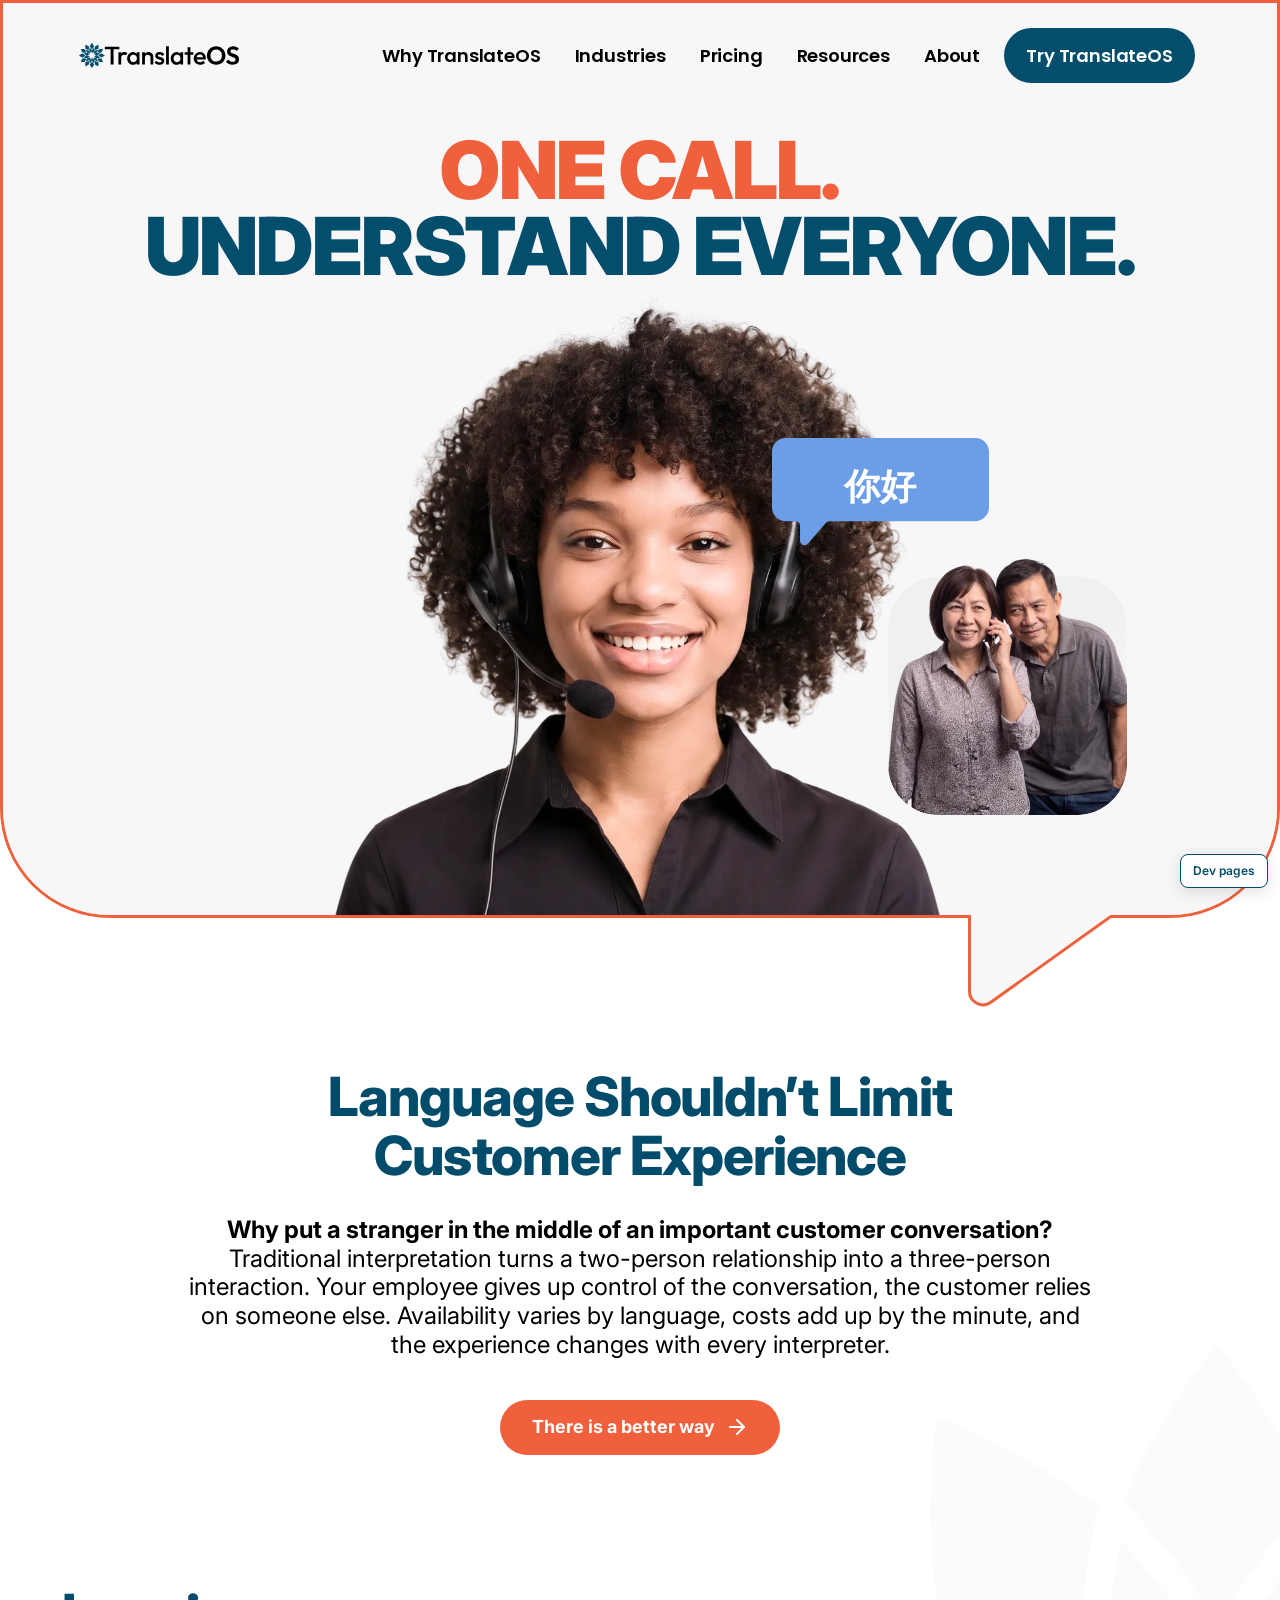
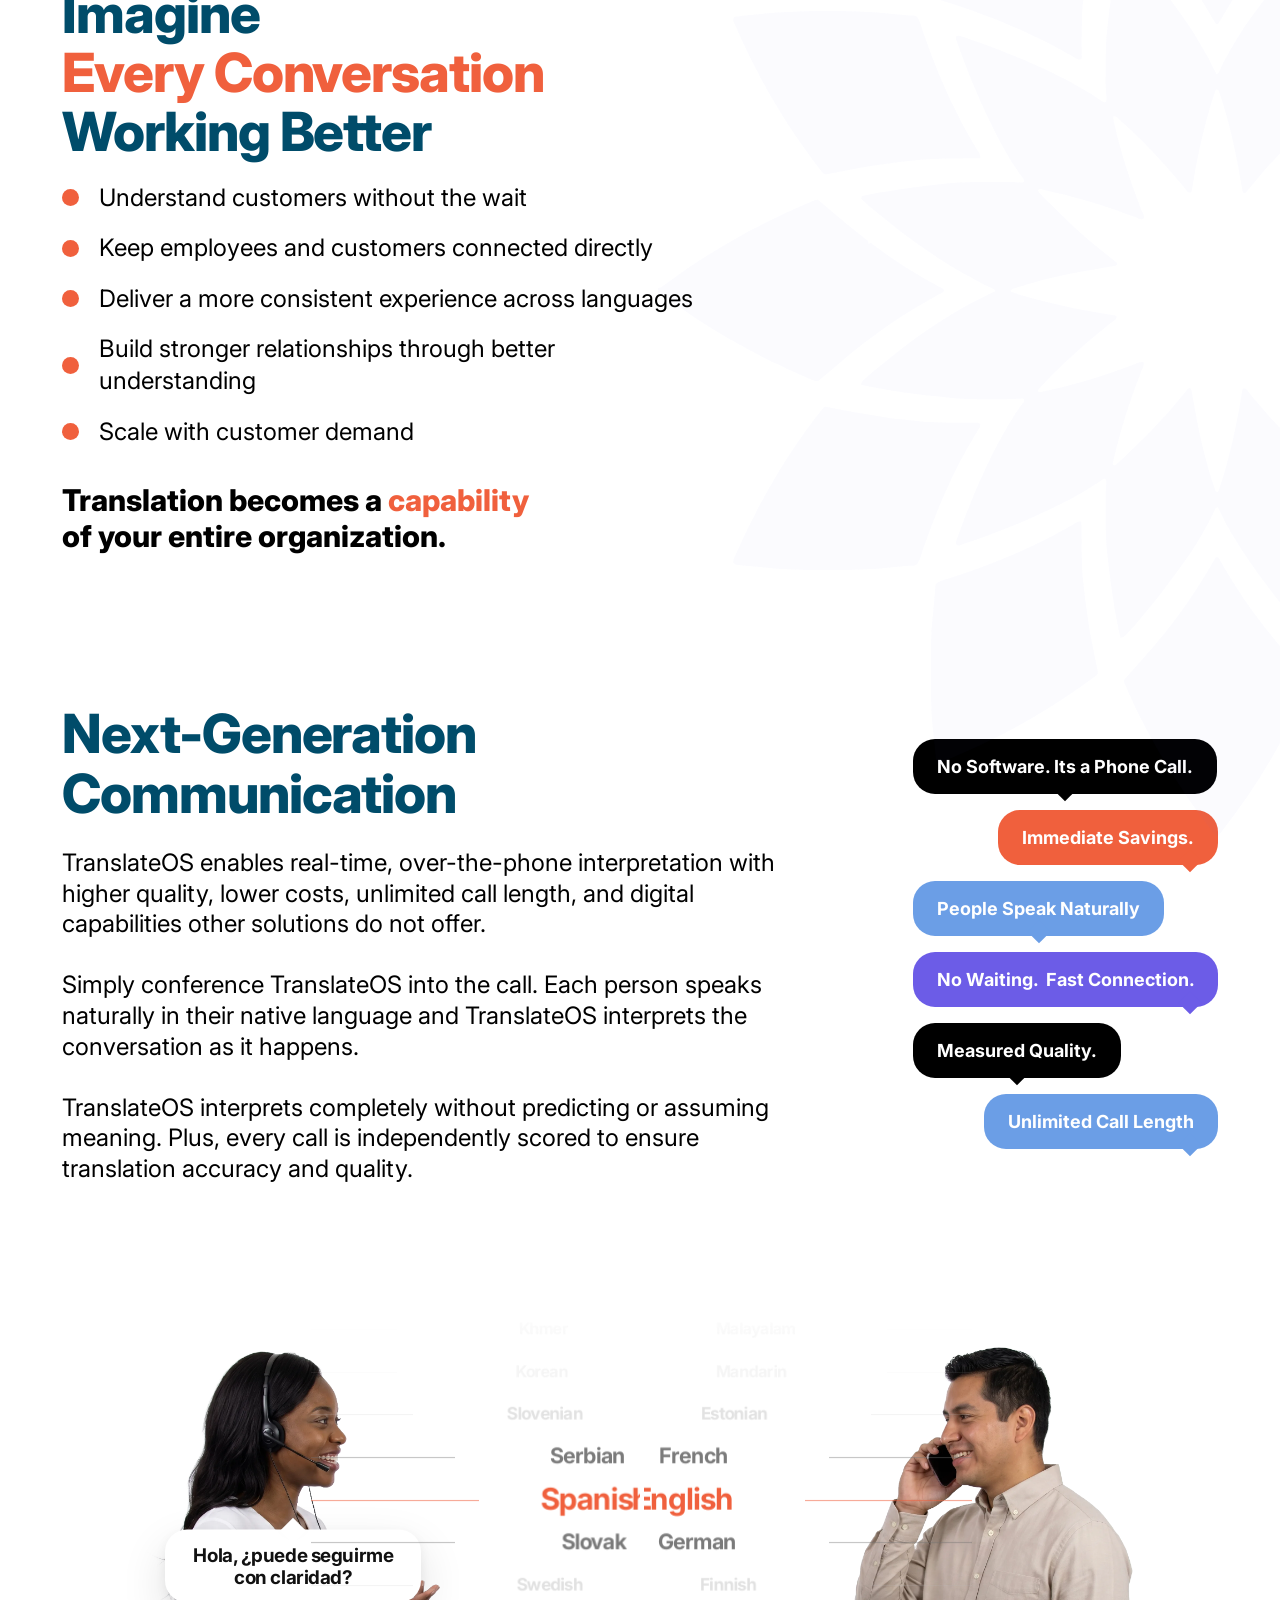
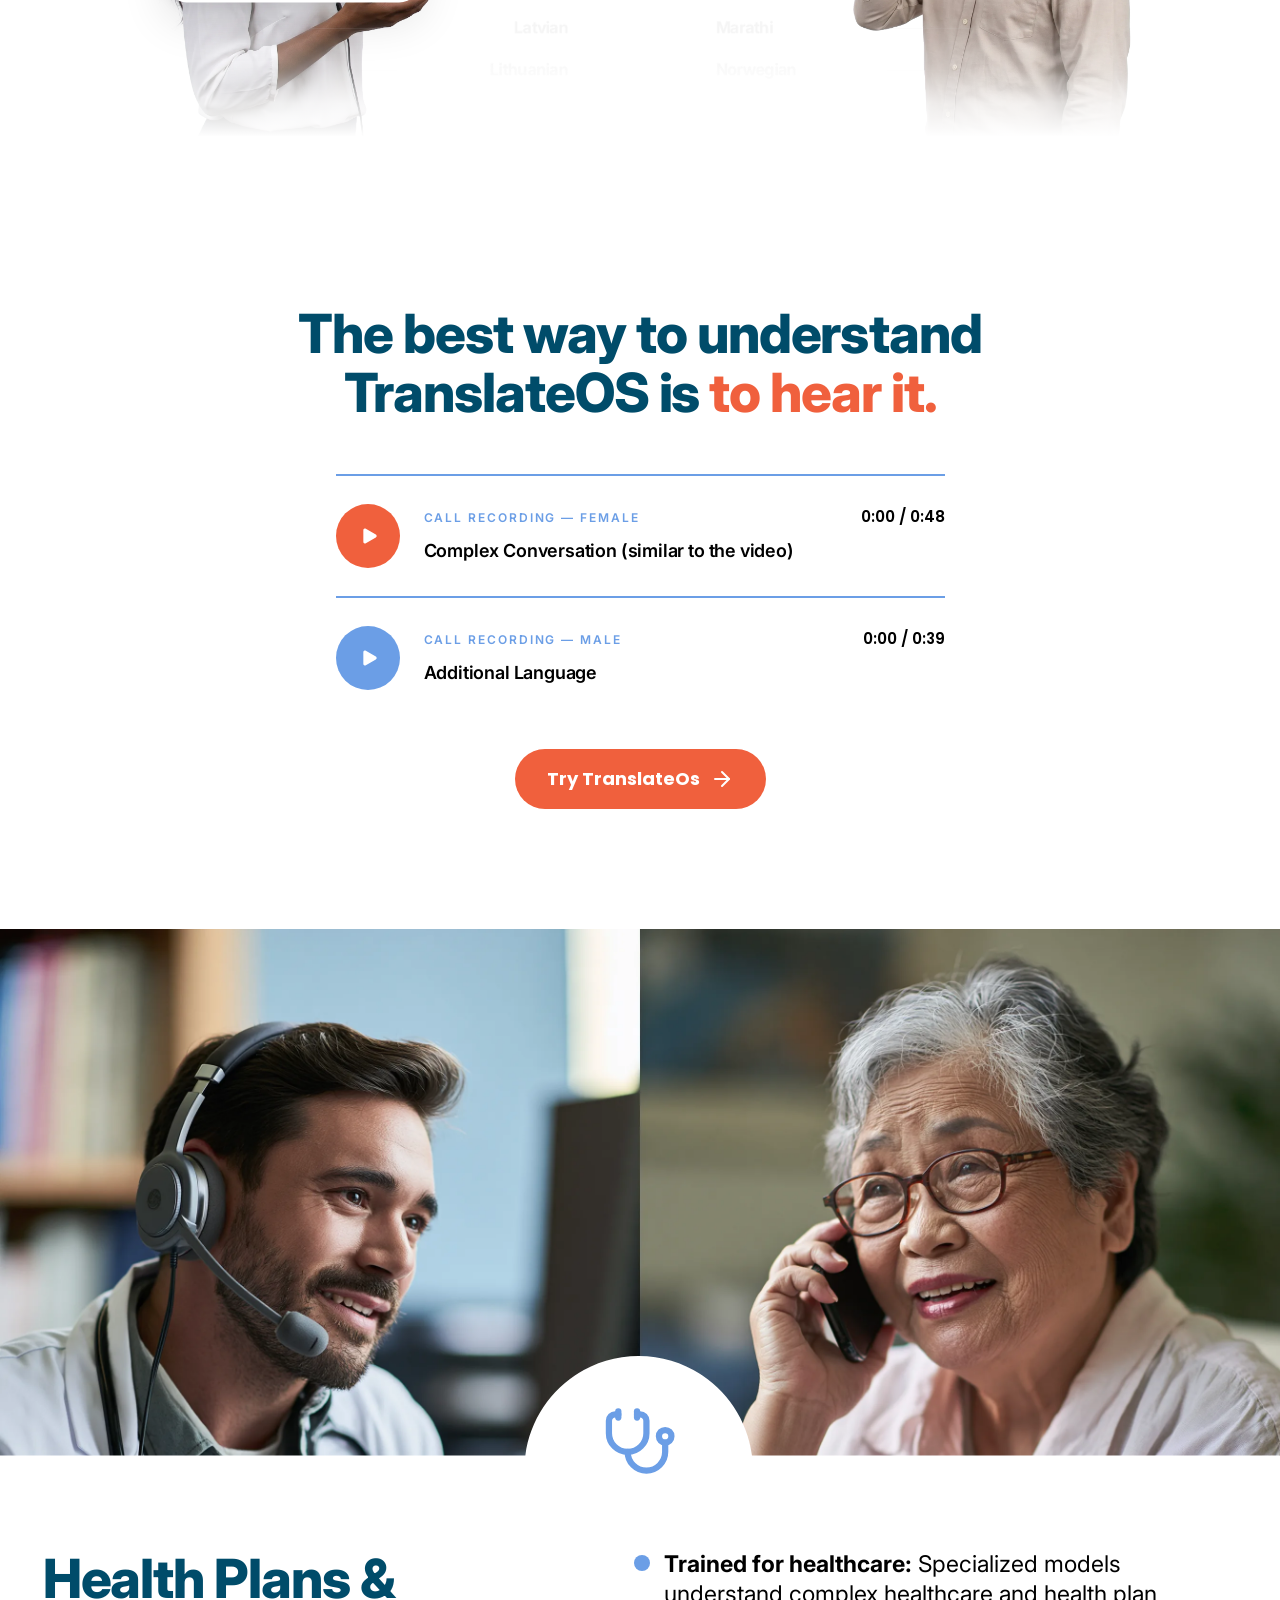
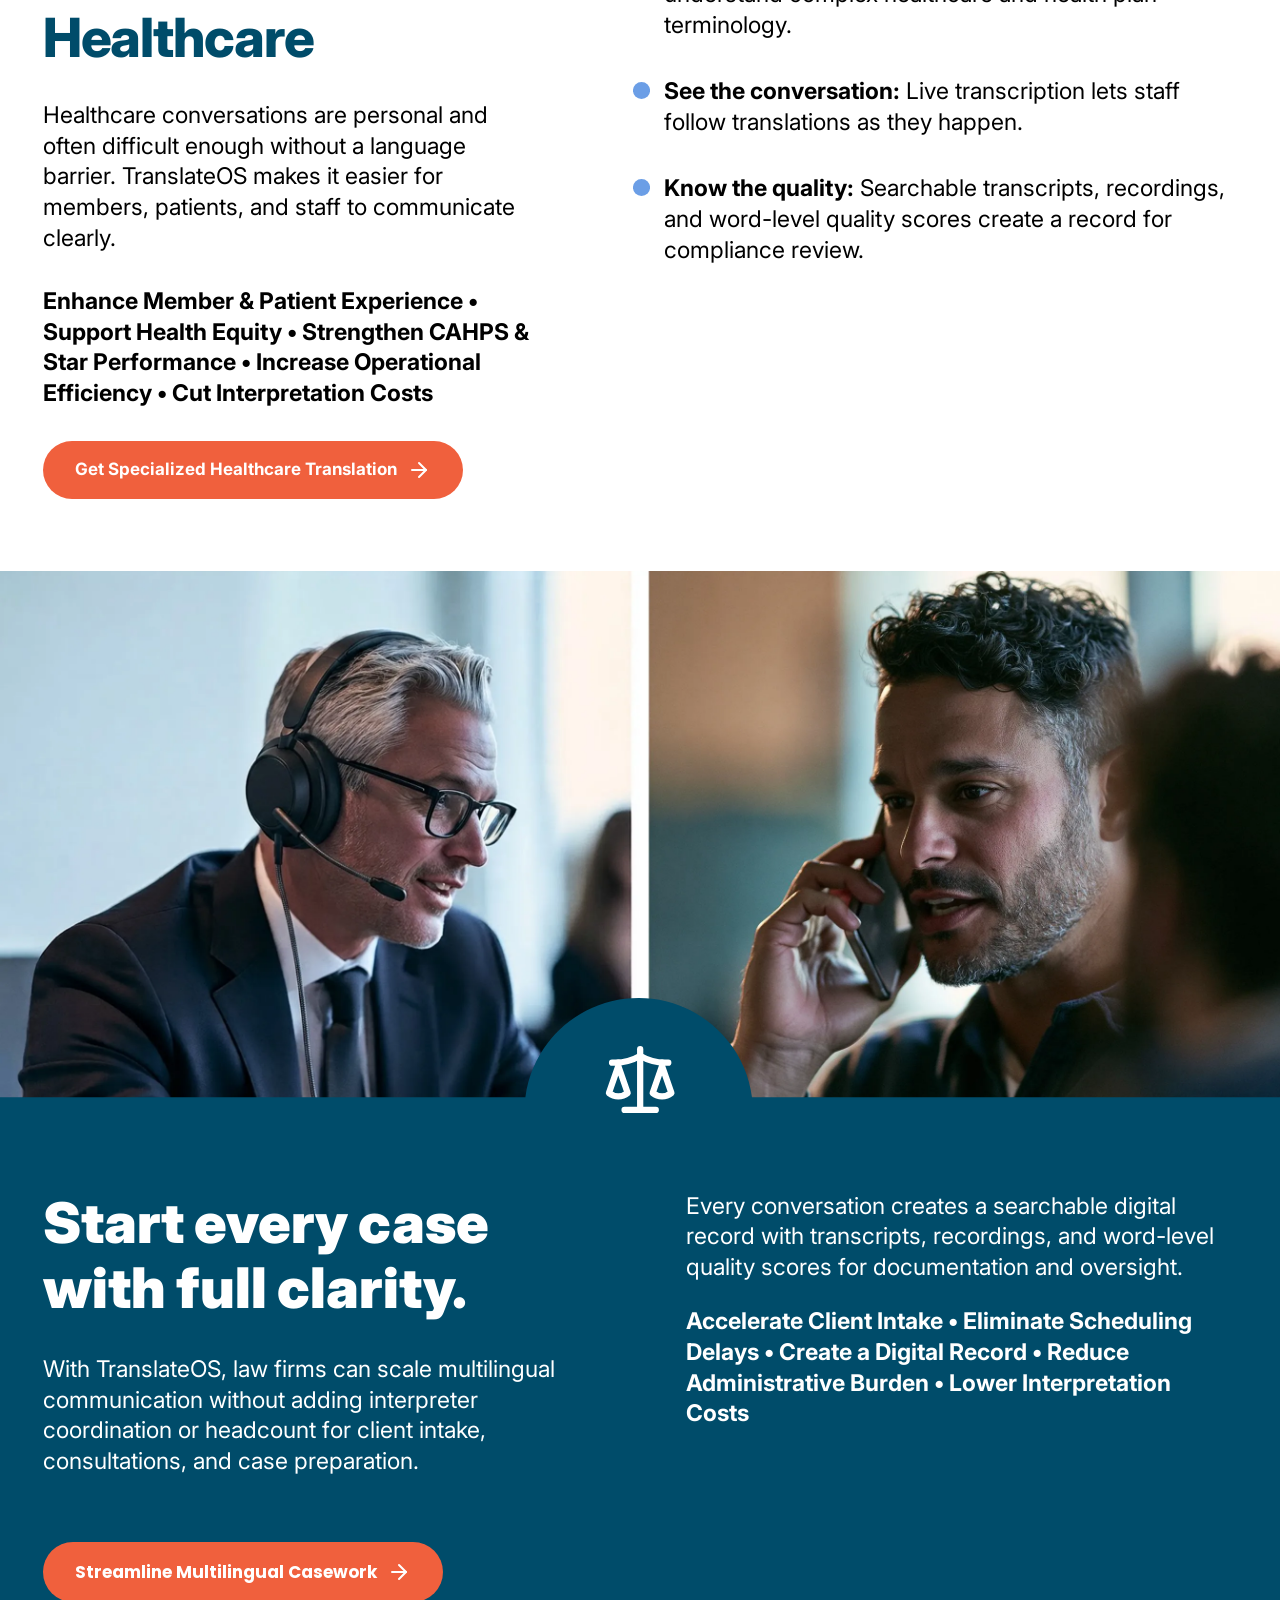
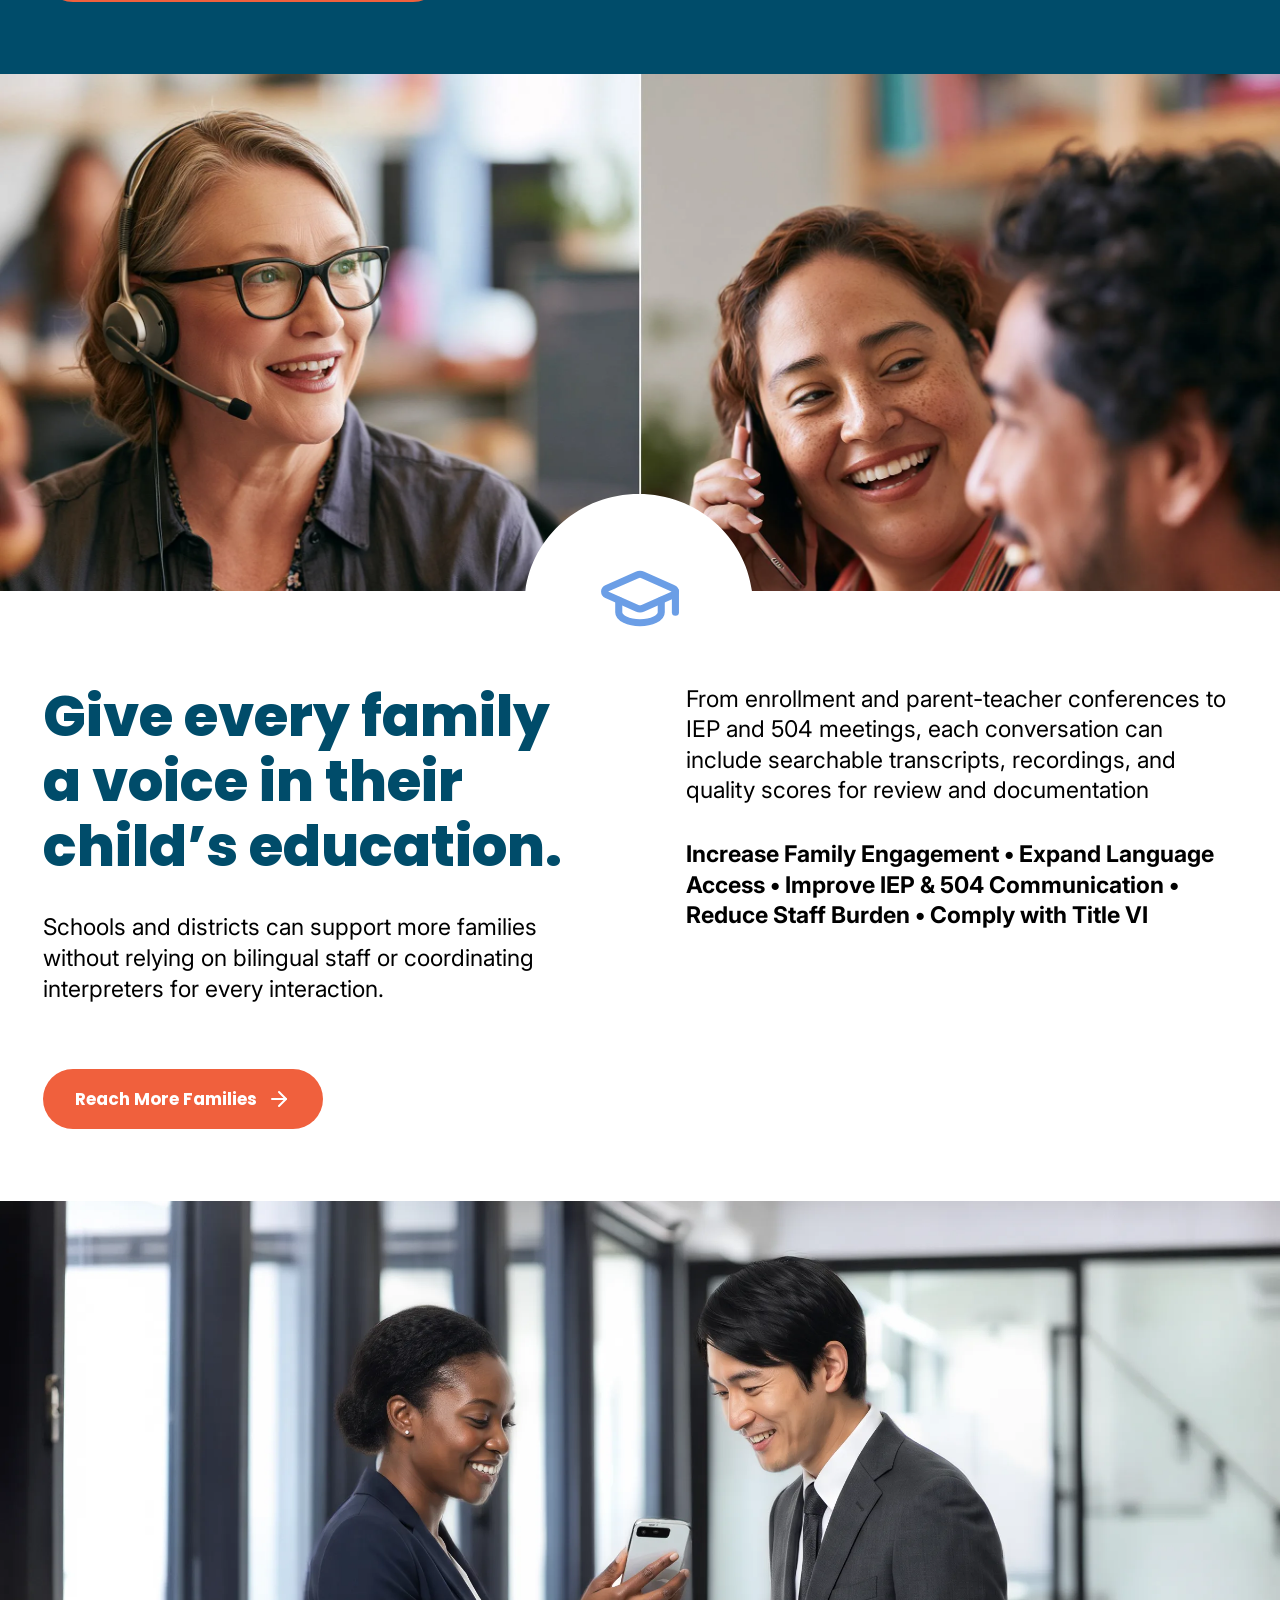
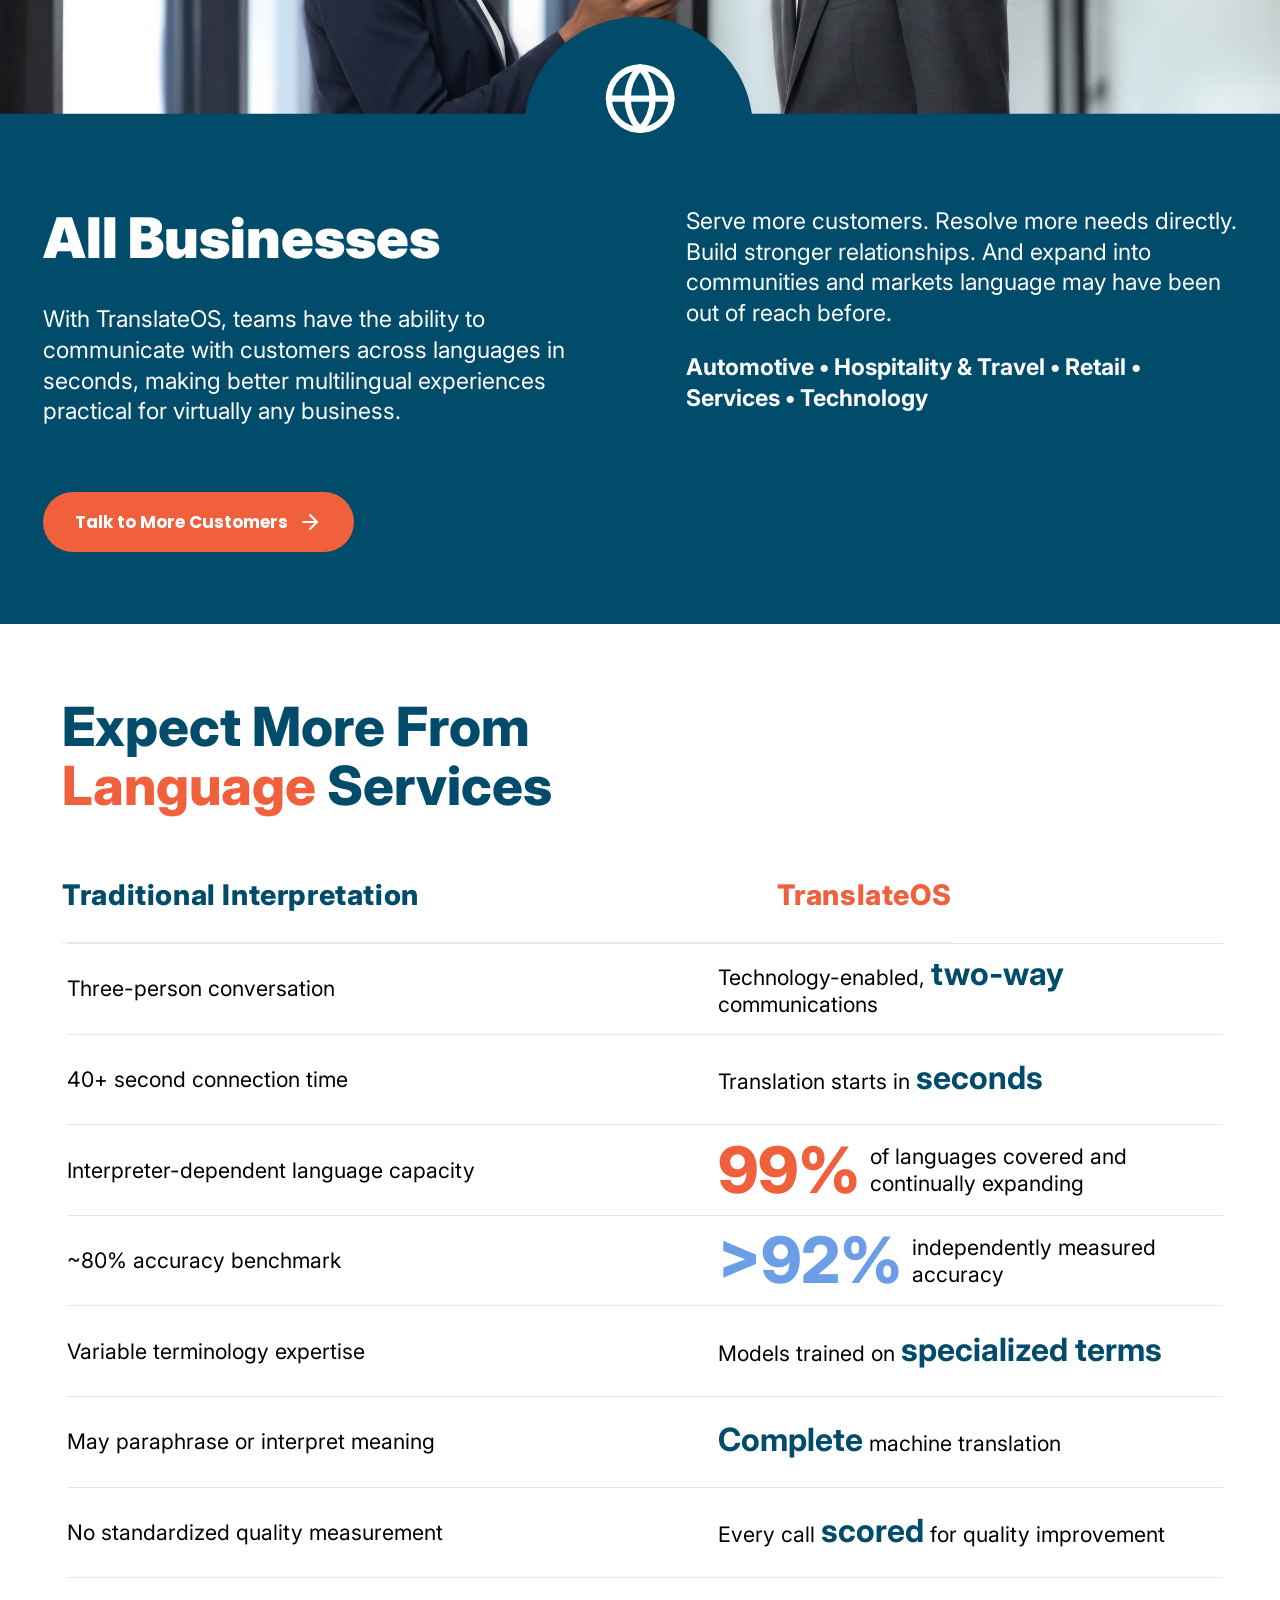
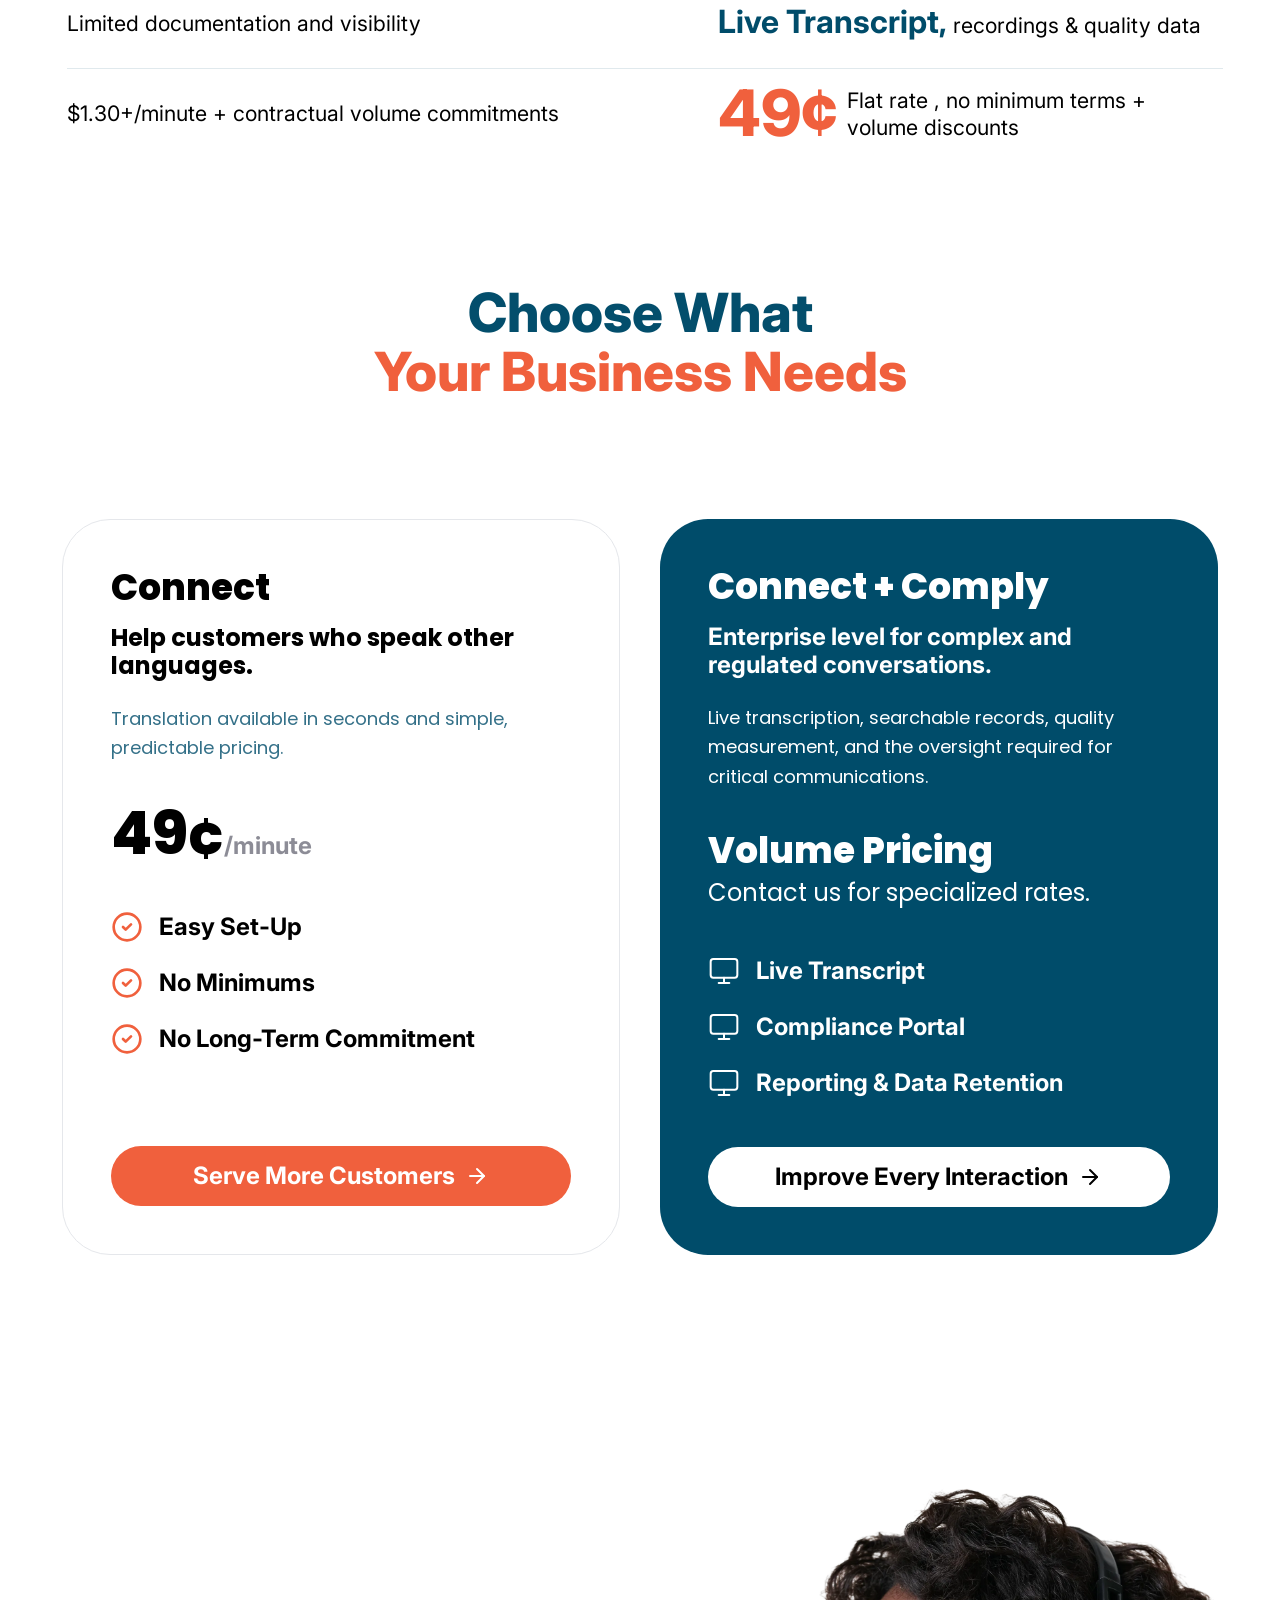
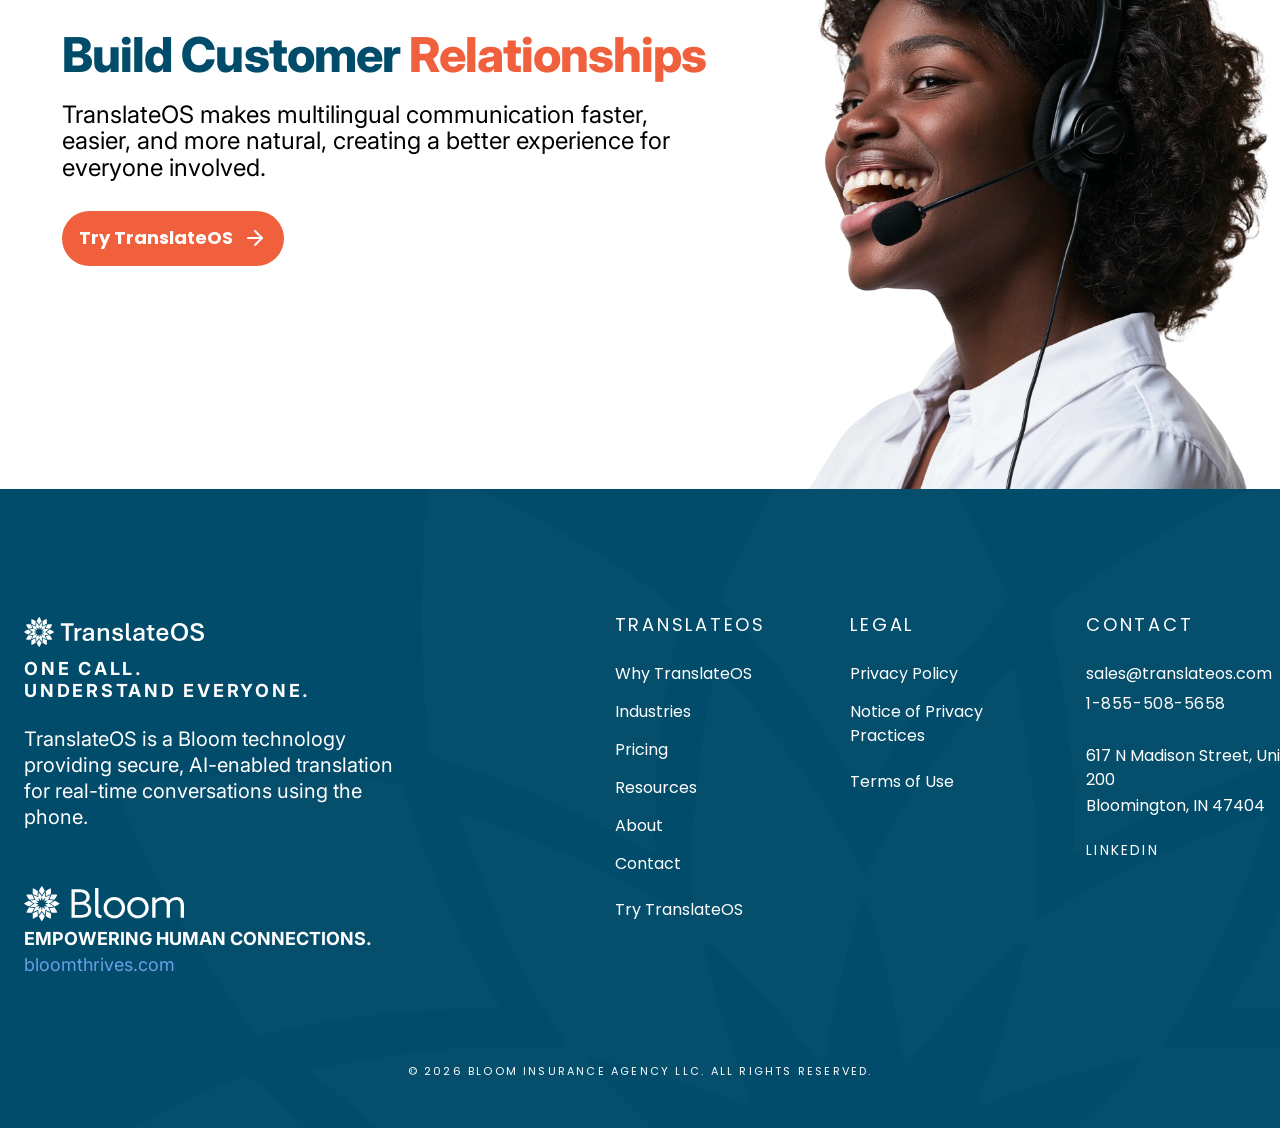
<file: index.html>
<!DOCTYPE html>
<html lang="en">
<head>
  <meta charset="UTF-8" />
  <meta name="viewport" content="width=device-width, initial-scale=1.0" />
  <title>TranslateOS — One Call. Understand Everyone.</title>
  <link rel="preconnect" href="https://fonts.googleapis.com" />
  <link rel="preconnect" href="https://fonts.gstatic.com" crossorigin />
  <link href="https://fonts.googleapis.com/css2?family=Inter:wght@400;600;700;800;900&family=Poppins:wght@400;600;700;800&display=swap" rel="stylesheet" />
  <link rel="stylesheet" href="css/style.css?v=126" />
  <link rel="stylesheet" href="css/pre-footer-cta.css?v=126" />
  <link rel="stylesheet" href="css/dev-nav.css?v=126" />
  <link rel="stylesheet" href="css/language-selector.css?v=126" />
</head>
<body>
  <div class="page">
        <div class="hero-scale">
      <div class="hero-region">
        <div class="hero-region__frame">
                <header class="site-header">
        <div class="site-header__inner">
          <a href="index.html" class="site-header__logo" aria-label="TranslateOS home">
            <img src="assets/svg/logo-translateos.svg" alt="TranslateOS" width="180" height="28" />
          </a>
          <button type="button" class="nav-toggle" aria-label="Open menu" aria-expanded="false" aria-controls="site-nav">
            <span></span><span></span><span></span>
          </button>
          <nav id="site-nav" class="site-nav" aria-label="Primary">
            <button type="button" class="nav-close" aria-label="Close menu"></button>
            <a href="pages/why-translateos.html">Why TranslateOS</a>
            <a href="pages/industries.html">Industries</a>
            <a href="pages/pricing.html">Pricing</a>
            <a href="pages/faq.html">Resources</a>
            <a href="pages/about.html">About</a>
            <a href="pages/contact.html" class="btn btn--brand">Try TranslateOS</a>
          </nav>
        </div>
      </header>
          <section class="hero" aria-labelledby="hero-heading">
            <h1 id="hero-heading" class="hero__headline">
              <span class="line-coral">One Call.</span>
              <span class="line-brand">Understand Everyone.</span>
            </h1>
            <div class="hero__visual">
              <div class="hero__photo-wrap">
                <img class="hero__photo" src="assets/images/hero_image.webp" alt="Customer service representative wearing a headset" width="1048" height="1068" fetchpriority="high" decoding="async" />
              </div>
              <div class="hero__speech" aria-hidden="true">
                <img class="hero__speech-bg" src="assets/svg/speech-bubble-nihao.svg" alt="" width="217" height="107" />
                <span class="hero__speech-text">你好</span>
              </div>
              <div class="hero__inset">
                <img src="assets/images/hero_small_image.webp" alt="Couple smiling on a phone call" width="478" height="514" loading="lazy" decoding="async" />
              </div>
            </div>
          </section>
        </div>
        <img class="hero__tail" src="assets/svg/hero-chat-tail.svg" alt="" width="146" height="105" />
      </div>
    </div>
        <section class="section-intro" aria-labelledby="intro-heading">
      <div class="section-intro__inner">
      <h2 id="intro-heading" class="section-intro__title">Language Shouldn’t Limit Customer Experience</h2>
      <div class="section-intro__body">
        <strong>Why put a stranger in the middle of an important customer conversation?</strong>
        <p>Traditional interpretation turns a two-person relationship into a three-person interaction. Your employee gives up control of the conversation, the customer relies on someone else. Availability varies by language, costs add up by the minute, and the experience changes with every interpreter.</p>
      </div>
      <a href="#" class="btn btn--coral btn--pill-wide section-intro__cta">
        There is a better way
        <img class="btn__icon" src="assets/svg/arrow-right-white.svg" alt="" width="24" height="24" />
      </a>
      </div>
    </section>

    <section class="section-imagine" aria-labelledby="imagine-heading">
      <img class="section-imagine__deco" src="assets/svg/decorative-flower.svg" alt="" width="1118" height="1091" loading="lazy" />
      <div class="section-imagine__content">
        <h2 id="imagine-heading" class="section-imagine__title">
          <span class="section-imagine__title-line">Imagine</span>
          <span class="section-imagine__title-line accent">Every Conversation</span>
          <span class="section-imagine__title-line">Working Better</span>
        </h2>
        <ul class="section-imagine__list">
          <li><img src="assets/svg/bullet-dot.svg" alt="" width="17" height="17" />Understand customers without the wait</li>
          <li><img src="assets/svg/bullet-dot.svg" alt="" width="17" height="17" />Keep employees and customers connected directly</li>
          <li><img src="assets/svg/bullet-dot.svg" alt="" width="17" height="17" />Deliver a more consistent experience across languages</li>
          <li><img src="assets/svg/bullet-dot.svg" alt="" width="17" height="17" />Build stronger relationships through better understanding</li>
          <li><img src="assets/svg/bullet-dot.svg" alt="" width="17" height="17" />Scale with customer demand</li>
        </ul>
        <p class="section-imagine__tagline">
          Translation becomes a <span class="accent">capability</span> of your entire organization.
        </p>
      </div>
    </section>

    <section class="section-nextgen" aria-labelledby="nextgen-heading">
      <div class="section-nextgen__grid">
        <div class="section-nextgen__copy">
          <h2 id="nextgen-heading" class="section-nextgen__title">Next-Generation Communication</h2>
          <div class="section-nextgen__body">
            <p class="section-nextgen__text">TranslateOS enables real-time, over-the-phone interpretation with higher quality, lower costs, unlimited call length, and digital capabilities other solutions do not offer.</p>
            <p class="section-nextgen__text">Simply conference TranslateOS into the call. Each person speaks naturally in their native language and TranslateOS interprets the conversation as it happens.</p>
            <p class="section-nextgen__text">TranslateOS interprets completely without predicting or assuming meaning. Plus, every call is independently scored to ensure translation accuracy and quality.</p>
          </div>
        </div>
        <div class="chat-reveal" aria-label="Product benefits">
          <div class="chat-bubble-row">
            <div class="chat-bubble chat-bubble--black chat-bubble--left">No Software. Its a Phone Call.</div>
          </div>
          <div class="chat-bubble-row chat-bubble-row--right">
            <div class="chat-bubble chat-bubble--coral chat-bubble--right">Immediate Savings.</div>
          </div>
          <div class="chat-bubble-row">
            <div class="chat-bubble chat-bubble--blue chat-bubble--left">People Speak Naturally</div>
          </div>
          <div class="chat-bubble-row chat-bubble-row--right">
            <div class="chat-bubble chat-bubble--purple chat-bubble--right chat-bubble--pre">No Waiting.  Fast Connection.</div>
          </div>
          <div class="chat-bubble-row">
            <div class="chat-bubble chat-bubble--black chat-bubble--left">Measured Quality.</div>
          </div>
          <div class="chat-bubble-row chat-bubble-row--right">
            <div class="chat-bubble chat-bubble--blue chat-bubble--right">Unlimited Call Length</div>
          </div>
        </div>
      </div>
    </section>

    <section class="section-translation" aria-label="Real-time translation between languages">
      <div class="section-translation__selector" id="gptread-language">
        <div class="gptread-language__stage">
          <div class="gptread-language__figure gptread-language__figure--left" aria-hidden="true">
            <img src="assets/images/translation-woman.webp" alt="" width="415" height="539" loading="lazy" decoding="async" />
            <div class="gptread-language__bubble" data-bubble="left" aria-hidden="true">
              <div class="gptread-language__bubble-card" data-bubble-card="left">Hola, ¿puede seguirme con&nbsp;claridad?</div>
            </div>
          </div>
          <div class="gptread-language__figure gptread-language__figure--right" aria-hidden="true">
            <img src="assets/images/translation-man.webp" alt="" width="407" height="566" loading="lazy" decoding="async" />
            <div class="gptread-language__bubble" data-bubble="right" aria-hidden="true">
              <div class="gptread-language__bubble-card" data-bubble-card="right">Hello! Yes, of&nbsp;course. I&nbsp;understand you very&nbsp;well.</div>
            </div>
          </div>
          <div class="gptread-language__wheel gptread-language__wheel--left" data-wheel="left" aria-label="Spanish">
            <div class="gptread-language__viewport">
              <div class="gptread-language__line-track" aria-hidden="true"></div>
              <div class="gptread-language__label-track" aria-hidden="true"></div>
            </div>
          </div>
          <div class="gptread-language__wheel gptread-language__wheel--right" data-wheel="right" aria-label="English">
            <div class="gptread-language__viewport">
              <div class="gptread-language__line-track" aria-hidden="true"></div>
              <div class="gptread-language__label-track" aria-hidden="true"></div>
            </div>
          </div>
        </div>
      </div>
    </section>

    <section class="section-audio" aria-labelledby="audio-heading">
      <div class="section-audio__inner">
      <h2 id="audio-heading" class="section-audio__title">
        The best way to understand TranslateOS is<span class="accent"> to hear it.</span>
      </h2>
      <div class="audio-list">
        <article class="audio-item">
          <button type="button" class="audio-item__play audio-item__play--coral" aria-label="Play call recording — female">
            <img src="assets/svg/play-icon.svg" alt="" width="26" height="22" />
          </button>
          <div class="audio-item__meta">
            <div class="audio-item__row">
              <span class="audio-item__label">Call recording — female</span>
              <span class="audio-item__time">0:00 / 0:48</span>
            </div>
            <p class="audio-item__title">Complex Conversation (similar to the video)</p>
          </div>
        </article>
        <article class="audio-item">
          <button type="button" class="audio-item__play audio-item__play--blue" aria-label="Play call recording — male">
            <img src="assets/svg/play-icon.svg" alt="" width="26" height="22" />
          </button>
          <div class="audio-item__meta">
            <div class="audio-item__row">
              <span class="audio-item__label">Call recording — male</span>
              <span class="audio-item__time">0:00 / 0:39</span>
            </div>
            <p class="audio-item__title">Additional Language</p>
          </div>
        </article>
      </div>
      <a href="#" class="btn btn--coral btn--pill-wide">
        Try TranslateOs
        <img class="btn__icon" src="assets/svg/arrow-icon.svg" alt="" width="24" height="24" />
      </a>
      </div>
    </section>

    <article class="industry-block industry-block--healthcare">
      <div class="industry-block__stage">
      <div class="industry-block__media">
      <div class="industry-block__banner">
        <img src="assets/images/industry-healthcare-photo.webp" alt="Healthcare professional with patient" width="1441" height="806" loading="lazy" />
      </div>
      <img class="industry-block__wave" src="assets/svg/wave-healthcare.svg" alt="" width="1440" height="838" />
      <img class="industry-block__icon" src="assets/svg/icon-healthcare.svg" alt="" width="84" height="84" />
      </div>
      <div class="industry-block__body">
        <div class="industry-block__grid">
          <div class="industry-block__col">
            <h2 class="industry-block__heading">Health Plans &amp; Healthcare</h2>
            <p class="industry-block__copy">Healthcare conversations are personal and often difficult enough without a language barrier. TranslateOS makes it easier for members, patients, and staff to communicate clearly.</p>
            <p class="industry-block__bullets">Enhance Member &amp; Patient Experience • Support Health Equity • Strengthen CAHPS &amp; Star Performance • Increase Operational Efficiency • Cut Interpretation Costs</p>
            <a href="#" class="btn btn--coral btn--pill-wide industry-block__cta">
              Get Specialized Healthcare Translation
              <img class="btn__icon" src="assets/svg/arrow-icon.svg" alt="" width="24" height="24" />
            </a>
          </div>
          <div class="industry-block__col industry-block__features">
            <div class="industry-block__feature">
              <span class="industry-block__feature-marker" aria-hidden="true"></span>
              <p><strong>Trained for healthcare:</strong> Specialized models understand complex healthcare and health plan terminology.</p>
            </div>
            <div class="industry-block__feature">
              <span class="industry-block__feature-marker" aria-hidden="true"></span>
              <p><strong>See the conversation:</strong> Live transcription lets staff follow translations as they happen.</p>
            </div>
            <div class="industry-block__feature">
              <span class="industry-block__feature-marker" aria-hidden="true"></span>
              <p><strong>Know the quality:</strong> Searchable transcripts, recordings, and word-level quality scores create a record for compliance review.</p>
            </div>
          </div>
        </div>
      </div>
      </div>
    </article>

    <article class="industry-block industry-block--legal">
      <div class="industry-block__stage">
      <div class="industry-block__media">
      <div class="industry-block__banner">
        <img src="assets/images/industry-legal-photo.webp" alt="Legal professionals in consultation" width="1441" height="806" loading="lazy" />
      </div>
      <img class="industry-block__wave" src="assets/svg/wave-legal.svg" alt="" width="1440" height="762" />
      <img class="industry-block__icon" src="assets/svg/icon-legal.svg" alt="" width="84" height="84" />
      </div>
      <div class="industry-block__body">
        <div class="industry-block__grid">
          <div class="industry-block__col">
            <h2 class="industry-block__heading">Start every case with full clarity.</h2>
            <p class="industry-block__copy">With TranslateOS, law firms can scale multilingual communication without adding interpreter coordination or headcount for client intake, consultations, and case preparation.</p>
            <a href="#" class="btn btn--coral btn--pill-wide industry-block__cta">
              Streamline Multilingual Casework
              <img class="btn__icon" src="assets/svg/arrow-icon.svg" alt="" width="24" height="24" />
            </a>
          </div>
          <div class="industry-block__col">
            <p class="industry-block__copy">Every conversation creates a searchable digital record with transcripts, recordings, and word-level quality scores for documentation and oversight.</p>
            <p class="industry-block__bullets">Accelerate Client Intake • Eliminate Scheduling Delays • Create a Digital Record • Reduce Administrative Burden • Lower Interpretation Costs</p>
          </div>
        </div>
      </div>
      </div>
    </article>

    <article class="industry-block industry-block--education">
      <div class="industry-block__stage">
      <div class="industry-block__media">
      <div class="industry-block__banner">
        <img src="assets/images/industry-education-photo.webp" alt="Teacher meeting with a parent" width="1459" height="815" loading="lazy" />
      </div>
      <img class="industry-block__wave" src="assets/svg/wave-education.svg" alt="" width="1440" height="762" />
      <img class="industry-block__icon" src="assets/svg/icon-education.svg" alt="" width="85" height="83" />
      </div>
      <div class="industry-block__body">
        <div class="industry-block__grid">
          <div class="industry-block__col">
            <h2 class="industry-block__heading">Give every family a voice in their child’s education.</h2>
            <p class="industry-block__copy">Schools and districts can support more families without relying on bilingual staff or coordinating interpreters for every interaction.</p>
            <a href="#" class="btn btn--coral btn--pill-wide industry-block__cta">
              Reach More Families
              <img class="btn__icon" src="assets/svg/arrow-icon.svg" alt="" width="24" height="24" />
            </a>
          </div>
          <div class="industry-block__col">
            <p class="industry-block__copy">From enrollment and parent-teacher conferences to IEP and 504 meetings, each conversation can include searchable transcripts, recordings, and quality scores for review and documentation</p>
            <p class="industry-block__bullets">Increase Family Engagement • Expand Language Access • Improve IEP &amp; 504 Communication • Reduce Staff Burden • Comply with Title VI</p>
          </div>
        </div>
      </div>
      </div>
    </article>

    <article class="industry-block industry-block--business">
      <div class="industry-block__stage">
      <div class="industry-block__media">
      <div class="industry-block__banner">
        <img src="assets/images/industry-business-photo.webp" alt="Business professionals reviewing a phone" width="1463" height="818" loading="lazy" />
      </div>
      <img class="industry-block__wave" src="assets/svg/wave-business.svg" alt="" width="1440" height="692" />
      <img class="industry-block__icon" src="assets/svg/icon-business.svg" alt="" width="84" height="84" />
      </div>
      <div class="industry-block__body">
        <div class="industry-block__grid">
          <div class="industry-block__col">
            <h2 class="industry-block__heading">All Businesses</h2>
            <p class="industry-block__copy">With TranslateOS, teams have the ability to communicate with customers across languages in seconds, making better multilingual experiences practical for virtually any business.</p>
            <a href="#" class="btn btn--coral btn--pill-wide industry-block__cta">
              Talk to More Customers
              <img class="btn__icon" src="assets/svg/arrow-icon.svg" alt="" width="24" height="24" />
            </a>
          </div>
          <div class="industry-block__col">
            <p class="industry-block__copy">Serve more customers. Resolve more needs directly. Build stronger relationships. And expand into communities and markets language may have been out of reach before.</p>
            <p class="industry-block__bullets">Automotive • Hospitality &amp; Travel • Retail • Services • Technology</p>
          </div>
        </div>
      </div>
      </div>
    </article>

    <section class="section-compare" aria-labelledby="compare-heading">
      <h2 id="compare-heading" class="section-compare__title">
        Expect More From <span class="accent">Language</span> Services
      </h2>
      <div class="compare-table">
        <div class="compare-table__header">
          <span class="compare-table__header-left">Traditional Interpretation</span>
          <span class="compare-table__header-right">TranslateOS</span>
        </div>
        <div class="compare-row">
          <span class="compare-row__left">Three-person conversation</span>
          <span class="compare-row__right">Technology-enabled, <strong>two-way</strong> communications</span>
        </div>
        <div class="compare-row">
          <span class="compare-row__left">40+ second connection time</span>
          <span class="compare-row__right">Translation starts in <strong>seconds</strong></span>
        </div>
        <div class="compare-row compare-row--stat">
          <span class="compare-row__left">Interpreter-dependent language capacity</span>
          <span class="compare-row__right compare-row__right--stat"><span class="compare-stat compare-stat--coral">99%</span><span class="compare-row__stat-copy compare-row__stat-copy--wide"> of languages covered and continually expanding</span></span>
        </div>
        <div class="compare-row compare-row--stat">
          <span class="compare-row__left">~80% accuracy benchmark</span>
          <span class="compare-row__right compare-row__right--stat"><span class="compare-stat compare-stat--blue">&gt;92%</span><span class="compare-row__stat-copy"> independently measured accuracy</span></span>
        </div>
        <div class="compare-row">
          <span class="compare-row__left">Variable terminology expertise</span>
          <span class="compare-row__right">Models trained on <strong>specialized terms</strong></span>
        </div>
        <div class="compare-row">
          <span class="compare-row__left">May paraphrase or interpret meaning</span>
          <span class="compare-row__right"><strong>Complete</strong> machine translation</span>
        </div>
        <div class="compare-row">
          <span class="compare-row__left">No standardized quality measurement</span>
          <span class="compare-row__right">Every call <strong>scored</strong> for quality improvement</span>
        </div>
        <div class="compare-row">
          <span class="compare-row__left">Limited documentation and visibility</span>
          <span class="compare-row__right"><strong>Live Transcript,</strong> recordings &amp; quality data</span>
        </div>
        <div class="compare-row compare-row--stat">
          <span class="compare-row__left">$1.30+/minute + contractual volume commitments</span>
          <span class="compare-row__right compare-row__right--stat"><span class="compare-stat compare-stat--coral">49¢</span><span class="compare-row__stat-copy"> Flat rate , no minimum terms + volume discounts</span></span>
        </div>
      </div>
    </section>

    <section class="section-pricing" aria-labelledby="pricing-heading">
      <h2 id="pricing-heading" class="section-pricing__title">
        Choose What<br />
        <span class="accent">Your Business Needs</span>
      </h2>
      <div class="pricing-cards">
        <article class="pricing-card pricing-card--light">
          <h3 class="pricing-card__name">Connect</h3>
          <p class="pricing-card__subtitle">Help customers who speak other languages.</p>
          <p class="pricing-card__desc">Translation available in seconds and simple, predictable pricing.</p>
          <p class="pricing-card__price">49¢<small>/minute</small></p>
          <ul class="pricing-card__list">
            <li><img src="assets/svg/check-orange.svg" alt="" width="32" height="32" />Easy Set-Up</li>
            <li><img src="assets/svg/check-orange.svg" alt="" width="32" height="32" />No Minimums</li>
            <li><img src="assets/svg/check-orange.svg" alt="" width="32" height="32" />No Long-Term Commitment</li>
          </ul>
          <a href="#" class="btn btn--coral">
            Serve More Customers
            <img class="btn__icon" src="assets/svg/arrow-icon.svg" alt="" width="24" height="24" />
          </a>
        </article>
        <article class="pricing-card pricing-card--dark">
          <h3 class="pricing-card__name">Connect + Comply</h3>
          <p class="pricing-card__subtitle">Enterprise level for complex and regulated conversations.</p>
          <p class="pricing-card__desc">Live transcription, searchable records, quality measurement, and the oversight required for critical communications.</p>
          <p class="pricing-card__price">Volume Pricing</p>
          <p class="pricing-card__volume-note">Contact us for specialized rates.</p>
          <ul class="pricing-card__list">
            <li><img src="assets/svg/pricing-feature-dark.svg" alt="" width="32" height="32" />Live Transcript</li>
            <li><img src="assets/svg/pricing-feature-dark.svg" alt="" width="32" height="32" />Compliance Portal</li>
            <li><img src="assets/svg/pricing-feature-dark.svg" alt="" width="32" height="32" />Reporting &amp; Data Retention</li>
          </ul>
          <a href="#" class="btn btn--white">
            Improve Every Interaction
            <img class="btn__icon" src="assets/svg/arrow-right-dark.svg" alt="" width="24" height="24" />
          </a>
        </article>
      </div>
    </section>
  </div>
    <div class="site-bottom">
    <section class="pre-footer-cta pre-footer-cta--img-bleed"
  aria-labelledby="pre-footer-cta-heading">
  <div class="pre-footer-cta__inner">
    <div class="pre-footer-cta__content">
      <div class="pre-footer-cta__copy">
        <h2 id="pre-footer-cta-heading" class="pre-footer-cta__title">
          Build Customer <span class="accent">Relationships</span></h2>
        <div class="pre-footer-cta__body">
                      <p class="pre-footer-cta__text">TranslateOS makes multilingual communication faster, easier, and more natural, creating a better experience for everyone involved.</p>
                  </div>
      </div>
      <a href="#"
        class="btn btn--coral pre-footer-cta__btn">Try TranslateOS <img
          class="btn__icon" src="assets/svg/arrow-right-white.svg" alt="" width="24"
          height="24" /></a>
    </div>
    <div class="pre-footer-cta__visual">
      <img src="assets/images/cta-relationships.webp" alt="People connecting through conversation"
        width="482" height="607" loading="lazy" decoding="async" />
    </div>
  </div>
</section>
    <footer class="site-footer">
      <img class="site-footer__texture" src="assets/images/footer-texture.webp" alt="" width="1440" height="624" loading="lazy" />
      <div class="site-footer__inner">
        <div class="site-footer__top">
          <div class="site-footer__brand">
            <div class="site-footer__brand-head">
              <img class="site-footer__brand-logo" src="assets/svg/logo-translateos-white.svg" alt="TranslateOS" width="180" height="30" />
              <p class="site-footer__tagline">One Call.<br />Understand Everyone.</p>
            </div>
            <p class="site-footer__about">TranslateOS is a Bloom technology providing secure, AI-enabled translation for real-time conversations using the phone.</p>
            <div class="site-footer__brand-bloom">
              <img class="site-footer__bloom" src="assets/svg/logo-bloom.svg" alt="Bloom" width="160" height="36" />
              <p class="site-footer__bloom-tag">Empowering Human Connections.</p>
              <a class="site-footer__bloom-link" href="https://bloomthrives.com">bloomthrives.com</a>
            </div>
          </div>
          <div class="site-footer__cols">
            <div class="site-footer__col site-footer__col--nav">
              <h3>TranslateOS</h3>
              <ul>
                <li><a href="pages/why-translateos.html">Why TranslateOS</a></li>
                <li><a href="pages/industries.html">Industries</a></li>
                <li><a href="pages/pricing.html">Pricing</a></li>
                <li><a href="pages/faq.html">Resources</a></li>
                <li><a href="pages/about.html">About</a></li>
                <li><a href="pages/contact.html">Contact</a></li>
                <li><a href="pages/contact.html">Try TranslateOS</a></li>
              </ul>
            </div>
            <div class="site-footer__col site-footer__col--nav">
              <h3>Legal</h3>
              <ul>
                <li><a href="#">Privacy Policy</a></li>
                <li><a href="#">Notice of Privacy Practices</a></li>
                <li><a href="#">Terms of Use</a></li>
              </ul>
            </div>
            <div class="site-footer__col site-footer__col--contact">
              <h3>Contact</h3>
              <ul>
                <li><a href="mailto:sales@translateos.com">sales@translateos.com</a></li>
                <li class="site-footer__phone">1-855-508-5658</li>
              </ul>
              <ul class="site-footer__address-block" aria-label="Address">
                <li class="site-footer__address-line">617 N Madison Street, Unit 200</li>
                <li class="site-footer__address-line">Bloomington, IN 47404</li>
              </ul>
              <p class="site-footer__linkedin"><a href="#">LinkedIn</a></p>
            </div>
          </div>
        </div>
        <p class="site-footer__copy">© 2026 Bloom Insurance Agency LLC. All rights reserved.</p>
      </div>
    </footer>
  </div>
  <div class="dev-nav" data-dev-nav>
  <button type="button" class="dev-nav__toggle" aria-expanded="false" aria-controls="dev-nav-panel">
    Dev pages
  </button>
  <div id="dev-nav-panel" class="dev-nav__panel" hidden>
    <p class="dev-nav__title">TranslateOS — Figma map</p>
    <ul class="dev-nav__list">
      <li>
        <a href="index.html" aria-current="page">
          Homepage          <span class="dev-nav__figma">45933:34554</span>
        </a>
      </li>
      <li>
        <a href="pages/why-translateos.html">
          Why TranslateOS          <span class="dev-nav__figma">45933:38255</span>
        </a>
      </li>
      <li>
        <a href="pages/industries.html">
          Industries (hub)        </a>
      </li>
      <li>
        <a href="pages/healthcare.html">
          Health plans          <span class="dev-nav__figma">45933:35214</span>
        </a>
      </li>
      <li>
        <a href="pages/education.html">
          Education          <span class="dev-nav__figma">45933:35504</span>
        </a>
      </li>
      <li>
        <a href="pages/legal.html">
          Legal          <span class="dev-nav__figma">45933:35753</span>
        </a>
      </li>
      <li>
        <a href="pages/business.html">
          All businesses          <span class="dev-nav__figma">45933:36623</span>
        </a>
      </li>
      <li>
        <a href="pages/pricing.html">
          Pricing          <span class="dev-nav__figma">45933:36952</span>
        </a>
      </li>
      <li>
        <a href="pages/faq.html">
          Resources (FAQ)          <span class="dev-nav__figma">45933:37344</span>
        </a>
      </li>
      <li>
        <a href="pages/press-release.html">
          Press release          <span class="dev-nav__figma">45933:37632</span>
        </a>
      </li>
      <li>
        <a href="pages/about.html">
          About          <span class="dev-nav__figma">45933:36066</span>
        </a>
      </li>
      <li>
        <a href="pages/languages.html">
          Languages          <span class="dev-nav__figma">45933:38575</span>
        </a>
      </li>
      <li>
        <a href="pages/technical.html">
          Technical          <span class="dev-nav__figma">45933:39136</span>
        </a>
      </li>
      <li>
        <a href="pages/contact.html">
          Contact          <span class="dev-nav__figma">45933:39574</span>
        </a>
      </li>
    </ul>
  </div>
</div>
  <script src="js/language-selector.js"></script>
  <script src="js/main.js?v=126"></script>
  <script src="js/dev-nav.js?v=126"></script>
</body>
</html>
</file>
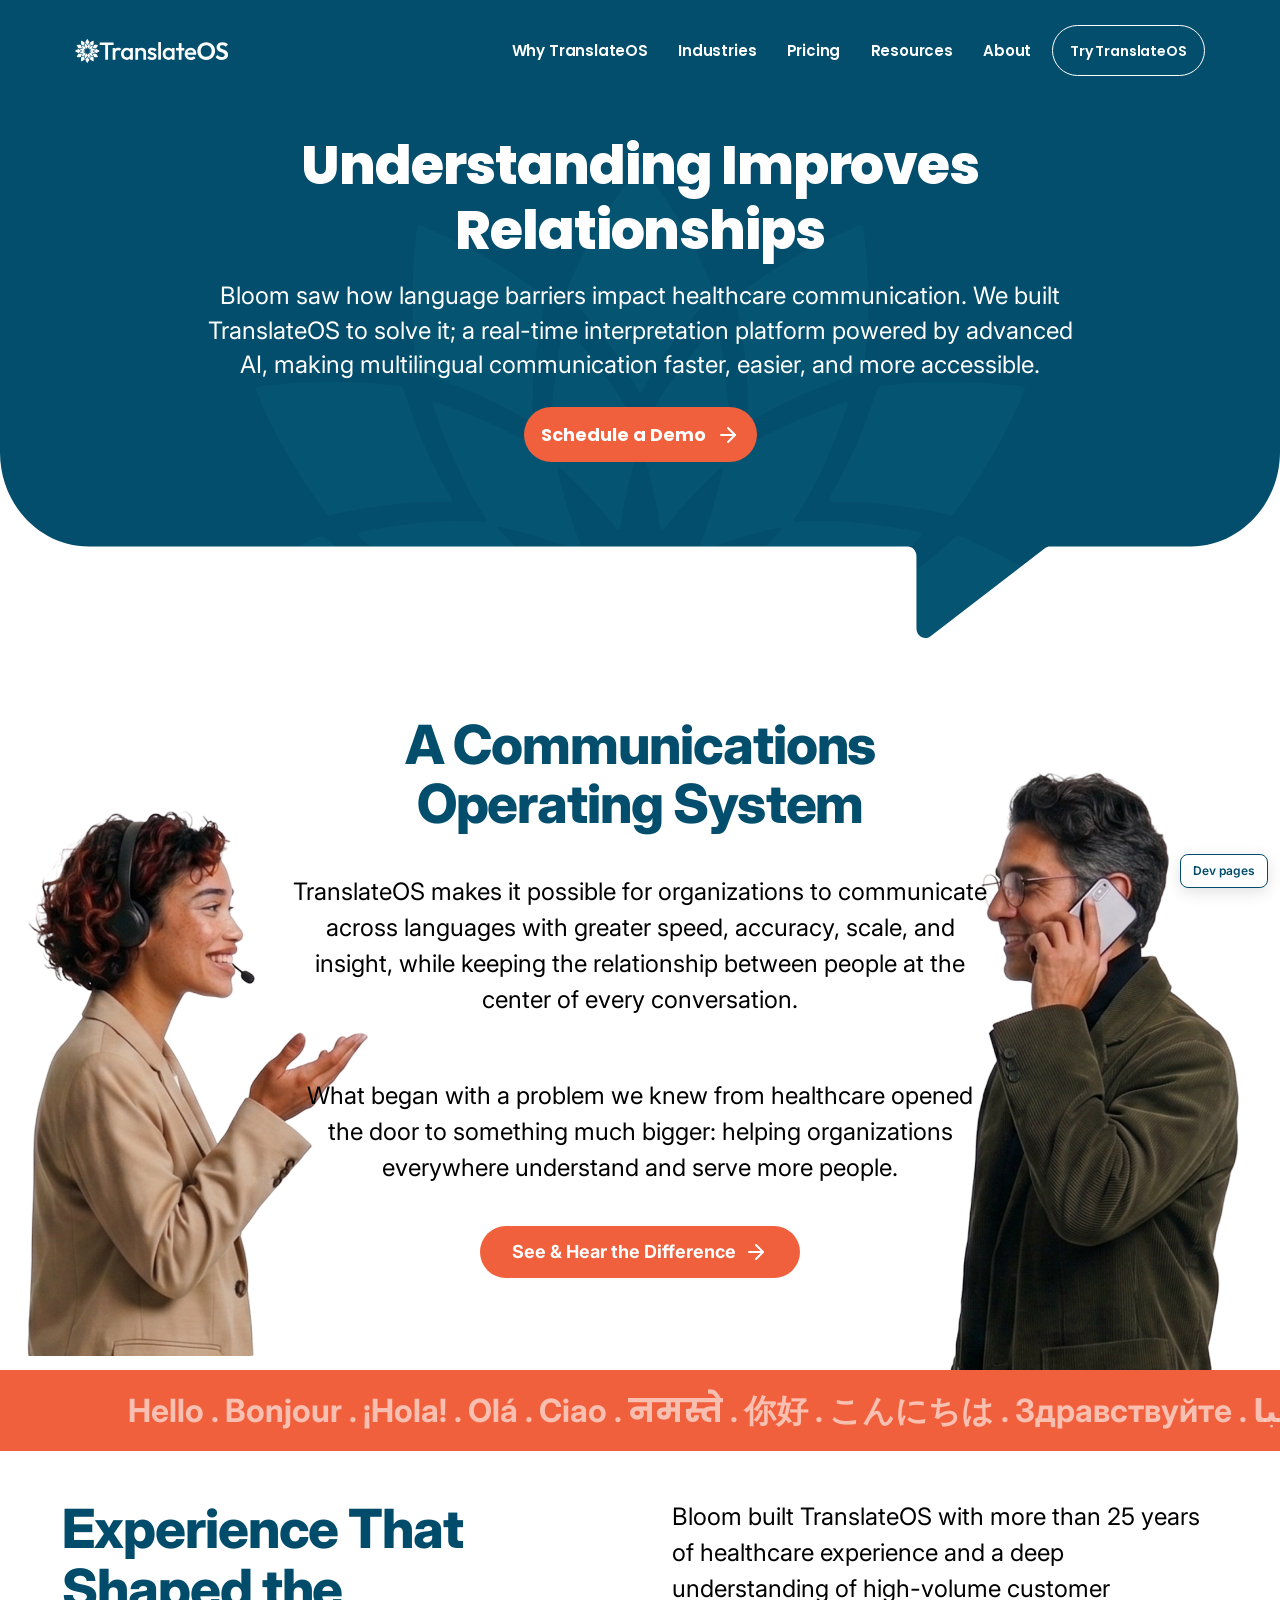
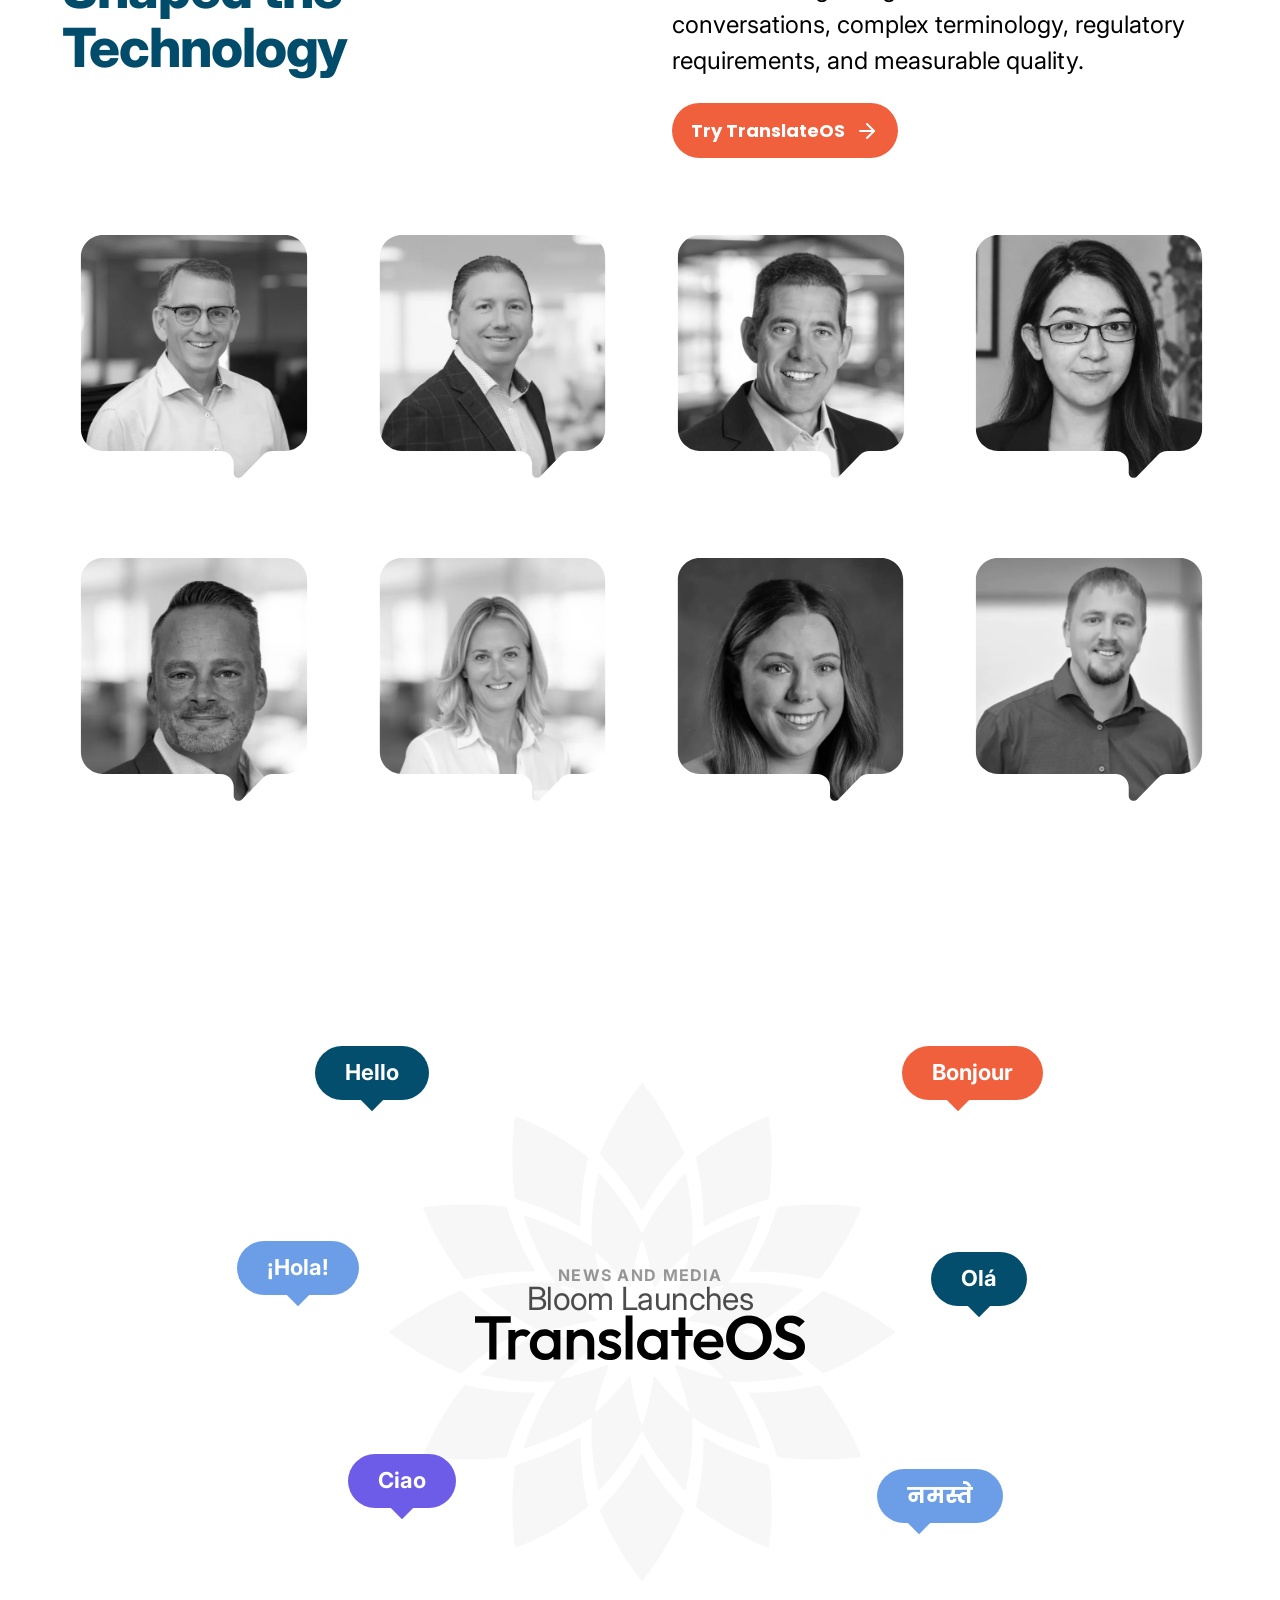
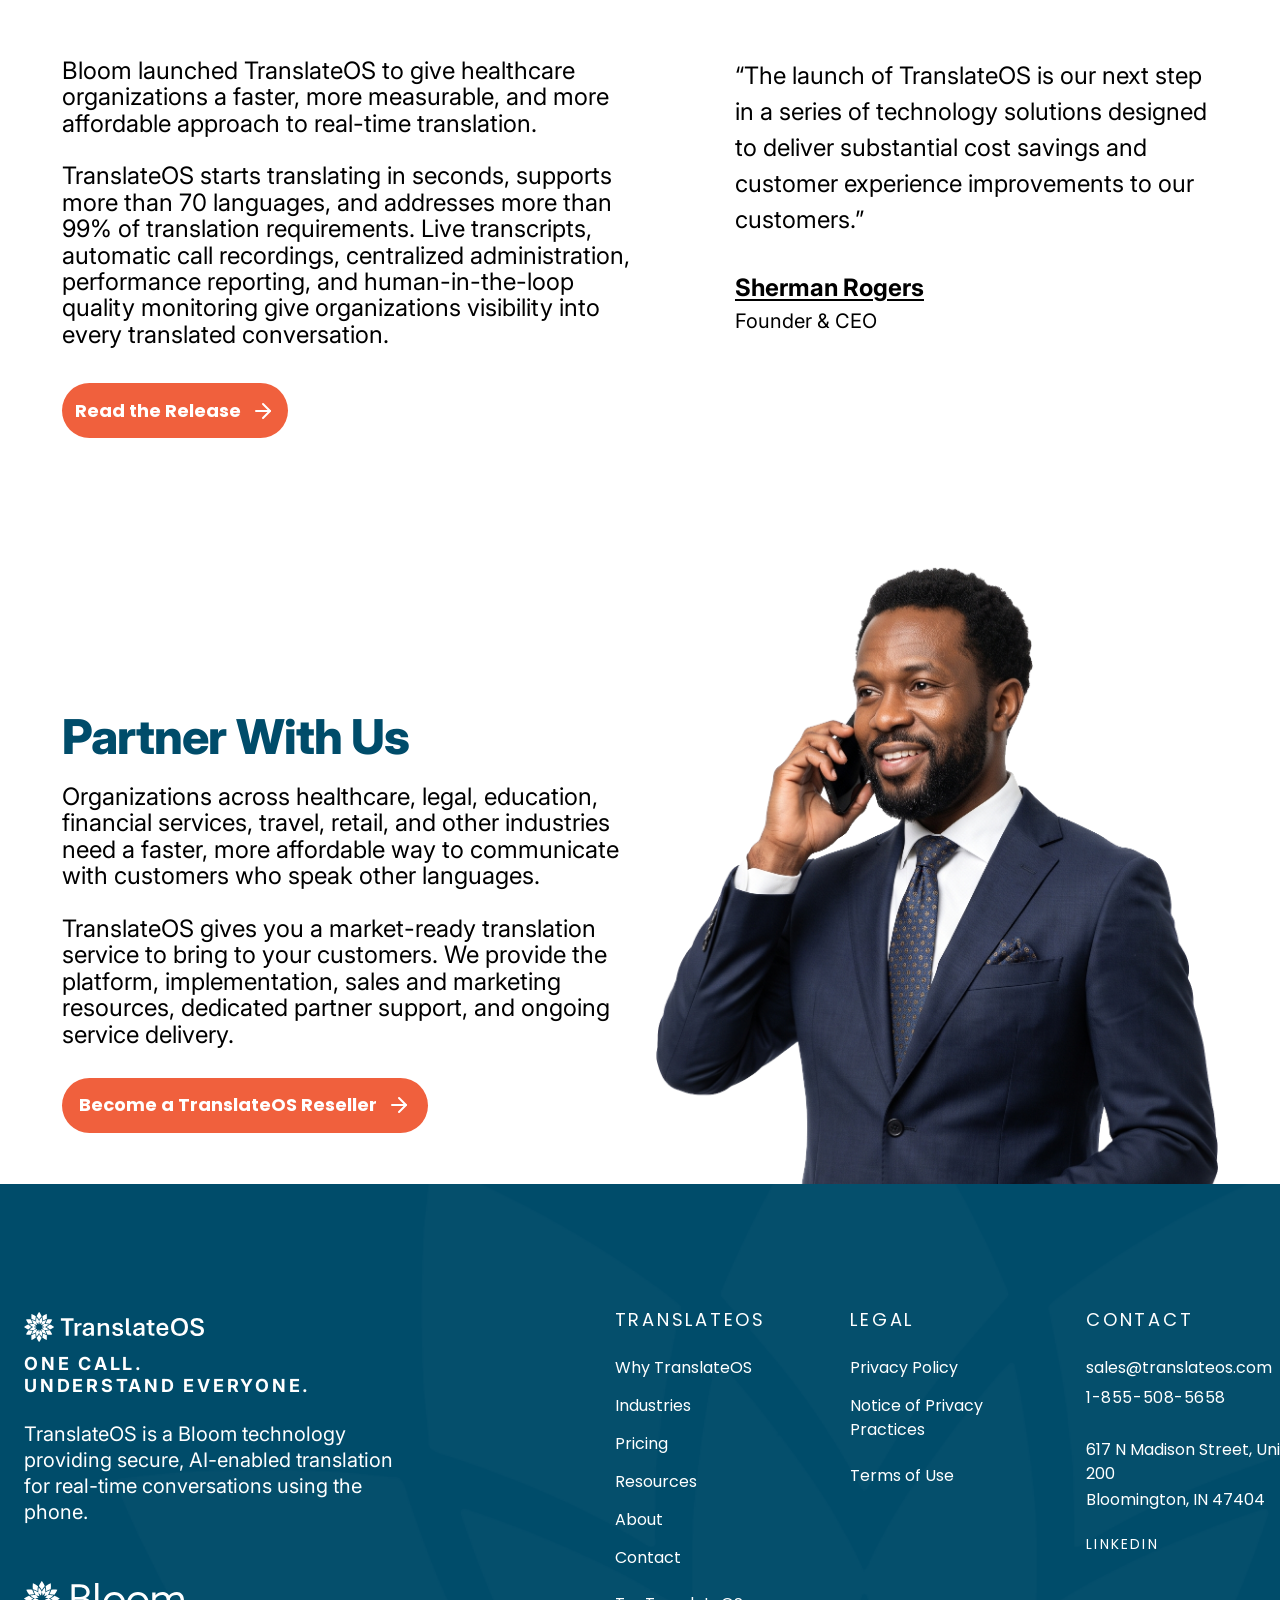
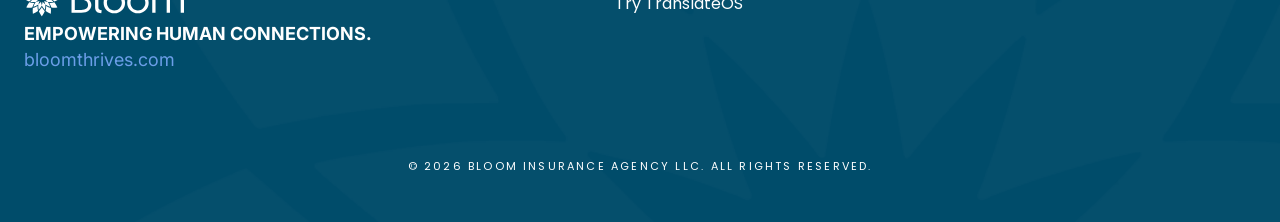
<file: pages/about.html>
<!DOCTYPE html>
<html lang="en">
<head>
  <meta charset="UTF-8" />
  <meta name="viewport" content="width=device-width, initial-scale=1.0" />
  <title>About TranslateOS</title>
  <link rel="preconnect" href="https://fonts.googleapis.com" />
  <link rel="preconnect" href="https://fonts.gstatic.com" crossorigin />
  <link href="https://fonts.googleapis.com/css2?family=Inter:wght@400;600;700;800;900&family=Poppins:wght@400;600;700;800&display=swap" rel="stylesheet" />
  <link rel="stylesheet" href="../css/style.css?v=126" />
  <link rel="stylesheet" href="../css/pre-footer-cta.css?v=126" />
  <link rel="stylesheet" href="../css/page-hero-bleed.css?v=126" />
  <link rel="stylesheet" href="../css/dev-nav.css?v=126" />
</head>
<body class="page-inner page-about">
  <section class="page-hero page-hero--bleed">
          <header class="site-header">
        <div class="site-header__inner">
          <a href="../index.html" class="site-header__logo" aria-label="TranslateOS home">
            <img src="../assets/svg/logo-translateos.svg" alt="TranslateOS" width="180" height="28" />
          </a>
          <button type="button" class="nav-toggle" aria-label="Open menu" aria-expanded="false" aria-controls="site-nav">
            <span></span><span></span><span></span>
          </button>
          <nav id="site-nav" class="site-nav" aria-label="Primary">
            <button type="button" class="nav-close" aria-label="Close menu"></button>
            <a href="../pages/why-translateos.html">Why TranslateOS</a>
            <a href="../pages/industries.html">Industries</a>
            <a href="../pages/pricing.html">Pricing</a>
            <a href="../pages/faq.html">Resources</a>
            <a href="../pages/about.html">About</a>
            <a href="../pages/contact.html" class="btn btn--brand">Try TranslateOS</a>
          </nav>
        </div>
      </header>
    <svg class="page-hero__clip-svg" aria-hidden="true" focusable="false" width="0" height="0">
  <defs>
    <clipPath id="tos-bleed-hero-clip" clipPathUnits="objectBoundingBox">
      <path
        transform="scale(0.0006944444444444444 0.0014556040713245997)"
        d="M12.206 -1L0 -0.999969V4.00023V9V482C0.000123088 537.228 44.7716 582 100 582H1021C1026.52 582 1031 586.477 1031 592V669.362C1031 677.535 1040.27 682.257 1046.88 677.45L1175.5 583.913C1177.2 582.67 1179.26 582 1181.38 582H1339C1394.78 582 1440 536.781 1440 481V-1H1430H12.206Z"
      />
    </clipPath>
  </defs>
</svg>
<div class="page-hero__plate" aria-hidden="true"></div>
<div class="page-hero__shape" aria-hidden="true">
  <img class="page-hero__deco" src="../assets/svg/hero-lotus-deco.svg?v=126" alt="" width="1013" height="580" loading="eager" fetchpriority="low" decoding="async" />
</div>
    <div class="page-hero__inner">
      <h1 class="page-hero__title">Understanding Improves Relationships</h1>
      <p class="page-hero__lead">Bloom saw how language barriers impact healthcare communication. We built TranslateOS to solve it; a real-time interpretation platform powered by advanced AI, making multilingual communication faster, easier, and more accessible.</p>
      <a href="../pages/contact.html" class="btn btn--coral">Schedule a Demo <img class="btn__icon" src="../assets/svg/arrow-right-white.svg" alt="" width="24" height="24" /></a>
    </div>
  </section>
  <section class="about-stage" aria-labelledby="about-stage-title">
    <div class="about-stage__inner">
      <div class="about-stage__flank about-stage__flank--left" aria-hidden="true">
        <img class="about-stage__flank-photo" src="../assets/images/pages/about-flank-source.png" alt="" loading="lazy" width="2447" height="1354" decoding="async" />
      </div>
      <div class="about-stage__flank about-stage__flank--right" aria-hidden="true">
        <img class="about-stage__flank-photo" src="../assets/images/pages/about-flank-source.png" alt="" loading="lazy" width="2447" height="1354" decoding="async" />
      </div>
      <div class="about-stage__content">
        <div class="about-stage__intro">
          <h2 id="about-stage-title" class="page-section__title">A Communications Operating System</h2>
          <div class="page-section__body about-stage__body">
            <p>TranslateOS makes it possible for organizations to communicate across languages with greater speed, accuracy, scale, and insight, while keeping the relationship between people at the center of every conversation.</p>
            <p>What began with a problem we knew from healthcare opened the door to something much bigger: helping organizations everywhere understand and serve more people.</p>
          </div>
        </div>
        <a href="../pages/why-translateos.html" class="btn btn--coral about-stage__cta">See &amp; Hear the Difference <img class="btn__icon" src="../assets/svg/arrow-right-white.svg" alt="" width="20" height="20" /></a>
      </div>
    </div>
  </section>
  <div class="page">
    <div class="lang-band" aria-hidden="true"><p>Hello . Bonjour . ¡Hola! . Olá . Ciao . नमस्ते . 你好 . こんにちは . Здравствуйте . مرحبا . Χαίρετε . Hujambo . Hello . Bonjour . ¡Hola! . Olá . Ciao . </p></div>
    <section class="page-section about-experience">
      <div class="page-section__inner page-split about-experience__header">
        <h2 class="page-section__title page-section__title--left">Experience That<br />Shaped the Technology</h2>
        <div class="about-experience__intro">
          <p class="page-section__body about-experience__body">Bloom built TranslateOS with more than 25 years of healthcare experience and a deep understanding of high-volume customer conversations, complex terminology, regulatory requirements, and measurable quality.</p>
          <a href="../pages/contact.html" class="btn btn--coral about-experience__cta">Try TranslateOS <img class="btn__icon" src="../assets/svg/arrow-right-white.svg" alt="" width="24" height="24" /></a>
        </div>
      </div>
      <div class="team-grid" aria-label="Leadership team">
                            <article class="team-card team-card--featured" tabindex="0">
            <div class="team-card__media">
              <div class="team-card__photo-frame team-card__photo-frame--union">
                <img class="team-card__photo" src="../assets/images/pages/team-union-8.webp" alt="Sherman Rogers — team member 1" loading="lazy" width="317" height="350" />
              </div>
              <a href="#" class="team-card__linkedin">LinkedIn <img src="../assets/svg/icon-arrow-tr.svg" alt="" width="20" height="20" /></a>
            </div>
            <div class="team-card__bio team-bio">
              <p class="team-bio__name">Sherman Rogers</p>
              <p class="team-bio__role">Founder &amp; Chief Executive Officer</p>
              <p class="team-bio__text">Sherman Rogers founded Bloom to improve the Medicare enrollment and engagement experience. He leads Bloom&#039;s healthcare services and technology business, which supports health plans, agents, brokers, and consumers nationwide.</p>
            </div>
          </article>
                            <article class="team-card" tabindex="0">
            <div class="team-card__media">
              <div class="team-card__photo-frame team-card__photo-frame--union">
                <img class="team-card__photo" src="../assets/images/pages/team-union-1.webp" alt="Lorem Ipsum — team member 2" loading="lazy" width="317" height="350" />
              </div>
              <a href="#" class="team-card__linkedin">LinkedIn <img src="../assets/svg/icon-arrow-tr.svg" alt="" width="20" height="20" /></a>
            </div>
            <div class="team-card__bio team-bio">
              <p class="team-bio__name">Lorem Ipsum</p>
              <p class="team-bio__role">Lorem Ipsum Dolor</p>
              <p class="team-bio__text">Lorem ipsum dolor sit amet, consectetur adipiscing elit. Ut enim ad minim veniam, quis nostrud exercitation ullamco laboris nisi ut aliquip ex ea commodo consequat.</p>
            </div>
          </article>
                            <article class="team-card" tabindex="0">
            <div class="team-card__media">
              <div class="team-card__photo-frame team-card__photo-frame--union">
                <img class="team-card__photo" src="../assets/images/pages/team-union-2.webp" alt="Lorem Ipsum — team member 3" loading="lazy" width="317" height="350" />
              </div>
              <a href="#" class="team-card__linkedin">LinkedIn <img src="../assets/svg/icon-arrow-tr.svg" alt="" width="20" height="20" /></a>
            </div>
            <div class="team-card__bio team-bio">
              <p class="team-bio__name">Lorem Ipsum</p>
              <p class="team-bio__role">Lorem Ipsum Dolor</p>
              <p class="team-bio__text">Lorem ipsum dolor sit amet, consectetur adipiscing elit. Ut enim ad minim veniam, quis nostrud exercitation ullamco laboris nisi ut aliquip ex ea commodo consequat.</p>
            </div>
          </article>
                            <article class="team-card" tabindex="0">
            <div class="team-card__media">
              <div class="team-card__photo-frame team-card__photo-frame--union">
                <img class="team-card__photo" src="../assets/images/pages/team-union-3.webp" alt="Lorem Ipsum — team member 4" loading="lazy" width="317" height="350" />
              </div>
              <a href="#" class="team-card__linkedin">LinkedIn <img src="../assets/svg/icon-arrow-tr.svg" alt="" width="20" height="20" /></a>
            </div>
            <div class="team-card__bio team-bio">
              <p class="team-bio__name">Lorem Ipsum</p>
              <p class="team-bio__role">Lorem Ipsum Dolor</p>
              <p class="team-bio__text">Lorem ipsum dolor sit amet, consectetur adipiscing elit. Ut enim ad minim veniam, quis nostrud exercitation ullamco laboris nisi ut aliquip ex ea commodo consequat.</p>
            </div>
          </article>
                            <article class="team-card" tabindex="0">
            <div class="team-card__media">
              <div class="team-card__photo-frame team-card__photo-frame--union">
                <img class="team-card__photo" src="../assets/images/pages/team-union-4.webp" alt="Lorem Ipsum — team member 5" loading="lazy" width="317" height="350" />
              </div>
              <a href="#" class="team-card__linkedin">LinkedIn <img src="../assets/svg/icon-arrow-tr.svg" alt="" width="20" height="20" /></a>
            </div>
            <div class="team-card__bio team-bio">
              <p class="team-bio__name">Lorem Ipsum</p>
              <p class="team-bio__role">Lorem Ipsum Dolor</p>
              <p class="team-bio__text">Lorem ipsum dolor sit amet, consectetur adipiscing elit. Ut enim ad minim veniam, quis nostrud exercitation ullamco laboris nisi ut aliquip ex ea commodo consequat.</p>
            </div>
          </article>
                            <article class="team-card" tabindex="0">
            <div class="team-card__media">
              <div class="team-card__photo-frame team-card__photo-frame--union">
                <img class="team-card__photo" src="../assets/images/pages/team-union-5.webp" alt="Lorem Ipsum — team member 6" loading="lazy" width="317" height="350" />
              </div>
              <a href="#" class="team-card__linkedin">LinkedIn <img src="../assets/svg/icon-arrow-tr.svg" alt="" width="20" height="20" /></a>
            </div>
            <div class="team-card__bio team-bio">
              <p class="team-bio__name">Lorem Ipsum</p>
              <p class="team-bio__role">Lorem Ipsum Dolor</p>
              <p class="team-bio__text">Lorem ipsum dolor sit amet, consectetur adipiscing elit. Ut enim ad minim veniam, quis nostrud exercitation ullamco laboris nisi ut aliquip ex ea commodo consequat.</p>
            </div>
          </article>
                            <article class="team-card" tabindex="0">
            <div class="team-card__media">
              <div class="team-card__photo-frame team-card__photo-frame--union">
                <img class="team-card__photo" src="../assets/images/pages/team-union-6.webp" alt="Lorem Ipsum — team member 7" loading="lazy" width="317" height="350" />
              </div>
              <a href="#" class="team-card__linkedin">LinkedIn <img src="../assets/svg/icon-arrow-tr.svg" alt="" width="20" height="20" /></a>
            </div>
            <div class="team-card__bio team-bio">
              <p class="team-bio__name">Lorem Ipsum</p>
              <p class="team-bio__role">Lorem Ipsum Dolor</p>
              <p class="team-bio__text">Lorem ipsum dolor sit amet, consectetur adipiscing elit. Ut enim ad minim veniam, quis nostrud exercitation ullamco laboris nisi ut aliquip ex ea commodo consequat.</p>
            </div>
          </article>
                            <article class="team-card" tabindex="0">
            <div class="team-card__media">
              <div class="team-card__photo-frame team-card__photo-frame--union">
                <img class="team-card__photo" src="../assets/images/pages/team-union-7.webp" alt="Lorem Ipsum — team member 8" loading="lazy" width="317" height="350" />
              </div>
              <a href="#" class="team-card__linkedin">LinkedIn <img src="../assets/svg/icon-arrow-tr.svg" alt="" width="20" height="20" /></a>
            </div>
            <div class="team-card__bio team-bio">
              <p class="team-bio__name">Lorem Ipsum</p>
              <p class="team-bio__role">Lorem Ipsum Dolor</p>
              <p class="team-bio__text">Lorem ipsum dolor sit amet, consectetur adipiscing elit. Ut enim ad minim veniam, quis nostrud exercitation ullamco laboris nisi ut aliquip ex ea commodo consequat.</p>
            </div>
          </article>
              </div>
    </section>
    <section class="news-spotlight" aria-labelledby="news-spotlight-heading">
      <div class="news-spotlight__inner">
        <div class="news-spotlight__hero" aria-hidden="true">
          <img class="news-spotlight__vector" src="../assets/svg/news-spotlight-vector.svg" alt="" width="506" height="498" loading="lazy" decoding="async" />
          <div class="news-spotlight__bubble news-spotlight__bubble--hello chat-bubble chat-bubble--brand chat-bubble--left">Hello</div>
          <div class="news-spotlight__bubble news-spotlight__bubble--bonjour chat-bubble chat-bubble--coral chat-bubble--left">Bonjour</div>
          <div class="news-spotlight__bubble news-spotlight__bubble--hola chat-bubble chat-bubble--blue chat-bubble--left">¡Hola!</div>
          <div class="news-spotlight__bubble news-spotlight__bubble--ciao chat-bubble chat-bubble--purple chat-bubble--left">Ciao</div>
          <div class="news-spotlight__bubble news-spotlight__bubble--ola chat-bubble chat-bubble--brand chat-bubble--left">Olá</div>
          <div class="news-spotlight__bubble news-spotlight__bubble--namaste chat-bubble chat-bubble--blue chat-bubble--left">नमस्ते</div>
          <div class="news-spotlight__headline">
            <p class="news-spotlight__label">NEWS AND MEDIA</p>
            <p class="news-spotlight__title-pre">Bloom Launches</p>
            <h2 id="news-spotlight-heading" class="news-spotlight__wordmark">
              <img src="../assets/svg/news-spotlight-wordmark.svg" alt="TranslateOS" width="375" height="52" />
            </h2>
          </div>
        </div>
        <div class="news-spotlight__body page-split">
          <div class="news-spotlight__copy">
            <div class="news-spotlight__copy-text">
              <p>Bloom launched TranslateOS to give healthcare organizations a faster, more measurable, and more affordable approach to real-time translation.</p>
              <p>TranslateOS starts translating in seconds, supports more than 70 languages, and addresses more than 99% of translation requirements. Live transcripts, automatic call recordings, centralized administration, performance reporting, and human-in-the-loop quality monitoring give organizations visibility into every translated conversation.</p>
            </div>
            <a href="../pages/press-release.html" class="btn btn--coral news-spotlight__cta">Read the Release <img class="btn__icon" src="../assets/svg/arrow-right-white.svg" alt="" width="24" height="24" /></a>
          </div>
          <figure class="news-spotlight__quote">
            <blockquote>&ldquo;The launch of TranslateOS is our next step in a series of technology solutions designed to deliver substantial cost savings and customer experience improvements to our customers.&rdquo;</blockquote>
            <figcaption>
              <p class="news-spotlight__quote-name">Sherman Rogers</p>
              <p class="news-spotlight__quote-role">Founder &amp; CEO</p>
            </figcaption>
          </figure>
        </div>
      </div>
    </section>
<section class="pre-footer-cta pre-footer-cta--img-cover"
  aria-labelledby="cta-heading">
  <div class="pre-footer-cta__inner">
    <div class="pre-footer-cta__content">
      <div class="pre-footer-cta__copy">
        <h2 id="cta-heading" class="pre-footer-cta__title">
          Partner With Us</h2>
        <div class="pre-footer-cta__body">
                      <p class="pre-footer-cta__text">Organizations across healthcare, legal, education, financial services, travel, retail, and other industries need a faster, more affordable way to communicate with customers who speak other languages.</p>
                      <p class="pre-footer-cta__text">TranslateOS gives you a market-ready translation service to bring to your customers. We provide the platform, implementation, sales and marketing resources, dedicated partner support, and ongoing service delivery.</p>
                  </div>
      </div>
      <a href="#"
        class="btn btn--coral pre-footer-cta__btn">Become a TranslateOS Reseller <img
          class="btn__icon" src="../assets/svg/arrow-right-white.svg" alt="" width="24"
          height="24" /></a>
    </div>
    <div class="pre-footer-cta__visual">
      <img src="../assets/images/pages/about-partner.webp" alt=""
        width="478" height="514" loading="lazy" decoding="async" />
    </div>
  </div>
</section>  </div>
    <div class="site-bottom">

    <footer class="site-footer">
      <img class="site-footer__texture" src="../assets/images/footer-texture.webp" alt="" width="1440" height="624" loading="lazy" />
      <div class="site-footer__inner">
        <div class="site-footer__top">
          <div class="site-footer__brand">
            <div class="site-footer__brand-head">
              <img class="site-footer__brand-logo" src="../assets/svg/logo-translateos-white.svg" alt="TranslateOS" width="180" height="30" />
              <p class="site-footer__tagline">One Call.<br />Understand Everyone.</p>
            </div>
            <p class="site-footer__about">TranslateOS is a Bloom technology providing secure, AI-enabled translation for real-time conversations using the phone.</p>
            <div class="site-footer__brand-bloom">
              <img class="site-footer__bloom" src="../assets/svg/logo-bloom.svg" alt="Bloom" width="160" height="36" />
              <p class="site-footer__bloom-tag">Empowering Human Connections.</p>
              <a class="site-footer__bloom-link" href="https://bloomthrives.com">bloomthrives.com</a>
            </div>
          </div>
          <div class="site-footer__cols">
            <div class="site-footer__col site-footer__col--nav">
              <h3>TranslateOS</h3>
              <ul>
                <li><a href="../pages/why-translateos.html">Why TranslateOS</a></li>
                <li><a href="../pages/industries.html">Industries</a></li>
                <li><a href="../pages/pricing.html">Pricing</a></li>
                <li><a href="../pages/faq.html">Resources</a></li>
                <li><a href="../pages/about.html">About</a></li>
                <li><a href="../pages/contact.html">Contact</a></li>
                <li><a href="../pages/contact.html">Try TranslateOS</a></li>
              </ul>
            </div>
            <div class="site-footer__col site-footer__col--nav">
              <h3>Legal</h3>
              <ul>
                <li><a href="#">Privacy Policy</a></li>
                <li><a href="#">Notice of Privacy Practices</a></li>
                <li><a href="#">Terms of Use</a></li>
              </ul>
            </div>
            <div class="site-footer__col site-footer__col--contact">
              <h3>Contact</h3>
              <ul>
                <li><a href="mailto:sales@translateos.com">sales@translateos.com</a></li>
                <li class="site-footer__phone">1-855-508-5658</li>
              </ul>
              <ul class="site-footer__address-block" aria-label="Address">
                <li class="site-footer__address-line">617 N Madison Street, Unit 200</li>
                <li class="site-footer__address-line">Bloomington, IN 47404</li>
              </ul>
              <p class="site-footer__linkedin"><a href="#">LinkedIn</a></p>
            </div>
          </div>
        </div>
        <p class="site-footer__copy">© 2026 Bloom Insurance Agency LLC. All rights reserved.</p>
      </div>
    </footer>
  </div>
  <div class="dev-nav" data-dev-nav>
  <button type="button" class="dev-nav__toggle" aria-expanded="false" aria-controls="dev-nav-panel">
    Dev pages
  </button>
  <div id="dev-nav-panel" class="dev-nav__panel" hidden>
    <p class="dev-nav__title">TranslateOS — Figma map</p>
    <ul class="dev-nav__list">
      <li>
        <a href="../index.html">
          Homepage          <span class="dev-nav__figma">45933:34554</span>
        </a>
      </li>
      <li>
        <a href="../pages/why-translateos.html">
          Why TranslateOS          <span class="dev-nav__figma">45933:38255</span>
        </a>
      </li>
      <li>
        <a href="../pages/industries.html">
          Industries (hub)        </a>
      </li>
      <li>
        <a href="../pages/healthcare.html">
          Health plans          <span class="dev-nav__figma">45933:35214</span>
        </a>
      </li>
      <li>
        <a href="../pages/education.html">
          Education          <span class="dev-nav__figma">45933:35504</span>
        </a>
      </li>
      <li>
        <a href="../pages/legal.html">
          Legal          <span class="dev-nav__figma">45933:35753</span>
        </a>
      </li>
      <li>
        <a href="../pages/business.html">
          All businesses          <span class="dev-nav__figma">45933:36623</span>
        </a>
      </li>
      <li>
        <a href="../pages/pricing.html">
          Pricing          <span class="dev-nav__figma">45933:36952</span>
        </a>
      </li>
      <li>
        <a href="../pages/faq.html">
          Resources (FAQ)          <span class="dev-nav__figma">45933:37344</span>
        </a>
      </li>
      <li>
        <a href="../pages/press-release.html">
          Press release          <span class="dev-nav__figma">45933:37632</span>
        </a>
      </li>
      <li>
        <a href="../pages/about.html">
          About          <span class="dev-nav__figma">45933:36066</span>
        </a>
      </li>
      <li>
        <a href="../pages/languages.html">
          Languages          <span class="dev-nav__figma">45933:38575</span>
        </a>
      </li>
      <li>
        <a href="../pages/technical.html">
          Technical          <span class="dev-nav__figma">45933:39136</span>
        </a>
      </li>
      <li>
        <a href="../pages/contact.html">
          Contact          <span class="dev-nav__figma">45933:39574</span>
        </a>
      </li>
    </ul>
  </div>
</div>
  <script src="../js/main.js?v=126"></script>
  <script src="../js/dev-nav.js?v=126"></script>
</body>
</html>
</file>
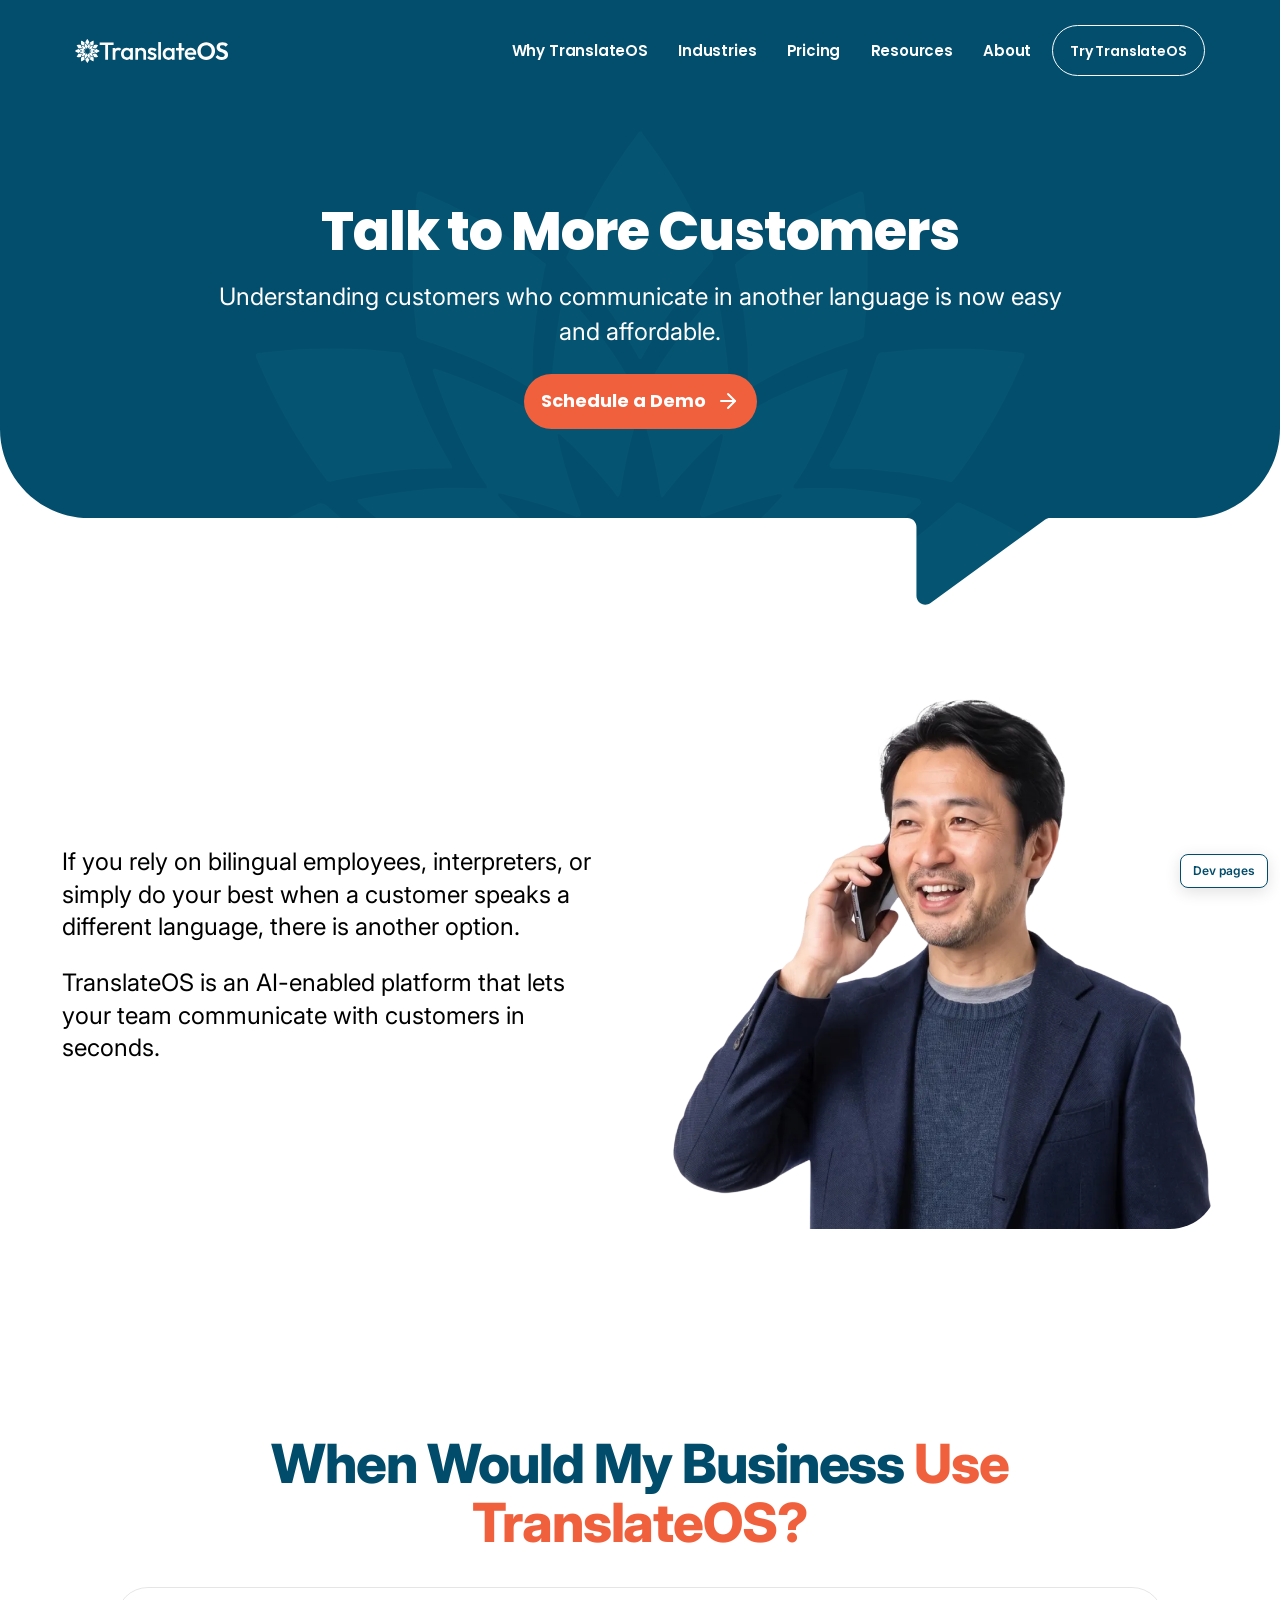
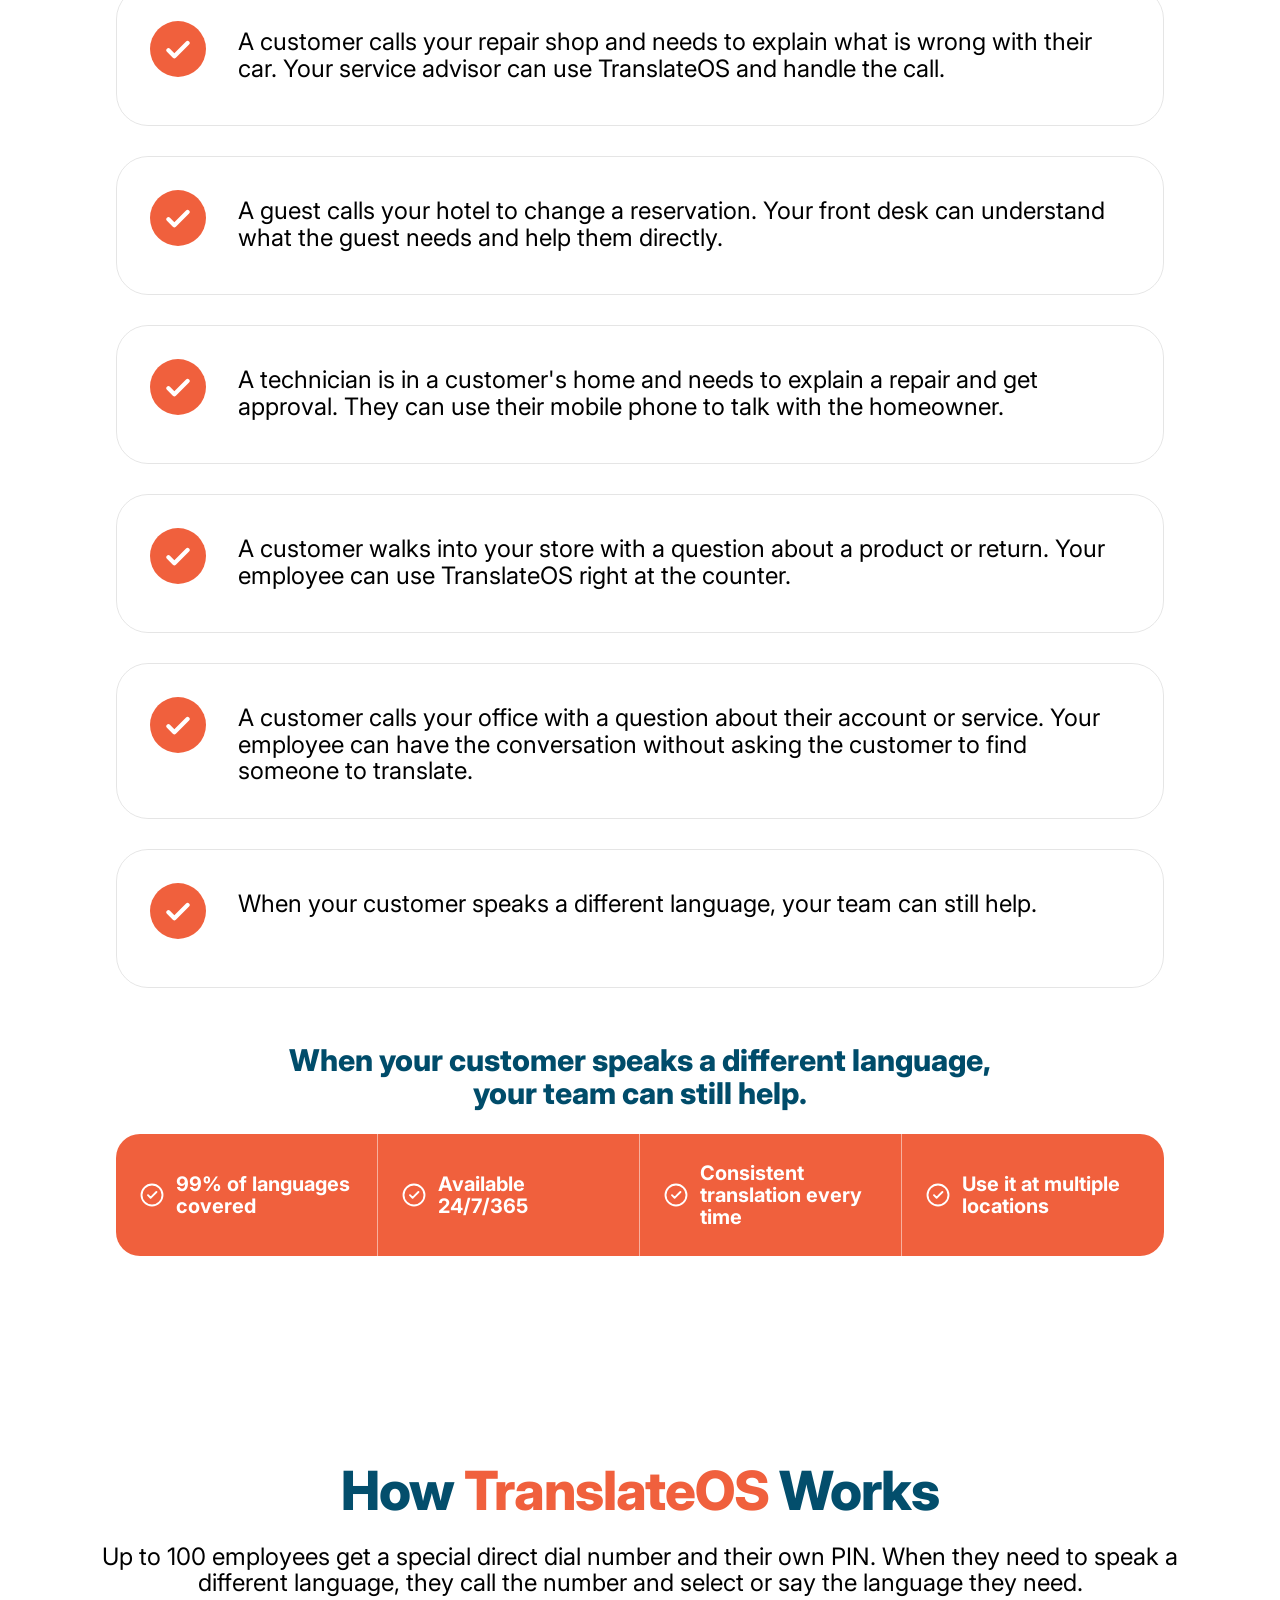
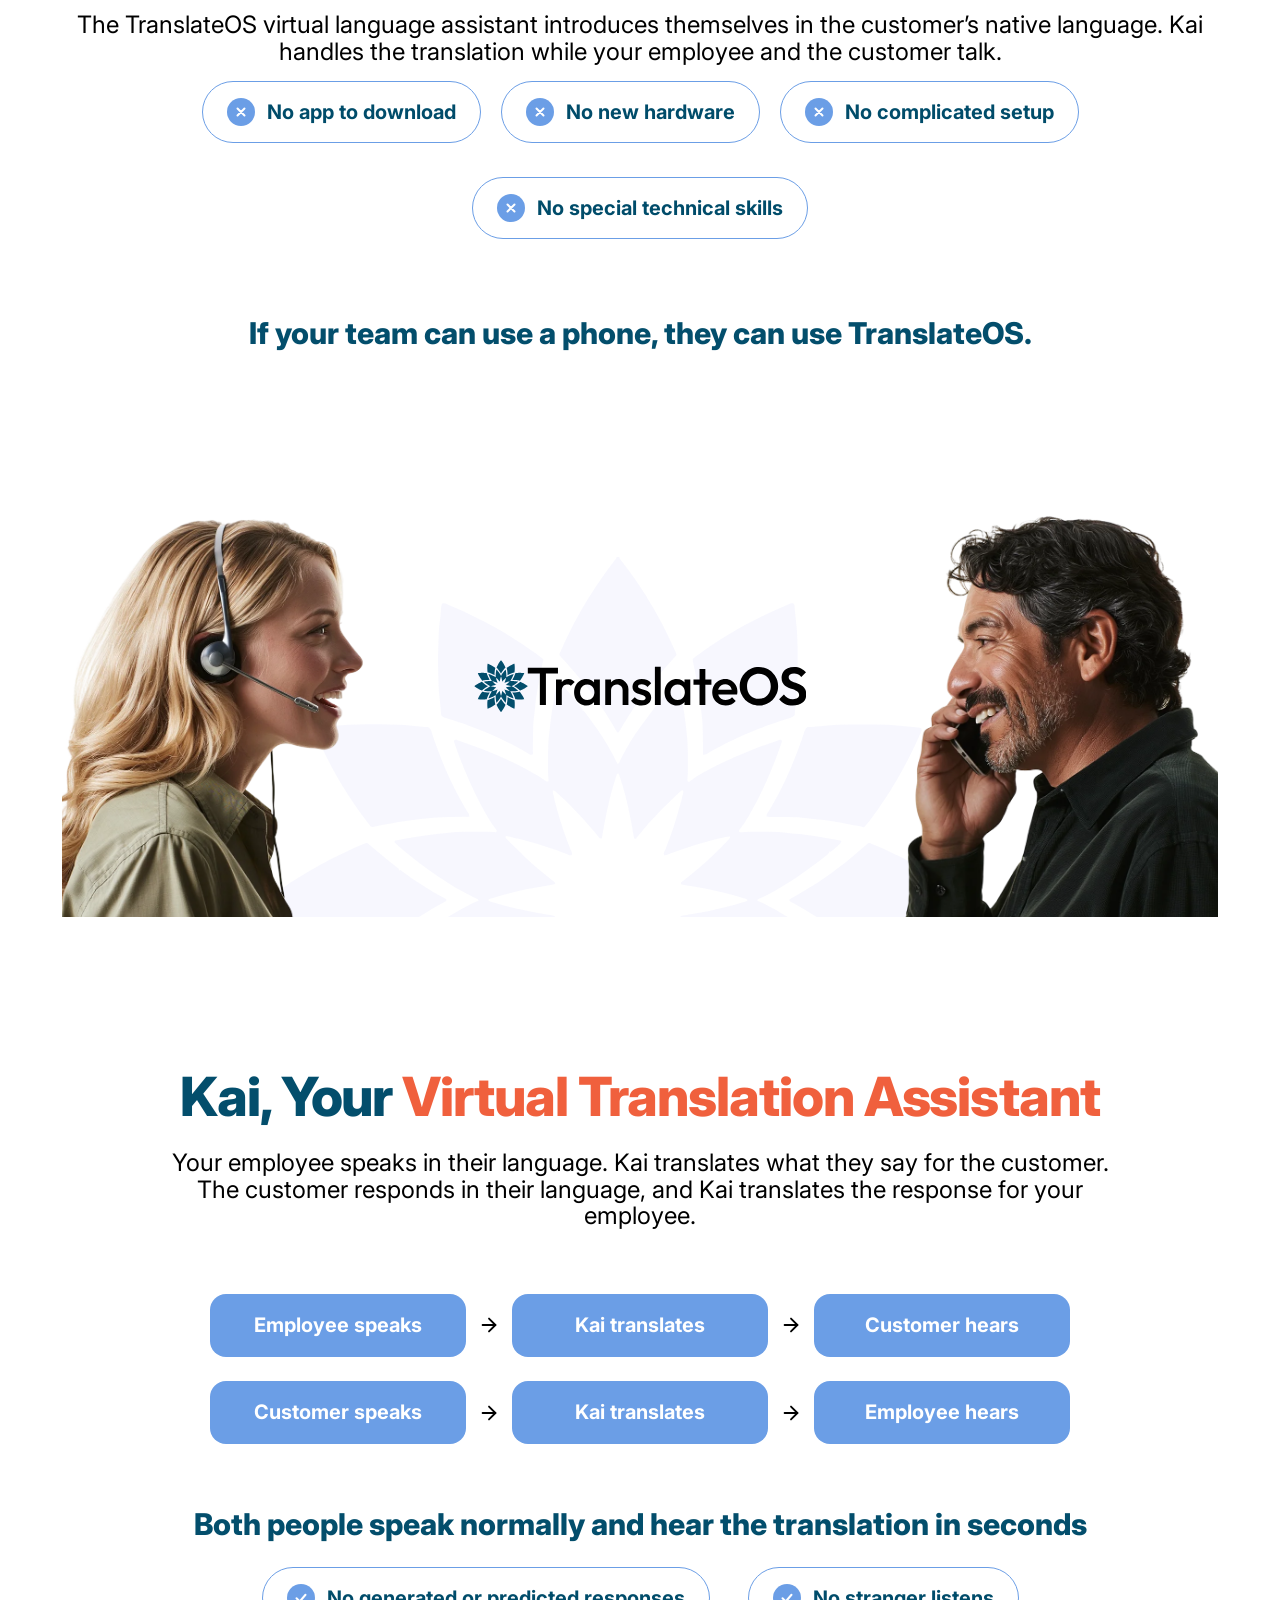
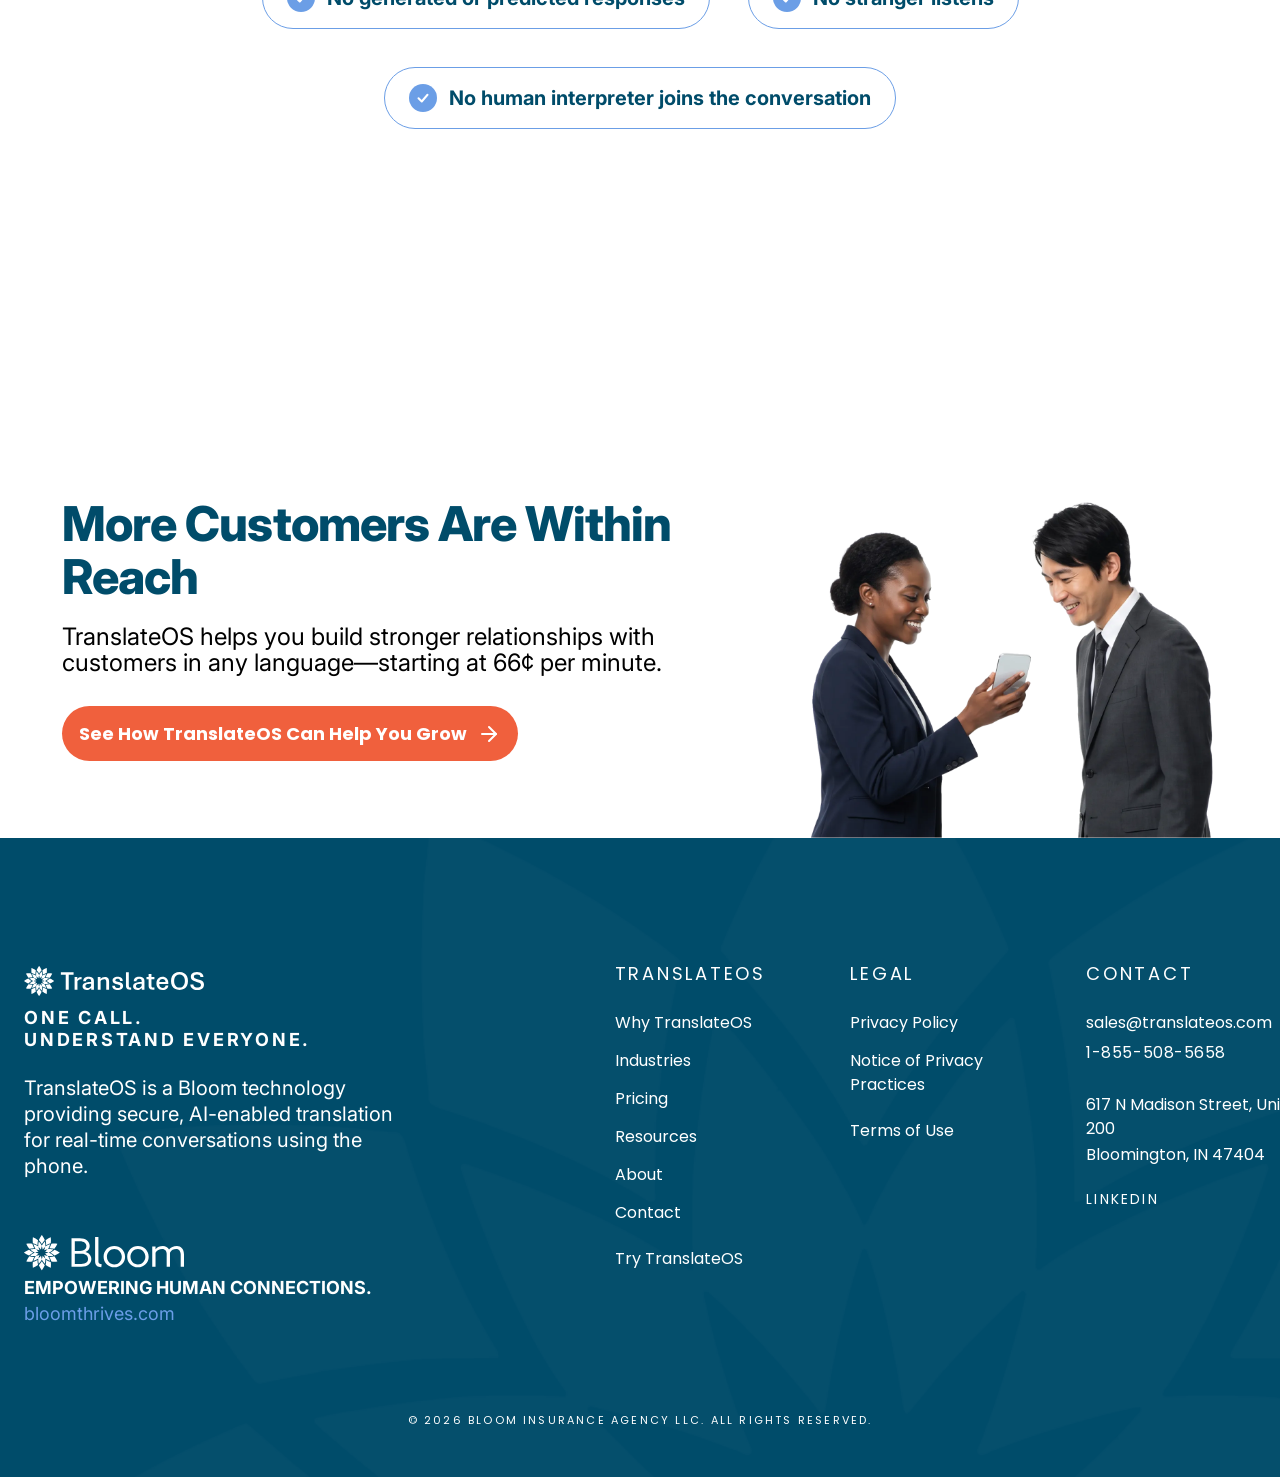
<file: pages/business.html>
<!DOCTYPE html>
<html lang="en">
<head>
  <meta charset="UTF-8" />
  <meta name="viewport" content="width=device-width, initial-scale=1.0" />
  <title>TranslateOS for Business</title>
  <link rel="preconnect" href="https://fonts.googleapis.com" />
  <link rel="preconnect" href="https://fonts.gstatic.com" crossorigin />
  <link href="https://fonts.googleapis.com/css2?family=Inter:wght@400;600;700;800;900&family=Poppins:wght@400;600;700;800&display=swap" rel="stylesheet" />
  <link rel="stylesheet" href="../css/style.css?v=126" />
  <link rel="stylesheet" href="../css/pre-footer-cta.css?v=126" />
  <link rel="stylesheet" href="../css/page-hero-bleed.css?v=126" />
  <link rel="stylesheet" href="../css/dev-nav.css?v=126" />
</head>
<body class="page-inner page-business">
  <section class="page-hero page-hero--bleed">
            <header class="site-header">
        <div class="site-header__inner">
          <a href="../index.html" class="site-header__logo" aria-label="TranslateOS home">
            <img src="../assets/svg/logo-translateos.svg" alt="TranslateOS" width="180" height="28" />
          </a>
          <button type="button" class="nav-toggle" aria-label="Open menu" aria-expanded="false" aria-controls="site-nav">
            <span></span><span></span><span></span>
          </button>
          <nav id="site-nav" class="site-nav" aria-label="Primary">
            <button type="button" class="nav-close" aria-label="Close menu"></button>
            <a href="../pages/why-translateos.html">Why TranslateOS</a>
            <a href="../pages/industries.html">Industries</a>
            <a href="../pages/pricing.html">Pricing</a>
            <a href="../pages/faq.html">Resources</a>
            <a href="../pages/about.html">About</a>
            <a href="../pages/contact.html" class="btn btn--brand">Try TranslateOS</a>
          </nav>
        </div>
      </header>
    <svg class="page-hero__clip-svg" aria-hidden="true" focusable="false" width="0" height="0">
  <defs>
    <clipPath id="tos-bleed-hero-clip" clipPathUnits="objectBoundingBox">
      <path
        transform="scale(0.0006944444444444444 0.0014556040713245997)"
        d="M12.206 -1L0 -0.999969V4.00023V9V482C0.000123088 537.228 44.7716 582 100 582H1021C1026.52 582 1031 586.477 1031 592V669.362C1031 677.535 1040.27 682.257 1046.88 677.45L1175.5 583.913C1177.2 582.67 1179.26 582 1181.38 582H1339C1394.78 582 1440 536.781 1440 481V-1H1430H12.206Z"
      />
    </clipPath>
  </defs>
</svg>
<div class="page-hero__plate" aria-hidden="true"></div>
<div class="page-hero__shape" aria-hidden="true">
  <img class="page-hero__deco" src="../assets/svg/hero-lotus-deco.svg?v=126" alt="" width="1013" height="580" loading="eager" fetchpriority="low" decoding="async" />
</div>
      <div class="page-hero__inner">
        <h1 class="page-hero__title">Talk to More Customers</h1>
        <p class="page-hero__lead">Understanding customers who communicate in another language is now easy and affordable.</p>
        
        <a href="../pages/contact.html" class="btn btn--coral">Schedule a Demo <img class="btn__icon" src="../assets/svg/arrow-right-white.svg" alt="" width="24" height="24" /></a>
      </div>
    </section>
  <div class="page">

    <section class="page-section page-section--overlap-hero">
      <div class="page-section__inner page-split">
        <div class="page-section__body">
          <p>If you rely on bilingual employees, interpreters, or simply do your best when a customer speaks a different language, there is another option.</p>
          <p>TranslateOS is an AI-enabled platform that lets your team communicate with customers in seconds.</p>
        </div>
        <div class="page-split__media page-split__media--hero-cut"><img src="../assets/images/pages/business-hero.webp" alt="Business owner on a phone call" loading="lazy" width="468" height="469" /></div>
      </div>
    </section>
    <section class="page-section page-section--business-use" aria-labelledby="business-use-title">
      <div class="page-section__inner page-section__inner--business-use">
        <h2 id="business-use-title" class="page-section__title">When Would My Business <span class="accent">Use TranslateOS?</span></h2>
        <div class="use-rows use-rows--pill use-rows--business-use">
          <div class="use-row use-row--pill use-row--business-use">
            <div class="use-row__icon use-row__icon--coral" aria-hidden="true"><img src="../assets/svg/business/icon-use-case.svg" alt="" width="24" height="24" decoding="async" /></div>
            <p class="use-row__text">A customer calls your repair shop and needs to explain what is wrong with their car. Your service advisor can use TranslateOS and handle the call.</p>
          </div>
          <div class="use-row use-row--pill use-row--business-use">
            <div class="use-row__icon use-row__icon--coral" aria-hidden="true"><img src="../assets/svg/business/icon-use-case.svg" alt="" width="24" height="24" decoding="async" /></div>
            <p class="use-row__text">A guest calls your hotel to change a reservation. Your front desk can understand what the guest needs and help them directly.</p>
          </div>
          <div class="use-row use-row--pill use-row--business-use">
            <div class="use-row__icon use-row__icon--coral" aria-hidden="true"><img src="../assets/svg/business/icon-use-case.svg" alt="" width="24" height="24" decoding="async" /></div>
            <p class="use-row__text">A technician is in a customer&#039;s home and needs to explain a repair and get approval. They can use their mobile phone to talk with the homeowner.</p>
          </div>
          <div class="use-row use-row--pill use-row--business-use">
            <div class="use-row__icon use-row__icon--coral" aria-hidden="true"><img src="../assets/svg/business/icon-use-case.svg" alt="" width="24" height="24" decoding="async" /></div>
            <p class="use-row__text">A customer walks into your store with a question about a product or return. Your employee can use TranslateOS right at the counter.</p>
          </div>
          <div class="use-row use-row--pill use-row--business-use">
            <div class="use-row__icon use-row__icon--coral" aria-hidden="true"><img src="../assets/svg/business/icon-use-case.svg" alt="" width="24" height="24" decoding="async" /></div>
            <p class="use-row__text">A customer calls your office with a question about their account or service. Your employee can have the conversation without asking the customer to find someone to translate.</p>
          </div>
          <div class="use-row use-row--pill use-row--business-use">
            <div class="use-row__icon use-row__icon--coral" aria-hidden="true"><img src="../assets/svg/business/icon-use-case.svg" alt="" width="24" height="24" decoding="async" /></div>
            <p class="use-row__text">When your customer speaks a different language, your team can still help.</p>
          </div>
        </div>
        <div class="business-use__footer">
          <p class="business-use__tagline">When your customer speaks a different language, your team can still help.</p>
          <div class="accent-bar accent-bar--business" role="list">
            <div class="accent-bar__item" role="listitem"><img src="../assets/svg/business/icon-accent-check.svg" alt="" width="24" height="24" decoding="async" aria-hidden="true" /><span>99% of languages covered</span></div>
            <div class="accent-bar__item" role="listitem"><img src="../assets/svg/business/icon-accent-check.svg" alt="" width="24" height="24" decoding="async" aria-hidden="true" /><span>Available 24/7/365</span></div>
            <div class="accent-bar__item" role="listitem"><img src="../assets/svg/business/icon-accent-check.svg" alt="" width="24" height="24" decoding="async" aria-hidden="true" /><span>Consistent translation every time</span></div>
            <div class="accent-bar__item" role="listitem"><img src="../assets/svg/business/icon-accent-check.svg" alt="" width="24" height="24" decoding="async" aria-hidden="true" /><span>Use it at multiple locations</span></div>
          </div>
        </div>
      </div>
    </section>
    <section class="page-section page-section--business-how" aria-labelledby="business-how-title">
      <div class="page-section__inner page-section__inner--business-how">
        <div class="business-how__block">
          <div class="business-how__head">
            <h2 id="business-how-title" class="page-section__title">How <span class="accent">TranslateOS</span> Works</h2>
            <div class="page-section__body business-how__copy">
              <p>Up to 100 employees get a special direct dial number and their own PIN. When they need to speak a different language, they call the number and select or say the language they need.</p>
              <p>The TranslateOS virtual language assistant introduces themselves in the customer’s native language. Kai handles the translation while your employee and the customer talk.</p>
            </div>
          </div>
          <ul class="info-pills info-pills--business" role="list">
            <li class="info-pills--business__row">
              <span class="info-pill info-pill--business">
                <span class="info-pill__icon" aria-hidden="true"><img src="../assets/svg/business/icon-info-pill.svg" alt="" width="14" height="14" decoding="async" /></span>
                <span class="info-pill__label">No app to download</span>
              </span>
              <span class="info-pill info-pill--business">
                <span class="info-pill__icon" aria-hidden="true"><img src="../assets/svg/business/icon-info-pill.svg" alt="" width="14" height="14" decoding="async" /></span>
                <span class="info-pill__label">No new hardware</span>
              </span>
              <span class="info-pill info-pill--business">
                <span class="info-pill__icon" aria-hidden="true"><img src="../assets/svg/business/icon-info-pill.svg" alt="" width="14" height="14" decoding="async" /></span>
                <span class="info-pill__label">No complicated setup</span>
              </span>
            </li>
            <li class="info-pills--business__row info-pills--business__row--solo">
              <span class="info-pill info-pill--business">
                <span class="info-pill__icon" aria-hidden="true"><img src="../assets/svg/business/icon-info-pill.svg" alt="" width="14" height="14" decoding="async" /></span>
                <span class="info-pill__label">No special technical skills</span>
              </span>
            </li>
          </ul>
        </div>
        <p class="business-how__closing">If your team can use a phone, they can use TranslateOS.</p>
      </div>
    </section>
    <section class="page-section page-section--deco page-section--business-brand" aria-label="TranslateOS">
      <div class="page-section__inner page-section__inner--business-brand">
        <div class="brand-centerpiece brand-centerpiece--business">
          <img class="brand-centerpiece__flower" src="../assets/svg/decorative-flower.svg" alt="" loading="lazy" decoding="async" />
          <div class="brand-centerpiece__side brand-centerpiece__side--left" aria-hidden="true">
            <img class="brand-centerpiece__photo" src="../assets/images/pages/business-brand.webp" alt="" loading="lazy" decoding="async" width="439" height="706" />
          </div>
          <img class="brand-centerpiece__logo" src="../assets/svg/logo-translateos.svg" alt="TranslateOS" width="373" height="52" decoding="async" />
          <div class="brand-centerpiece__side brand-centerpiece__side--right" aria-hidden="true">
            <img class="brand-centerpiece__photo" src="../assets/images/pages/business-brand.webp" alt="" loading="lazy" decoding="async" width="455" height="701" />
          </div>
        </div>
      </div>
    </section>
    <section class="page-section page-section--business-kai" aria-labelledby="business-kai-title">
      <div class="page-section__inner page-section__inner--business-kai">
        <div class="business-kai__intro">
          <div class="business-kai__head">
            <h2 id="business-kai-title" class="page-section__title">Kai, Your <span class="accent">Virtual Translation Assistant</span></h2>
            <p class="page-section__body business-kai__copy">Your employee speaks in their language. Kai translates what they say for the customer. The customer responds in their language, and Kai translates the response for your employee.</p>
          </div>
          <div class="flow-diagram flow-diagram--business">
            <div class="flow-diagram__row">
              <span class="flow-diagram__step">Employee speaks</span>
              <img class="flow-diagram__arrow" src="../assets/svg/business/icon-flow-arrow.svg" alt="" width="22" height="22" decoding="async" aria-hidden="true" />
              <span class="flow-diagram__step">Kai translates</span>
              <img class="flow-diagram__arrow" src="../assets/svg/business/icon-flow-arrow.svg" alt="" width="22" height="22" decoding="async" aria-hidden="true" />
              <span class="flow-diagram__step">Customer hears</span>
            </div>
            <div class="flow-diagram__row">
              <span class="flow-diagram__step">Customer speaks</span>
              <img class="flow-diagram__arrow" src="../assets/svg/business/icon-flow-arrow.svg" alt="" width="22" height="22" decoding="async" aria-hidden="true" />
              <span class="flow-diagram__step">Kai translates</span>
              <img class="flow-diagram__arrow" src="../assets/svg/business/icon-flow-arrow.svg" alt="" width="22" height="22" decoding="async" aria-hidden="true" />
              <span class="flow-diagram__step">Employee hears</span>
            </div>
          </div>
        </div>
        <div class="business-kai__footer">
          <p class="business-kai__tagline">Both people speak normally and hear the translation in seconds</p>
          <ul class="info-pills info-pills--business info-pills--business-kai" role="list">
            <li class="info-pills--business__row info-pills--business-kai__row">
              <span class="info-pill info-pill--business">
                <span class="info-pill__icon" aria-hidden="true"><img src="../assets/svg/business/icon-pill-check.svg" alt="" width="14" height="14" decoding="async" /></span>
                <span class="info-pill__label">No generated or predicted responses</span>
              </span>
              <span class="info-pill info-pill--business">
                <span class="info-pill__icon" aria-hidden="true"><img src="../assets/svg/business/icon-pill-check.svg" alt="" width="14" height="14" decoding="async" /></span>
                <span class="info-pill__label">No stranger listens</span>
              </span>
            </li>
            <li class="info-pills--business__row info-pills--business__row--solo">
              <span class="info-pill info-pill--business">
                <span class="info-pill__icon" aria-hidden="true"><img src="../assets/svg/business/icon-pill-check.svg" alt="" width="14" height="14" decoding="async" /></span>
                <span class="info-pill__label">No human interpreter joins the conversation</span>
              </span>
            </li>
          </ul>
        </div>
      </div>
    </section>
<section class="pre-footer-cta pre-footer-cta--img-contain"
  aria-labelledby="cta-heading">
  <div class="pre-footer-cta__inner">
    <div class="pre-footer-cta__content">
      <div class="pre-footer-cta__copy">
        <h2 id="cta-heading" class="pre-footer-cta__title">
          More Customers Are Within Reach</h2>
        <div class="pre-footer-cta__body">
                      <p class="pre-footer-cta__text">TranslateOS helps you build stronger relationships with customers in any language—starting at 66¢ per minute.</p>
                  </div>
      </div>
      <a href="#"
        class="btn btn--coral pre-footer-cta__btn">See How TranslateOS Can Help You Grow <img
          class="btn__icon" src="../assets/svg/arrow-right-white.svg" alt="" width="24"
          height="24" /></a>
    </div>
    <div class="pre-footer-cta__visual">
      <img src="../assets/images/pages/business-duo.webp" alt="Employee and customer connected by phone"
        width="1218" height="986" loading="lazy" decoding="async" />
    </div>
  </div>
</section>

  </div>
    <div class="site-bottom">

    <footer class="site-footer">
      <img class="site-footer__texture" src="../assets/images/footer-texture.webp" alt="" width="1440" height="624" loading="lazy" />
      <div class="site-footer__inner">
        <div class="site-footer__top">
          <div class="site-footer__brand">
            <div class="site-footer__brand-head">
              <img class="site-footer__brand-logo" src="../assets/svg/logo-translateos-white.svg" alt="TranslateOS" width="180" height="30" />
              <p class="site-footer__tagline">One Call.<br />Understand Everyone.</p>
            </div>
            <p class="site-footer__about">TranslateOS is a Bloom technology providing secure, AI-enabled translation for real-time conversations using the phone.</p>
            <div class="site-footer__brand-bloom">
              <img class="site-footer__bloom" src="../assets/svg/logo-bloom.svg" alt="Bloom" width="160" height="36" />
              <p class="site-footer__bloom-tag">Empowering Human Connections.</p>
              <a class="site-footer__bloom-link" href="https://bloomthrives.com">bloomthrives.com</a>
            </div>
          </div>
          <div class="site-footer__cols">
            <div class="site-footer__col site-footer__col--nav">
              <h3>TranslateOS</h3>
              <ul>
                <li><a href="../pages/why-translateos.html">Why TranslateOS</a></li>
                <li><a href="../pages/industries.html">Industries</a></li>
                <li><a href="../pages/pricing.html">Pricing</a></li>
                <li><a href="../pages/faq.html">Resources</a></li>
                <li><a href="../pages/about.html">About</a></li>
                <li><a href="../pages/contact.html">Contact</a></li>
                <li><a href="../pages/contact.html">Try TranslateOS</a></li>
              </ul>
            </div>
            <div class="site-footer__col site-footer__col--nav">
              <h3>Legal</h3>
              <ul>
                <li><a href="#">Privacy Policy</a></li>
                <li><a href="#">Notice of Privacy Practices</a></li>
                <li><a href="#">Terms of Use</a></li>
              </ul>
            </div>
            <div class="site-footer__col site-footer__col--contact">
              <h3>Contact</h3>
              <ul>
                <li><a href="mailto:sales@translateos.com">sales@translateos.com</a></li>
                <li class="site-footer__phone">1-855-508-5658</li>
              </ul>
              <ul class="site-footer__address-block" aria-label="Address">
                <li class="site-footer__address-line">617 N Madison Street, Unit 200</li>
                <li class="site-footer__address-line">Bloomington, IN 47404</li>
              </ul>
              <p class="site-footer__linkedin"><a href="#">LinkedIn</a></p>
            </div>
          </div>
        </div>
        <p class="site-footer__copy">© 2026 Bloom Insurance Agency LLC. All rights reserved.</p>
      </div>
    </footer>
  </div>
  <div class="dev-nav" data-dev-nav>
  <button type="button" class="dev-nav__toggle" aria-expanded="false" aria-controls="dev-nav-panel">
    Dev pages
  </button>
  <div id="dev-nav-panel" class="dev-nav__panel" hidden>
    <p class="dev-nav__title">TranslateOS — Figma map</p>
    <ul class="dev-nav__list">
      <li>
        <a href="../index.html">
          Homepage          <span class="dev-nav__figma">45933:34554</span>
        </a>
      </li>
      <li>
        <a href="../pages/why-translateos.html">
          Why TranslateOS          <span class="dev-nav__figma">45933:38255</span>
        </a>
      </li>
      <li>
        <a href="../pages/industries.html">
          Industries (hub)        </a>
      </li>
      <li>
        <a href="../pages/healthcare.html">
          Health plans          <span class="dev-nav__figma">45933:35214</span>
        </a>
      </li>
      <li>
        <a href="../pages/education.html">
          Education          <span class="dev-nav__figma">45933:35504</span>
        </a>
      </li>
      <li>
        <a href="../pages/legal.html">
          Legal          <span class="dev-nav__figma">45933:35753</span>
        </a>
      </li>
      <li>
        <a href="../pages/business.html">
          All businesses          <span class="dev-nav__figma">45933:36623</span>
        </a>
      </li>
      <li>
        <a href="../pages/pricing.html">
          Pricing          <span class="dev-nav__figma">45933:36952</span>
        </a>
      </li>
      <li>
        <a href="../pages/faq.html">
          Resources (FAQ)          <span class="dev-nav__figma">45933:37344</span>
        </a>
      </li>
      <li>
        <a href="../pages/press-release.html">
          Press release          <span class="dev-nav__figma">45933:37632</span>
        </a>
      </li>
      <li>
        <a href="../pages/about.html">
          About          <span class="dev-nav__figma">45933:36066</span>
        </a>
      </li>
      <li>
        <a href="../pages/languages.html">
          Languages          <span class="dev-nav__figma">45933:38575</span>
        </a>
      </li>
      <li>
        <a href="../pages/technical.html">
          Technical          <span class="dev-nav__figma">45933:39136</span>
        </a>
      </li>
      <li>
        <a href="../pages/contact.html">
          Contact          <span class="dev-nav__figma">45933:39574</span>
        </a>
      </li>
    </ul>
  </div>
</div>
  <script src="../js/main.js?v=126"></script>
  <script src="../js/dev-nav.js?v=126"></script>
</body>
</html>
</file>
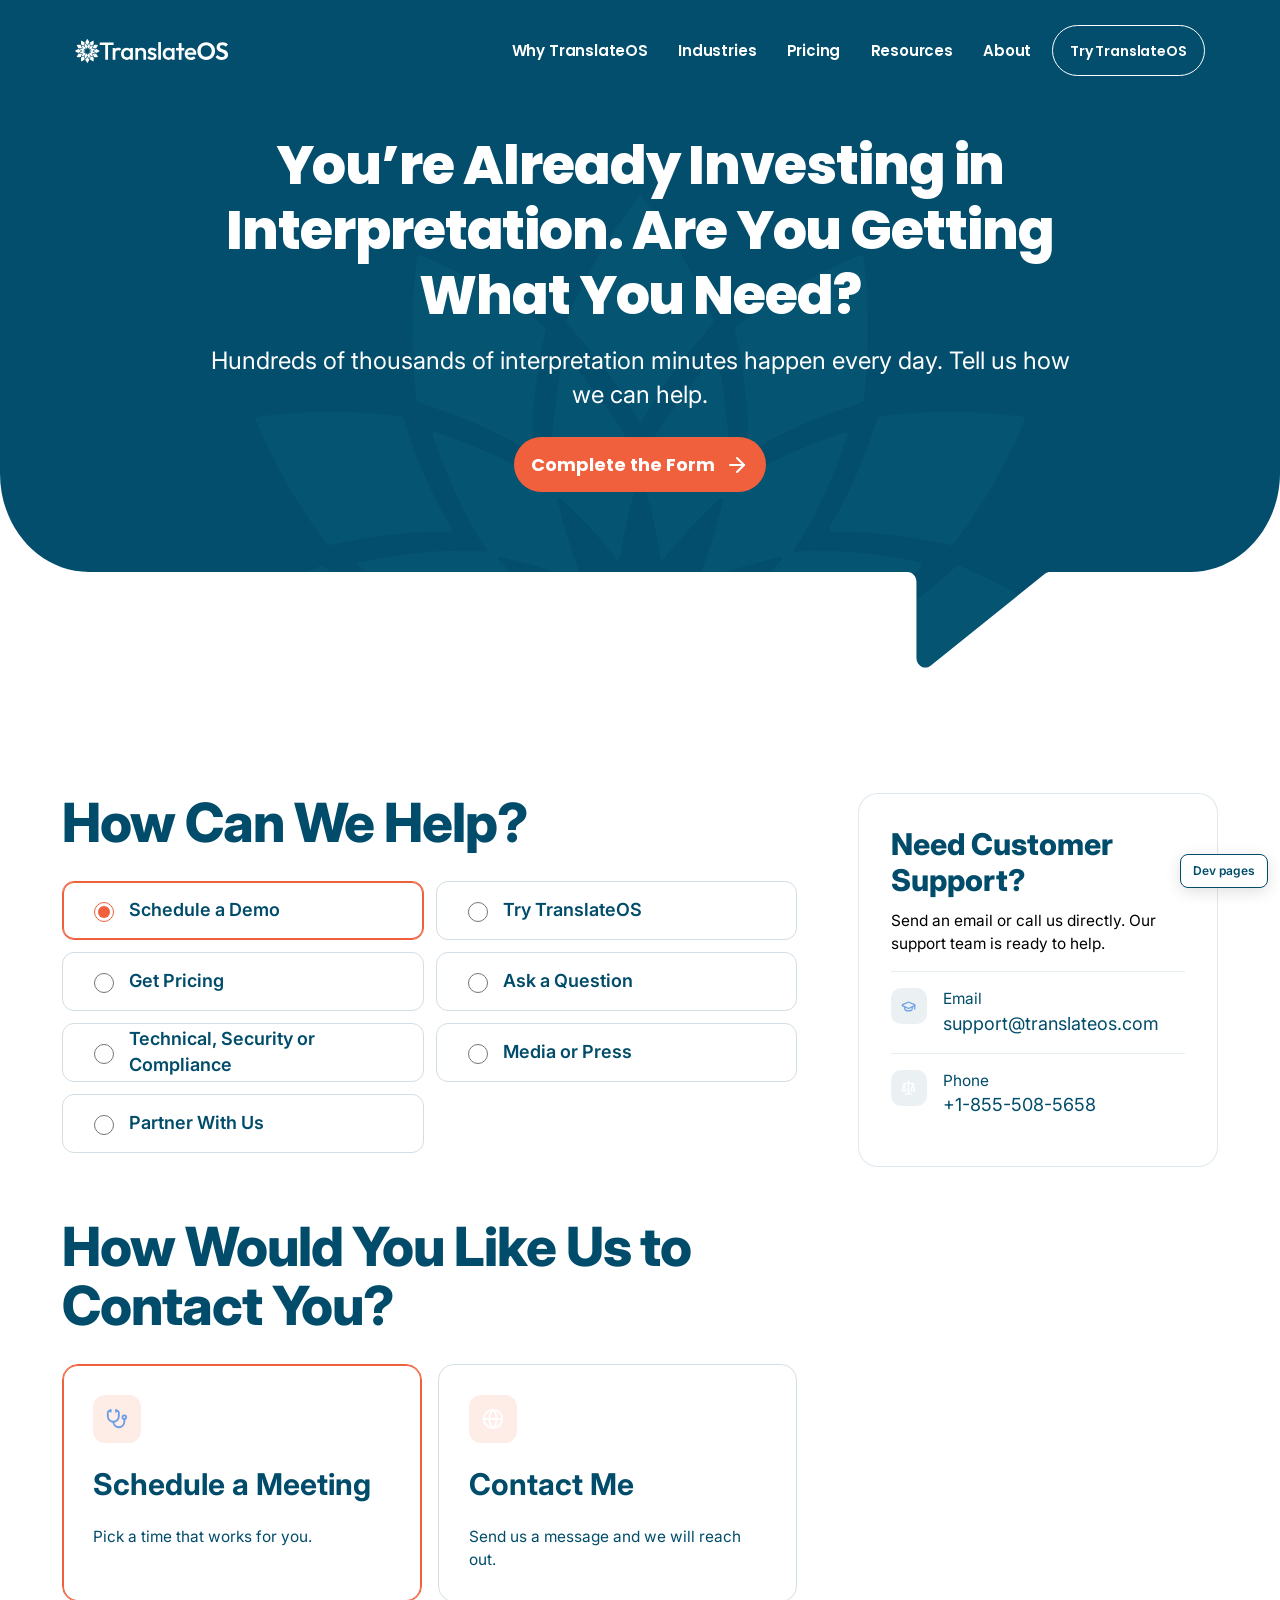
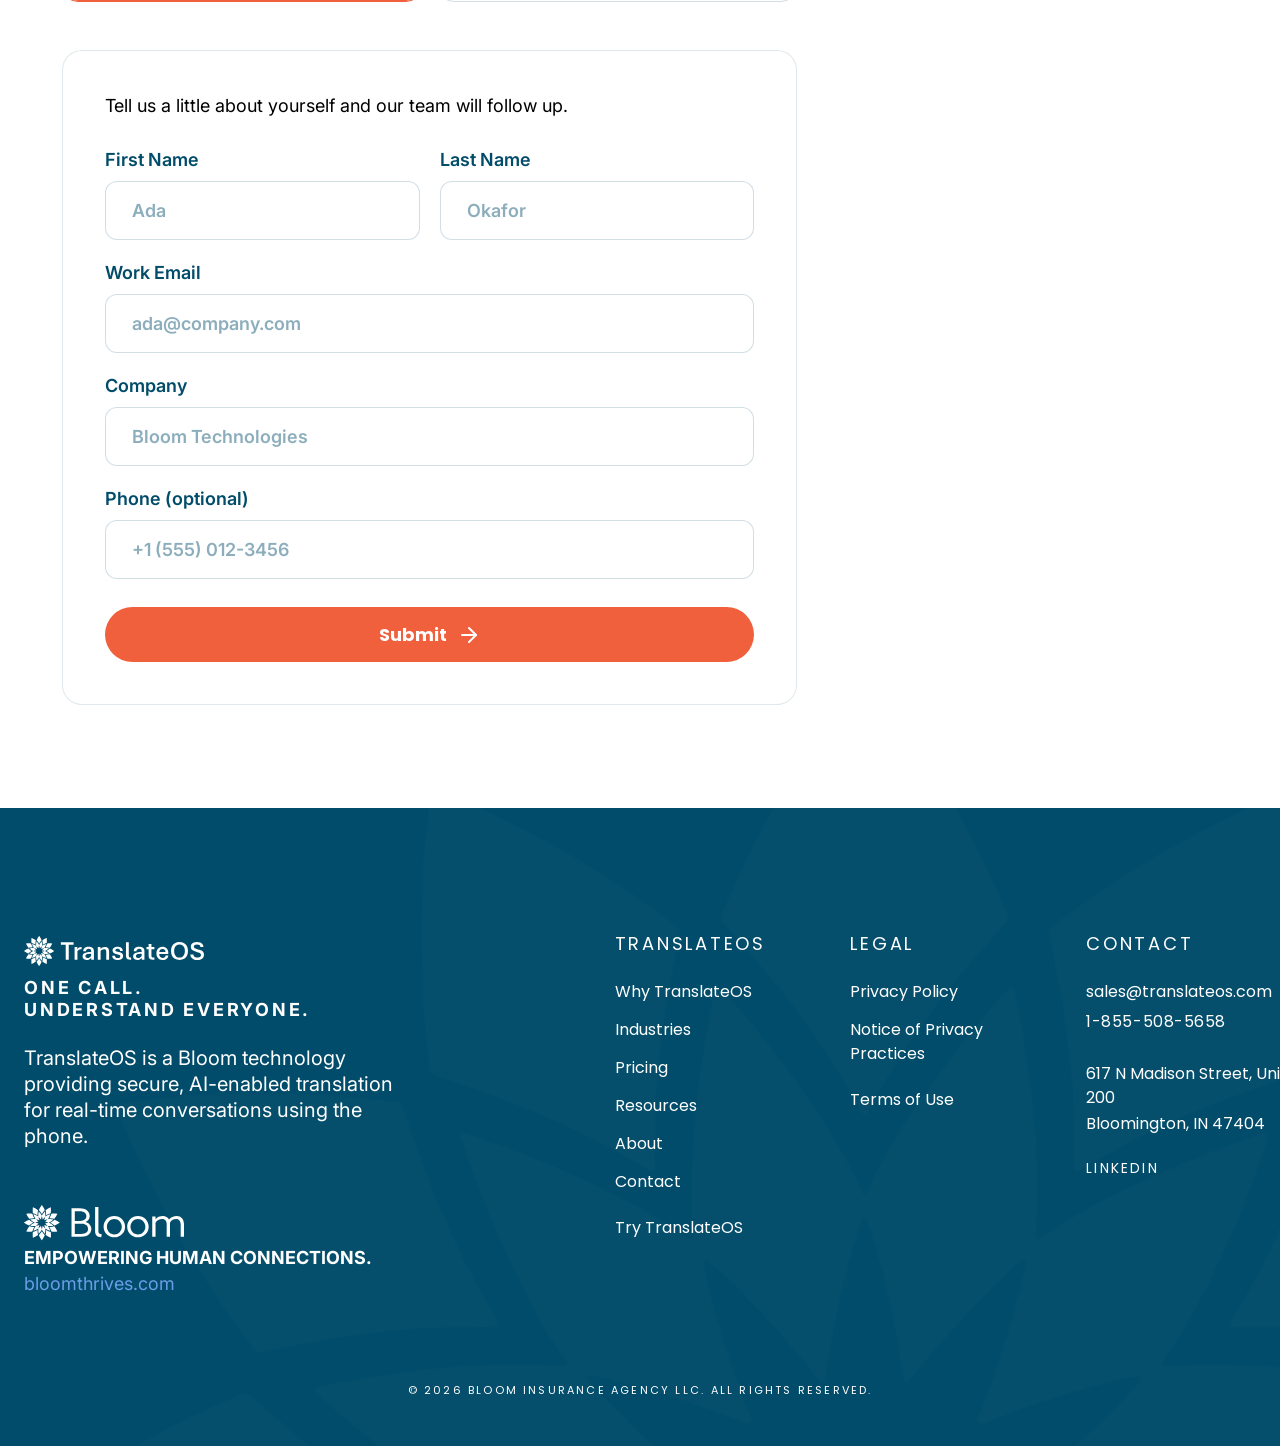
<file: pages/contact.html>
<!DOCTYPE html>
<html lang="en">
<head>
  <meta charset="UTF-8" />
  <meta name="viewport" content="width=device-width, initial-scale=1.0" />
  <title>Contact Us — TranslateOS</title>
  <link rel="preconnect" href="https://fonts.googleapis.com" />
  <link rel="preconnect" href="https://fonts.gstatic.com" crossorigin />
  <link href="https://fonts.googleapis.com/css2?family=Inter:wght@400;600;700;800;900&family=Poppins:wght@400;600;700;800&display=swap" rel="stylesheet" />
  <link rel="stylesheet" href="../css/style.css?v=126" />
  <link rel="stylesheet" href="../css/pre-footer-cta.css?v=126" />
  <link rel="stylesheet" href="../css/page-hero-bleed.css?v=126" />
  <link rel="stylesheet" href="../css/dev-nav.css?v=126" />
</head>
<body class="page-inner">
  <section class="page-hero page-hero--bleed">
            <header class="site-header">
        <div class="site-header__inner">
          <a href="../index.html" class="site-header__logo" aria-label="TranslateOS home">
            <img src="../assets/svg/logo-translateos.svg" alt="TranslateOS" width="180" height="28" />
          </a>
          <button type="button" class="nav-toggle" aria-label="Open menu" aria-expanded="false" aria-controls="site-nav">
            <span></span><span></span><span></span>
          </button>
          <nav id="site-nav" class="site-nav" aria-label="Primary">
            <button type="button" class="nav-close" aria-label="Close menu"></button>
            <a href="../pages/why-translateos.html">Why TranslateOS</a>
            <a href="../pages/industries.html">Industries</a>
            <a href="../pages/pricing.html">Pricing</a>
            <a href="../pages/faq.html">Resources</a>
            <a href="../pages/about.html">About</a>
            <a href="../pages/contact.html" class="btn btn--brand">Try TranslateOS</a>
          </nav>
        </div>
      </header>
    <svg class="page-hero__clip-svg" aria-hidden="true" focusable="false" width="0" height="0">
  <defs>
    <clipPath id="tos-bleed-hero-clip" clipPathUnits="objectBoundingBox">
      <path
        transform="scale(0.0006944444444444444 0.0014556040713245997)"
        d="M12.206 -1L0 -0.999969V4.00023V9V482C0.000123088 537.228 44.7716 582 100 582H1021C1026.52 582 1031 586.477 1031 592V669.362C1031 677.535 1040.27 682.257 1046.88 677.45L1175.5 583.913C1177.2 582.67 1179.26 582 1181.38 582H1339C1394.78 582 1440 536.781 1440 481V-1H1430H12.206Z"
      />
    </clipPath>
  </defs>
</svg>
<div class="page-hero__plate" aria-hidden="true"></div>
<div class="page-hero__shape" aria-hidden="true">
  <img class="page-hero__deco" src="../assets/svg/hero-lotus-deco.svg?v=126" alt="" width="1013" height="580" loading="eager" fetchpriority="low" decoding="async" />
</div>
      <div class="page-hero__inner">
        <h1 class="page-hero__title">You’re Already Investing in Interpretation. Are You Getting What You Need?</h1>
        <p class="page-hero__lead">Hundreds of thousands of interpretation minutes happen every day. Tell us how we can help.</p>
        <a href="#contact-form" class="btn btn--coral">Complete the Form <img class="btn__icon" src="../assets/svg/arrow-right-white.svg" alt="" width="24" height="24" /></a>
      </div>
    </section>
  <div class="page">
    

    <section class="page-section contact-page" id="contact-form">
      <div class="contact-layout">
        <div class="contact-main">
          <h2 class="page-section__title page-section__title--left">How Can We Help?</h2>
          <div class="contact-intents" role="group" aria-label="Reason for contacting us">
            <label class="contact-intent"><input type="radio" name="intent" value="demo" checked /> Schedule a Demo</label>
            <label class="contact-intent"><input type="radio" name="intent" value="try" /> Try TranslateOS</label>
            <label class="contact-intent"><input type="radio" name="intent" value="pricing" /> Get Pricing</label>
            <label class="contact-intent"><input type="radio" name="intent" value="question" /> Ask a Question</label>
            <label class="contact-intent"><input type="radio" name="intent" value="technical" /> Technical, Security or Compliance</label>
            <label class="contact-intent"><input type="radio" name="intent" value="media" /> Media or Press</label>
            <label class="contact-intent"><input type="radio" name="intent" value="partner" /> Partner With Us</label>
          </div>

          <h2 class="page-section__title page-section__title--left contact-main__sub">How Would You Like Us to Contact You?</h2>
          <div class="contact-methods" role="group" aria-label="Preferred contact method">
            <label class="contact-method">
              <input type="radio" name="method" value="meeting" checked />
              <span class="contact-method__icon" aria-hidden="true"><img src="../assets/svg/icon-healthcare.svg" alt="" width="22" height="22" /></span>
              <span class="contact-method__title">Schedule a Meeting</span>
              <span class="contact-method__text">Pick a time that works for you.</span>
            </label>
            <label class="contact-method">
              <input type="radio" name="method" value="message" />
              <span class="contact-method__icon" aria-hidden="true"><img src="../assets/svg/icon-business.svg" alt="" width="22" height="22" /></span>
              <span class="contact-method__title">Contact Me</span>
              <span class="contact-method__text">Send us a message and we will reach out.</span>
            </label>
          </div>

          <form class="lead-form" action="#" method="post">
            <p class="lead-form__intro">Tell us a little about yourself and our team will follow up.</p>
            <div class="lead-form__row">
              <label class="lead-field">First Name
                <input type="text" name="first_name" autocomplete="given-name" placeholder="Ada" required />
              </label>
              <label class="lead-field">Last Name
                <input type="text" name="last_name" autocomplete="family-name" placeholder="Okafor" required />
              </label>
            </div>
            <label class="lead-field">Work Email
              <input type="email" name="email" autocomplete="email" placeholder="ada@company.com" required />
            </label>
            <label class="lead-field">Company
              <input type="text" name="company" autocomplete="organization" placeholder="Bloom Technologies" required />
            </label>
            <label class="lead-field">Phone (optional)
              <input type="tel" name="phone" autocomplete="tel" placeholder="+1 (555) 012-3456" />
            </label>
            <button type="submit" class="btn btn--coral lead-form__submit">Submit <img class="btn__icon" src="../assets/svg/arrow-right-white.svg" alt="" width="24" height="24" /></button>
          </form>
        </div>

        <aside class="contact-support">
          <h3 class="contact-support__title">Need Customer Support?</h3>
          <p class="contact-support__text">Send an email or call us directly. Our support team is ready to help.</p>
          <a class="contact-support__link" href="mailto:support@translateos.com">
            <span class="contact-support__icon" aria-hidden="true"><img src="../assets/svg/icon-education.svg" alt="" width="15" height="15" /></span>
            <span>
              <span class="contact-support__label">Email</span>
              <span class="contact-support__value">support@translateos.com</span>
            </span>
          </a>
          <a class="contact-support__link" href="tel:+18555085658">
            <span class="contact-support__icon" aria-hidden="true"><img src="../assets/svg/icon-legal.svg" alt="" width="15" height="15" /></span>
            <span>
              <span class="contact-support__label">Phone</span>
              <span class="contact-support__value">+1-855-508-5658</span>
            </span>
          </a>
        </aside>
      </div>
    </section>

  </div>
    <div class="site-bottom">

    <footer class="site-footer">
      <img class="site-footer__texture" src="../assets/images/footer-texture.webp" alt="" width="1440" height="624" loading="lazy" />
      <div class="site-footer__inner">
        <div class="site-footer__top">
          <div class="site-footer__brand">
            <div class="site-footer__brand-head">
              <img class="site-footer__brand-logo" src="../assets/svg/logo-translateos-white.svg" alt="TranslateOS" width="180" height="30" />
              <p class="site-footer__tagline">One Call.<br />Understand Everyone.</p>
            </div>
            <p class="site-footer__about">TranslateOS is a Bloom technology providing secure, AI-enabled translation for real-time conversations using the phone.</p>
            <div class="site-footer__brand-bloom">
              <img class="site-footer__bloom" src="../assets/svg/logo-bloom.svg" alt="Bloom" width="160" height="36" />
              <p class="site-footer__bloom-tag">Empowering Human Connections.</p>
              <a class="site-footer__bloom-link" href="https://bloomthrives.com">bloomthrives.com</a>
            </div>
          </div>
          <div class="site-footer__cols">
            <div class="site-footer__col site-footer__col--nav">
              <h3>TranslateOS</h3>
              <ul>
                <li><a href="../pages/why-translateos.html">Why TranslateOS</a></li>
                <li><a href="../pages/industries.html">Industries</a></li>
                <li><a href="../pages/pricing.html">Pricing</a></li>
                <li><a href="../pages/faq.html">Resources</a></li>
                <li><a href="../pages/about.html">About</a></li>
                <li><a href="../pages/contact.html">Contact</a></li>
                <li><a href="../pages/contact.html">Try TranslateOS</a></li>
              </ul>
            </div>
            <div class="site-footer__col site-footer__col--nav">
              <h3>Legal</h3>
              <ul>
                <li><a href="#">Privacy Policy</a></li>
                <li><a href="#">Notice of Privacy Practices</a></li>
                <li><a href="#">Terms of Use</a></li>
              </ul>
            </div>
            <div class="site-footer__col site-footer__col--contact">
              <h3>Contact</h3>
              <ul>
                <li><a href="mailto:sales@translateos.com">sales@translateos.com</a></li>
                <li class="site-footer__phone">1-855-508-5658</li>
              </ul>
              <ul class="site-footer__address-block" aria-label="Address">
                <li class="site-footer__address-line">617 N Madison Street, Unit 200</li>
                <li class="site-footer__address-line">Bloomington, IN 47404</li>
              </ul>
              <p class="site-footer__linkedin"><a href="#">LinkedIn</a></p>
            </div>
          </div>
        </div>
        <p class="site-footer__copy">© 2026 Bloom Insurance Agency LLC. All rights reserved.</p>
      </div>
    </footer>
  </div>
  <div class="dev-nav" data-dev-nav>
  <button type="button" class="dev-nav__toggle" aria-expanded="false" aria-controls="dev-nav-panel">
    Dev pages
  </button>
  <div id="dev-nav-panel" class="dev-nav__panel" hidden>
    <p class="dev-nav__title">TranslateOS — Figma map</p>
    <ul class="dev-nav__list">
      <li>
        <a href="../index.html">
          Homepage          <span class="dev-nav__figma">45933:34554</span>
        </a>
      </li>
      <li>
        <a href="../pages/why-translateos.html">
          Why TranslateOS          <span class="dev-nav__figma">45933:38255</span>
        </a>
      </li>
      <li>
        <a href="../pages/industries.html">
          Industries (hub)        </a>
      </li>
      <li>
        <a href="../pages/healthcare.html">
          Health plans          <span class="dev-nav__figma">45933:35214</span>
        </a>
      </li>
      <li>
        <a href="../pages/education.html">
          Education          <span class="dev-nav__figma">45933:35504</span>
        </a>
      </li>
      <li>
        <a href="../pages/legal.html">
          Legal          <span class="dev-nav__figma">45933:35753</span>
        </a>
      </li>
      <li>
        <a href="../pages/business.html">
          All businesses          <span class="dev-nav__figma">45933:36623</span>
        </a>
      </li>
      <li>
        <a href="../pages/pricing.html">
          Pricing          <span class="dev-nav__figma">45933:36952</span>
        </a>
      </li>
      <li>
        <a href="../pages/faq.html">
          Resources (FAQ)          <span class="dev-nav__figma">45933:37344</span>
        </a>
      </li>
      <li>
        <a href="../pages/press-release.html">
          Press release          <span class="dev-nav__figma">45933:37632</span>
        </a>
      </li>
      <li>
        <a href="../pages/about.html">
          About          <span class="dev-nav__figma">45933:36066</span>
        </a>
      </li>
      <li>
        <a href="../pages/languages.html">
          Languages          <span class="dev-nav__figma">45933:38575</span>
        </a>
      </li>
      <li>
        <a href="../pages/technical.html">
          Technical          <span class="dev-nav__figma">45933:39136</span>
        </a>
      </li>
      <li>
        <a href="../pages/contact.html">
          Contact          <span class="dev-nav__figma">45933:39574</span>
        </a>
      </li>
    </ul>
  </div>
</div>
  <script src="../js/pages.js"></script>
  <script src="../js/main.js?v=126"></script>
  <script src="../js/dev-nav.js?v=126"></script>
</body>
</html>
</file>
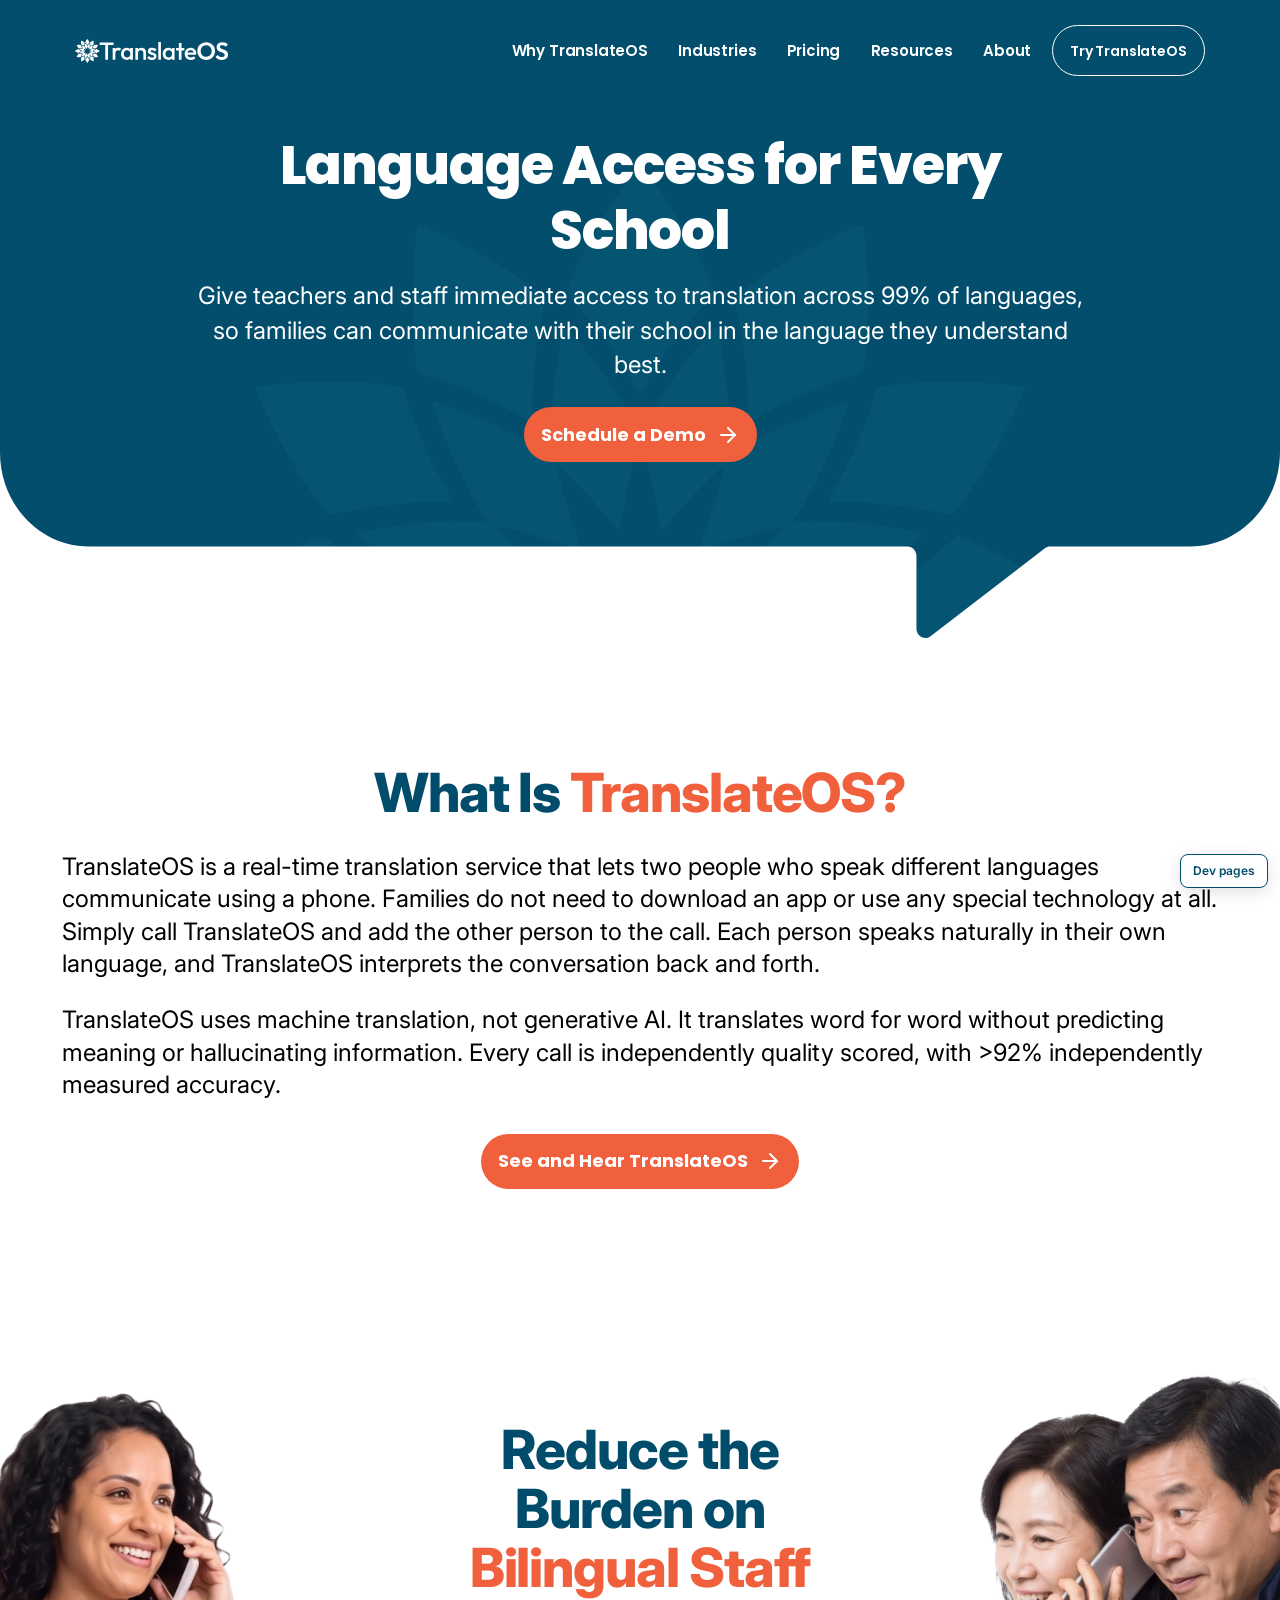
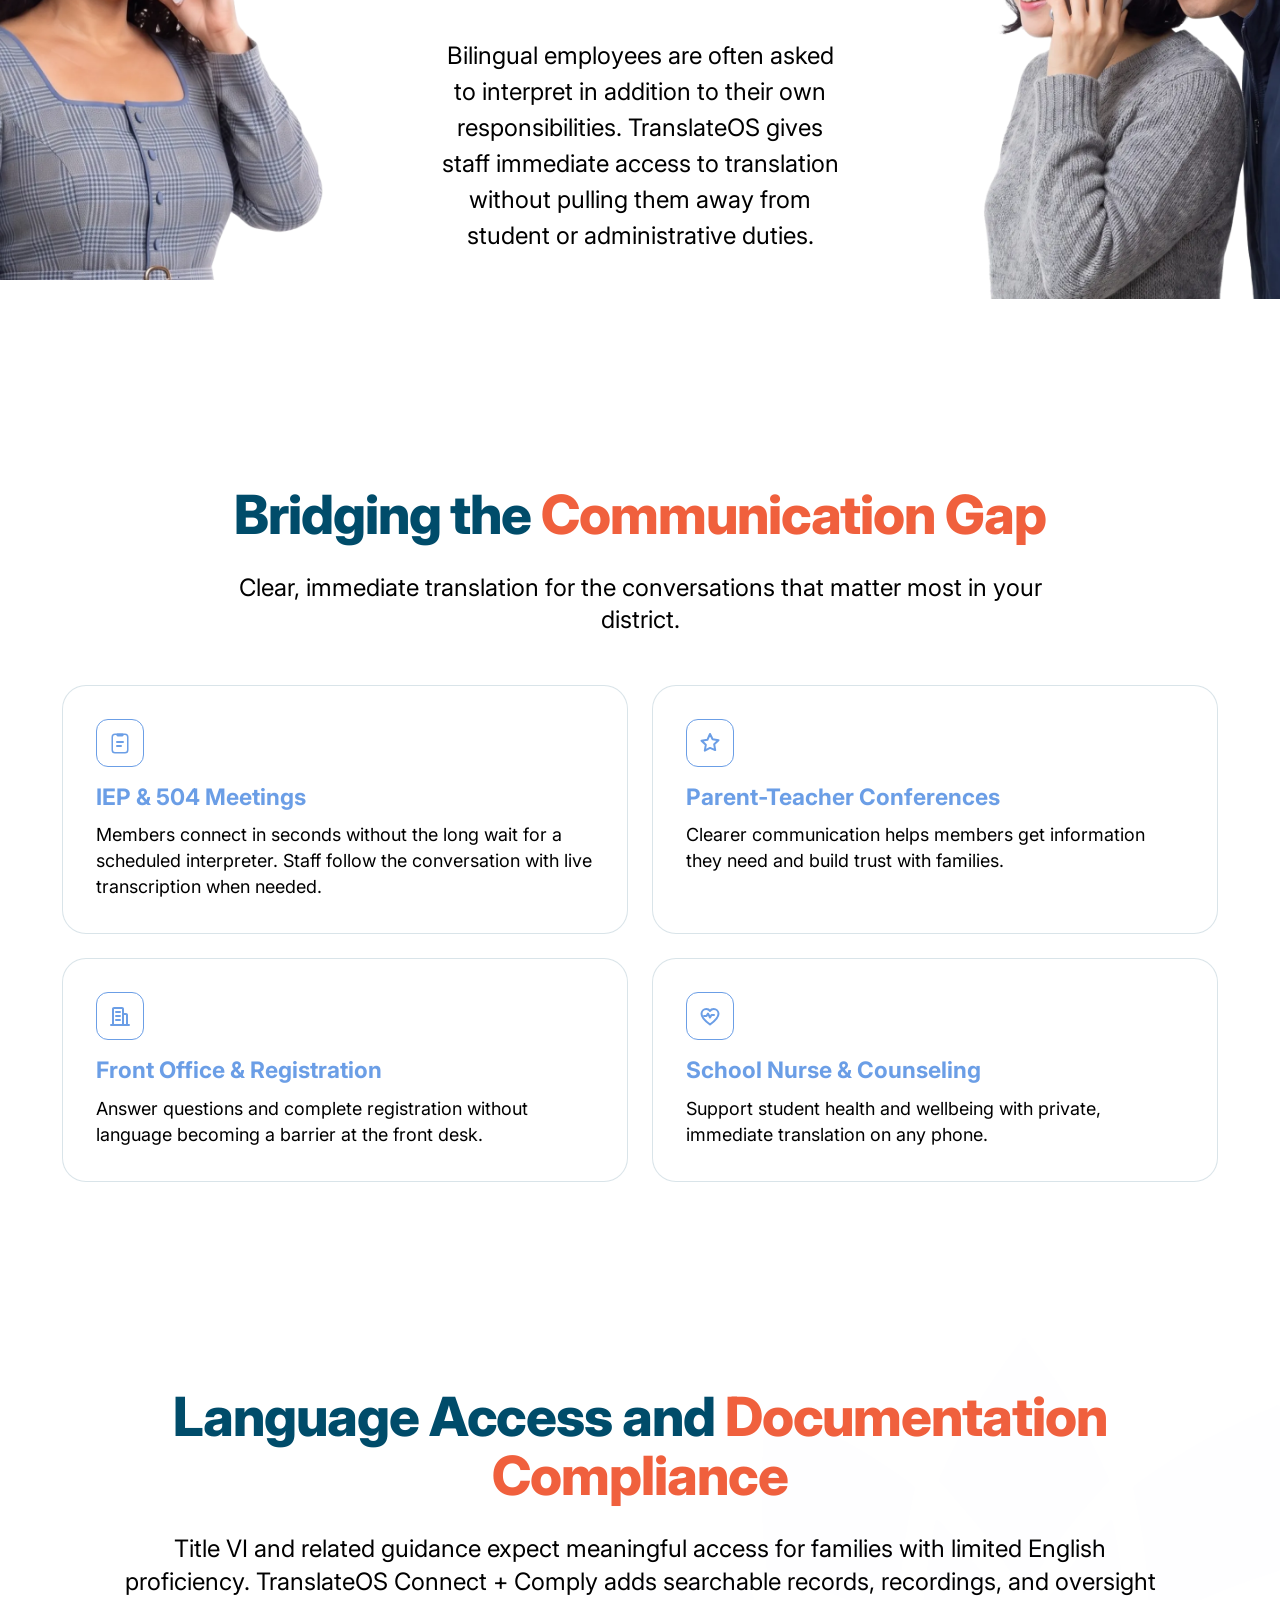
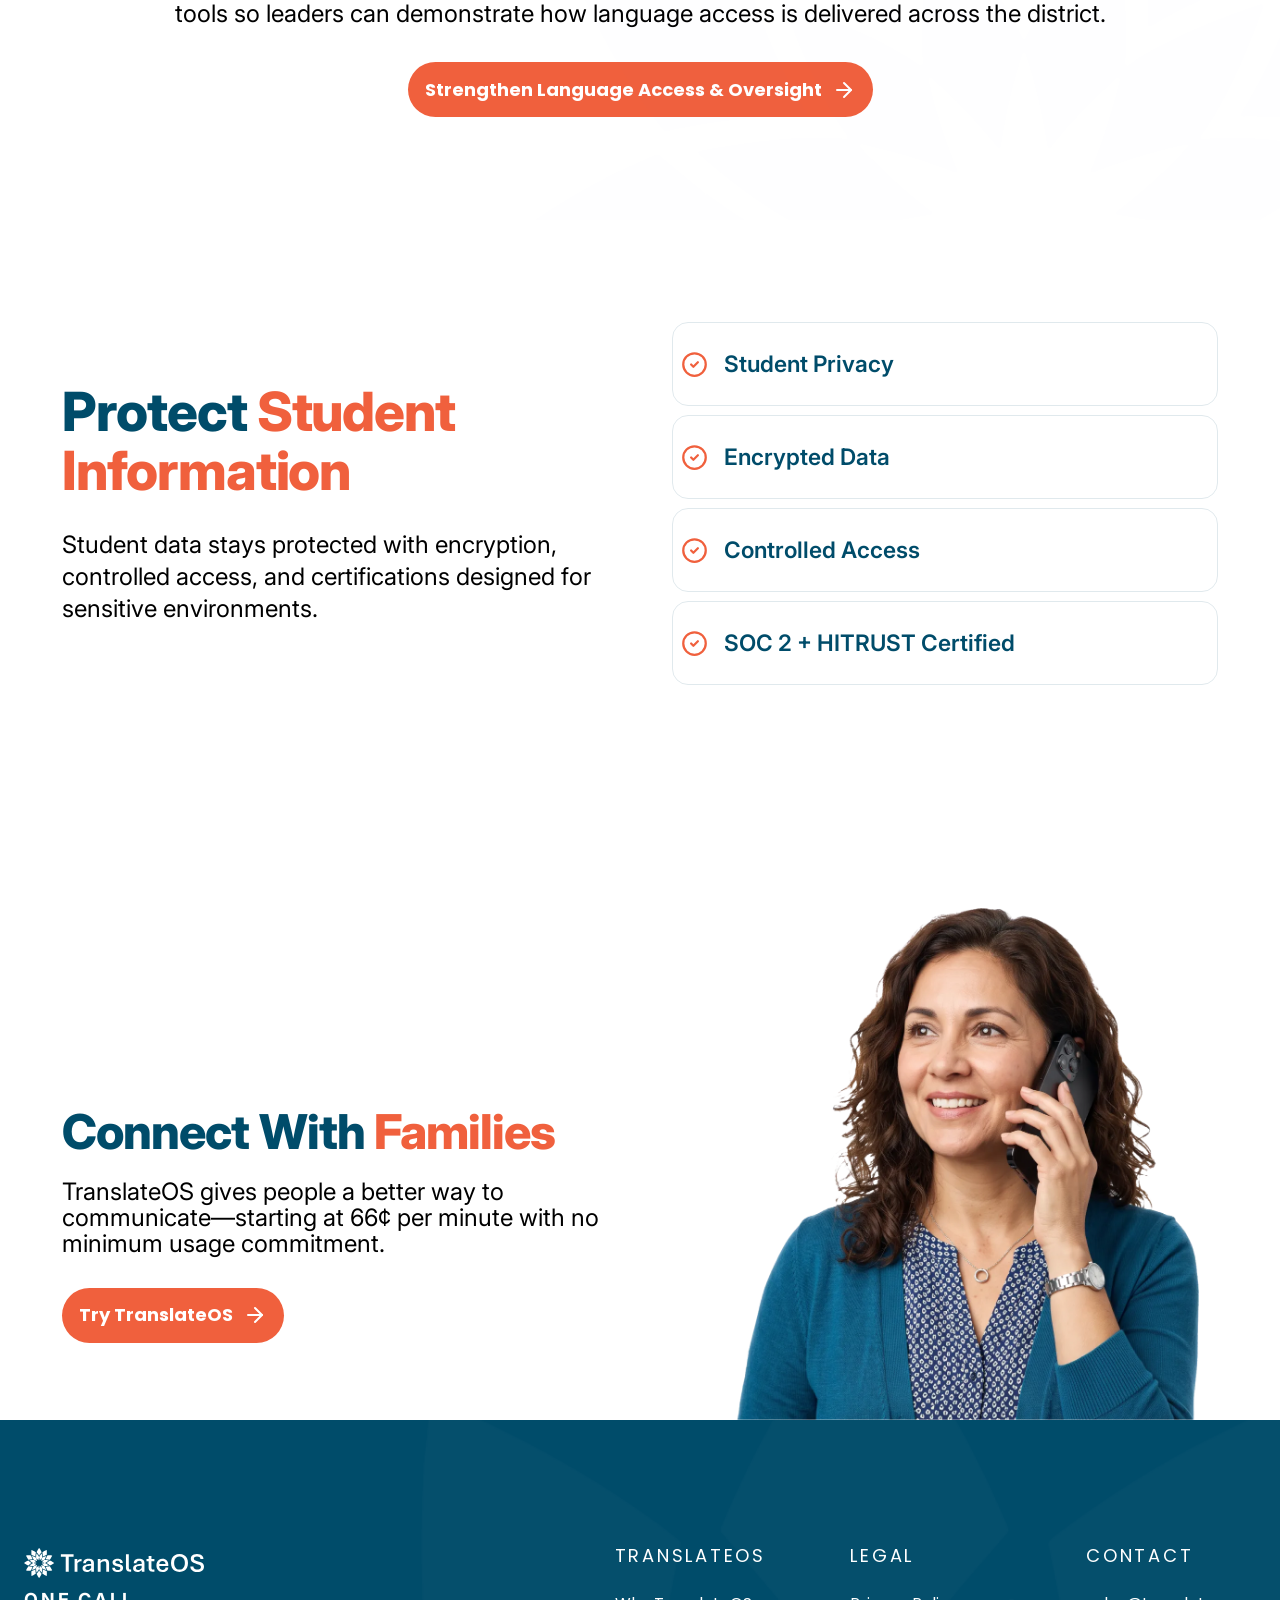
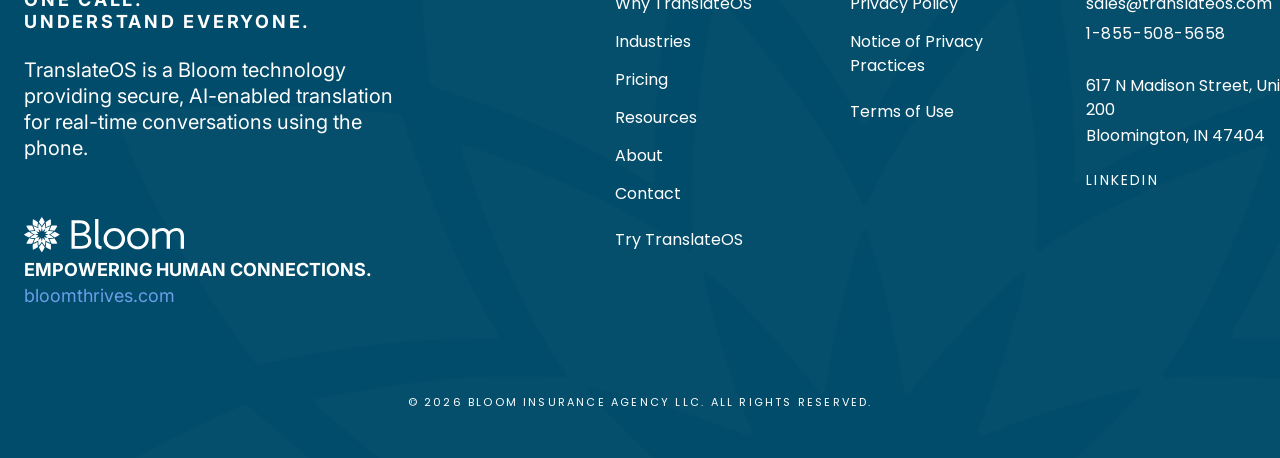
<file: pages/education.html>
<!DOCTYPE html>
<html lang="en">
<head>
  <meta charset="UTF-8" />
  <meta name="viewport" content="width=device-width, initial-scale=1.0" />
  <title>TranslateOS for Education</title>
  <link rel="preconnect" href="https://fonts.googleapis.com" />
  <link rel="preconnect" href="https://fonts.gstatic.com" crossorigin />
  <link href="https://fonts.googleapis.com/css2?family=Inter:wght@400;600;700;800;900&family=Poppins:wght@400;600;700;800&display=swap" rel="stylesheet" />
  <link rel="stylesheet" href="../css/style.css?v=126" />
  <link rel="stylesheet" href="../css/pre-footer-cta.css?v=126" />
  <link rel="stylesheet" href="../css/page-hero-bleed.css?v=126" />
  <link rel="stylesheet" href="../css/dev-nav.css?v=126" />
</head>
<body class="page-inner page-education">
  <section class="page-hero page-hero--bleed">
            <header class="site-header">
        <div class="site-header__inner">
          <a href="../index.html" class="site-header__logo" aria-label="TranslateOS home">
            <img src="../assets/svg/logo-translateos.svg" alt="TranslateOS" width="180" height="28" />
          </a>
          <button type="button" class="nav-toggle" aria-label="Open menu" aria-expanded="false" aria-controls="site-nav">
            <span></span><span></span><span></span>
          </button>
          <nav id="site-nav" class="site-nav" aria-label="Primary">
            <button type="button" class="nav-close" aria-label="Close menu"></button>
            <a href="../pages/why-translateos.html">Why TranslateOS</a>
            <a href="../pages/industries.html">Industries</a>
            <a href="../pages/pricing.html">Pricing</a>
            <a href="../pages/faq.html">Resources</a>
            <a href="../pages/about.html">About</a>
            <a href="../pages/contact.html" class="btn btn--brand">Try TranslateOS</a>
          </nav>
        </div>
      </header>
    <svg class="page-hero__clip-svg" aria-hidden="true" focusable="false" width="0" height="0">
  <defs>
    <clipPath id="tos-bleed-hero-clip" clipPathUnits="objectBoundingBox">
      <path
        transform="scale(0.0006944444444444444 0.0014556040713245997)"
        d="M12.206 -1L0 -0.999969V4.00023V9V482C0.000123088 537.228 44.7716 582 100 582H1021C1026.52 582 1031 586.477 1031 592V669.362C1031 677.535 1040.27 682.257 1046.88 677.45L1175.5 583.913C1177.2 582.67 1179.26 582 1181.38 582H1339C1394.78 582 1440 536.781 1440 481V-1H1430H12.206Z"
      />
    </clipPath>
  </defs>
</svg>
<div class="page-hero__plate" aria-hidden="true"></div>
<div class="page-hero__shape" aria-hidden="true">
  <img class="page-hero__deco" src="../assets/svg/hero-lotus-deco.svg?v=126" alt="" width="1013" height="580" loading="eager" fetchpriority="low" decoding="async" />
</div>
      <div class="page-hero__inner">
        <h1 class="page-hero__title">Language Access for Every School</h1>
        <p class="page-hero__lead">Give teachers and staff immediate access to translation across 99% of languages, so families can communicate with their school in the language they understand best.</p>
        
        <a href="../pages/contact.html" class="btn btn--coral">Schedule a Demo <img class="btn__icon" src="../assets/svg/arrow-right-white.svg" alt="" width="24" height="24" /></a>
      </div>
    </section>
  <div class="page">

    <section class="page-section">
      <div class="page-section__inner">
        <h2 class="page-section__title">What Is <span class="accent">TranslateOS?</span></h2>
        <div class="page-section__body">
          <p>TranslateOS is a real-time translation service that lets two people who speak different languages communicate using a phone. Families do not need to download an app or use any special technology at all. Simply call TranslateOS and add the other person to the call. Each person speaks naturally in their own language, and TranslateOS interprets the conversation back and forth.</p>
          <p>TranslateOS uses machine translation, not generative AI. It translates word for word without predicting meaning or hallucinating information. Every call is independently quality scored, with &gt;92% independently measured accuracy.</p>
        </div>
        <p style="text-align:center;margin-top:32px"><a href="#" class="btn btn--coral">See and Hear TranslateOS <img class="btn__icon" src="../assets/svg/arrow-right-white.svg" alt="" width="24" height="24" /></a></p>
      </div>
    </section>
    <section class="page-section page-section--burden-triptych" aria-labelledby="burden-triptych-title">
      <div class="burden-triptych">
        <div class="burden-triptych__side burden-triptych__side--left">
          <img src="../assets/images/pages/education-staff.webp" alt="School staff member on a call" loading="lazy" decoding="async" width="992" height="1108" />
        </div>
        <div class="burden-triptych__center">
          <h2 id="burden-triptych-title" class="page-section__title burden-triptych__title">Reduce the Burden on <span class="accent">Bilingual Staff</span></h2>
          <p class="burden-triptych__body">Bilingual employees are often asked to interpret in addition to their own responsibilities. TranslateOS gives staff immediate access to translation without pulling them away from student or administrative duties.</p>
        </div>
        <div class="burden-triptych__side burden-triptych__side--right">
          <img src="../assets/images/pages/education-family.webp" alt="Family listening on a phone call" loading="lazy" decoding="async" width="1316" height="1172" />
        </div>
      </div>
    </section>
    <section class="page-section">
      <div class="page-section__inner">
        <h2 class="page-section__title">Bridging the <span class="accent">Communication Gap</span></h2>
        <p class="page-section__body" style="text-align:center;max-width:831px;margin:0 auto 48px">Clear, immediate translation for the conversations that matter most in your district.</p>
        <div class="feature-grid feature-grid--2">
          <article class="feature-card"><div class="feature-card__icon"><img src="../assets/svg/icons/icon-clipboard.svg" alt="" width="28" height="28" /></div><h3 class="feature-card__title">IEP &amp; 504 Meetings</h3><p class="feature-card__text">Members connect in seconds without the long wait for a scheduled interpreter. Staff follow the conversation with live transcription when needed.</p></article>
          <article class="feature-card"><div class="feature-card__icon"><img src="../assets/svg/icons/icon-star.svg" alt="" width="28" height="28" /></div><h3 class="feature-card__title">Parent-Teacher Conferences</h3><p class="feature-card__text">Clearer communication helps members get information they need and build trust with families.</p></article>
          <article class="feature-card"><div class="feature-card__icon"><img src="../assets/svg/icons/icon-building.svg" alt="" width="28" height="28" /></div><h3 class="feature-card__title">Front Office &amp; Registration</h3><p class="feature-card__text">Answer questions and complete registration without language becoming a barrier at the front desk.</p></article>
          <article class="feature-card"><div class="feature-card__icon"><img src="../assets/svg/icons/icon-heart-pulse.svg" alt="" width="28" height="28" /></div><h3 class="feature-card__title">School Nurse &amp; Counseling</h3><p class="feature-card__text">Support student health and wellbeing with private, immediate translation on any phone.</p></article>
        </div>
      </div>
    </section>
    <section class="page-section page-section--deco">
      <img class="page-section__deco" src="../assets/svg/decorative-flower.svg" alt="" loading="lazy" />
      <div class="page-section__inner" style="text-align:center">
        <h2 class="page-section__title">Language Access and <span class="accent">Documentation Compliance</span></h2>
        <div class="page-section__body" style="max-width:1041px;margin:0 auto">
          <p>Title VI and related guidance expect meaningful access for families with limited English proficiency. TranslateOS Connect + Comply adds searchable records, recordings, and oversight tools so leaders can demonstrate how language access is delivered across the district.</p>
        </div>
        <p style="margin-top:32px"><a href="#" class="btn btn--coral">Strengthen Language Access &amp; Oversight <img class="btn__icon" src="../assets/svg/arrow-right-white.svg" alt="" width="24" height="24" /></a></p>
      </div>
    </section>
    <section class="page-section">
      <div class="page-section__inner page-split">
        <div>
          <h2 class="page-section__title page-section__title--left">Protect <span class="accent">Student Information</span></h2>
          <p class="page-section__body">Student data stays protected with encryption, controlled access, and certifications designed for sensitive environments.</p>
        </div>
        <div class="checklist">
          <div class="checklist__row"><span class="checklist__mark" aria-hidden="true"></span>Student Privacy</div>
          <div class="checklist__row"><span class="checklist__mark" aria-hidden="true"></span>Encrypted Data</div>
          <div class="checklist__row"><span class="checklist__mark" aria-hidden="true"></span>Controlled Access</div>
          <div class="checklist__row"><span class="checklist__mark" aria-hidden="true"></span>SOC 2 + HITRUST Certified</div>
        </div>
      </div>
    </section>
<section class="pre-footer-cta pre-footer-cta--img-contain"
  aria-labelledby="cta-heading">
  <div class="pre-footer-cta__inner">
    <div class="pre-footer-cta__content">
      <div class="pre-footer-cta__copy">
        <h2 id="cta-heading" class="pre-footer-cta__title">
          Connect With <span class="accent">Families</span></h2>
        <div class="pre-footer-cta__body">
                      <p class="pre-footer-cta__text">TranslateOS gives people a better way to communicate—starting at 66¢ per minute with no minimum usage commitment.</p>
                  </div>
      </div>
      <a href="../pages/contact.html"
        class="btn btn--coral pre-footer-cta__btn">Try TranslateOS <img
          class="btn__icon" src="../assets/svg/arrow-right-white.svg" alt="" width="24"
          height="24" /></a>
    </div>
    <div class="pre-footer-cta__visual">
      <img src="../assets/images/pages/education-cta.webp" alt="Educator connecting with a family by phone"
        width="1036" height="1107" loading="lazy" decoding="async" />
    </div>
  </div>
</section>

  </div>
    <div class="site-bottom">

    <footer class="site-footer">
      <img class="site-footer__texture" src="../assets/images/footer-texture.webp" alt="" width="1440" height="624" loading="lazy" />
      <div class="site-footer__inner">
        <div class="site-footer__top">
          <div class="site-footer__brand">
            <div class="site-footer__brand-head">
              <img class="site-footer__brand-logo" src="../assets/svg/logo-translateos-white.svg" alt="TranslateOS" width="180" height="30" />
              <p class="site-footer__tagline">One Call.<br />Understand Everyone.</p>
            </div>
            <p class="site-footer__about">TranslateOS is a Bloom technology providing secure, AI-enabled translation for real-time conversations using the phone.</p>
            <div class="site-footer__brand-bloom">
              <img class="site-footer__bloom" src="../assets/svg/logo-bloom.svg" alt="Bloom" width="160" height="36" />
              <p class="site-footer__bloom-tag">Empowering Human Connections.</p>
              <a class="site-footer__bloom-link" href="https://bloomthrives.com">bloomthrives.com</a>
            </div>
          </div>
          <div class="site-footer__cols">
            <div class="site-footer__col site-footer__col--nav">
              <h3>TranslateOS</h3>
              <ul>
                <li><a href="../pages/why-translateos.html">Why TranslateOS</a></li>
                <li><a href="../pages/industries.html">Industries</a></li>
                <li><a href="../pages/pricing.html">Pricing</a></li>
                <li><a href="../pages/faq.html">Resources</a></li>
                <li><a href="../pages/about.html">About</a></li>
                <li><a href="../pages/contact.html">Contact</a></li>
                <li><a href="../pages/contact.html">Try TranslateOS</a></li>
              </ul>
            </div>
            <div class="site-footer__col site-footer__col--nav">
              <h3>Legal</h3>
              <ul>
                <li><a href="#">Privacy Policy</a></li>
                <li><a href="#">Notice of Privacy Practices</a></li>
                <li><a href="#">Terms of Use</a></li>
              </ul>
            </div>
            <div class="site-footer__col site-footer__col--contact">
              <h3>Contact</h3>
              <ul>
                <li><a href="mailto:sales@translateos.com">sales@translateos.com</a></li>
                <li class="site-footer__phone">1-855-508-5658</li>
              </ul>
              <ul class="site-footer__address-block" aria-label="Address">
                <li class="site-footer__address-line">617 N Madison Street, Unit 200</li>
                <li class="site-footer__address-line">Bloomington, IN 47404</li>
              </ul>
              <p class="site-footer__linkedin"><a href="#">LinkedIn</a></p>
            </div>
          </div>
        </div>
        <p class="site-footer__copy">© 2026 Bloom Insurance Agency LLC. All rights reserved.</p>
      </div>
    </footer>
  </div>
  <div class="dev-nav" data-dev-nav>
  <button type="button" class="dev-nav__toggle" aria-expanded="false" aria-controls="dev-nav-panel">
    Dev pages
  </button>
  <div id="dev-nav-panel" class="dev-nav__panel" hidden>
    <p class="dev-nav__title">TranslateOS — Figma map</p>
    <ul class="dev-nav__list">
      <li>
        <a href="../index.html">
          Homepage          <span class="dev-nav__figma">45933:34554</span>
        </a>
      </li>
      <li>
        <a href="../pages/why-translateos.html">
          Why TranslateOS          <span class="dev-nav__figma">45933:38255</span>
        </a>
      </li>
      <li>
        <a href="../pages/industries.html">
          Industries (hub)        </a>
      </li>
      <li>
        <a href="../pages/healthcare.html">
          Health plans          <span class="dev-nav__figma">45933:35214</span>
        </a>
      </li>
      <li>
        <a href="../pages/education.html">
          Education          <span class="dev-nav__figma">45933:35504</span>
        </a>
      </li>
      <li>
        <a href="../pages/legal.html">
          Legal          <span class="dev-nav__figma">45933:35753</span>
        </a>
      </li>
      <li>
        <a href="../pages/business.html">
          All businesses          <span class="dev-nav__figma">45933:36623</span>
        </a>
      </li>
      <li>
        <a href="../pages/pricing.html">
          Pricing          <span class="dev-nav__figma">45933:36952</span>
        </a>
      </li>
      <li>
        <a href="../pages/faq.html">
          Resources (FAQ)          <span class="dev-nav__figma">45933:37344</span>
        </a>
      </li>
      <li>
        <a href="../pages/press-release.html">
          Press release          <span class="dev-nav__figma">45933:37632</span>
        </a>
      </li>
      <li>
        <a href="../pages/about.html">
          About          <span class="dev-nav__figma">45933:36066</span>
        </a>
      </li>
      <li>
        <a href="../pages/languages.html">
          Languages          <span class="dev-nav__figma">45933:38575</span>
        </a>
      </li>
      <li>
        <a href="../pages/technical.html">
          Technical          <span class="dev-nav__figma">45933:39136</span>
        </a>
      </li>
      <li>
        <a href="../pages/contact.html">
          Contact          <span class="dev-nav__figma">45933:39574</span>
        </a>
      </li>
    </ul>
  </div>
</div>
  <script src="../js/main.js?v=126"></script>
  <script src="../js/dev-nav.js?v=126"></script>
</body>
</html>
</file>
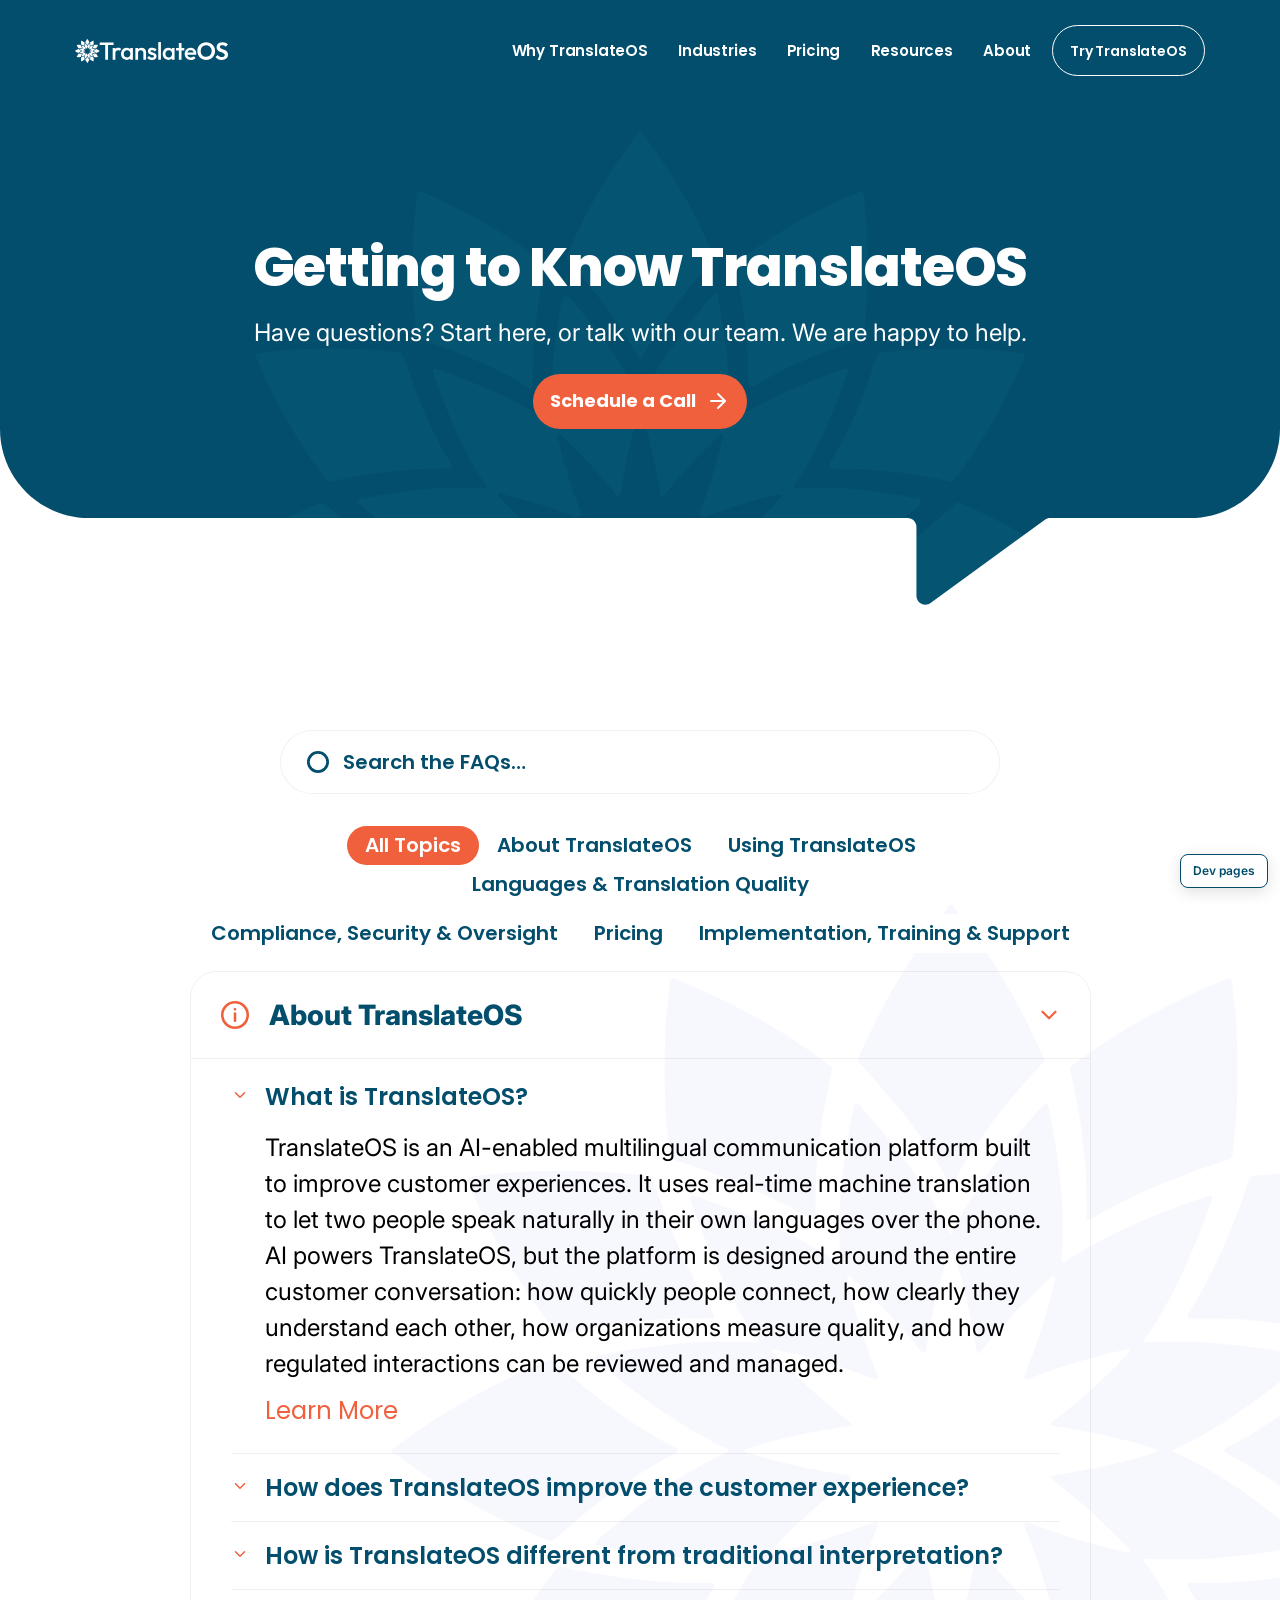
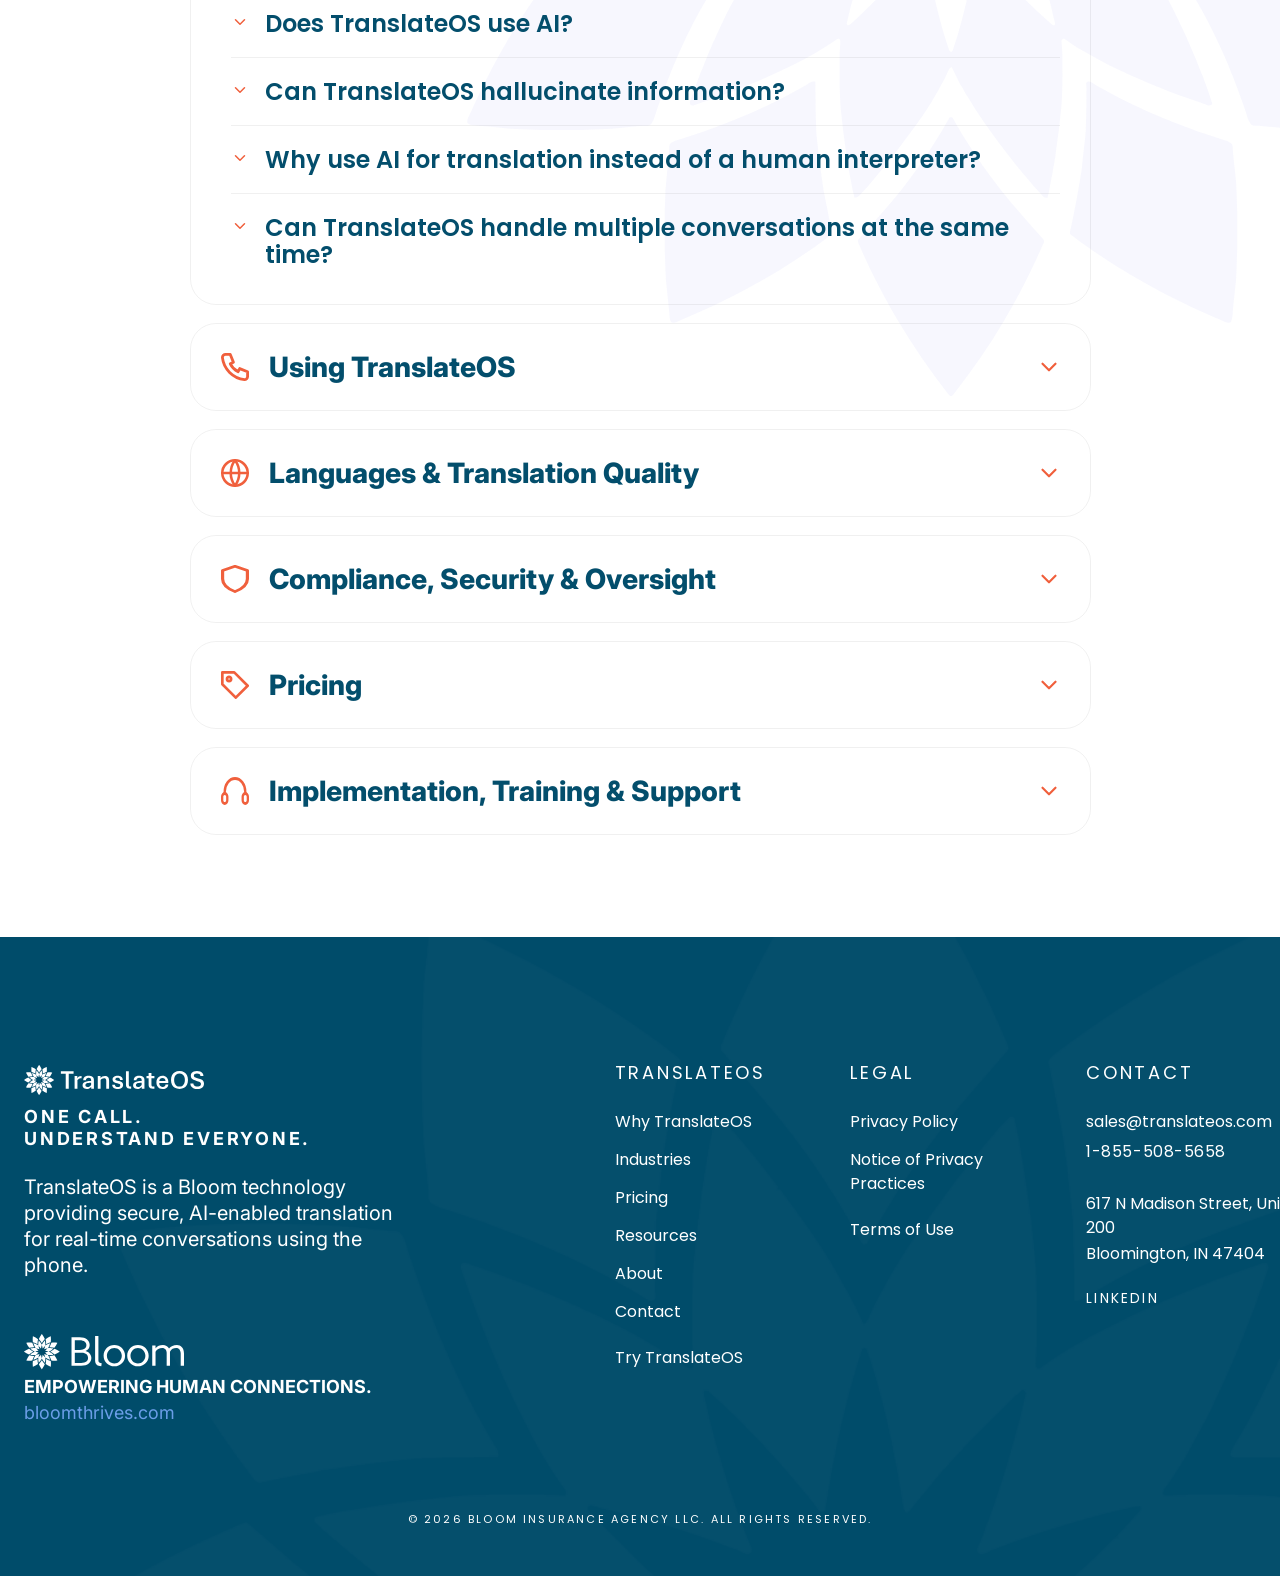
<file: pages/faq.html>
<!DOCTYPE html>
<html lang="en">
<head>
  <meta charset="UTF-8" />
  <meta name="viewport" content="width=device-width, initial-scale=1.0" />
  <title>FAQ — TranslateOS</title>
  <link rel="preconnect" href="https://fonts.googleapis.com" />
  <link rel="preconnect" href="https://fonts.gstatic.com" crossorigin />
  <link href="https://fonts.googleapis.com/css2?family=Inter:wght@400;600;700;800;900&family=Poppins:wght@400;600;700;800&display=swap" rel="stylesheet" />
  <link rel="stylesheet" href="../css/style.css?v=126" />
  <link rel="stylesheet" href="../css/pre-footer-cta.css?v=126" />
  <link rel="stylesheet" href="../css/page-hero-bleed.css?v=126" />
  <link rel="stylesheet" href="../css/dev-nav.css?v=126" />
</head>
<body class="page-inner page-faq">
  <section class="page-hero page-hero--bleed">
            <header class="site-header">
        <div class="site-header__inner">
          <a href="../index.html" class="site-header__logo" aria-label="TranslateOS home">
            <img src="../assets/svg/logo-translateos.svg" alt="TranslateOS" width="180" height="28" />
          </a>
          <button type="button" class="nav-toggle" aria-label="Open menu" aria-expanded="false" aria-controls="site-nav">
            <span></span><span></span><span></span>
          </button>
          <nav id="site-nav" class="site-nav" aria-label="Primary">
            <button type="button" class="nav-close" aria-label="Close menu"></button>
            <a href="../pages/why-translateos.html">Why TranslateOS</a>
            <a href="../pages/industries.html">Industries</a>
            <a href="../pages/pricing.html">Pricing</a>
            <a href="../pages/faq.html">Resources</a>
            <a href="../pages/about.html">About</a>
            <a href="../pages/contact.html" class="btn btn--brand">Try TranslateOS</a>
          </nav>
        </div>
      </header>
    <svg class="page-hero__clip-svg" aria-hidden="true" focusable="false" width="0" height="0">
  <defs>
    <clipPath id="tos-bleed-hero-clip" clipPathUnits="objectBoundingBox">
      <path
        transform="scale(0.0006944444444444444 0.0014556040713245997)"
        d="M12.206 -1L0 -0.999969V4.00023V9V482C0.000123088 537.228 44.7716 582 100 582H1021C1026.52 582 1031 586.477 1031 592V669.362C1031 677.535 1040.27 682.257 1046.88 677.45L1175.5 583.913C1177.2 582.67 1179.26 582 1181.38 582H1339C1394.78 582 1440 536.781 1440 481V-1H1430H12.206Z"
      />
    </clipPath>
  </defs>
</svg>
<div class="page-hero__plate" aria-hidden="true"></div>
<div class="page-hero__shape" aria-hidden="true">
  <img class="page-hero__deco" src="../assets/svg/hero-lotus-deco.svg?v=126" alt="" width="1013" height="580" loading="eager" fetchpriority="low" decoding="async" />
</div>
      <div class="page-hero__inner">
        <h1 class="page-hero__title">Getting to Know TranslateOS</h1>
        <p class="page-hero__lead">Have questions? Start here, or talk with our team. We are happy to help.</p>
        <a href="../pages/contact.html" class="btn btn--coral">Schedule a Call <img class="btn__icon" src="../assets/svg/arrow-right-white.svg" alt="" width="24" height="24" decoding="async" /></a>
      </div>
    </section>
  <div class="page">

    <section class="page-section page-section--faq page-section--deco">
      <img class="page-section__deco page-section__deco--faq" src="../assets/svg/decorative-flower.svg" alt="" loading="lazy" decoding="async" />
      <div class="page-section__inner page-section__inner--faq">
        <div class="faq-toolbar">
          <label class="faq-search">
            <img class="faq-search__icon" src="../assets/svg/faq/icon-search.svg" alt="" width="22" height="22" decoding="async" />
            <input type="search" name="faq-search" placeholder="Search the FAQs…" aria-label="Search the FAQs" autocomplete="off" />
          </label>
          <div class="faq-tags" role="tablist" aria-label="FAQ topics">
            <div class="faq-tags__row">
              <button type="button" class="faq-tags__btn is-active" role="tab" aria-selected="true">All Topics</button>
              <button type="button" class="faq-tags__btn" role="tab" aria-selected="false">About TranslateOS</button>
              <button type="button" class="faq-tags__btn" role="tab" aria-selected="false">Using TranslateOS</button>
              <button type="button" class="faq-tags__btn" role="tab" aria-selected="false">Languages &amp; Translation Quality</button>
            </div>
            <div class="faq-tags__row">
              <button type="button" class="faq-tags__btn" role="tab" aria-selected="false">Compliance, Security &amp; Oversight</button>
              <button type="button" class="faq-tags__btn" role="tab" aria-selected="false">Pricing</button>
              <button type="button" class="faq-tags__btn" role="tab" aria-selected="false">Implementation, Training &amp; Support</button>
            </div>
          </div>
        </div>

        <div class="faq-list">
          <article class="faq-topic is-open" data-faq-topic="about">
            <button type="button" class="faq-topic__head" aria-expanded="true" aria-controls="faq-panel-about">
              <img class="faq-topic__icon" src="../assets/svg/faq/icon-topic-about.svg" alt="" width="28" height="28" decoding="async" />
              <span class="faq-topic__title">About TranslateOS</span>
              <img class="faq-topic__chevron faq-topic__chevron--open" src="../assets/svg/faq/chevron-topic-open.svg" alt="" width="26" height="26" decoding="async" aria-hidden="true" />
              <img class="faq-topic__chevron faq-topic__chevron--closed" src="../assets/svg/faq/chevron-topic-closed.svg" alt="" width="26" height="26" decoding="async" aria-hidden="true" />
            </button>
            <div id="faq-panel-about" class="faq-topic__panel">
              <div class="faq-topic__questions">
                <div class="faq-item is-open">
                  <button type="button" class="faq-item__q" aria-expanded="true">
                    <img class="faq-item__chevron faq-item__chevron--open" src="../assets/svg/faq/chevron-question-open.svg" alt="" width="18" height="18" decoding="async" aria-hidden="true" />
                    <img class="faq-item__chevron faq-item__chevron--closed" src="../assets/svg/faq/chevron-question-closed.svg" alt="" width="18" height="18" decoding="async" aria-hidden="true" />
                    <span class="faq-item__label">What is TranslateOS?</span>
                  </button>
                  <div class="faq-item__a">
                    <p>TranslateOS is an AI-enabled multilingual communication platform built to improve customer experiences. It uses real-time machine translation to let two people speak naturally in their own languages over the phone. AI powers TranslateOS, but the platform is designed around the entire customer conversation: how quickly people connect, how clearly they understand each other, how organizations measure quality, and how regulated interactions can be reviewed and managed.</p>
                    <a class="faq-item__link" href="../pages/why-translateos.html">Learn More <img src="../assets/svg/arrow-icon.svg" alt="" width="24" height="24" decoding="async" aria-hidden="true" /></a>
                  </div>
                </div>
                <div class="faq-item">
                  <button type="button" class="faq-item__q" aria-expanded="false">
                    <img class="faq-item__chevron faq-item__chevron--open" src="../assets/svg/faq/chevron-question-open.svg" alt="" width="18" height="18" decoding="async" aria-hidden="true" />
                    <img class="faq-item__chevron faq-item__chevron--closed" src="../assets/svg/faq/chevron-question-closed.svg" alt="" width="18" height="18" decoding="async" aria-hidden="true" />
                    <span class="faq-item__label">How does TranslateOS improve the customer experience?</span>
                  </button>
                  <div class="faq-item__a">
                    <p>Customers get help in seconds without waiting for a bilingual staff member or a third-party interpreter. Employees stay in control of the conversation while TranslateOS handles translation in both directions.</p>
                  </div>
                </div>
                <div class="faq-item">
                  <button type="button" class="faq-item__q" aria-expanded="false">
                    <img class="faq-item__chevron faq-item__chevron--open" src="../assets/svg/faq/chevron-question-open.svg" alt="" width="18" height="18" decoding="async" aria-hidden="true" />
                    <img class="faq-item__chevron faq-item__chevron--closed" src="../assets/svg/faq/chevron-question-closed.svg" alt="" width="18" height="18" decoding="async" aria-hidden="true" />
                    <span class="faq-item__label">How is TranslateOS different from traditional interpretation?</span>
                  </button>
                  <div class="faq-item__a">
                    <p>Traditional interpretation adds a third person, wait times, and variable cost. TranslateOS connects in seconds at a predictable per-minute rate with unlimited capacity.</p>
                  </div>
                </div>
                <div class="faq-item">
                  <button type="button" class="faq-item__q" aria-expanded="false">
                    <img class="faq-item__chevron faq-item__chevron--open" src="../assets/svg/faq/chevron-question-open.svg" alt="" width="18" height="18" decoding="async" aria-hidden="true" />
                    <img class="faq-item__chevron faq-item__chevron--closed" src="../assets/svg/faq/chevron-question-closed.svg" alt="" width="18" height="18" decoding="async" aria-hidden="true" />
                    <span class="faq-item__label">Does TranslateOS use AI?</span>
                  </button>
                  <div class="faq-item__a">
                    <p>TranslateOS uses machine translation optimized for spoken conversation—not generative AI that predicts or invents content.</p>
                  </div>
                </div>
                <div class="faq-item">
                  <button type="button" class="faq-item__q" aria-expanded="false">
                    <img class="faq-item__chevron faq-item__chevron--open" src="../assets/svg/faq/chevron-question-open.svg" alt="" width="18" height="18" decoding="async" aria-hidden="true" />
                    <img class="faq-item__chevron faq-item__chevron--closed" src="../assets/svg/faq/chevron-question-closed.svg" alt="" width="18" height="18" decoding="async" aria-hidden="true" />
                    <span class="faq-item__label">Can TranslateOS hallucinate information?</span>
                  </button>
                  <div class="faq-item__a">
                    <p>TranslateOS translates what each person actually says. It does not generate or predict responses on behalf of either party.</p>
                  </div>
                </div>
                <div class="faq-item">
                  <button type="button" class="faq-item__q" aria-expanded="false">
                    <img class="faq-item__chevron faq-item__chevron--open" src="../assets/svg/faq/chevron-question-open.svg" alt="" width="18" height="18" decoding="async" aria-hidden="true" />
                    <img class="faq-item__chevron faq-item__chevron--closed" src="../assets/svg/faq/chevron-question-closed.svg" alt="" width="18" height="18" decoding="async" aria-hidden="true" />
                    <span class="faq-item__label">Why use AI for translation instead of a human interpreter?</span>
                  </button>
                  <div class="faq-item__a">
                    <p>AI-powered translation on the phone line you already use makes language access available instantly, at scale, and at a predictable cost—while quality scoring helps teams improve over time.</p>
                  </div>
                </div>
                <div class="faq-item">
                  <button type="button" class="faq-item__q" aria-expanded="false">
                    <img class="faq-item__chevron faq-item__chevron--open" src="../assets/svg/faq/chevron-question-open.svg" alt="" width="18" height="18" decoding="async" aria-hidden="true" />
                    <img class="faq-item__chevron faq-item__chevron--closed" src="../assets/svg/faq/chevron-question-closed.svg" alt="" width="18" height="18" decoding="async" aria-hidden="true" />
                    <span class="faq-item__label">Can TranslateOS handle multiple conversations at the same time?</span>
                  </button>
                  <div class="faq-item__a">
                    <p>Yes. There is no queue and no limit on concurrent calls—your team can serve as many customers as needed at once.</p>
                  </div>
                </div>
              </div>
            </div>
          </article>
          <article class="faq-topic" data-faq-topic="using">
            <button type="button" class="faq-topic__head" aria-expanded="false" aria-controls="faq-panel-using">
              <img class="faq-topic__icon" src="../assets/svg/faq/icon-topic-using.svg" alt="" width="28" height="28" decoding="async" />
              <span class="faq-topic__title">Using TranslateOS</span>
              <img class="faq-topic__chevron faq-topic__chevron--open" src="../assets/svg/faq/chevron-topic-open.svg" alt="" width="26" height="26" decoding="async" aria-hidden="true" />
              <img class="faq-topic__chevron faq-topic__chevron--closed" src="../assets/svg/faq/chevron-topic-closed.svg" alt="" width="26" height="26" decoding="async" aria-hidden="true" />
            </button>
            <div id="faq-panel-using" class="faq-topic__panel" hidden>
            </div>
          </article>
          <article class="faq-topic" data-faq-topic="languages">
            <button type="button" class="faq-topic__head" aria-expanded="false" aria-controls="faq-panel-languages">
              <img class="faq-topic__icon" src="../assets/svg/faq/icon-topic-languages.svg" alt="" width="28" height="28" decoding="async" />
              <span class="faq-topic__title">Languages &amp; Translation Quality</span>
              <img class="faq-topic__chevron faq-topic__chevron--open" src="../assets/svg/faq/chevron-topic-open.svg" alt="" width="26" height="26" decoding="async" aria-hidden="true" />
              <img class="faq-topic__chevron faq-topic__chevron--closed" src="../assets/svg/faq/chevron-topic-closed.svg" alt="" width="26" height="26" decoding="async" aria-hidden="true" />
            </button>
            <div id="faq-panel-languages" class="faq-topic__panel" hidden>
            </div>
          </article>
          <article class="faq-topic" data-faq-topic="compliance">
            <button type="button" class="faq-topic__head" aria-expanded="false" aria-controls="faq-panel-compliance">
              <img class="faq-topic__icon" src="../assets/svg/faq/icon-topic-compliance.svg" alt="" width="28" height="28" decoding="async" />
              <span class="faq-topic__title">Compliance, Security &amp; Oversight</span>
              <img class="faq-topic__chevron faq-topic__chevron--open" src="../assets/svg/faq/chevron-topic-open.svg" alt="" width="26" height="26" decoding="async" aria-hidden="true" />
              <img class="faq-topic__chevron faq-topic__chevron--closed" src="../assets/svg/faq/chevron-topic-closed.svg" alt="" width="26" height="26" decoding="async" aria-hidden="true" />
            </button>
            <div id="faq-panel-compliance" class="faq-topic__panel" hidden>
            </div>
          </article>
          <article class="faq-topic" data-faq-topic="pricing">
            <button type="button" class="faq-topic__head" aria-expanded="false" aria-controls="faq-panel-pricing">
              <img class="faq-topic__icon" src="../assets/svg/faq/icon-topic-pricing.svg" alt="" width="28" height="28" decoding="async" />
              <span class="faq-topic__title">Pricing</span>
              <img class="faq-topic__chevron faq-topic__chevron--open" src="../assets/svg/faq/chevron-topic-open.svg" alt="" width="26" height="26" decoding="async" aria-hidden="true" />
              <img class="faq-topic__chevron faq-topic__chevron--closed" src="../assets/svg/faq/chevron-topic-closed.svg" alt="" width="26" height="26" decoding="async" aria-hidden="true" />
            </button>
            <div id="faq-panel-pricing" class="faq-topic__panel" hidden>
            </div>
          </article>
          <article class="faq-topic" data-faq-topic="support">
            <button type="button" class="faq-topic__head" aria-expanded="false" aria-controls="faq-panel-support">
              <img class="faq-topic__icon" src="../assets/svg/faq/icon-topic-support.svg" alt="" width="28" height="28" decoding="async" />
              <span class="faq-topic__title">Implementation, Training &amp; Support</span>
              <img class="faq-topic__chevron faq-topic__chevron--open" src="../assets/svg/faq/chevron-topic-open.svg" alt="" width="26" height="26" decoding="async" aria-hidden="true" />
              <img class="faq-topic__chevron faq-topic__chevron--closed" src="../assets/svg/faq/chevron-topic-closed.svg" alt="" width="26" height="26" decoding="async" aria-hidden="true" />
            </button>
            <div id="faq-panel-support" class="faq-topic__panel" hidden>
            </div>
          </article>
        </div>
      </div>
    </section>

  </div>
    <div class="site-bottom">

    <footer class="site-footer">
      <img class="site-footer__texture" src="../assets/images/footer-texture.webp" alt="" width="1440" height="624" loading="lazy" />
      <div class="site-footer__inner">
        <div class="site-footer__top">
          <div class="site-footer__brand">
            <div class="site-footer__brand-head">
              <img class="site-footer__brand-logo" src="../assets/svg/logo-translateos-white.svg" alt="TranslateOS" width="180" height="30" />
              <p class="site-footer__tagline">One Call.<br />Understand Everyone.</p>
            </div>
            <p class="site-footer__about">TranslateOS is a Bloom technology providing secure, AI-enabled translation for real-time conversations using the phone.</p>
            <div class="site-footer__brand-bloom">
              <img class="site-footer__bloom" src="../assets/svg/logo-bloom.svg" alt="Bloom" width="160" height="36" />
              <p class="site-footer__bloom-tag">Empowering Human Connections.</p>
              <a class="site-footer__bloom-link" href="https://bloomthrives.com">bloomthrives.com</a>
            </div>
          </div>
          <div class="site-footer__cols">
            <div class="site-footer__col site-footer__col--nav">
              <h3>TranslateOS</h3>
              <ul>
                <li><a href="../pages/why-translateos.html">Why TranslateOS</a></li>
                <li><a href="../pages/industries.html">Industries</a></li>
                <li><a href="../pages/pricing.html">Pricing</a></li>
                <li><a href="../pages/faq.html">Resources</a></li>
                <li><a href="../pages/about.html">About</a></li>
                <li><a href="../pages/contact.html">Contact</a></li>
                <li><a href="../pages/contact.html">Try TranslateOS</a></li>
              </ul>
            </div>
            <div class="site-footer__col site-footer__col--nav">
              <h3>Legal</h3>
              <ul>
                <li><a href="#">Privacy Policy</a></li>
                <li><a href="#">Notice of Privacy Practices</a></li>
                <li><a href="#">Terms of Use</a></li>
              </ul>
            </div>
            <div class="site-footer__col site-footer__col--contact">
              <h3>Contact</h3>
              <ul>
                <li><a href="mailto:sales@translateos.com">sales@translateos.com</a></li>
                <li class="site-footer__phone">1-855-508-5658</li>
              </ul>
              <ul class="site-footer__address-block" aria-label="Address">
                <li class="site-footer__address-line">617 N Madison Street, Unit 200</li>
                <li class="site-footer__address-line">Bloomington, IN 47404</li>
              </ul>
              <p class="site-footer__linkedin"><a href="#">LinkedIn</a></p>
            </div>
          </div>
        </div>
        <p class="site-footer__copy">© 2026 Bloom Insurance Agency LLC. All rights reserved.</p>
      </div>
    </footer>
  </div>
  <div class="dev-nav" data-dev-nav>
  <button type="button" class="dev-nav__toggle" aria-expanded="false" aria-controls="dev-nav-panel">
    Dev pages
  </button>
  <div id="dev-nav-panel" class="dev-nav__panel" hidden>
    <p class="dev-nav__title">TranslateOS — Figma map</p>
    <ul class="dev-nav__list">
      <li>
        <a href="../index.html">
          Homepage          <span class="dev-nav__figma">45933:34554</span>
        </a>
      </li>
      <li>
        <a href="../pages/why-translateos.html">
          Why TranslateOS          <span class="dev-nav__figma">45933:38255</span>
        </a>
      </li>
      <li>
        <a href="../pages/industries.html">
          Industries (hub)        </a>
      </li>
      <li>
        <a href="../pages/healthcare.html">
          Health plans          <span class="dev-nav__figma">45933:35214</span>
        </a>
      </li>
      <li>
        <a href="../pages/education.html">
          Education          <span class="dev-nav__figma">45933:35504</span>
        </a>
      </li>
      <li>
        <a href="../pages/legal.html">
          Legal          <span class="dev-nav__figma">45933:35753</span>
        </a>
      </li>
      <li>
        <a href="../pages/business.html">
          All businesses          <span class="dev-nav__figma">45933:36623</span>
        </a>
      </li>
      <li>
        <a href="../pages/pricing.html">
          Pricing          <span class="dev-nav__figma">45933:36952</span>
        </a>
      </li>
      <li>
        <a href="../pages/faq.html">
          Resources (FAQ)          <span class="dev-nav__figma">45933:37344</span>
        </a>
      </li>
      <li>
        <a href="../pages/press-release.html">
          Press release          <span class="dev-nav__figma">45933:37632</span>
        </a>
      </li>
      <li>
        <a href="../pages/about.html">
          About          <span class="dev-nav__figma">45933:36066</span>
        </a>
      </li>
      <li>
        <a href="../pages/languages.html">
          Languages          <span class="dev-nav__figma">45933:38575</span>
        </a>
      </li>
      <li>
        <a href="../pages/technical.html">
          Technical          <span class="dev-nav__figma">45933:39136</span>
        </a>
      </li>
      <li>
        <a href="../pages/contact.html">
          Contact          <span class="dev-nav__figma">45933:39574</span>
        </a>
      </li>
    </ul>
  </div>
</div>
  <script src="../js/pages.js"></script>
  <script src="../js/main.js?v=126"></script>
  <script src="../js/dev-nav.js?v=126"></script>
</body>
</html>
</file>
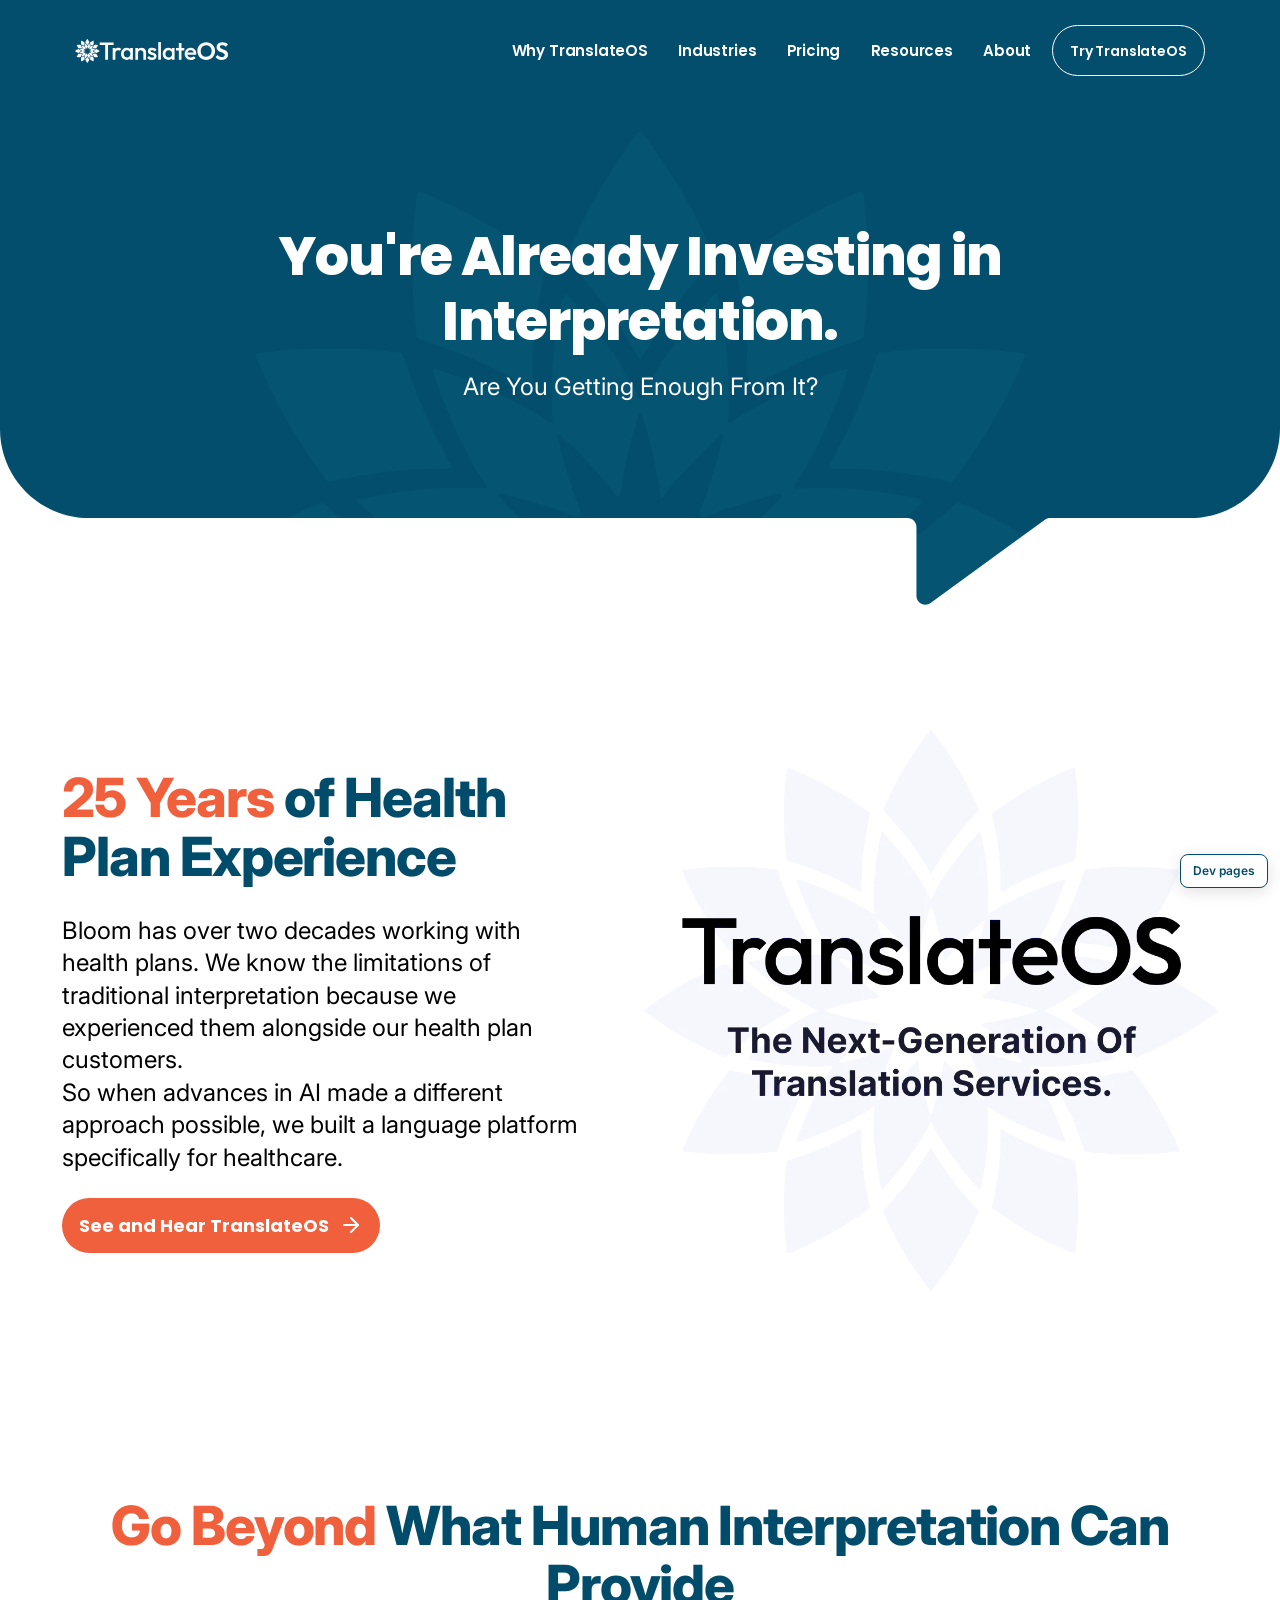
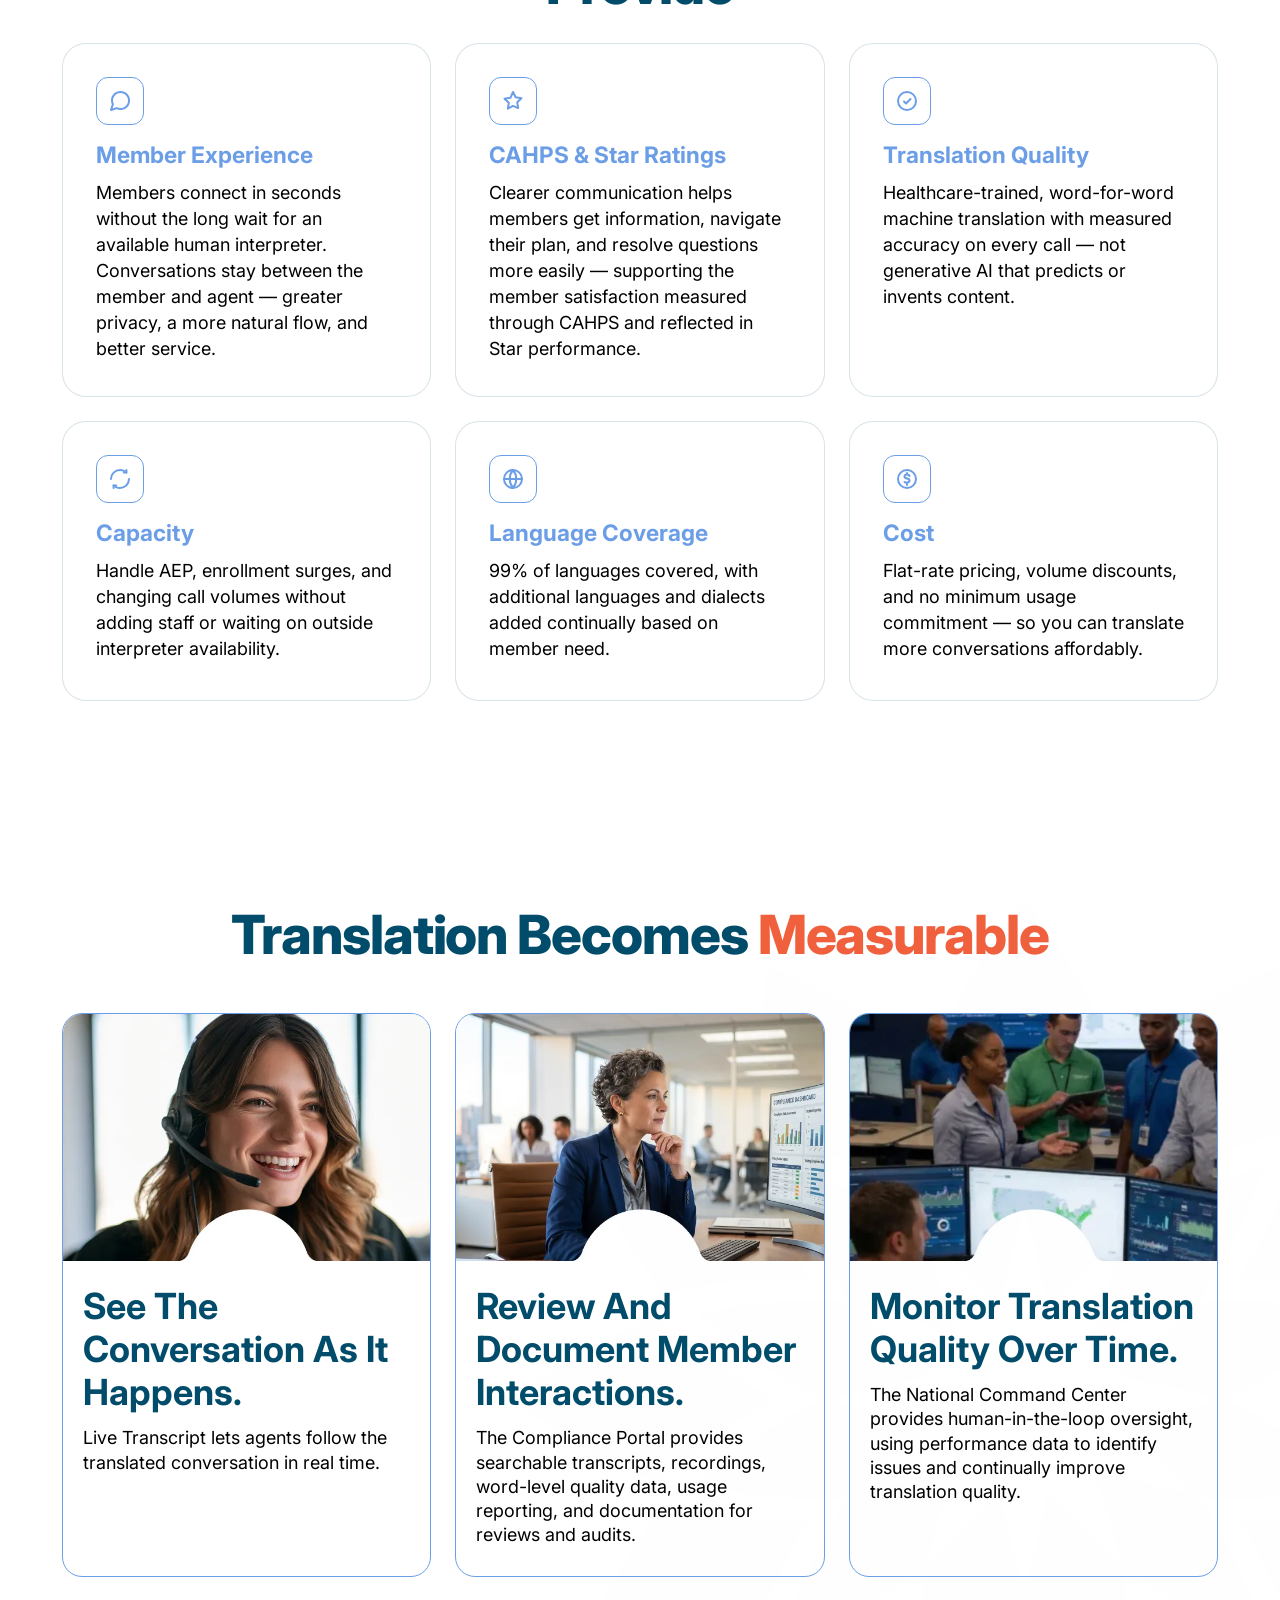
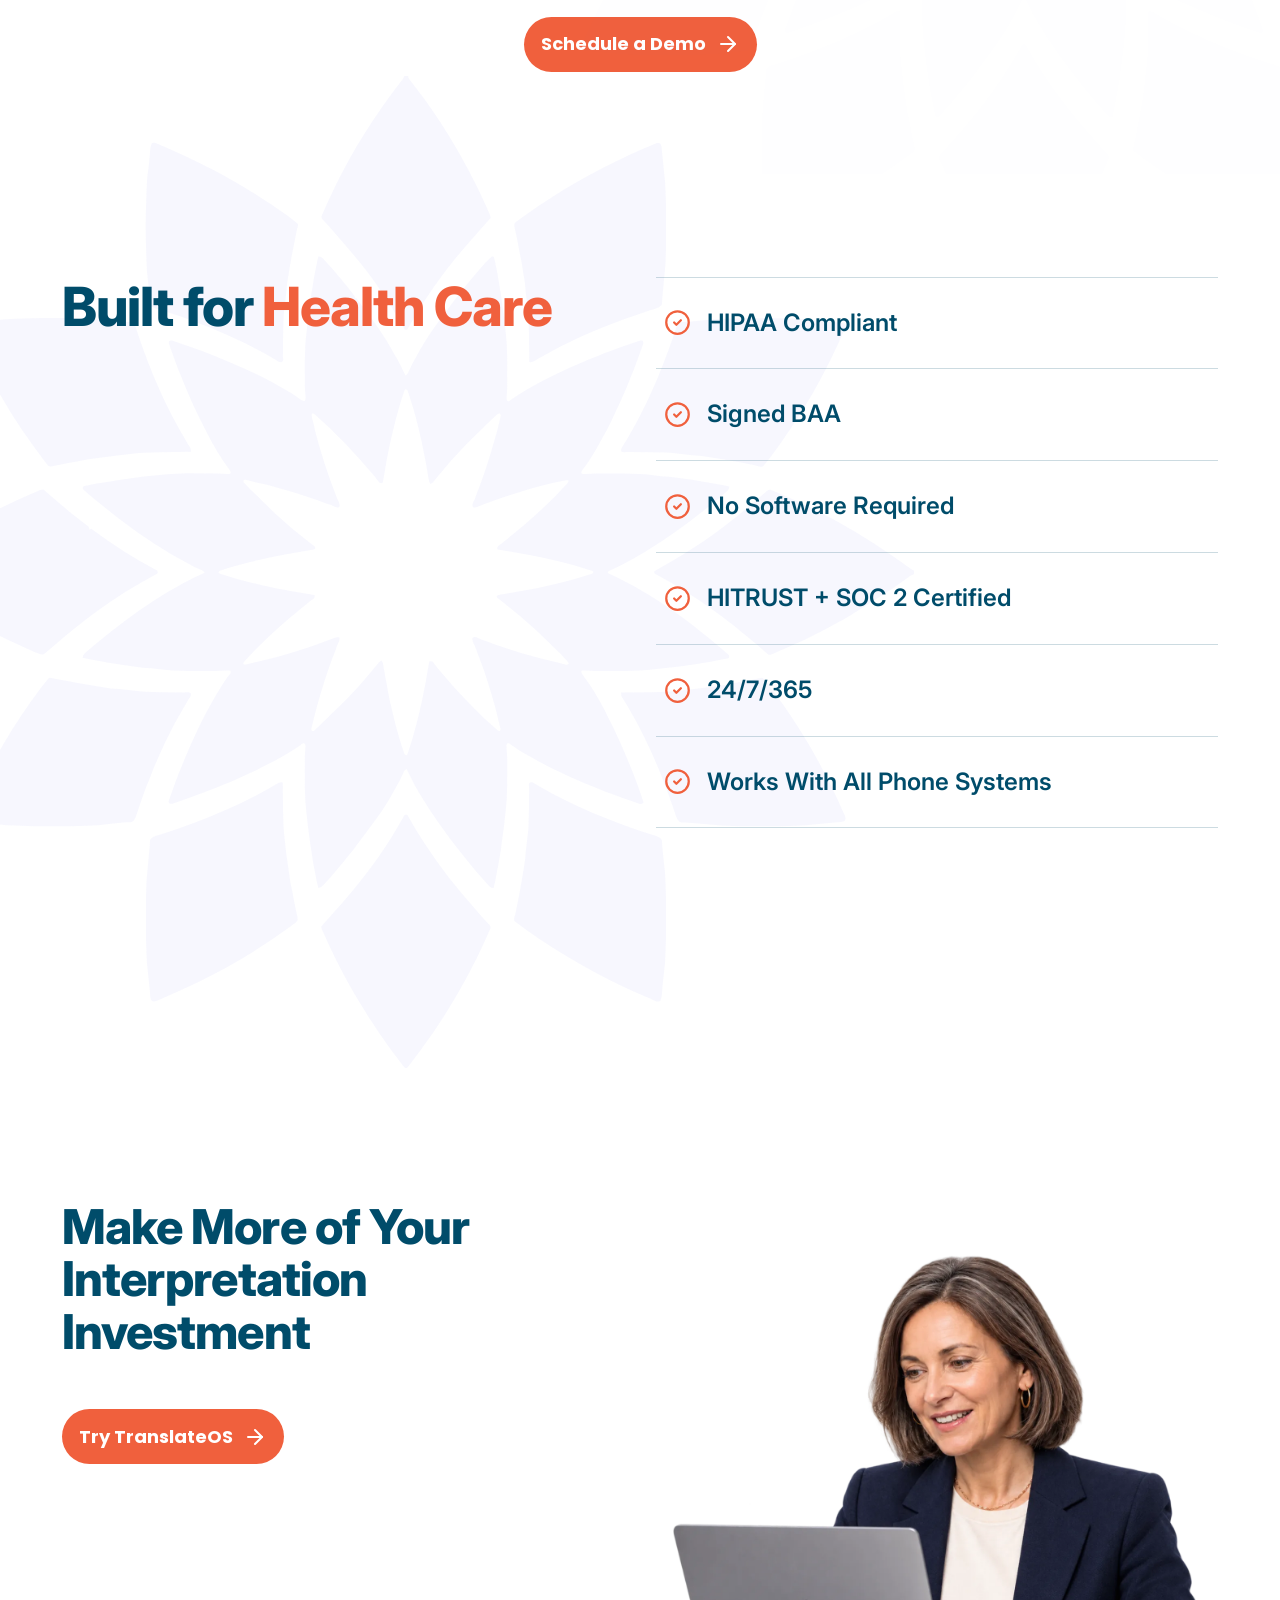
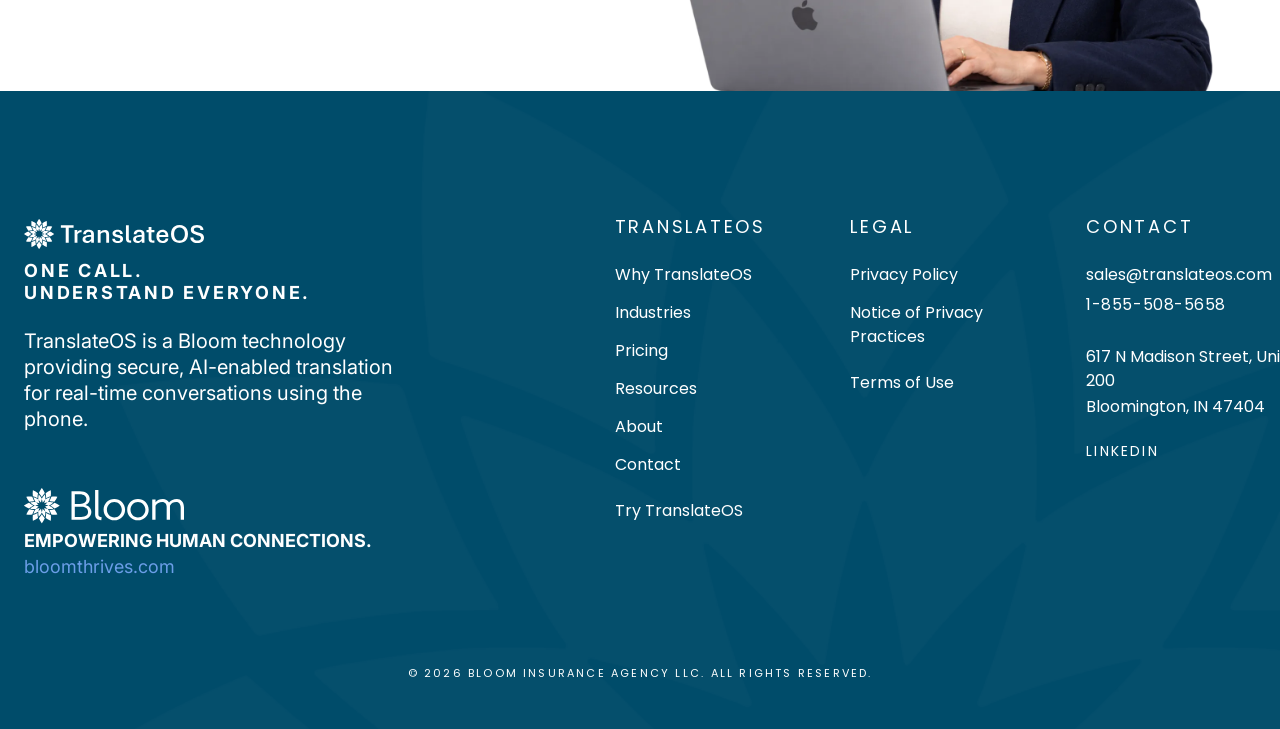
<file: pages/healthcare.html>
<!DOCTYPE html>
<html lang="en">
<head>
  <meta charset="UTF-8" />
  <meta name="viewport" content="width=device-width, initial-scale=1.0" />
  <title>TranslateOS for Health Plans</title>
  <link rel="preconnect" href="https://fonts.googleapis.com" />
  <link rel="preconnect" href="https://fonts.gstatic.com" crossorigin />
  <link href="https://fonts.googleapis.com/css2?family=Inter:wght@400;600;700;800;900&family=Poppins:wght@400;600;700;800&display=swap" rel="stylesheet" />
  <link rel="stylesheet" href="../css/style.css?v=126" />
  <link rel="stylesheet" href="../css/pre-footer-cta.css?v=126" />
  <link rel="stylesheet" href="../css/page-hero-bleed.css?v=126" />
  <link rel="stylesheet" href="../css/dev-nav.css?v=126" />
</head>

<body class="page-inner">
  <section class="page-hero page-hero--bleed">
          <header class="site-header">
        <div class="site-header__inner">
          <a href="../index.html" class="site-header__logo" aria-label="TranslateOS home">
            <img src="../assets/svg/logo-translateos.svg" alt="TranslateOS" width="180" height="28" />
          </a>
          <button type="button" class="nav-toggle" aria-label="Open menu" aria-expanded="false" aria-controls="site-nav">
            <span></span><span></span><span></span>
          </button>
          <nav id="site-nav" class="site-nav" aria-label="Primary">
            <button type="button" class="nav-close" aria-label="Close menu"></button>
            <a href="../pages/why-translateos.html">Why TranslateOS</a>
            <a href="../pages/industries.html">Industries</a>
            <a href="../pages/pricing.html">Pricing</a>
            <a href="../pages/faq.html">Resources</a>
            <a href="../pages/about.html">About</a>
            <a href="../pages/contact.html" class="btn btn--brand">Try TranslateOS</a>
          </nav>
        </div>
      </header>
    <svg class="page-hero__clip-svg" aria-hidden="true" focusable="false" width="0" height="0">
  <defs>
    <clipPath id="tos-bleed-hero-clip" clipPathUnits="objectBoundingBox">
      <path
        transform="scale(0.0006944444444444444 0.0014556040713245997)"
        d="M12.206 -1L0 -0.999969V4.00023V9V482C0.000123088 537.228 44.7716 582 100 582H1021C1026.52 582 1031 586.477 1031 592V669.362C1031 677.535 1040.27 682.257 1046.88 677.45L1175.5 583.913C1177.2 582.67 1179.26 582 1181.38 582H1339C1394.78 582 1440 536.781 1440 481V-1H1430H12.206Z"
      />
    </clipPath>
  </defs>
</svg>
<div class="page-hero__plate" aria-hidden="true"></div>
<div class="page-hero__shape" aria-hidden="true">
  <img class="page-hero__deco" src="../assets/svg/hero-lotus-deco.svg?v=126" alt="" width="1013" height="580" loading="eager" fetchpriority="low" decoding="async" />
</div>
    <div class="page-hero__inner">
      <h1 class="page-hero__title">You're Already Investing in Interpretation.</h1>
      <p class="page-hero__lead">Are You Getting Enough From It?</p>

    </div>
  </section>
  <div class="page">

    <section class="page-section">
      <div class="page-section__inner page-split page-split--wide-left">
        <div>
          <h2 class="page-section__title page-section__title--left"><span class="accent">25 Years</span> of Health Plan
            Experience</h2>
          <p class="page-section__body">Bloom has over two decades working with health plans. We know the limitations of
            traditional interpretation because we experienced them alongside our health plan customers.</p>
          <p class="page-section__body">So when advances in AI made a different approach possible, we built a language
            platform specifically for healthcare.</p>
          <p style="margin-top:24px"><a href="#" class="btn btn--coral">See and Hear TranslateOS <img class="btn__icon"
                src="../assets/svg/arrow-right-white.svg" alt="" width="24" height="24" /></a></p>
        </div>
        <div class="page-split__media page-split__media--contain">
          <img src="../assets/images/pages/health-plan.webp"
            alt="Health plan member speaking with an agent using TranslateOS" loading="lazy" width="1016" height="994"
            decoding="async" />
        </div>
      </div>
    </section>
    <section class="page-section">
      <div class="page-section__inner">
        <h2 class="page-section__title"><span class="accent">Go Beyond</span> What Human Interpretation Can Provide</h2>
        <div class="feature-grid feature-grid--3 feature-grid--health">
          <article class="feature-card feature-card--tall">
            <div class="feature-card__icon"><img src="../assets/svg/icons/cap-member.svg" alt=""
                width="24" height="24" /></div>
            <h3 class="feature-card__title">Member Experience</h3>
            <p class="feature-card__text">Members connect in seconds without the long wait for an available human
              interpreter. Conversations stay between the member and agent — greater privacy, a more natural flow, and
              better service.</p>
          </article>
          <article class="feature-card feature-card--tall">
            <div class="feature-card__icon"><img src="../assets/svg/icons/cap-cahps.svg" alt=""
                width="24" height="24" /></div>
            <h3 class="feature-card__title">CAHPS &amp; Star Ratings</h3>
            <p class="feature-card__text">Clearer communication helps members get information, navigate their plan, and
              resolve questions more easily — supporting the member satisfaction measured through CAHPS and reflected in
              Star performance.</p>
          </article>
          <article class="feature-card feature-card--tall">
            <div class="feature-card__icon"><img src="../assets/svg/icons/cap-quality.svg" alt=""
                width="24" height="24" /></div>
            <h3 class="feature-card__title">Translation Quality</h3>
            <p class="feature-card__text">Healthcare-trained, word-for-word machine translation with measured accuracy
              on every call — not generative AI that predicts or invents content.</p>
          </article>
          <article class="feature-card feature-card--tall">
            <div class="feature-card__icon"><img src="../assets/svg/icons/cap-capacity.svg" alt=""
                width="24" height="24" /></div>
            <h3 class="feature-card__title">Capacity</h3>
            <p class="feature-card__text">Handle AEP, enrollment surges, and changing call volumes without adding staff
              or waiting on outside interpreter availability.</p>
          </article>
          <article class="feature-card feature-card--tall">
            <div class="feature-card__icon"><img src="../assets/svg/icons/cap-language.svg" alt=""
                width="24" height="24" /></div>
            <h3 class="feature-card__title">Language Coverage</h3>
            <p class="feature-card__text">99% of languages covered, with additional languages and dialects added
              continually based on member need.</p>
          </article>
          <article class="feature-card feature-card--tall">
            <div class="feature-card__icon"><img src="../assets/svg/icons/cap-cost.svg" alt=""
                width="24" height="24" /></div>
            <h3 class="feature-card__title">Cost</h3>
            <p class="feature-card__text">Flat-rate pricing, volume discounts, and no minimum usage commitment — so you
              can translate more conversations affordably.</p>
          </article>
        </div>
      </div>
    </section>
    <section class="page-section page-section--deco">
      <img class="page-section__deco" src="../assets/svg/decorative-flower.svg" alt=""
        loading="lazy" />
      <div class="page-section__inner">
        <h2 class="page-section__title">Translation Becomes <span class="accent">Measurable</span></h2>
        <div class="story-cards">
          <article class="story-card">
            <div class="story-card__media"><img
                src="../assets/images/pages/healthcare-measurable-01.webp" alt="" loading="lazy"
                width="422" height="247" /></div>
            <div class="story-card__body">
              <h3 class="story-card__title">See the conversation as it happens.</h3>
              <p class="story-card__text">Live Transcript lets agents follow the translated conversation in real time.
              </p>
            </div>
          </article>
          <article class="story-card">
            <div class="story-card__media"><img
                src="../assets/images/pages/healthcare-measurable-02.webp" alt="" loading="lazy"
                width="422" height="247" /></div>
            <div class="story-card__body">
              <h3 class="story-card__title">Review and document member interactions.</h3>
              <p class="story-card__text">The Compliance Portal provides searchable transcripts, recordings, word-level
                quality data, usage reporting, and documentation for reviews and audits.</p>
            </div>
          </article>
          <article class="story-card">
            <div class="story-card__media"><img
                src="../assets/images/pages/healthcare-measurable-03.webp" alt="" loading="lazy"
                width="422" height="247" /></div>
            <div class="story-card__body">
              <h3 class="story-card__title">Monitor translation quality over time.</h3>
              <p class="story-card__text">The National Command Center provides human-in-the-loop oversight, using
                performance data to identify issues and continually improve translation quality.</p>
            </div>
          </article>
        </div>
        <p style="text-align:center;margin-top:40px"><a href="../pages/contact.html"
            class="btn btn--coral">Schedule a Demo <img class="btn__icon"
              src="../assets/svg/arrow-right-white.svg" alt="" width="24" height="24" /></a></p>
      </div>
    </section>
    <section class="page-section page-section--deco page-section--built-care">
      <img class="page-section__deco" src="../assets/svg/decorative-flower.svg" alt="" width="1118"
        height="1091" loading="lazy" decoding="async" aria-hidden="true" />
      <div class="page-section__inner page-split page-split--built-care">
        <h2 class="page-section__title page-section__title--left">Built for <span class="accent">Health Care</span></h2>
        <div class="checklist checklist--ruled">
          <div class="checklist__row"><span class="checklist__mark" aria-hidden="true"></span>HIPAA Compliant</div>
          <div class="checklist__row"><span class="checklist__mark" aria-hidden="true"></span>Signed BAA</div>
          <div class="checklist__row"><span class="checklist__mark" aria-hidden="true"></span>No Software Required</div>
          <div class="checklist__row"><span class="checklist__mark" aria-hidden="true"></span>HITRUST + SOC 2 Certified
          </div>
          <div class="checklist__row"><span class="checklist__mark" aria-hidden="true"></span>24/7/365</div>
          <div class="checklist__row"><span class="checklist__mark" aria-hidden="true"></span>Works With All Phone
            Systems</div>
        </div>
      </div>
    </section>
    <section class="pre-footer-cta pre-footer-cta--img-contain"
  aria-labelledby="cta-heading">
  <div class="pre-footer-cta__inner">
    <div class="pre-footer-cta__content">
      <div class="pre-footer-cta__copy">
        <h2 id="cta-heading" class="pre-footer-cta__title">
          Make More of Your Interpretation Investment</h2>
        <div class="pre-footer-cta__body">
                      <p class="pre-footer-cta__text"></p>
                  </div>
      </div>
      <a href="../pages/contact.html"
        class="btn btn--coral pre-footer-cta__btn">Try TranslateOS <img
          class="btn__icon" src="../assets/svg/arrow-right-white.svg" alt="" width="24"
          height="24" /></a>
    </div>
    <div class="pre-footer-cta__visual">
      <img src="../assets/images/pages/health-plan-cta.webp" alt="Health plan professional ready to assist members"
        width="1364" height="1170" loading="lazy" decoding="async" />
    </div>
  </div>
</section>

  </div>
    <div class="site-bottom">

    <footer class="site-footer">
      <img class="site-footer__texture" src="../assets/images/footer-texture.webp" alt="" width="1440" height="624" loading="lazy" />
      <div class="site-footer__inner">
        <div class="site-footer__top">
          <div class="site-footer__brand">
            <div class="site-footer__brand-head">
              <img class="site-footer__brand-logo" src="../assets/svg/logo-translateos-white.svg" alt="TranslateOS" width="180" height="30" />
              <p class="site-footer__tagline">One Call.<br />Understand Everyone.</p>
            </div>
            <p class="site-footer__about">TranslateOS is a Bloom technology providing secure, AI-enabled translation for real-time conversations using the phone.</p>
            <div class="site-footer__brand-bloom">
              <img class="site-footer__bloom" src="../assets/svg/logo-bloom.svg" alt="Bloom" width="160" height="36" />
              <p class="site-footer__bloom-tag">Empowering Human Connections.</p>
              <a class="site-footer__bloom-link" href="https://bloomthrives.com">bloomthrives.com</a>
            </div>
          </div>
          <div class="site-footer__cols">
            <div class="site-footer__col site-footer__col--nav">
              <h3>TranslateOS</h3>
              <ul>
                <li><a href="../pages/why-translateos.html">Why TranslateOS</a></li>
                <li><a href="../pages/industries.html">Industries</a></li>
                <li><a href="../pages/pricing.html">Pricing</a></li>
                <li><a href="../pages/faq.html">Resources</a></li>
                <li><a href="../pages/about.html">About</a></li>
                <li><a href="../pages/contact.html">Contact</a></li>
                <li><a href="../pages/contact.html">Try TranslateOS</a></li>
              </ul>
            </div>
            <div class="site-footer__col site-footer__col--nav">
              <h3>Legal</h3>
              <ul>
                <li><a href="#">Privacy Policy</a></li>
                <li><a href="#">Notice of Privacy Practices</a></li>
                <li><a href="#">Terms of Use</a></li>
              </ul>
            </div>
            <div class="site-footer__col site-footer__col--contact">
              <h3>Contact</h3>
              <ul>
                <li><a href="mailto:sales@translateos.com">sales@translateos.com</a></li>
                <li class="site-footer__phone">1-855-508-5658</li>
              </ul>
              <ul class="site-footer__address-block" aria-label="Address">
                <li class="site-footer__address-line">617 N Madison Street, Unit 200</li>
                <li class="site-footer__address-line">Bloomington, IN 47404</li>
              </ul>
              <p class="site-footer__linkedin"><a href="#">LinkedIn</a></p>
            </div>
          </div>
        </div>
        <p class="site-footer__copy">© 2026 Bloom Insurance Agency LLC. All rights reserved.</p>
      </div>
    </footer>
  </div>
  <div class="dev-nav" data-dev-nav>
  <button type="button" class="dev-nav__toggle" aria-expanded="false" aria-controls="dev-nav-panel">
    Dev pages
  </button>
  <div id="dev-nav-panel" class="dev-nav__panel" hidden>
    <p class="dev-nav__title">TranslateOS — Figma map</p>
    <ul class="dev-nav__list">
      <li>
        <a href="../index.html">
          Homepage          <span class="dev-nav__figma">45933:34554</span>
        </a>
      </li>
      <li>
        <a href="../pages/why-translateos.html">
          Why TranslateOS          <span class="dev-nav__figma">45933:38255</span>
        </a>
      </li>
      <li>
        <a href="../pages/industries.html">
          Industries (hub)        </a>
      </li>
      <li>
        <a href="../pages/healthcare.html">
          Health plans          <span class="dev-nav__figma">45933:35214</span>
        </a>
      </li>
      <li>
        <a href="../pages/education.html">
          Education          <span class="dev-nav__figma">45933:35504</span>
        </a>
      </li>
      <li>
        <a href="../pages/legal.html">
          Legal          <span class="dev-nav__figma">45933:35753</span>
        </a>
      </li>
      <li>
        <a href="../pages/business.html">
          All businesses          <span class="dev-nav__figma">45933:36623</span>
        </a>
      </li>
      <li>
        <a href="../pages/pricing.html">
          Pricing          <span class="dev-nav__figma">45933:36952</span>
        </a>
      </li>
      <li>
        <a href="../pages/faq.html">
          Resources (FAQ)          <span class="dev-nav__figma">45933:37344</span>
        </a>
      </li>
      <li>
        <a href="../pages/press-release.html">
          Press release          <span class="dev-nav__figma">45933:37632</span>
        </a>
      </li>
      <li>
        <a href="../pages/about.html">
          About          <span class="dev-nav__figma">45933:36066</span>
        </a>
      </li>
      <li>
        <a href="../pages/languages.html">
          Languages          <span class="dev-nav__figma">45933:38575</span>
        </a>
      </li>
      <li>
        <a href="../pages/technical.html">
          Technical          <span class="dev-nav__figma">45933:39136</span>
        </a>
      </li>
      <li>
        <a href="../pages/contact.html">
          Contact          <span class="dev-nav__figma">45933:39574</span>
        </a>
      </li>
    </ul>
  </div>
</div>
  <script src="../js/main.js?v=126"></script>
  <script src="../js/dev-nav.js?v=126"></script>
</body>

</html>
</file>
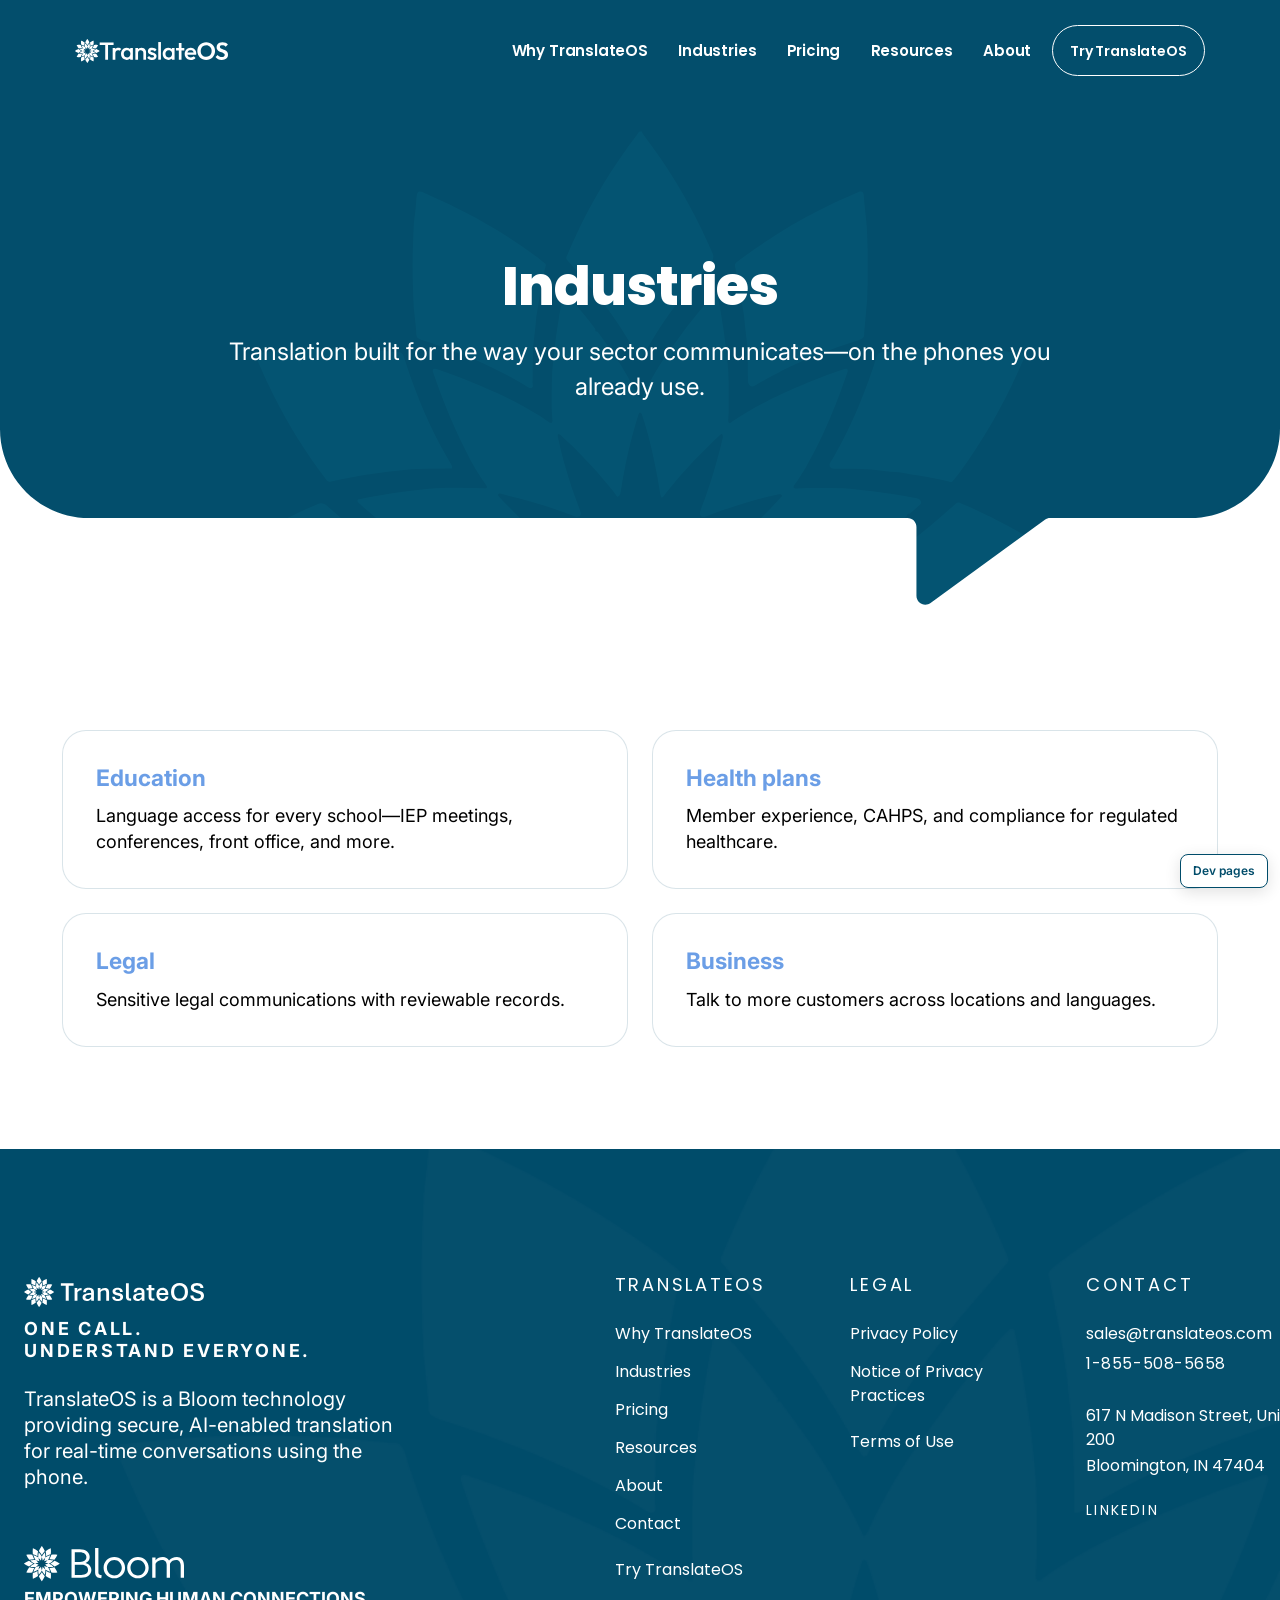
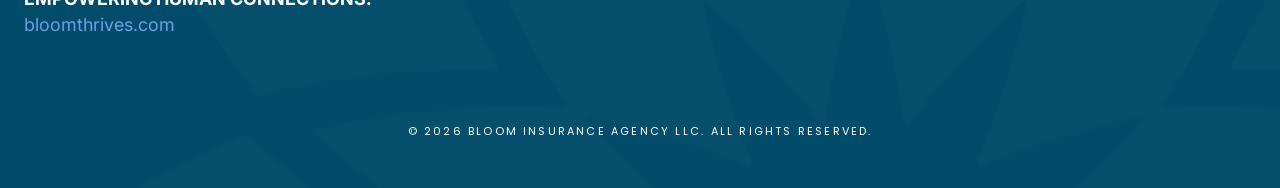
<file: pages/industries.html>
<!DOCTYPE html>
<html lang="en">
<head>
  <meta charset="UTF-8" />
  <meta name="viewport" content="width=device-width, initial-scale=1.0" />
  <title>Industries — TranslateOS</title>
  <link rel="preconnect" href="https://fonts.googleapis.com" />
  <link rel="preconnect" href="https://fonts.gstatic.com" crossorigin />
  <link href="https://fonts.googleapis.com/css2?family=Inter:wght@400;600;700;800;900&family=Poppins:wght@400;600;700;800&display=swap" rel="stylesheet" />
  <link rel="stylesheet" href="../css/style.css?v=126" />
  <link rel="stylesheet" href="../css/pre-footer-cta.css?v=126" />
  <link rel="stylesheet" href="../css/page-hero-bleed.css?v=126" />
  <link rel="stylesheet" href="../css/dev-nav.css?v=126" />
</head>
<body class="page-inner">
  <section class="page-hero page-hero--bleed">
            <header class="site-header">
        <div class="site-header__inner">
          <a href="../index.html" class="site-header__logo" aria-label="TranslateOS home">
            <img src="../assets/svg/logo-translateos.svg" alt="TranslateOS" width="180" height="28" />
          </a>
          <button type="button" class="nav-toggle" aria-label="Open menu" aria-expanded="false" aria-controls="site-nav">
            <span></span><span></span><span></span>
          </button>
          <nav id="site-nav" class="site-nav" aria-label="Primary">
            <button type="button" class="nav-close" aria-label="Close menu"></button>
            <a href="../pages/why-translateos.html">Why TranslateOS</a>
            <a href="../pages/industries.html">Industries</a>
            <a href="../pages/pricing.html">Pricing</a>
            <a href="../pages/faq.html">Resources</a>
            <a href="../pages/about.html">About</a>
            <a href="../pages/contact.html" class="btn btn--brand">Try TranslateOS</a>
          </nav>
        </div>
      </header>
    <svg class="page-hero__clip-svg" aria-hidden="true" focusable="false" width="0" height="0">
  <defs>
    <clipPath id="tos-bleed-hero-clip" clipPathUnits="objectBoundingBox">
      <path
        transform="scale(0.0006944444444444444 0.0014556040713245997)"
        d="M12.206 -1L0 -0.999969V4.00023V9V482C0.000123088 537.228 44.7716 582 100 582H1021C1026.52 582 1031 586.477 1031 592V669.362C1031 677.535 1040.27 682.257 1046.88 677.45L1175.5 583.913C1177.2 582.67 1179.26 582 1181.38 582H1339C1394.78 582 1440 536.781 1440 481V-1H1430H12.206Z"
      />
    </clipPath>
  </defs>
</svg>
<div class="page-hero__plate" aria-hidden="true"></div>
<div class="page-hero__shape" aria-hidden="true">
  <img class="page-hero__deco" src="../assets/svg/hero-lotus-deco.svg?v=126" alt="" width="1013" height="580" loading="eager" fetchpriority="low" decoding="async" />
</div>
      <div class="page-hero__inner">
        <h1 class="page-hero__title">Industries</h1>
        <p class="page-hero__lead">Translation built for the way your sector communicates—on the phones you already use.</p>
        
      </div>
    </section>
  <div class="page">

    <section class="page-section">
      <div class="page-section__inner feature-grid feature-grid--2 industry-links">
        <a class="feature-card feature-card--link" href="../pages/education.html"><h3 class="feature-card__title">Education</h3><p class="feature-card__text">Language access for every school—IEP meetings, conferences, front office, and more.</p></a>
        <a class="feature-card feature-card--link" href="../pages/healthcare.html"><h3 class="feature-card__title">Health plans</h3><p class="feature-card__text">Member experience, CAHPS, and compliance for regulated healthcare.</p></a>
        <a class="feature-card feature-card--link" href="../pages/legal.html"><h3 class="feature-card__title">Legal</h3><p class="feature-card__text">Sensitive legal communications with reviewable records.</p></a>
        <a class="feature-card feature-card--link" href="../pages/business.html"><h3 class="feature-card__title">Business</h3><p class="feature-card__text">Talk to more customers across locations and languages.</p></a>
      </div>
    </section>

  </div>
    <div class="site-bottom">

    <footer class="site-footer">
      <img class="site-footer__texture" src="../assets/images/footer-texture.webp" alt="" width="1440" height="624" loading="lazy" />
      <div class="site-footer__inner">
        <div class="site-footer__top">
          <div class="site-footer__brand">
            <div class="site-footer__brand-head">
              <img class="site-footer__brand-logo" src="../assets/svg/logo-translateos-white.svg" alt="TranslateOS" width="180" height="30" />
              <p class="site-footer__tagline">One Call.<br />Understand Everyone.</p>
            </div>
            <p class="site-footer__about">TranslateOS is a Bloom technology providing secure, AI-enabled translation for real-time conversations using the phone.</p>
            <div class="site-footer__brand-bloom">
              <img class="site-footer__bloom" src="../assets/svg/logo-bloom.svg" alt="Bloom" width="160" height="36" />
              <p class="site-footer__bloom-tag">Empowering Human Connections.</p>
              <a class="site-footer__bloom-link" href="https://bloomthrives.com">bloomthrives.com</a>
            </div>
          </div>
          <div class="site-footer__cols">
            <div class="site-footer__col site-footer__col--nav">
              <h3>TranslateOS</h3>
              <ul>
                <li><a href="../pages/why-translateos.html">Why TranslateOS</a></li>
                <li><a href="../pages/industries.html">Industries</a></li>
                <li><a href="../pages/pricing.html">Pricing</a></li>
                <li><a href="../pages/faq.html">Resources</a></li>
                <li><a href="../pages/about.html">About</a></li>
                <li><a href="../pages/contact.html">Contact</a></li>
                <li><a href="../pages/contact.html">Try TranslateOS</a></li>
              </ul>
            </div>
            <div class="site-footer__col site-footer__col--nav">
              <h3>Legal</h3>
              <ul>
                <li><a href="#">Privacy Policy</a></li>
                <li><a href="#">Notice of Privacy Practices</a></li>
                <li><a href="#">Terms of Use</a></li>
              </ul>
            </div>
            <div class="site-footer__col site-footer__col--contact">
              <h3>Contact</h3>
              <ul>
                <li><a href="mailto:sales@translateos.com">sales@translateos.com</a></li>
                <li class="site-footer__phone">1-855-508-5658</li>
              </ul>
              <ul class="site-footer__address-block" aria-label="Address">
                <li class="site-footer__address-line">617 N Madison Street, Unit 200</li>
                <li class="site-footer__address-line">Bloomington, IN 47404</li>
              </ul>
              <p class="site-footer__linkedin"><a href="#">LinkedIn</a></p>
            </div>
          </div>
        </div>
        <p class="site-footer__copy">© 2026 Bloom Insurance Agency LLC. All rights reserved.</p>
      </div>
    </footer>
  </div>
  <div class="dev-nav" data-dev-nav>
  <button type="button" class="dev-nav__toggle" aria-expanded="false" aria-controls="dev-nav-panel">
    Dev pages
  </button>
  <div id="dev-nav-panel" class="dev-nav__panel" hidden>
    <p class="dev-nav__title">TranslateOS — Figma map</p>
    <ul class="dev-nav__list">
      <li>
        <a href="../index.html">
          Homepage          <span class="dev-nav__figma">45933:34554</span>
        </a>
      </li>
      <li>
        <a href="../pages/why-translateos.html">
          Why TranslateOS          <span class="dev-nav__figma">45933:38255</span>
        </a>
      </li>
      <li>
        <a href="../pages/industries.html">
          Industries (hub)        </a>
      </li>
      <li>
        <a href="../pages/healthcare.html">
          Health plans          <span class="dev-nav__figma">45933:35214</span>
        </a>
      </li>
      <li>
        <a href="../pages/education.html">
          Education          <span class="dev-nav__figma">45933:35504</span>
        </a>
      </li>
      <li>
        <a href="../pages/legal.html">
          Legal          <span class="dev-nav__figma">45933:35753</span>
        </a>
      </li>
      <li>
        <a href="../pages/business.html">
          All businesses          <span class="dev-nav__figma">45933:36623</span>
        </a>
      </li>
      <li>
        <a href="../pages/pricing.html">
          Pricing          <span class="dev-nav__figma">45933:36952</span>
        </a>
      </li>
      <li>
        <a href="../pages/faq.html">
          Resources (FAQ)          <span class="dev-nav__figma">45933:37344</span>
        </a>
      </li>
      <li>
        <a href="../pages/press-release.html">
          Press release          <span class="dev-nav__figma">45933:37632</span>
        </a>
      </li>
      <li>
        <a href="../pages/about.html">
          About          <span class="dev-nav__figma">45933:36066</span>
        </a>
      </li>
      <li>
        <a href="../pages/languages.html">
          Languages          <span class="dev-nav__figma">45933:38575</span>
        </a>
      </li>
      <li>
        <a href="../pages/technical.html">
          Technical          <span class="dev-nav__figma">45933:39136</span>
        </a>
      </li>
      <li>
        <a href="../pages/contact.html">
          Contact          <span class="dev-nav__figma">45933:39574</span>
        </a>
      </li>
    </ul>
  </div>
</div>
  <script src="../js/main.js?v=126"></script>
  <script src="../js/dev-nav.js?v=126"></script>
</body>
</html>
</file>
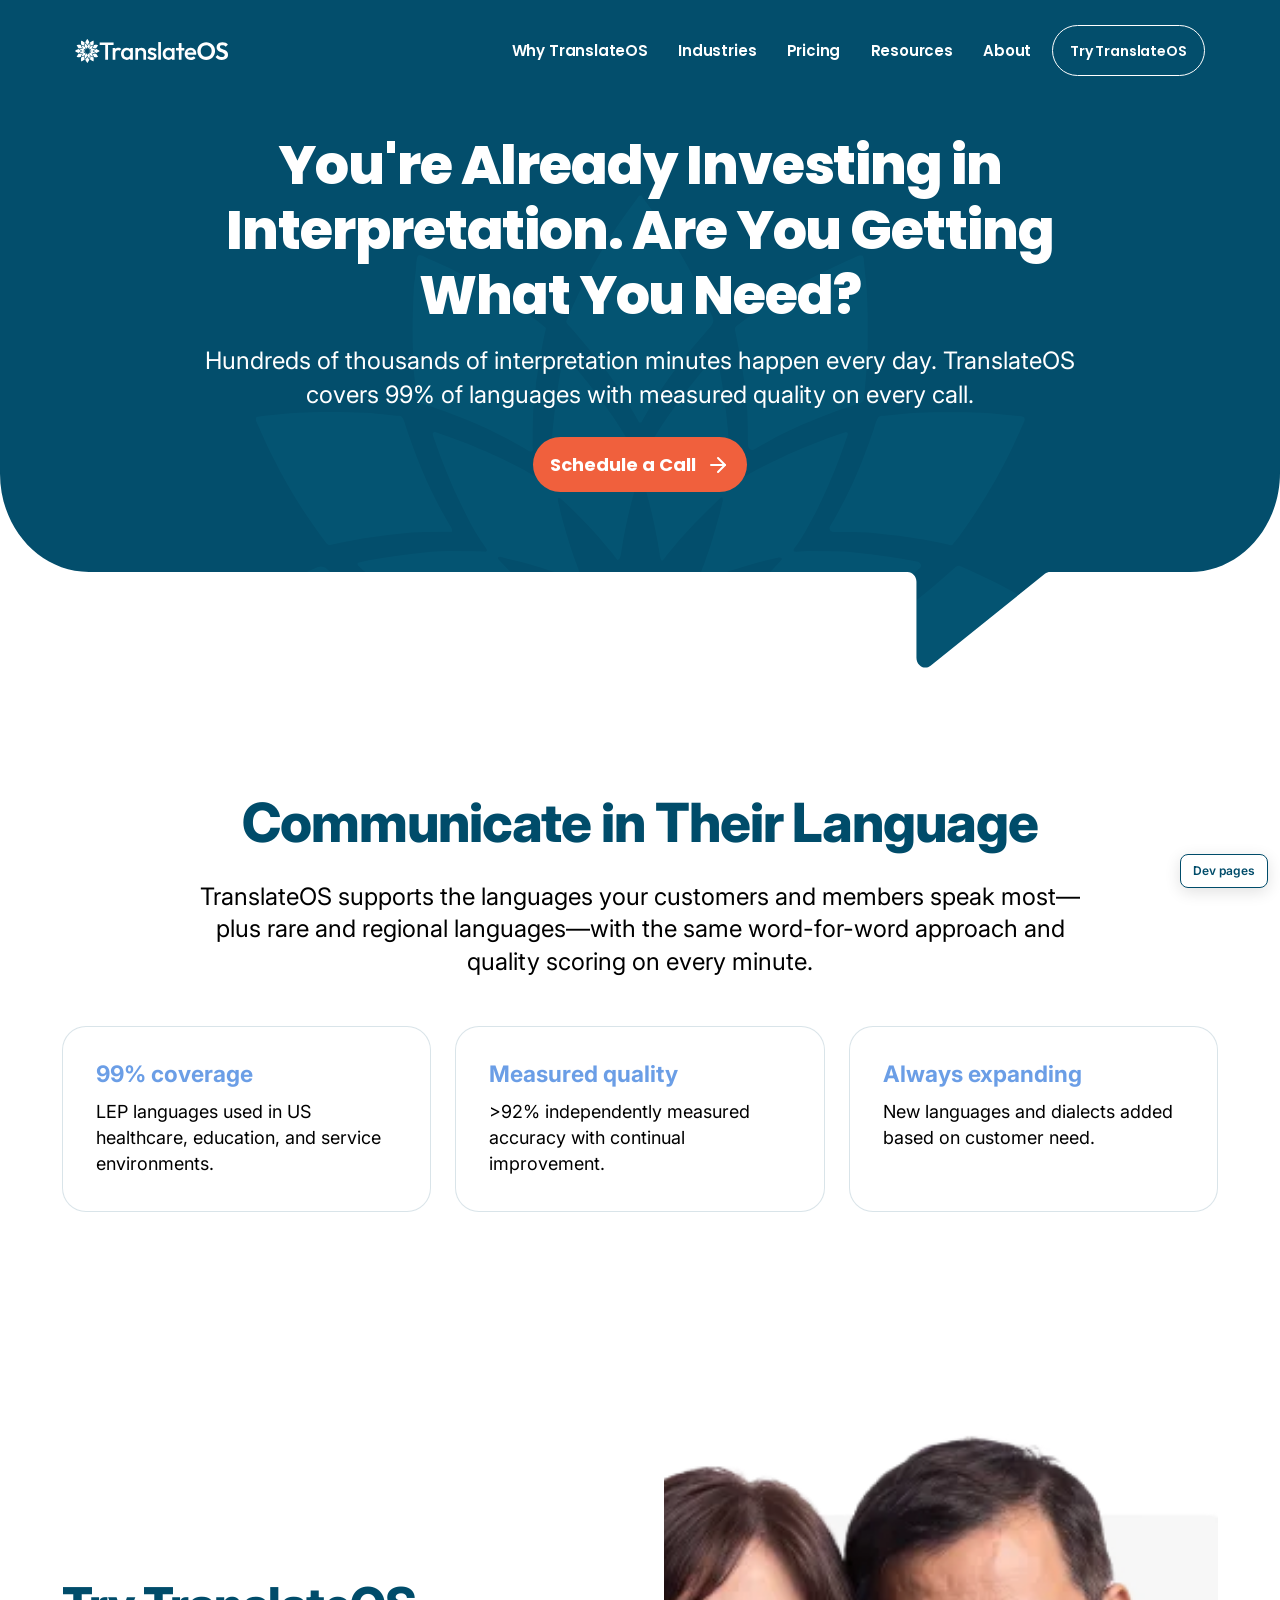
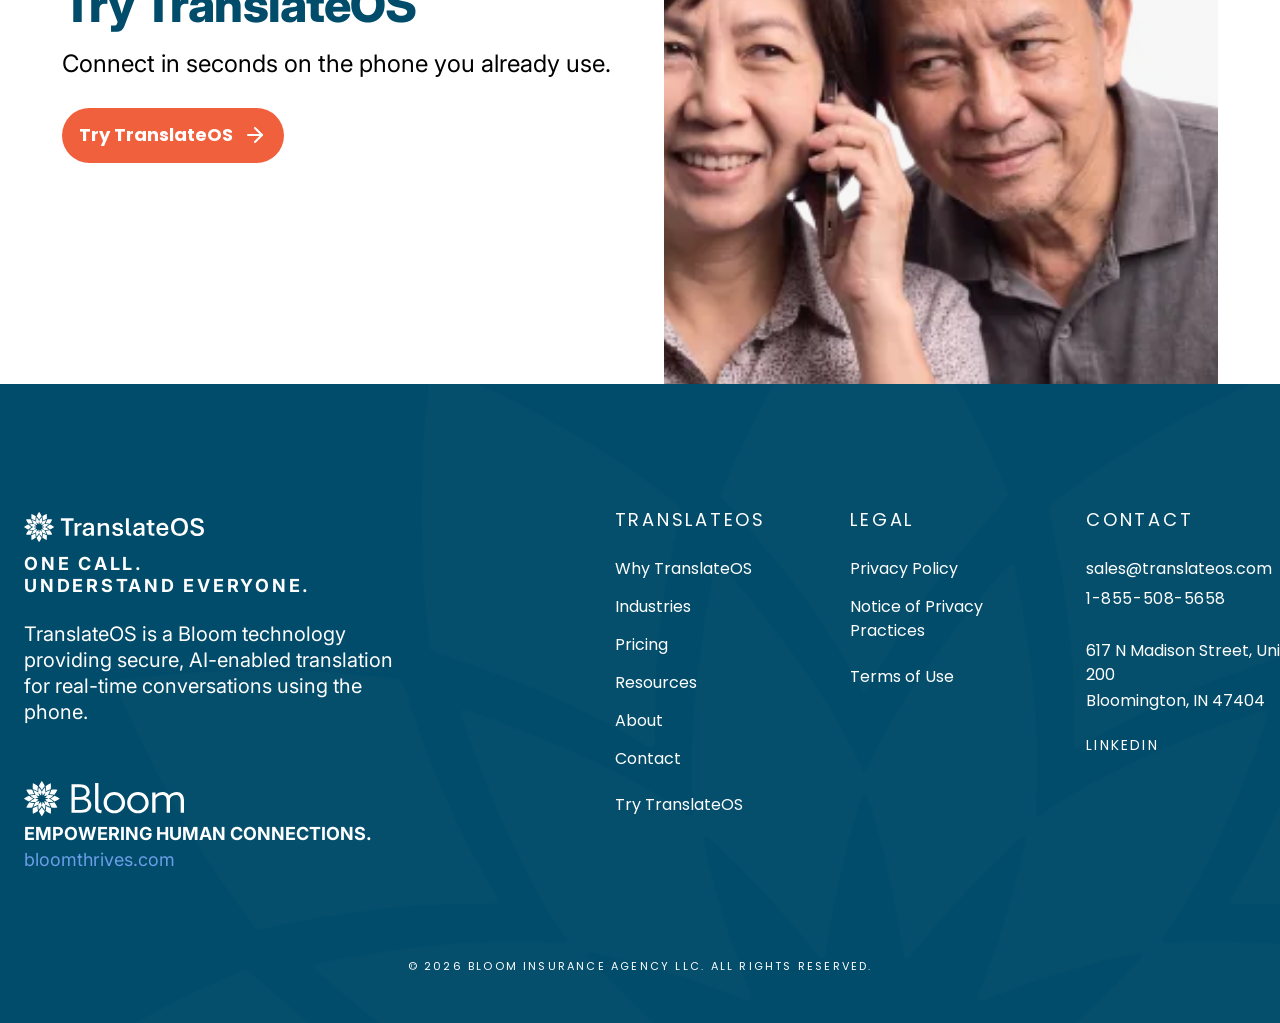
<file: pages/languages.html>
<!DOCTYPE html>
<html lang="en">
<head>
  <meta charset="UTF-8" />
  <meta name="viewport" content="width=device-width, initial-scale=1.0" />
  <title>Languages Covered — TranslateOS</title>
  <link rel="preconnect" href="https://fonts.googleapis.com" />
  <link rel="preconnect" href="https://fonts.gstatic.com" crossorigin />
  <link href="https://fonts.googleapis.com/css2?family=Inter:wght@400;600;700;800;900&family=Poppins:wght@400;600;700;800&display=swap" rel="stylesheet" />
  <link rel="stylesheet" href="../css/style.css?v=126" />
  <link rel="stylesheet" href="../css/pre-footer-cta.css?v=126" />
  <link rel="stylesheet" href="../css/page-hero-bleed.css?v=126" />
  <link rel="stylesheet" href="../css/dev-nav.css?v=126" />
</head>
<body class="page-inner">
  <section class="page-hero page-hero--bleed">
            <header class="site-header">
        <div class="site-header__inner">
          <a href="../index.html" class="site-header__logo" aria-label="TranslateOS home">
            <img src="../assets/svg/logo-translateos.svg" alt="TranslateOS" width="180" height="28" />
          </a>
          <button type="button" class="nav-toggle" aria-label="Open menu" aria-expanded="false" aria-controls="site-nav">
            <span></span><span></span><span></span>
          </button>
          <nav id="site-nav" class="site-nav" aria-label="Primary">
            <button type="button" class="nav-close" aria-label="Close menu"></button>
            <a href="../pages/why-translateos.html">Why TranslateOS</a>
            <a href="../pages/industries.html">Industries</a>
            <a href="../pages/pricing.html">Pricing</a>
            <a href="../pages/faq.html">Resources</a>
            <a href="../pages/about.html">About</a>
            <a href="../pages/contact.html" class="btn btn--brand">Try TranslateOS</a>
          </nav>
        </div>
      </header>
    <svg class="page-hero__clip-svg" aria-hidden="true" focusable="false" width="0" height="0">
  <defs>
    <clipPath id="tos-bleed-hero-clip" clipPathUnits="objectBoundingBox">
      <path
        transform="scale(0.0006944444444444444 0.0014556040713245997)"
        d="M12.206 -1L0 -0.999969V4.00023V9V482C0.000123088 537.228 44.7716 582 100 582H1021C1026.52 582 1031 586.477 1031 592V669.362C1031 677.535 1040.27 682.257 1046.88 677.45L1175.5 583.913C1177.2 582.67 1179.26 582 1181.38 582H1339C1394.78 582 1440 536.781 1440 481V-1H1430H12.206Z"
      />
    </clipPath>
  </defs>
</svg>
<div class="page-hero__plate" aria-hidden="true"></div>
<div class="page-hero__shape" aria-hidden="true">
  <img class="page-hero__deco" src="../assets/svg/hero-lotus-deco.svg?v=126" alt="" width="1013" height="580" loading="eager" fetchpriority="low" decoding="async" />
</div>
      <div class="page-hero__inner">
        <h1 class="page-hero__title">You're Already Investing in Interpretation. Are You Getting What You Need?</h1>
        <p class="page-hero__lead">Hundreds of thousands of interpretation minutes happen every day. TranslateOS covers 99% of languages with measured quality on every call.</p>
        
        <a href="../pages/contact.html" class="btn btn--coral">Schedule a Call <img class="btn__icon" src="../assets/svg/arrow-right-white.svg" alt="" width="24" height="24" /></a>
      </div>
    </section>
  <div class="page">

    <section class="page-section">
      <div class="page-section__inner">
        <h2 class="page-section__title">Communicate in Their Language</h2>
        <p class="page-section__body" style="text-align:center;max-width:900px;margin:0 auto">TranslateOS supports the languages your customers and members speak most—plus rare and regional languages—with the same word-for-word approach and quality scoring on every minute.</p>
        <div class="feature-grid feature-grid--3" style="margin-top:48px">
          <article class="feature-card"><h3 class="feature-card__title">99% coverage</h3><p class="feature-card__text">LEP languages used in US healthcare, education, and service environments.</p></article>
          <article class="feature-card"><h3 class="feature-card__title">Measured quality</h3><p class="feature-card__text">&gt;92% independently measured accuracy with continual improvement.</p></article>
          <article class="feature-card"><h3 class="feature-card__title">Always expanding</h3><p class="feature-card__text">New languages and dialects added based on customer need.</p></article>
        </div>
      </div>
    </section>
<section class="pre-footer-cta pre-footer-cta--img-bleed"
  aria-labelledby="cta-heading">
  <div class="pre-footer-cta__inner">
    <div class="pre-footer-cta__content">
      <div class="pre-footer-cta__copy">
        <h2 id="cta-heading" class="pre-footer-cta__title">
          Try TranslateOS</h2>
        <div class="pre-footer-cta__body">
                      <p class="pre-footer-cta__text">Connect in seconds on the phone you already use.</p>
                  </div>
      </div>
      <a href="../pages/contact.html"
        class="btn btn--coral pre-footer-cta__btn">Try TranslateOS <img
          class="btn__icon" src="../assets/svg/arrow-right-white.svg" alt="" width="24"
          height="24" /></a>
    </div>
    <div class="pre-footer-cta__visual">
      <img src="../assets/images/hero_small_image.webp" alt=""
        width="478" height="514" loading="lazy" decoding="async" />
    </div>
  </div>
</section>

  </div>
    <div class="site-bottom">

    <footer class="site-footer">
      <img class="site-footer__texture" src="../assets/images/footer-texture.webp" alt="" width="1440" height="624" loading="lazy" />
      <div class="site-footer__inner">
        <div class="site-footer__top">
          <div class="site-footer__brand">
            <div class="site-footer__brand-head">
              <img class="site-footer__brand-logo" src="../assets/svg/logo-translateos-white.svg" alt="TranslateOS" width="180" height="30" />
              <p class="site-footer__tagline">One Call.<br />Understand Everyone.</p>
            </div>
            <p class="site-footer__about">TranslateOS is a Bloom technology providing secure, AI-enabled translation for real-time conversations using the phone.</p>
            <div class="site-footer__brand-bloom">
              <img class="site-footer__bloom" src="../assets/svg/logo-bloom.svg" alt="Bloom" width="160" height="36" />
              <p class="site-footer__bloom-tag">Empowering Human Connections.</p>
              <a class="site-footer__bloom-link" href="https://bloomthrives.com">bloomthrives.com</a>
            </div>
          </div>
          <div class="site-footer__cols">
            <div class="site-footer__col site-footer__col--nav">
              <h3>TranslateOS</h3>
              <ul>
                <li><a href="../pages/why-translateos.html">Why TranslateOS</a></li>
                <li><a href="../pages/industries.html">Industries</a></li>
                <li><a href="../pages/pricing.html">Pricing</a></li>
                <li><a href="../pages/faq.html">Resources</a></li>
                <li><a href="../pages/about.html">About</a></li>
                <li><a href="../pages/contact.html">Contact</a></li>
                <li><a href="../pages/contact.html">Try TranslateOS</a></li>
              </ul>
            </div>
            <div class="site-footer__col site-footer__col--nav">
              <h3>Legal</h3>
              <ul>
                <li><a href="#">Privacy Policy</a></li>
                <li><a href="#">Notice of Privacy Practices</a></li>
                <li><a href="#">Terms of Use</a></li>
              </ul>
            </div>
            <div class="site-footer__col site-footer__col--contact">
              <h3>Contact</h3>
              <ul>
                <li><a href="mailto:sales@translateos.com">sales@translateos.com</a></li>
                <li class="site-footer__phone">1-855-508-5658</li>
              </ul>
              <ul class="site-footer__address-block" aria-label="Address">
                <li class="site-footer__address-line">617 N Madison Street, Unit 200</li>
                <li class="site-footer__address-line">Bloomington, IN 47404</li>
              </ul>
              <p class="site-footer__linkedin"><a href="#">LinkedIn</a></p>
            </div>
          </div>
        </div>
        <p class="site-footer__copy">© 2026 Bloom Insurance Agency LLC. All rights reserved.</p>
      </div>
    </footer>
  </div>
  <div class="dev-nav" data-dev-nav>
  <button type="button" class="dev-nav__toggle" aria-expanded="false" aria-controls="dev-nav-panel">
    Dev pages
  </button>
  <div id="dev-nav-panel" class="dev-nav__panel" hidden>
    <p class="dev-nav__title">TranslateOS — Figma map</p>
    <ul class="dev-nav__list">
      <li>
        <a href="../index.html">
          Homepage          <span class="dev-nav__figma">45933:34554</span>
        </a>
      </li>
      <li>
        <a href="../pages/why-translateos.html">
          Why TranslateOS          <span class="dev-nav__figma">45933:38255</span>
        </a>
      </li>
      <li>
        <a href="../pages/industries.html">
          Industries (hub)        </a>
      </li>
      <li>
        <a href="../pages/healthcare.html">
          Health plans          <span class="dev-nav__figma">45933:35214</span>
        </a>
      </li>
      <li>
        <a href="../pages/education.html">
          Education          <span class="dev-nav__figma">45933:35504</span>
        </a>
      </li>
      <li>
        <a href="../pages/legal.html">
          Legal          <span class="dev-nav__figma">45933:35753</span>
        </a>
      </li>
      <li>
        <a href="../pages/business.html">
          All businesses          <span class="dev-nav__figma">45933:36623</span>
        </a>
      </li>
      <li>
        <a href="../pages/pricing.html">
          Pricing          <span class="dev-nav__figma">45933:36952</span>
        </a>
      </li>
      <li>
        <a href="../pages/faq.html">
          Resources (FAQ)          <span class="dev-nav__figma">45933:37344</span>
        </a>
      </li>
      <li>
        <a href="../pages/press-release.html">
          Press release          <span class="dev-nav__figma">45933:37632</span>
        </a>
      </li>
      <li>
        <a href="../pages/about.html">
          About          <span class="dev-nav__figma">45933:36066</span>
        </a>
      </li>
      <li>
        <a href="../pages/languages.html">
          Languages          <span class="dev-nav__figma">45933:38575</span>
        </a>
      </li>
      <li>
        <a href="../pages/technical.html">
          Technical          <span class="dev-nav__figma">45933:39136</span>
        </a>
      </li>
      <li>
        <a href="../pages/contact.html">
          Contact          <span class="dev-nav__figma">45933:39574</span>
        </a>
      </li>
    </ul>
  </div>
</div>
  <script src="../js/main.js?v=126"></script>
  <script src="../js/dev-nav.js?v=126"></script>
</body>
</html>
</file>
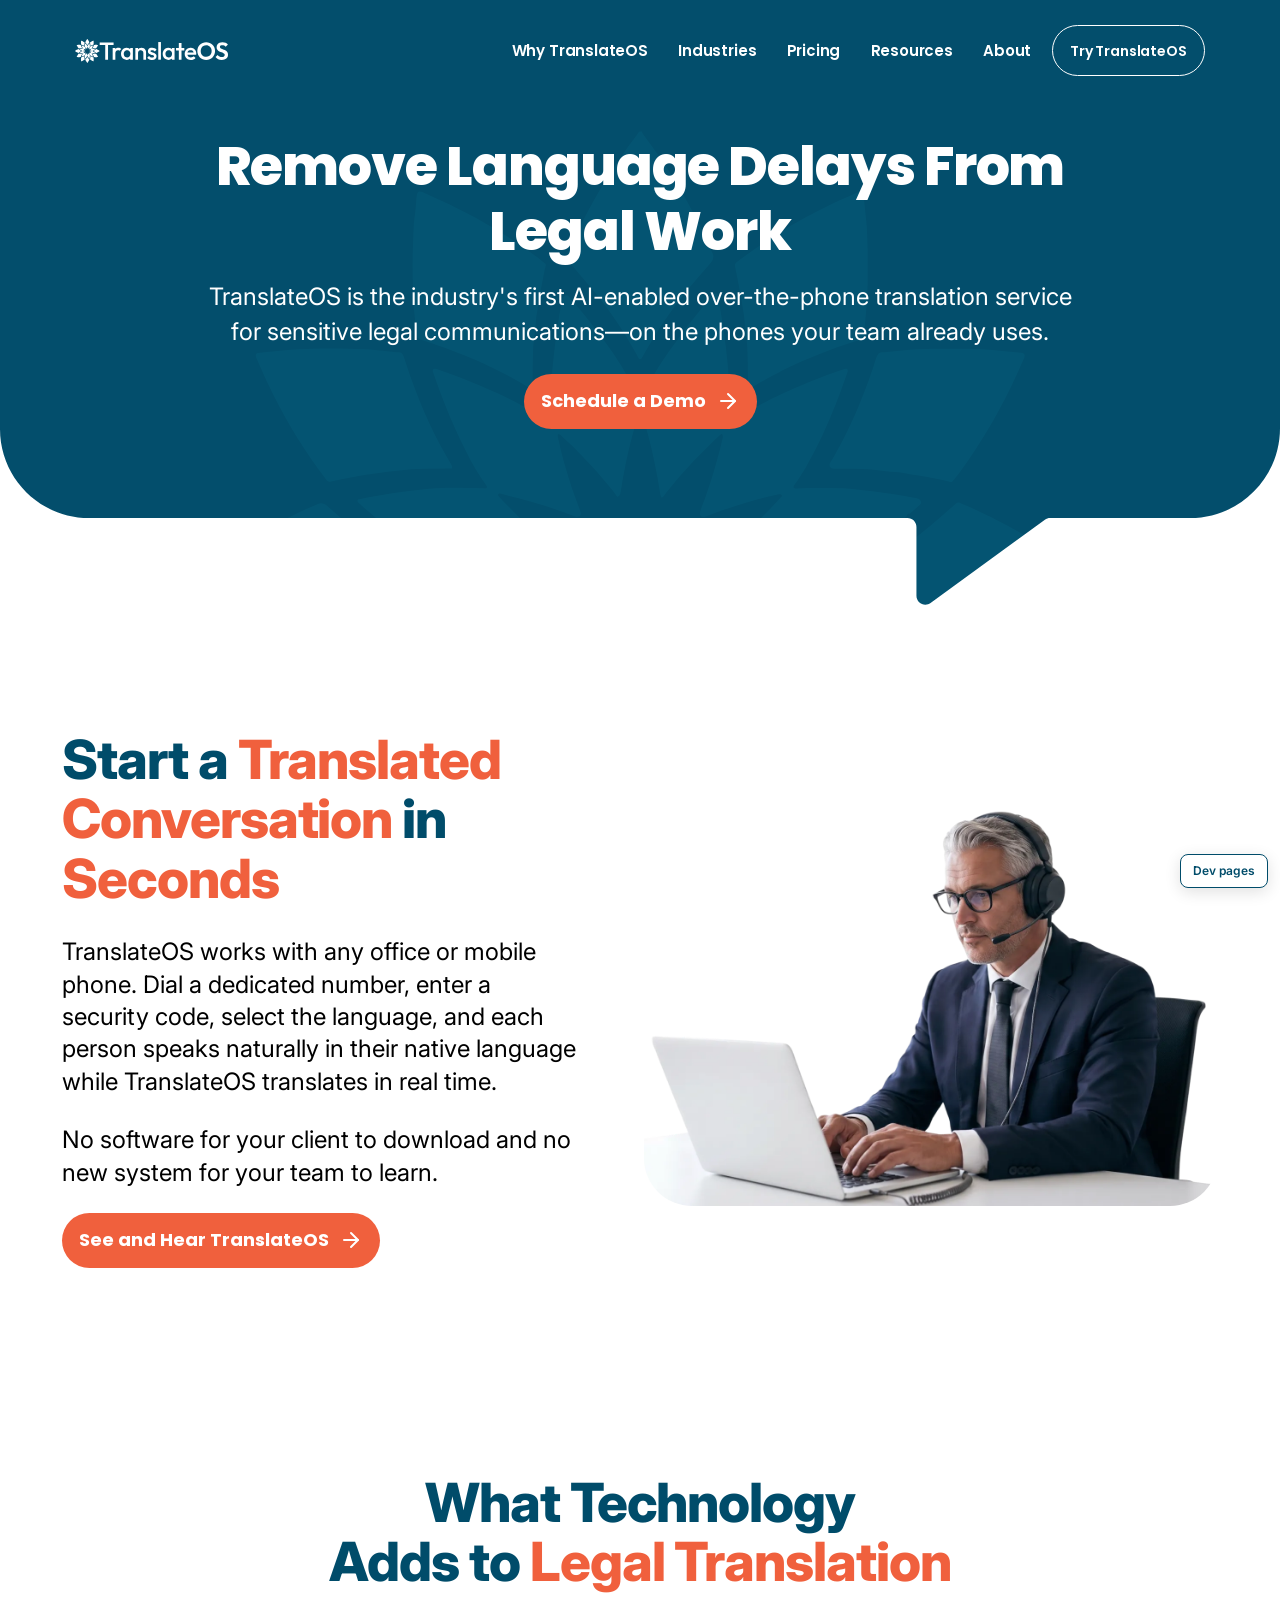
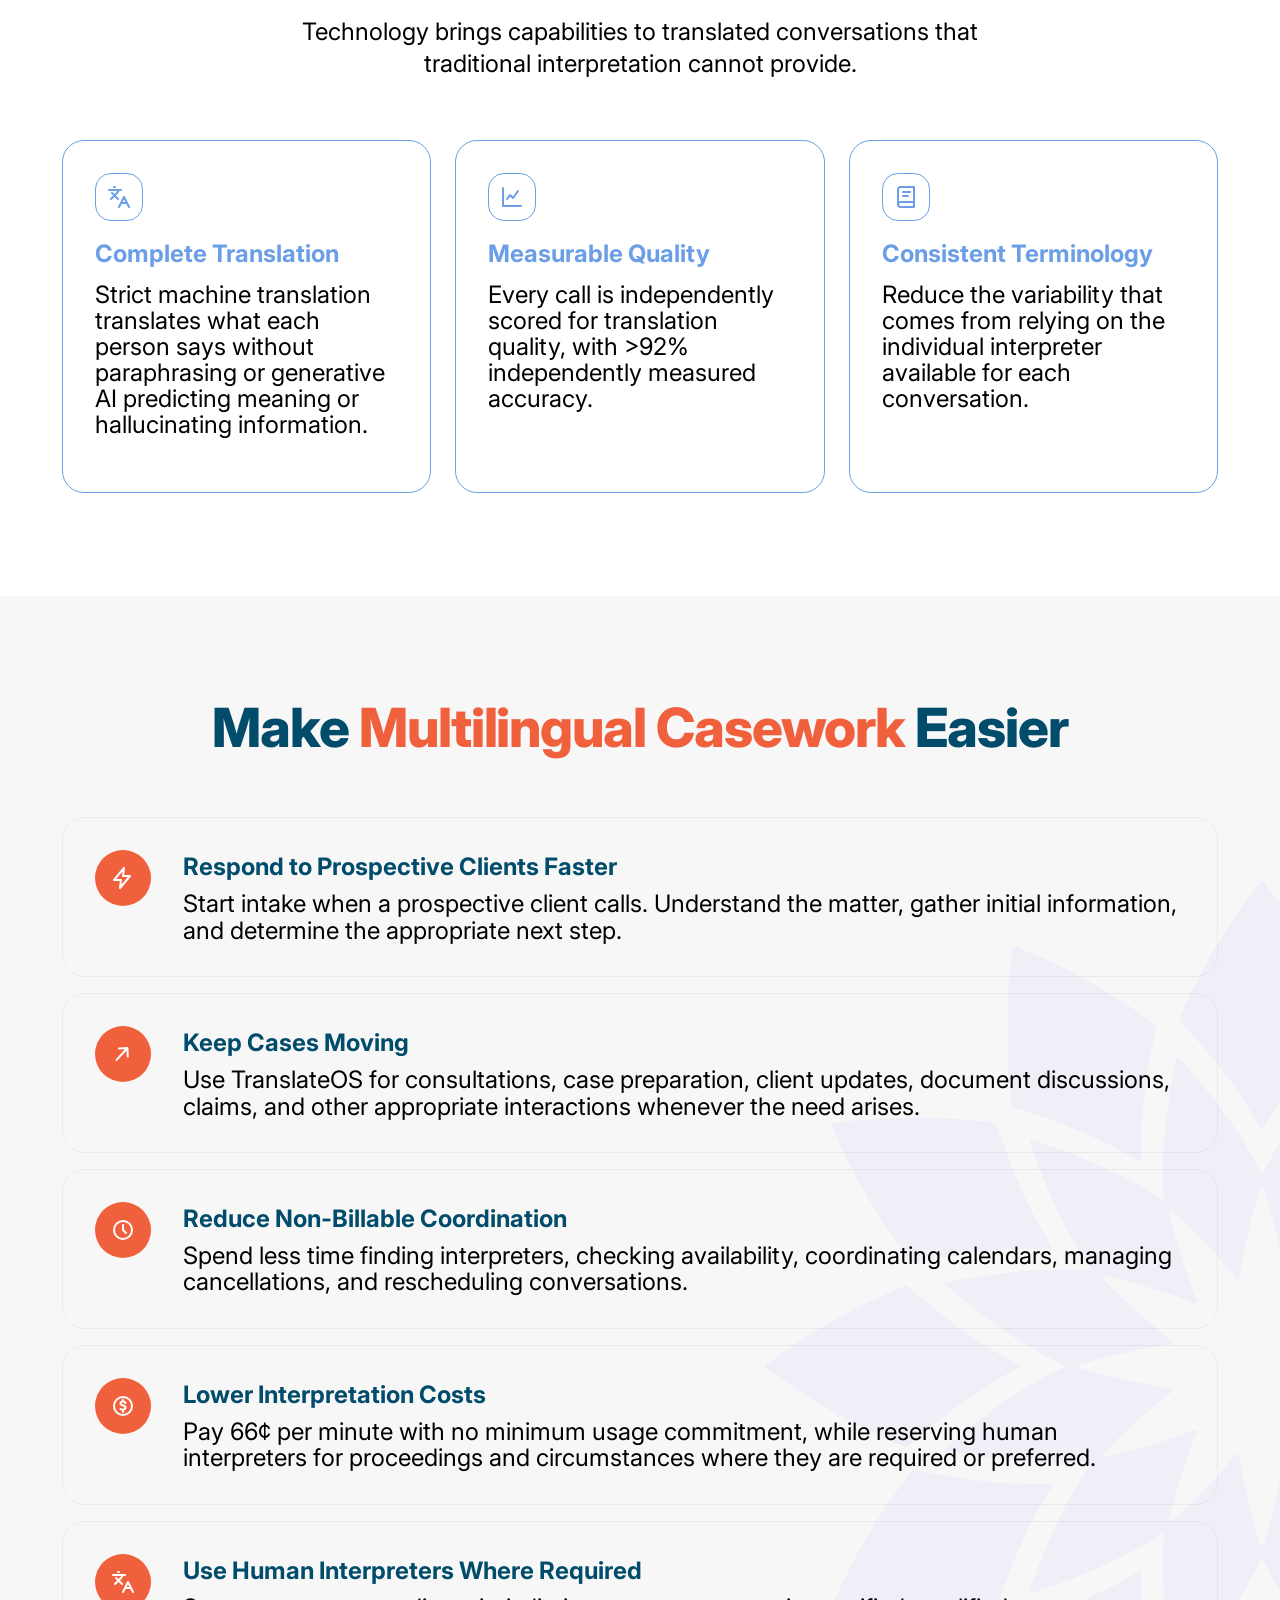
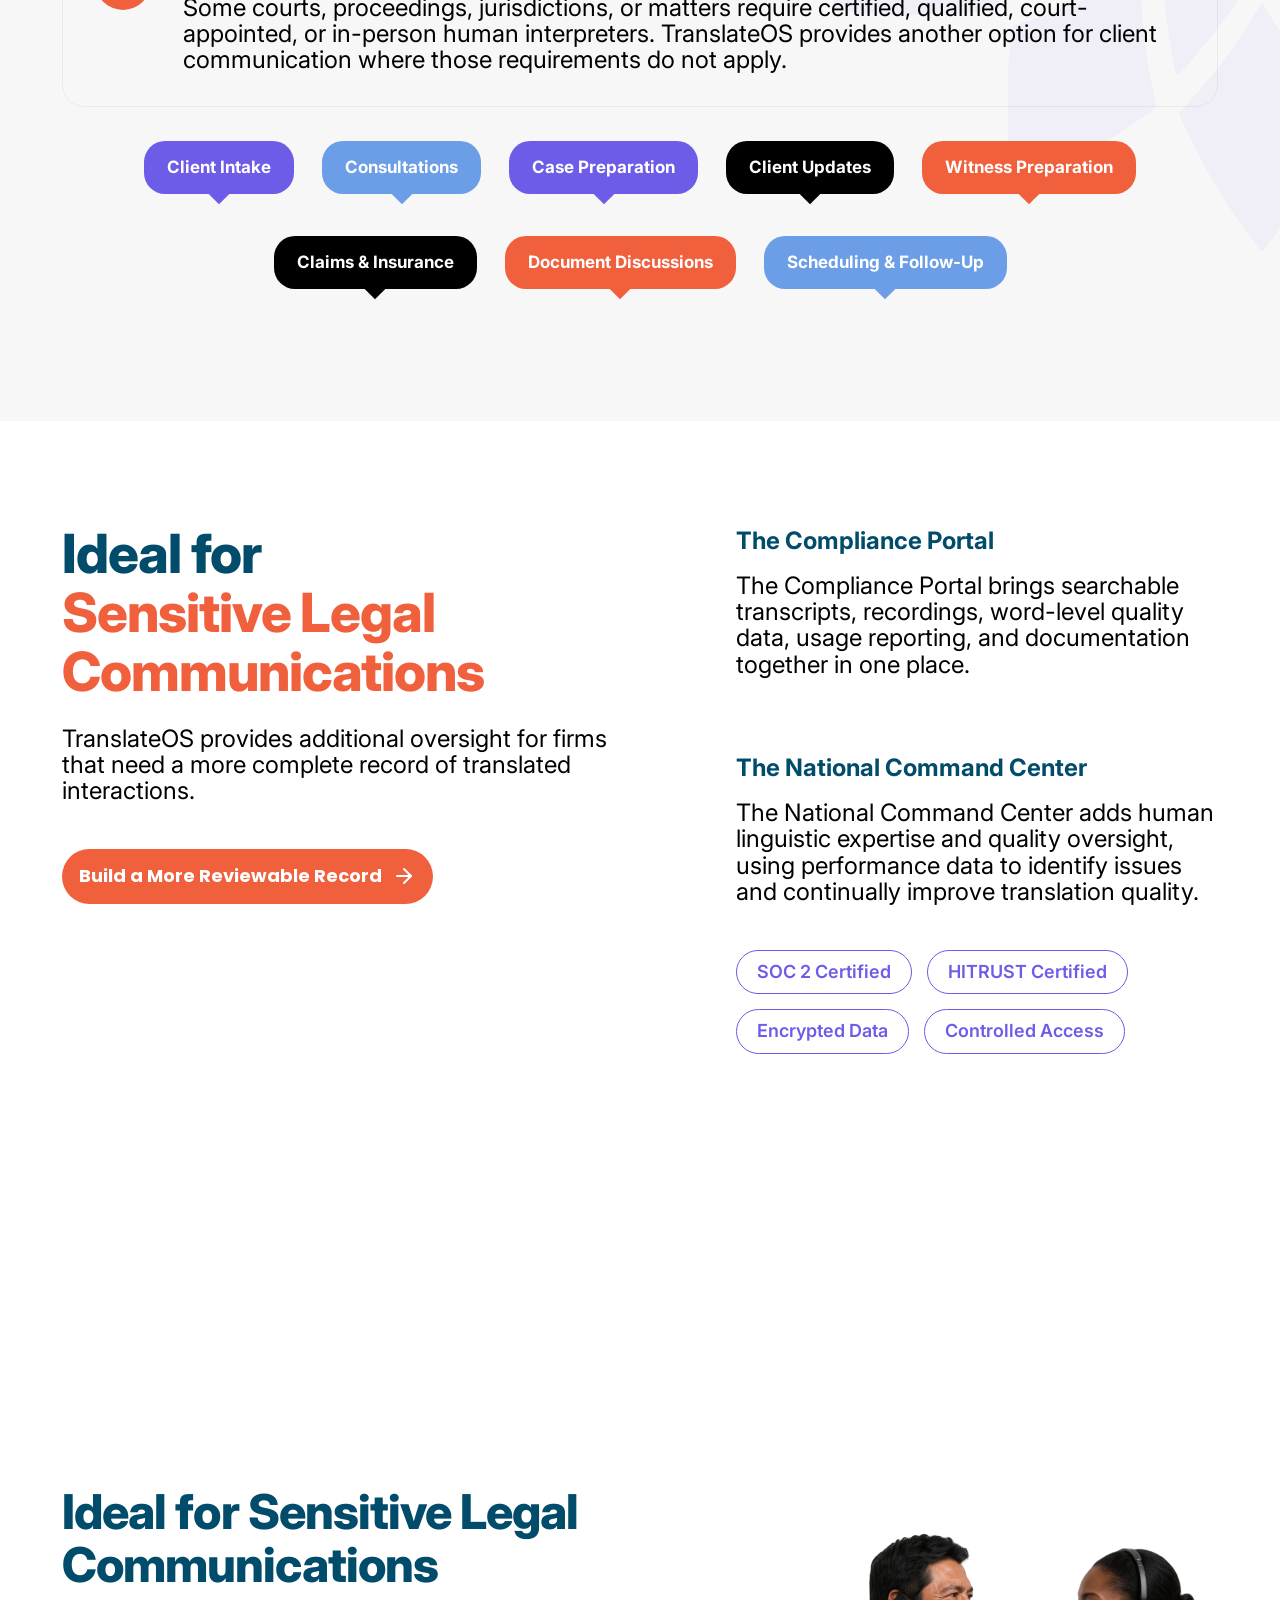
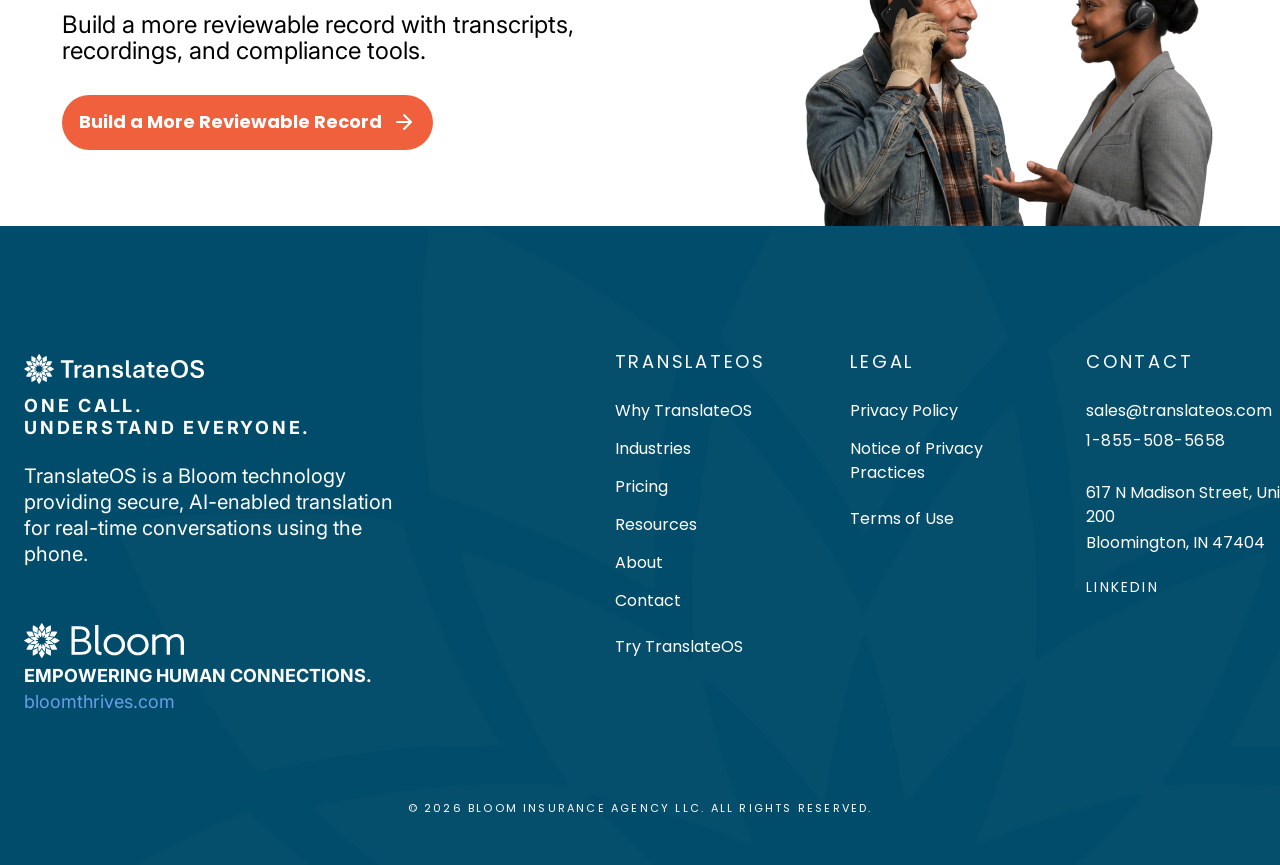
<file: pages/legal.html>
<!DOCTYPE html>
<html lang="en">
<head>
  <meta charset="UTF-8" />
  <meta name="viewport" content="width=device-width, initial-scale=1.0" />
  <title>TranslateOS for Legal</title>
  <link rel="preconnect" href="https://fonts.googleapis.com" />
  <link rel="preconnect" href="https://fonts.gstatic.com" crossorigin />
  <link href="https://fonts.googleapis.com/css2?family=Inter:wght@400;600;700;800;900&family=Poppins:wght@400;600;700;800&display=swap" rel="stylesheet" />
  <link rel="stylesheet" href="../css/style.css?v=126" />
  <link rel="stylesheet" href="../css/pre-footer-cta.css?v=126" />
  <link rel="stylesheet" href="../css/page-hero-bleed.css?v=126" />
  <link rel="stylesheet" href="../css/dev-nav.css?v=126" />
</head>
<body class="page-inner page-legal">
  <section class="page-hero page-hero--bleed">
            <header class="site-header">
        <div class="site-header__inner">
          <a href="../index.html" class="site-header__logo" aria-label="TranslateOS home">
            <img src="../assets/svg/logo-translateos.svg" alt="TranslateOS" width="180" height="28" />
          </a>
          <button type="button" class="nav-toggle" aria-label="Open menu" aria-expanded="false" aria-controls="site-nav">
            <span></span><span></span><span></span>
          </button>
          <nav id="site-nav" class="site-nav" aria-label="Primary">
            <button type="button" class="nav-close" aria-label="Close menu"></button>
            <a href="../pages/why-translateos.html">Why TranslateOS</a>
            <a href="../pages/industries.html">Industries</a>
            <a href="../pages/pricing.html">Pricing</a>
            <a href="../pages/faq.html">Resources</a>
            <a href="../pages/about.html">About</a>
            <a href="../pages/contact.html" class="btn btn--brand">Try TranslateOS</a>
          </nav>
        </div>
      </header>
    <svg class="page-hero__clip-svg" aria-hidden="true" focusable="false" width="0" height="0">
  <defs>
    <clipPath id="tos-bleed-hero-clip" clipPathUnits="objectBoundingBox">
      <path
        transform="scale(0.0006944444444444444 0.0014556040713245997)"
        d="M12.206 -1L0 -0.999969V4.00023V9V482C0.000123088 537.228 44.7716 582 100 582H1021C1026.52 582 1031 586.477 1031 592V669.362C1031 677.535 1040.27 682.257 1046.88 677.45L1175.5 583.913C1177.2 582.67 1179.26 582 1181.38 582H1339C1394.78 582 1440 536.781 1440 481V-1H1430H12.206Z"
      />
    </clipPath>
  </defs>
</svg>
<div class="page-hero__plate" aria-hidden="true"></div>
<div class="page-hero__shape" aria-hidden="true">
  <img class="page-hero__deco" src="../assets/svg/hero-lotus-deco.svg?v=126" alt="" width="1013" height="580" loading="eager" fetchpriority="low" decoding="async" />
</div>
      <div class="page-hero__inner">
        <h1 class="page-hero__title">Remove Language Delays From Legal Work</h1>
        <p class="page-hero__lead">TranslateOS is the industry's first AI-enabled over-the-phone translation service for sensitive legal communications—on the phones your team already uses.</p>
        
        <a href="../pages/contact.html" class="btn btn--coral">Schedule a Demo <img class="btn__icon" src="../assets/svg/arrow-right-white.svg" alt="" width="24" height="24" /></a>
      </div>
    </section>
  <div class="page">

    <section class="page-section">
      <div class="page-section__inner page-split page-split--wide-left">
        <div>
          <h2 class="page-section__title page-section__title--left">Start a <span class="accent">Translated Conversation</span> in <span class="accent">Seconds</span></h2>
          <p class="page-section__body">TranslateOS works with any office or mobile phone. Dial a dedicated number, enter a security code, select the language, and each person speaks naturally in their native language while TranslateOS translates in real time.</p>
          <br>
          <p class="page-section__body">No software for your client to download and no new system for your team to learn.</p>
          <p style="margin-top:24px"><a href="#" class="btn btn--coral">See and Hear TranslateOS <img class="btn__icon" src="../assets/svg/arrow-right-white.svg" alt="" width="24" height="24" /></a></p>
        </div>
        <div class="page-split__media"><img src="../assets/images/pages/legals.webp" alt="Attorney with headset" loading="lazy" /></div>
      </div>
    </section>
    <section class="page-section page-section--legal-tech" aria-labelledby="legal-tech-title">
      <div class="page-section__inner page-section__inner--legal-tech">
        <header class="legal-tech__header">
          <h2 id="legal-tech-title" class="page-section__title legal-tech__title">What Technology<br />Adds to <span class="accent">Legal Translation</span></h2>
          <p class="page-section__body legal-tech__lead">Technology brings capabilities to translated conversations that traditional interpretation cannot provide.</p>
        </header>
        <div class="feature-grid feature-grid--3 feature-grid--legal-tech">
          <article class="feature-card feature-card--legal">
            <div class="feature-card__icon" aria-hidden="true"><img src="../assets/svg/legal/icon-complete.svg" alt="" width="24" height="24" decoding="async" /></div>
            <h3 class="feature-card__title">Complete Translation</h3>
            <p class="feature-card__text">Strict machine translation translates what each person says without paraphrasing or generative AI predicting meaning or hallucinating information.</p>
          </article>
          <article class="feature-card feature-card--legal">
            <div class="feature-card__icon" aria-hidden="true"><img src="../assets/svg/legal/icon-measurable.svg" alt="" width="24" height="24" decoding="async" /></div>
            <h3 class="feature-card__title">Measurable Quality</h3>
            <p class="feature-card__text">Every call is independently scored for translation quality, with &gt;92% independently measured accuracy.</p>
          </article>
          <article class="feature-card feature-card--legal">
            <div class="feature-card__icon" aria-hidden="true"><img src="../assets/svg/legal/icon-terminology.svg" alt="" width="24" height="24" decoding="async" /></div>
            <h3 class="feature-card__title">Consistent Terminology</h3>
            <p class="feature-card__text">Reduce the variability that comes from relying on the individual interpreter available for each conversation.</p>
          </article>
        </div>
      </div>
    </section>
    <section class="page-section page-section--deco page-section--legal-casework" aria-labelledby="legal-casework-title">
      <img class="page-section__deco" src="../assets/svg/decorative-flower.svg" alt="" width="1118" height="1091" loading="lazy" decoding="async" aria-hidden="true" />
      <div class="page-section__inner page-section__inner--legal-casework">
        <h2 id="legal-casework-title" class="page-section__title">Make <span class="accent">Multilingual Casework</span> Easier</h2>
        <div class="use-rows use-rows--legal-casework">
          <article class="use-row use-row--legal-casework">
            <div class="use-row__icon use-row__icon--coral" aria-hidden="true"><img src="../assets/svg/legal/icon-casework-1.svg" alt="" width="24" height="24" decoding="async" /></div>
            <div>
              <h3 class="use-row__title">Respond to Prospective Clients Faster</h3>
              <p class="use-row__text">Start intake when a prospective client calls. Understand the matter, gather initial information, and determine the appropriate next step.</p>
            </div>
          </article>
          <article class="use-row use-row--legal-casework">
            <div class="use-row__icon use-row__icon--coral" aria-hidden="true"><img src="../assets/svg/legal/icon-casework-2.svg" alt="" width="24" height="24" decoding="async" /></div>
            <div>
              <h3 class="use-row__title">Keep Cases Moving</h3>
              <p class="use-row__text">Use TranslateOS for consultations, case preparation, client updates, document discussions, claims, and other appropriate interactions whenever the need arises.</p>
            </div>
          </article>
          <article class="use-row use-row--legal-casework">
            <div class="use-row__icon use-row__icon--coral" aria-hidden="true"><img src="../assets/svg/legal/icon-casework-3.svg" alt="" width="24" height="24" decoding="async" /></div>
            <div>
              <h3 class="use-row__title">Reduce Non-Billable Coordination</h3>
              <p class="use-row__text">Spend less time finding interpreters, checking availability, coordinating calendars, managing cancellations, and rescheduling conversations.</p>
            </div>
          </article>
          <article class="use-row use-row--legal-casework">
            <div class="use-row__icon use-row__icon--coral" aria-hidden="true"><img src="../assets/svg/legal/icon-casework-4.svg" alt="" width="24" height="24" decoding="async" /></div>
            <div>
              <h3 class="use-row__title">Lower Interpretation Costs</h3>
              <p class="use-row__text">Pay 66¢ per minute with no minimum usage commitment, while reserving human interpreters for proceedings and circumstances where they are required or preferred.</p>
            </div>
          </article>
          <article class="use-row use-row--legal-casework">
            <div class="use-row__icon use-row__icon--coral" aria-hidden="true"><img src="../assets/svg/legal/icon-casework-5.svg" alt="" width="24" height="24" decoding="async" /></div>
            <div>
              <h3 class="use-row__title">Use Human Interpreters Where Required</h3>
              <p class="use-row__text">Some courts, proceedings, jurisdictions, or matters require certified, qualified, court-appointed, or in-person human interpreters. TranslateOS provides another option for client communication where those requirements do not apply.</p>
            </div>
          </article>
        </div>
        <div class="legal-casework-chips" aria-label="Legal use cases">
          <div class="legal-casework-chips__row">
            <span class="chat-bubble chat-bubble--purple chat-bubble--chip">Client Intake</span>
            <span class="chat-bubble chat-bubble--blue chat-bubble--chip">Consultations</span>
            <span class="chat-bubble chat-bubble--purple chat-bubble--chip">Case Preparation</span>
            <span class="chat-bubble chat-bubble--black chat-bubble--chip">Client Updates</span>
            <span class="chat-bubble chat-bubble--coral chat-bubble--chip">Witness Preparation</span>
          </div>
          <div class="legal-casework-chips__row">
            <span class="chat-bubble chat-bubble--black chat-bubble--chip">Claims &amp; Insurance</span>
            <span class="chat-bubble chat-bubble--coral chat-bubble--chip">Document Discussions</span>
            <span class="chat-bubble chat-bubble--blue chat-bubble--chip">Scheduling &amp; Follow-Up</span>
          </div>
        </div>
      </div>
    </section>
    <section class="page-section page-section--legal-sensitive" aria-labelledby="legal-sensitive-title">
      <div class="page-section__inner page-section__inner--legal-sensitive">
        <div class="legal-sensitive__intro">
          <div class="legal-sensitive__head">
            <h2 id="legal-sensitive-title" class="page-section__title page-section__title--left legal-sensitive__title">Ideal for <span class="accent">Sensitive Legal Communications</span></h2>
            <p class="page-section__body legal-sensitive__lead">TranslateOS provides additional oversight for firms that need a more complete record of translated interactions.</p>
          </div>
          <a href="#" class="btn btn--coral legal-sensitive__btn">Build a More Reviewable Record <img class="btn__icon" src="../assets/svg/arrow-right-white.svg" alt="" width="24" height="24" decoding="async" /></a>
        </div>
        <div class="legal-sensitive__detail">
          <div class="legal-sensitive__blocks">
            <article class="legal-sensitive__block">
              <h3 class="legal-sensitive__block-title">The Compliance Portal</h3>
              <p class="legal-sensitive__block-text">The Compliance Portal brings searchable transcripts, recordings, word-level quality data, usage reporting, and documentation together in one place.</p>
            </article>
            <article class="legal-sensitive__block">
              <h3 class="legal-sensitive__block-title">The National Command Center</h3>
              <p class="legal-sensitive__block-text">The National Command Center adds human linguistic expertise and quality oversight, using performance data to identify issues and continually improve translation quality.</p>
            </article>
          </div>
          <div class="cert-pills cert-pills--legal" aria-label="Security and compliance certifications">
            <div class="cert-pills__row">
              <span>SOC 2 Certified</span>
              <span>HITRUST Certified</span>
              <span>Encrypted Data</span>
              <span>Controlled Access</span>
            </div>
          </div>
        </div>
      </div>
    </section>
<section class="pre-footer-cta pre-footer-cta--img-contain"
  aria-labelledby="cta-heading">
  <div class="pre-footer-cta__inner">
    <div class="pre-footer-cta__content">
      <div class="pre-footer-cta__copy">
        <h2 id="cta-heading" class="pre-footer-cta__title">
          Ideal for Sensitive Legal Communications</h2>
        <div class="pre-footer-cta__body">
                      <p class="pre-footer-cta__text">Build a more reviewable record with transcripts, recordings, and compliance tools.</p>
                  </div>
      </div>
      <a href="#"
        class="btn btn--coral pre-footer-cta__btn">Build a More Reviewable Record <img
          class="btn__icon" src="../assets/svg/arrow-right-white.svg" alt="" width="24"
          height="24" /></a>
    </div>
    <div class="pre-footer-cta__visual">
      <img src="../assets/images/pages/legal.webp" alt="Legal professionals using TranslateOS"
        width="1478" height="1056" loading="lazy" decoding="async" />
    </div>
  </div>
</section>

  </div>
    <div class="site-bottom">

    <footer class="site-footer">
      <img class="site-footer__texture" src="../assets/images/footer-texture.webp" alt="" width="1440" height="624" loading="lazy" />
      <div class="site-footer__inner">
        <div class="site-footer__top">
          <div class="site-footer__brand">
            <div class="site-footer__brand-head">
              <img class="site-footer__brand-logo" src="../assets/svg/logo-translateos-white.svg" alt="TranslateOS" width="180" height="30" />
              <p class="site-footer__tagline">One Call.<br />Understand Everyone.</p>
            </div>
            <p class="site-footer__about">TranslateOS is a Bloom technology providing secure, AI-enabled translation for real-time conversations using the phone.</p>
            <div class="site-footer__brand-bloom">
              <img class="site-footer__bloom" src="../assets/svg/logo-bloom.svg" alt="Bloom" width="160" height="36" />
              <p class="site-footer__bloom-tag">Empowering Human Connections.</p>
              <a class="site-footer__bloom-link" href="https://bloomthrives.com">bloomthrives.com</a>
            </div>
          </div>
          <div class="site-footer__cols">
            <div class="site-footer__col site-footer__col--nav">
              <h3>TranslateOS</h3>
              <ul>
                <li><a href="../pages/why-translateos.html">Why TranslateOS</a></li>
                <li><a href="../pages/industries.html">Industries</a></li>
                <li><a href="../pages/pricing.html">Pricing</a></li>
                <li><a href="../pages/faq.html">Resources</a></li>
                <li><a href="../pages/about.html">About</a></li>
                <li><a href="../pages/contact.html">Contact</a></li>
                <li><a href="../pages/contact.html">Try TranslateOS</a></li>
              </ul>
            </div>
            <div class="site-footer__col site-footer__col--nav">
              <h3>Legal</h3>
              <ul>
                <li><a href="#">Privacy Policy</a></li>
                <li><a href="#">Notice of Privacy Practices</a></li>
                <li><a href="#">Terms of Use</a></li>
              </ul>
            </div>
            <div class="site-footer__col site-footer__col--contact">
              <h3>Contact</h3>
              <ul>
                <li><a href="mailto:sales@translateos.com">sales@translateos.com</a></li>
                <li class="site-footer__phone">1-855-508-5658</li>
              </ul>
              <ul class="site-footer__address-block" aria-label="Address">
                <li class="site-footer__address-line">617 N Madison Street, Unit 200</li>
                <li class="site-footer__address-line">Bloomington, IN 47404</li>
              </ul>
              <p class="site-footer__linkedin"><a href="#">LinkedIn</a></p>
            </div>
          </div>
        </div>
        <p class="site-footer__copy">© 2026 Bloom Insurance Agency LLC. All rights reserved.</p>
      </div>
    </footer>
  </div>
  <div class="dev-nav" data-dev-nav>
  <button type="button" class="dev-nav__toggle" aria-expanded="false" aria-controls="dev-nav-panel">
    Dev pages
  </button>
  <div id="dev-nav-panel" class="dev-nav__panel" hidden>
    <p class="dev-nav__title">TranslateOS — Figma map</p>
    <ul class="dev-nav__list">
      <li>
        <a href="../index.html">
          Homepage          <span class="dev-nav__figma">45933:34554</span>
        </a>
      </li>
      <li>
        <a href="../pages/why-translateos.html">
          Why TranslateOS          <span class="dev-nav__figma">45933:38255</span>
        </a>
      </li>
      <li>
        <a href="../pages/industries.html">
          Industries (hub)        </a>
      </li>
      <li>
        <a href="../pages/healthcare.html">
          Health plans          <span class="dev-nav__figma">45933:35214</span>
        </a>
      </li>
      <li>
        <a href="../pages/education.html">
          Education          <span class="dev-nav__figma">45933:35504</span>
        </a>
      </li>
      <li>
        <a href="../pages/legal.html">
          Legal          <span class="dev-nav__figma">45933:35753</span>
        </a>
      </li>
      <li>
        <a href="../pages/business.html">
          All businesses          <span class="dev-nav__figma">45933:36623</span>
        </a>
      </li>
      <li>
        <a href="../pages/pricing.html">
          Pricing          <span class="dev-nav__figma">45933:36952</span>
        </a>
      </li>
      <li>
        <a href="../pages/faq.html">
          Resources (FAQ)          <span class="dev-nav__figma">45933:37344</span>
        </a>
      </li>
      <li>
        <a href="../pages/press-release.html">
          Press release          <span class="dev-nav__figma">45933:37632</span>
        </a>
      </li>
      <li>
        <a href="../pages/about.html">
          About          <span class="dev-nav__figma">45933:36066</span>
        </a>
      </li>
      <li>
        <a href="../pages/languages.html">
          Languages          <span class="dev-nav__figma">45933:38575</span>
        </a>
      </li>
      <li>
        <a href="../pages/technical.html">
          Technical          <span class="dev-nav__figma">45933:39136</span>
        </a>
      </li>
      <li>
        <a href="../pages/contact.html">
          Contact          <span class="dev-nav__figma">45933:39574</span>
        </a>
      </li>
    </ul>
  </div>
</div>
  <script src="../js/main.js?v=126"></script>
  <script src="../js/dev-nav.js?v=126"></script>
</body>
</html>
</file>
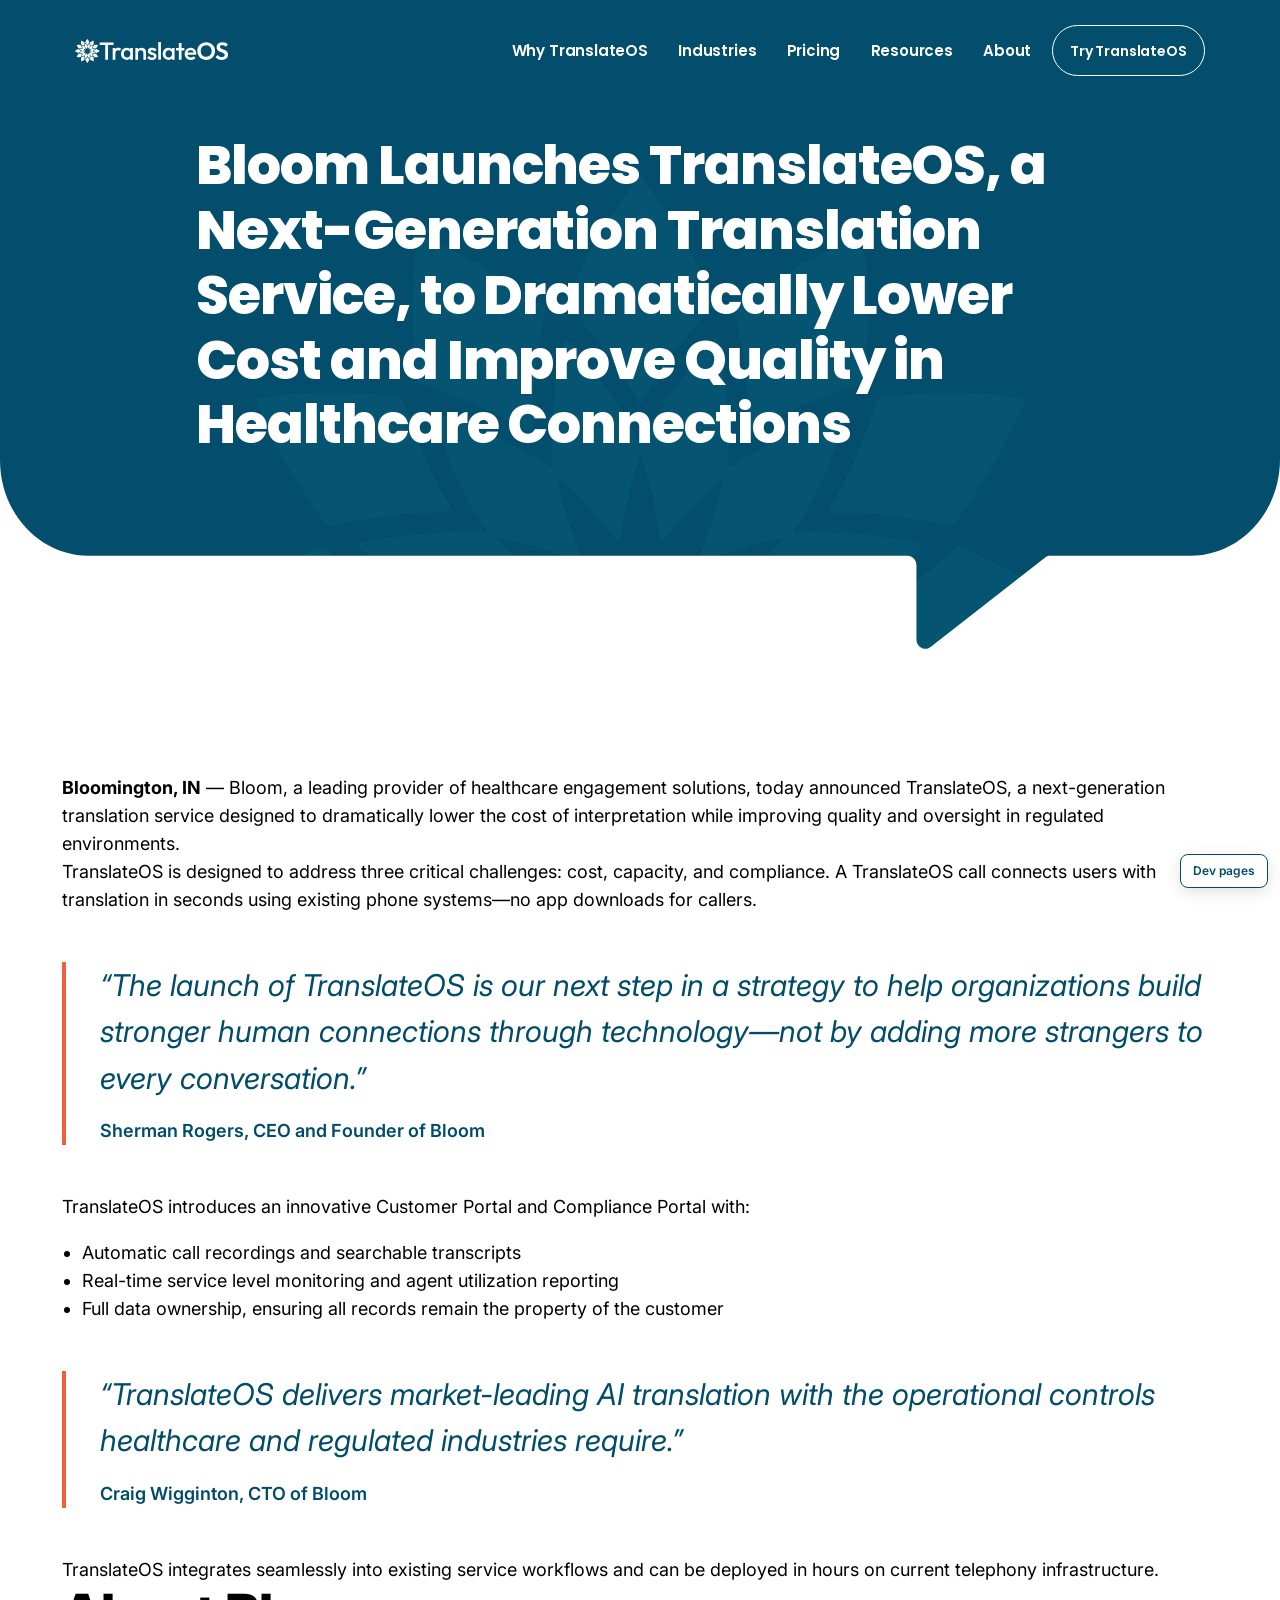
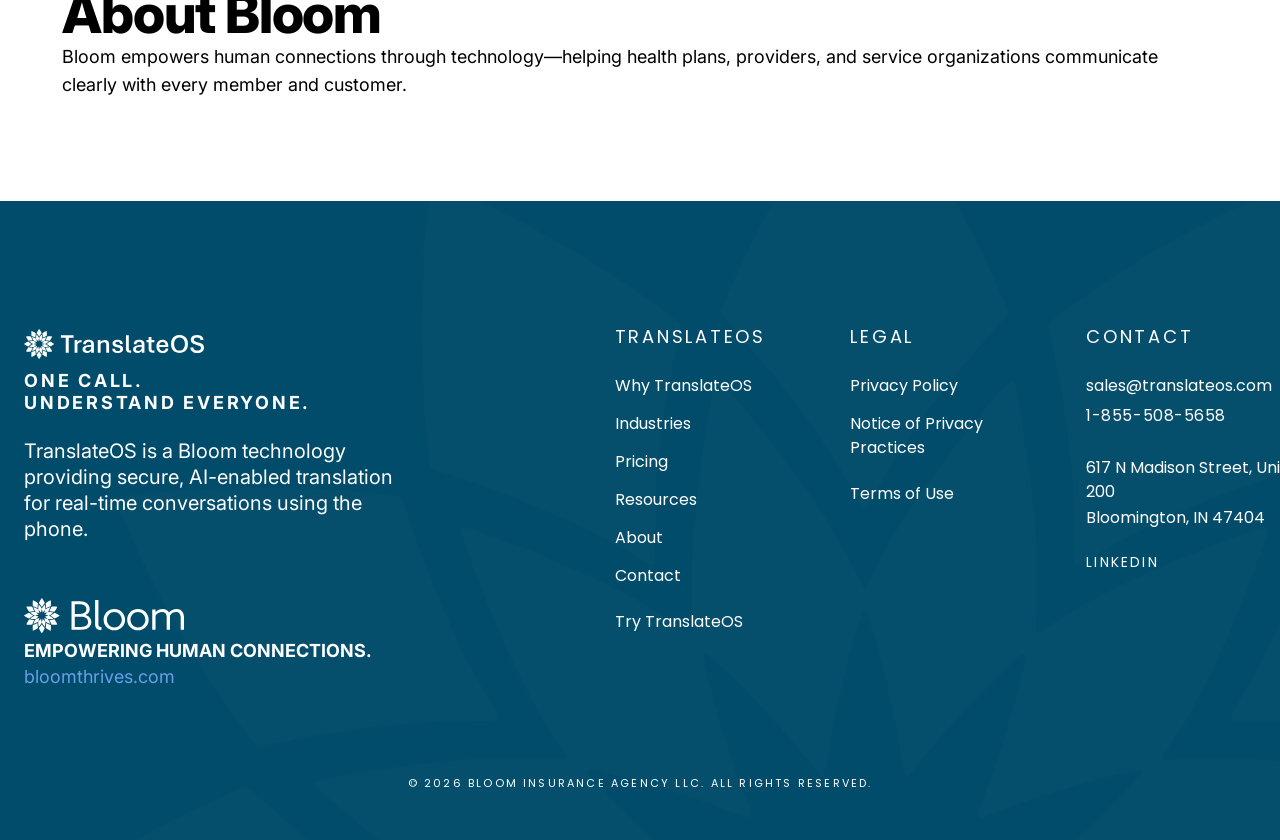
<file: pages/press-release.html>
<!DOCTYPE html>
<html lang="en">
<head>
  <meta charset="UTF-8" />
  <meta name="viewport" content="width=device-width, initial-scale=1.0" />
  <title>Press Release — TranslateOS</title>
  <link rel="preconnect" href="https://fonts.googleapis.com" />
  <link rel="preconnect" href="https://fonts.gstatic.com" crossorigin />
  <link href="https://fonts.googleapis.com/css2?family=Inter:wght@400;600;700;800;900&family=Poppins:wght@400;600;700;800&display=swap" rel="stylesheet" />
  <link rel="stylesheet" href="../css/style.css?v=126" />
  <link rel="stylesheet" href="../css/pre-footer-cta.css?v=126" />
  <link rel="stylesheet" href="../css/page-hero-bleed.css?v=126" />
  <link rel="stylesheet" href="../css/dev-nav.css?v=126" />
</head>
<body class="page-inner">
  <section class="page-hero page-hero--bleed">
            <header class="site-header">
        <div class="site-header__inner">
          <a href="../index.html" class="site-header__logo" aria-label="TranslateOS home">
            <img src="../assets/svg/logo-translateos.svg" alt="TranslateOS" width="180" height="28" />
          </a>
          <button type="button" class="nav-toggle" aria-label="Open menu" aria-expanded="false" aria-controls="site-nav">
            <span></span><span></span><span></span>
          </button>
          <nav id="site-nav" class="site-nav" aria-label="Primary">
            <button type="button" class="nav-close" aria-label="Close menu"></button>
            <a href="../pages/why-translateos.html">Why TranslateOS</a>
            <a href="../pages/industries.html">Industries</a>
            <a href="../pages/pricing.html">Pricing</a>
            <a href="../pages/faq.html">Resources</a>
            <a href="../pages/about.html">About</a>
            <a href="../pages/contact.html" class="btn btn--brand">Try TranslateOS</a>
          </nav>
        </div>
      </header>
    <svg class="page-hero__clip-svg" aria-hidden="true" focusable="false" width="0" height="0">
  <defs>
    <clipPath id="tos-bleed-hero-clip" clipPathUnits="objectBoundingBox">
      <path
        transform="scale(0.0006944444444444444 0.0014556040713245997)"
        d="M12.206 -1L0 -0.999969V4.00023V9V482C0.000123088 537.228 44.7716 582 100 582H1021C1026.52 582 1031 586.477 1031 592V669.362C1031 677.535 1040.27 682.257 1046.88 677.45L1175.5 583.913C1177.2 582.67 1179.26 582 1181.38 582H1339C1394.78 582 1440 536.781 1440 481V-1H1430H12.206Z"
      />
    </clipPath>
  </defs>
</svg>
<div class="page-hero__plate" aria-hidden="true"></div>
<div class="page-hero__shape" aria-hidden="true">
  <img class="page-hero__deco" src="../assets/svg/hero-lotus-deco.svg?v=126" alt="" width="1013" height="580" loading="eager" fetchpriority="low" decoding="async" />
</div>
      <div class="page-hero__inner">
        <h1 class="page-hero__title page-hero__title--article">Bloom Launches TranslateOS, a Next-Generation Translation Service, to Dramatically Lower Cost and Improve Quality in Healthcare Connections</h1>
        
        
      </div>
    </section>
  <div class="page">

    <section class="page-section">
      <article class="press-article page-section__inner">
        <p><strong>Bloomington, IN</strong> — Bloom, a leading provider of healthcare engagement solutions, today announced TranslateOS, a next-generation translation service designed to dramatically lower the cost of interpretation while improving quality and oversight in regulated environments.</p>
        <p>TranslateOS is designed to address three critical challenges: cost, capacity, and compliance. A TranslateOS call connects users with translation in seconds using existing phone systems—no app downloads for callers.</p>
        <blockquote>“The launch of TranslateOS is our next step in a strategy to help organizations build stronger human connections through technology—not by adding more strangers to every conversation.”<cite>Sherman Rogers, CEO and Founder of Bloom</cite></blockquote>
        <p>TranslateOS introduces an innovative Customer Portal and Compliance Portal with:</p>
        <ul>
          <li>Automatic call recordings and searchable transcripts</li>
          <li>Real-time service level monitoring and agent utilization reporting</li>
          <li>Full data ownership, ensuring all records remain the property of the customer</li>
        </ul>
        <blockquote>“TranslateOS delivers market-leading AI translation with the operational controls healthcare and regulated industries require.”<cite>Craig Wigginton, CTO of Bloom</cite></blockquote>
        <p>TranslateOS integrates seamlessly into existing service workflows and can be deployed in hours on current telephony infrastructure.</p>
        <h2>About Bloom</h2>
        <p>Bloom empowers human connections through technology—helping health plans, providers, and service organizations communicate clearly with every member and customer.</p>
      </article>
    </section>

  </div>
    <div class="site-bottom">

    <footer class="site-footer">
      <img class="site-footer__texture" src="../assets/images/footer-texture.webp" alt="" width="1440" height="624" loading="lazy" />
      <div class="site-footer__inner">
        <div class="site-footer__top">
          <div class="site-footer__brand">
            <div class="site-footer__brand-head">
              <img class="site-footer__brand-logo" src="../assets/svg/logo-translateos-white.svg" alt="TranslateOS" width="180" height="30" />
              <p class="site-footer__tagline">One Call.<br />Understand Everyone.</p>
            </div>
            <p class="site-footer__about">TranslateOS is a Bloom technology providing secure, AI-enabled translation for real-time conversations using the phone.</p>
            <div class="site-footer__brand-bloom">
              <img class="site-footer__bloom" src="../assets/svg/logo-bloom.svg" alt="Bloom" width="160" height="36" />
              <p class="site-footer__bloom-tag">Empowering Human Connections.</p>
              <a class="site-footer__bloom-link" href="https://bloomthrives.com">bloomthrives.com</a>
            </div>
          </div>
          <div class="site-footer__cols">
            <div class="site-footer__col site-footer__col--nav">
              <h3>TranslateOS</h3>
              <ul>
                <li><a href="../pages/why-translateos.html">Why TranslateOS</a></li>
                <li><a href="../pages/industries.html">Industries</a></li>
                <li><a href="../pages/pricing.html">Pricing</a></li>
                <li><a href="../pages/faq.html">Resources</a></li>
                <li><a href="../pages/about.html">About</a></li>
                <li><a href="../pages/contact.html">Contact</a></li>
                <li><a href="../pages/contact.html">Try TranslateOS</a></li>
              </ul>
            </div>
            <div class="site-footer__col site-footer__col--nav">
              <h3>Legal</h3>
              <ul>
                <li><a href="#">Privacy Policy</a></li>
                <li><a href="#">Notice of Privacy Practices</a></li>
                <li><a href="#">Terms of Use</a></li>
              </ul>
            </div>
            <div class="site-footer__col site-footer__col--contact">
              <h3>Contact</h3>
              <ul>
                <li><a href="mailto:sales@translateos.com">sales@translateos.com</a></li>
                <li class="site-footer__phone">1-855-508-5658</li>
              </ul>
              <ul class="site-footer__address-block" aria-label="Address">
                <li class="site-footer__address-line">617 N Madison Street, Unit 200</li>
                <li class="site-footer__address-line">Bloomington, IN 47404</li>
              </ul>
              <p class="site-footer__linkedin"><a href="#">LinkedIn</a></p>
            </div>
          </div>
        </div>
        <p class="site-footer__copy">© 2026 Bloom Insurance Agency LLC. All rights reserved.</p>
      </div>
    </footer>
  </div>
  <div class="dev-nav" data-dev-nav>
  <button type="button" class="dev-nav__toggle" aria-expanded="false" aria-controls="dev-nav-panel">
    Dev pages
  </button>
  <div id="dev-nav-panel" class="dev-nav__panel" hidden>
    <p class="dev-nav__title">TranslateOS — Figma map</p>
    <ul class="dev-nav__list">
      <li>
        <a href="../index.html">
          Homepage          <span class="dev-nav__figma">45933:34554</span>
        </a>
      </li>
      <li>
        <a href="../pages/why-translateos.html">
          Why TranslateOS          <span class="dev-nav__figma">45933:38255</span>
        </a>
      </li>
      <li>
        <a href="../pages/industries.html">
          Industries (hub)        </a>
      </li>
      <li>
        <a href="../pages/healthcare.html">
          Health plans          <span class="dev-nav__figma">45933:35214</span>
        </a>
      </li>
      <li>
        <a href="../pages/education.html">
          Education          <span class="dev-nav__figma">45933:35504</span>
        </a>
      </li>
      <li>
        <a href="../pages/legal.html">
          Legal          <span class="dev-nav__figma">45933:35753</span>
        </a>
      </li>
      <li>
        <a href="../pages/business.html">
          All businesses          <span class="dev-nav__figma">45933:36623</span>
        </a>
      </li>
      <li>
        <a href="../pages/pricing.html">
          Pricing          <span class="dev-nav__figma">45933:36952</span>
        </a>
      </li>
      <li>
        <a href="../pages/faq.html">
          Resources (FAQ)          <span class="dev-nav__figma">45933:37344</span>
        </a>
      </li>
      <li>
        <a href="../pages/press-release.html">
          Press release          <span class="dev-nav__figma">45933:37632</span>
        </a>
      </li>
      <li>
        <a href="../pages/about.html">
          About          <span class="dev-nav__figma">45933:36066</span>
        </a>
      </li>
      <li>
        <a href="../pages/languages.html">
          Languages          <span class="dev-nav__figma">45933:38575</span>
        </a>
      </li>
      <li>
        <a href="../pages/technical.html">
          Technical          <span class="dev-nav__figma">45933:39136</span>
        </a>
      </li>
      <li>
        <a href="../pages/contact.html">
          Contact          <span class="dev-nav__figma">45933:39574</span>
        </a>
      </li>
    </ul>
  </div>
</div>
  <script src="../js/main.js?v=126"></script>
  <script src="../js/dev-nav.js?v=126"></script>
</body>
</html>
</file>
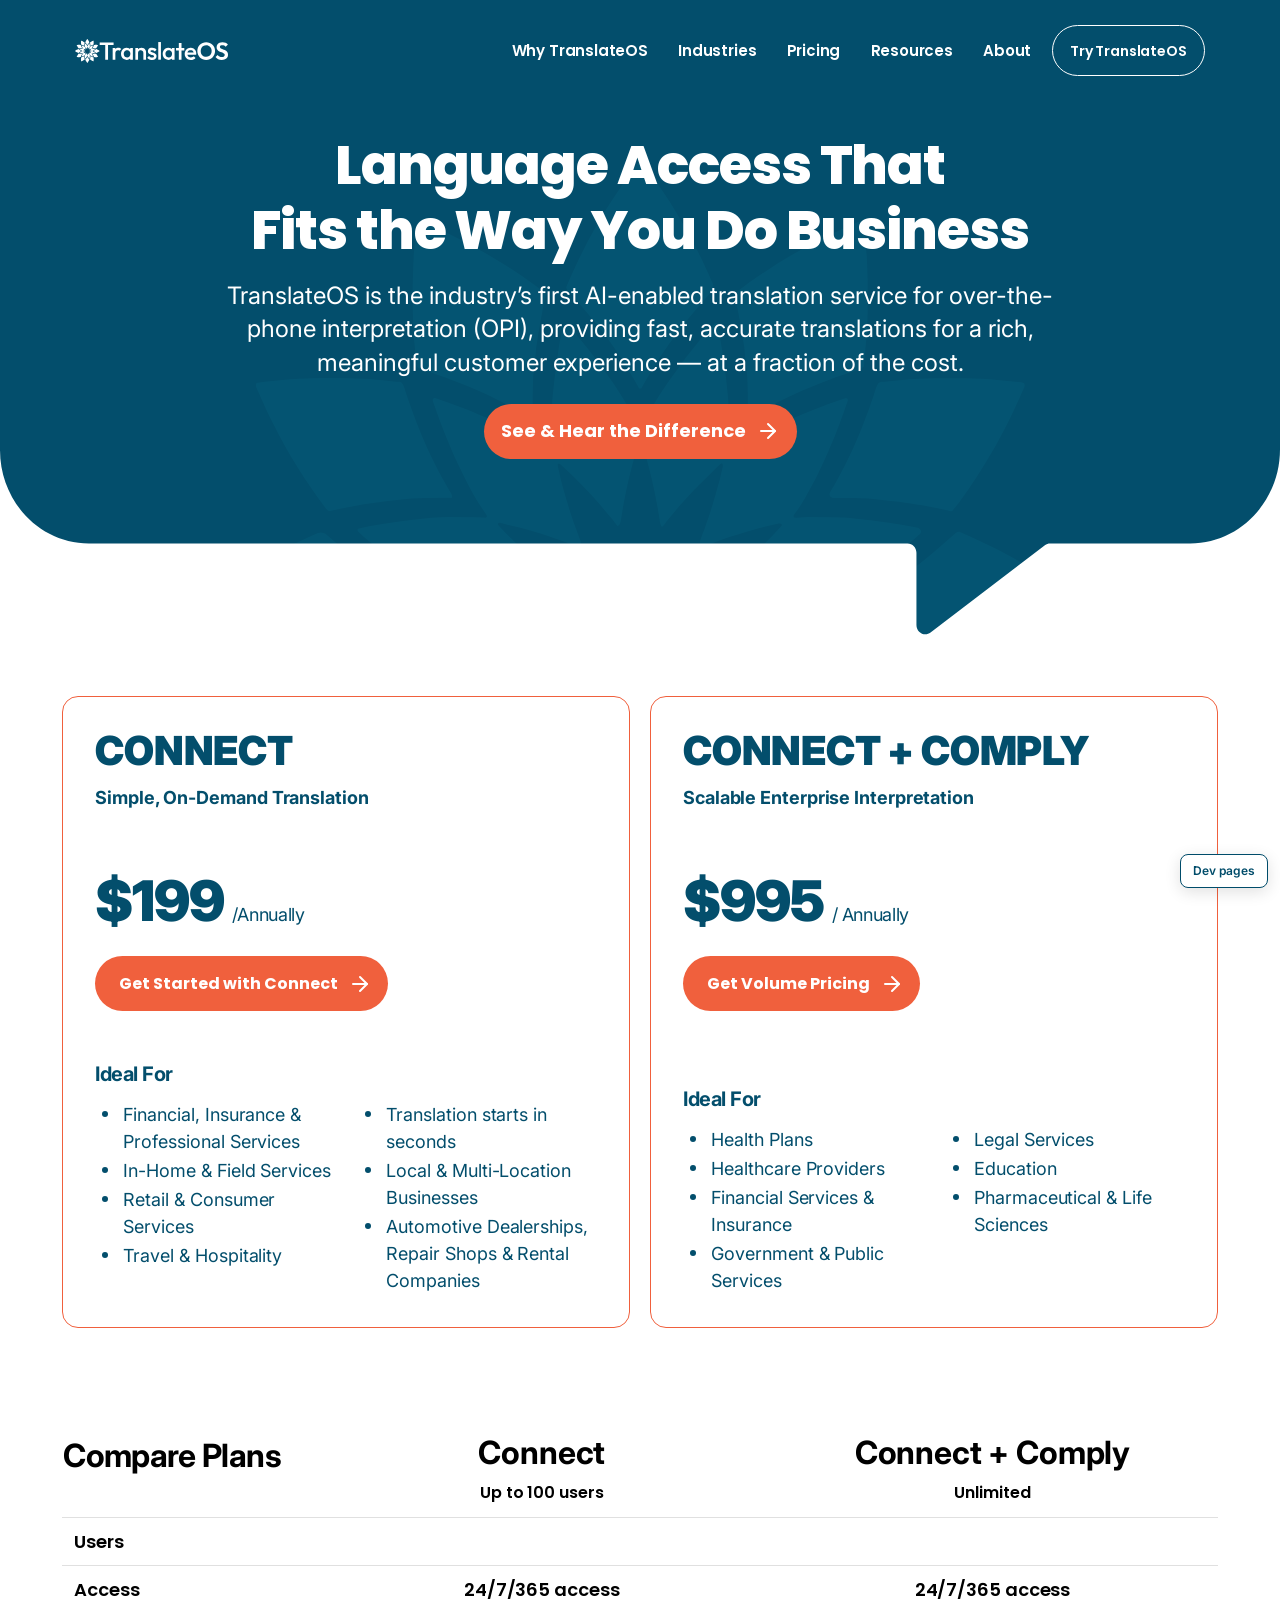
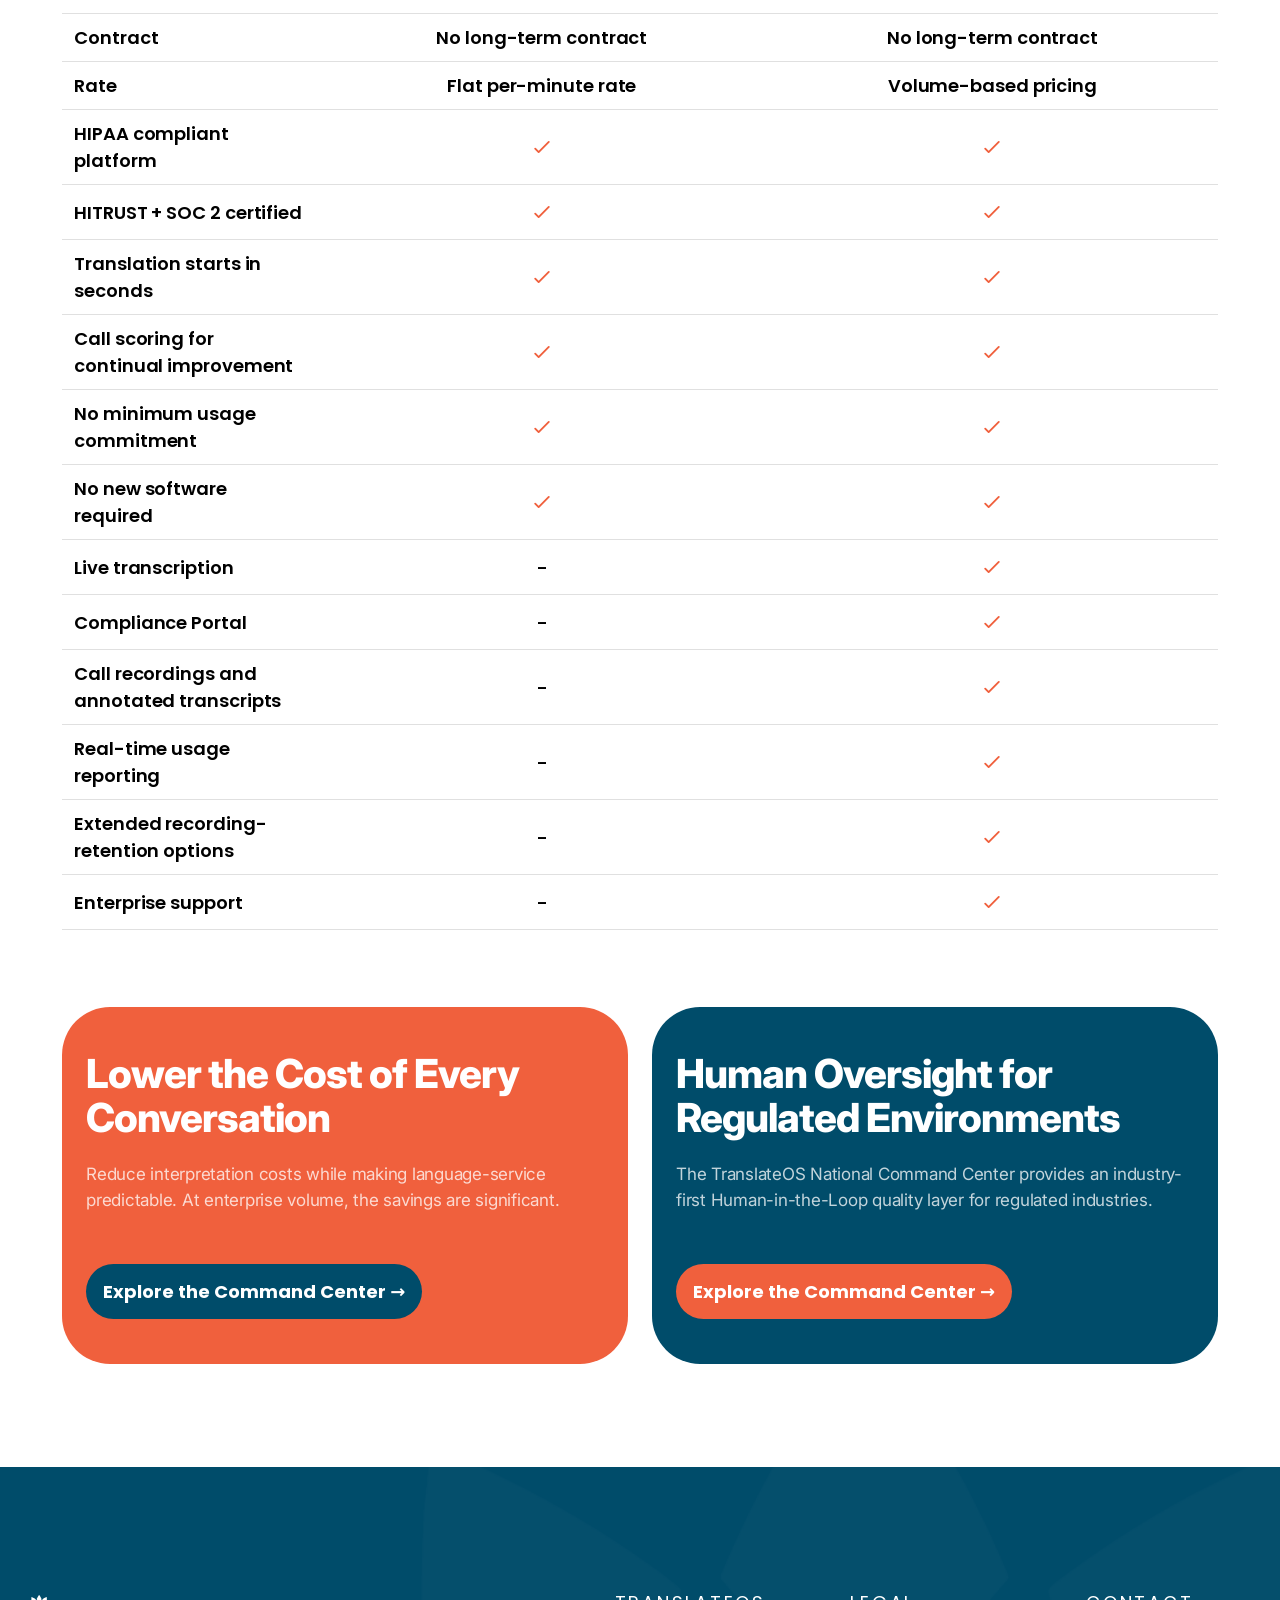
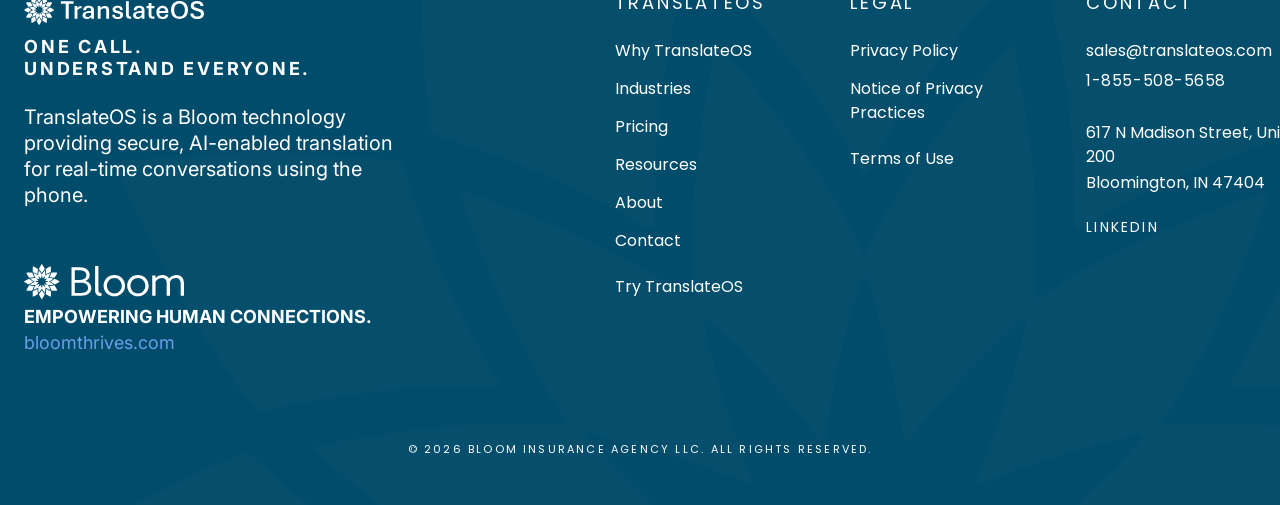
<file: pages/pricing.html>
<!DOCTYPE html>
<html lang="en">
<head>
  <meta charset="UTF-8" />
  <meta name="viewport" content="width=device-width, initial-scale=1.0" />
  <title>Pricing — TranslateOS</title>
  <link rel="preconnect" href="https://fonts.googleapis.com" />
  <link rel="preconnect" href="https://fonts.gstatic.com" crossorigin />
  <link href="https://fonts.googleapis.com/css2?family=Inter:wght@400;600;700;800;900&family=Poppins:wght@400;600;700;800&display=swap" rel="stylesheet" />
  <link rel="stylesheet" href="../css/style.css?v=126" />
  <link rel="stylesheet" href="../css/pre-footer-cta.css?v=126" />
  <link rel="stylesheet" href="../css/page-hero-bleed.css?v=126" />
  <link rel="stylesheet" href="../css/dev-nav.css?v=126" />
</head>
<body class="page-inner page-pricing">
  <section class="page-hero page-hero--bleed">
            <header class="site-header">
        <div class="site-header__inner">
          <a href="../index.html" class="site-header__logo" aria-label="TranslateOS home">
            <img src="../assets/svg/logo-translateos.svg" alt="TranslateOS" width="180" height="28" />
          </a>
          <button type="button" class="nav-toggle" aria-label="Open menu" aria-expanded="false" aria-controls="site-nav">
            <span></span><span></span><span></span>
          </button>
          <nav id="site-nav" class="site-nav" aria-label="Primary">
            <button type="button" class="nav-close" aria-label="Close menu"></button>
            <a href="../pages/why-translateos.html">Why TranslateOS</a>
            <a href="../pages/industries.html">Industries</a>
            <a href="../pages/pricing.html">Pricing</a>
            <a href="../pages/faq.html">Resources</a>
            <a href="../pages/about.html">About</a>
            <a href="../pages/contact.html" class="btn btn--brand">Try TranslateOS</a>
          </nav>
        </div>
      </header>
    <svg class="page-hero__clip-svg" aria-hidden="true" focusable="false" width="0" height="0">
  <defs>
    <clipPath id="tos-bleed-hero-clip" clipPathUnits="objectBoundingBox">
      <path
        transform="scale(0.0006944444444444444 0.0014556040713245997)"
        d="M12.206 -1L0 -0.999969V4.00023V9V482C0.000123088 537.228 44.7716 582 100 582H1021C1026.52 582 1031 586.477 1031 592V669.362C1031 677.535 1040.27 682.257 1046.88 677.45L1175.5 583.913C1177.2 582.67 1179.26 582 1181.38 582H1339C1394.78 582 1440 536.781 1440 481V-1H1430H12.206Z"
      />
    </clipPath>
  </defs>
</svg>
<div class="page-hero__plate" aria-hidden="true"></div>
<div class="page-hero__shape" aria-hidden="true">
  <img class="page-hero__deco" src="../assets/svg/hero-lotus-deco.svg?v=126" alt="" width="1013" height="580" loading="eager" fetchpriority="low" decoding="async" />
</div>
      <div class="page-hero__inner">
        <h1 class="page-hero__title">Language Access That<br />Fits the Way You Do Business</h1>
        <p class="page-hero__lead">TranslateOS is the industry&rsquo;s first AI-enabled translation service for over-the-phone interpretation (OPI), providing fast, accurate translations for a rich, meaningful customer experience &mdash; at a fraction of the cost.</p>
        <a href="#" class="btn btn--coral">See &amp; Hear the Difference <img class="btn__icon" src="../assets/svg/arrow-right-white.svg" alt="" width="24" height="24" /></a>
      </div>
    </section>
  <div class="page">

    <section class="page-section page-section--pricing page-section--overlap-hero" aria-label="TranslateOS pricing plans">
      <div class="page-section__inner pricing-cards pricing-cards--page">
        <article class="pricing-card pricing-card--page">
          <header class="pricing-card__header">
            <h3 class="pricing-card__name">Connect</h3>
            <p class="pricing-card__tag">Simple, On-Demand Translation</p>
          </header>
          <div class="pricing-card__body">
            <div class="pricing-card__offer">
              <p class="pricing-card__price">$199 <span class="pricing-card__period">/Annually</span></p>
              <a href="#" class="btn btn--coral pricing-card__cta">Get Started with Connect <img class="btn__icon" src="../assets/svg/arrow-right-white.svg" alt="" width="24" height="24" decoding="async" /></a>
            </div>
            <div class="pricing-card__ideal">
              <p class="pricing-card__ideal-title">Ideal For</p>
              <div class="pricing-card__features">
                <ul class="pricing-card__features-col">
                  <li><img src="../assets/svg/pricing/icon-check-list.svg" alt="" width="20" height="20" decoding="async" />Financial, Insurance &amp; Professional Services</li>
                  <li><img src="../assets/svg/pricing/icon-check-list.svg" alt="" width="20" height="20" decoding="async" />In-Home &amp; Field Services</li>
                  <li><img src="../assets/svg/pricing/icon-check-list.svg" alt="" width="20" height="20" decoding="async" />Retail &amp; Consumer Services</li>
                  <li><img src="../assets/svg/pricing/icon-check-list.svg" alt="" width="20" height="20" decoding="async" />Travel &amp; Hospitality</li>
                </ul>
                <ul class="pricing-card__features-col">
                  <li><img src="../assets/svg/pricing/icon-check-list.svg" alt="" width="20" height="20" decoding="async" />Translation starts in seconds</li>
                  <li><img src="../assets/svg/pricing/icon-check-list.svg" alt="" width="20" height="20" decoding="async" />Local &amp; Multi-Location Businesses</li>
                  <li><img src="../assets/svg/pricing/icon-check-list.svg" alt="" width="20" height="20" decoding="async" />Automotive Dealerships, Repair Shops &amp; Rental Companies</li>
                </ul>
              </div>
            </div>
          </div>
        </article>
        <article class="pricing-card pricing-card--page">
          <header class="pricing-card__header">
            <h3 class="pricing-card__name">Connect + Comply</h3>
            <p class="pricing-card__tag">Scalable Enterprise Interpretation</p>
          </header>
          <div class="pricing-card__body">
            <div class="pricing-card__offer">
              <p class="pricing-card__price">$995 <span class="pricing-card__period">/ Annually</span></p>
              <a href="#" class="btn btn--coral pricing-card__cta">Get Volume Pricing <img class="btn__icon" src="../assets/svg/arrow-right-white.svg" alt="" width="24" height="24" decoding="async" /></a>
            </div>
            <div class="pricing-card__ideal">
              <p class="pricing-card__ideal-title">Ideal For</p>
              <div class="pricing-card__features">
                <ul class="pricing-card__features-col">
                  <li><img src="../assets/svg/pricing/icon-check-list.svg" alt="" width="20" height="20" decoding="async" />Health Plans</li>
                  <li><img src="../assets/svg/pricing/icon-check-list.svg" alt="" width="20" height="20" decoding="async" />Healthcare Providers</li>
                  <li><img src="../assets/svg/pricing/icon-check-list.svg" alt="" width="20" height="20" decoding="async" />Financial Services &amp; Insurance</li>
                  <li><img src="../assets/svg/pricing/icon-check-list.svg" alt="" width="20" height="20" decoding="async" />Government &amp; Public Services</li>
                </ul>
                <ul class="pricing-card__features-col">
                  <li><img src="../assets/svg/pricing/icon-check-list.svg" alt="" width="20" height="20" decoding="async" />Legal Services</li>
                  <li><img src="../assets/svg/pricing/icon-check-list.svg" alt="" width="20" height="20" decoding="async" />Education</li>
                  <li><img src="../assets/svg/pricing/icon-check-list.svg" alt="" width="20" height="20" decoding="async" />Pharmaceutical &amp; Life Sciences</li>
                </ul>
              </div>
            </div>
          </div>
        </article>
      </div>

      <div class="compare-plans page-section__inner">
        <table class="compare-plans__table">
          <thead>
            <tr class="compare-plans__row compare-plans__row--title">
              <th scope="col" class="compare-plans__feature-col"><span class="compare-plans__title">Compare plans</span></th>
              <th scope="col" class="compare-plans__plan-col">Connect</th>
              <th scope="col" class="compare-plans__plan-col">Connect + Comply</th>
            </tr>
            <tr class="compare-plans__row compare-plans__row--subtitle">
              <th scope="col"><span class="compare-plans__sr-only">Plan limits</span></th>
              <th scope="col" class="compare-plans__plan-col"><span class="compare-plans__plan-note">Up to 100 users</span></th>
              <th scope="col" class="compare-plans__plan-col"><span class="compare-plans__plan-note">Unlimited</span></th>
            </tr>
          </thead>
          <tbody>
            <tr class="compare-plans__row">
              <th scope="row" class="compare-plans__feature-col">Users</th>
              <td class="compare-plans__plan-col">
              </td>
              <td class="compare-plans__plan-col">
              </td>
            </tr>
            <tr class="compare-plans__row">
              <th scope="row" class="compare-plans__feature-col">Access</th>
              <td class="compare-plans__plan-col">
                24/7/365 access              </td>
              <td class="compare-plans__plan-col">
                24/7/365 access              </td>
            </tr>
            <tr class="compare-plans__row">
              <th scope="row" class="compare-plans__feature-col">Contract</th>
              <td class="compare-plans__plan-col">
                No long-term contract              </td>
              <td class="compare-plans__plan-col">
                No long-term contract              </td>
            </tr>
            <tr class="compare-plans__row">
              <th scope="row" class="compare-plans__feature-col">Rate</th>
              <td class="compare-plans__plan-col">
                Flat per-minute rate              </td>
              <td class="compare-plans__plan-col">
                Volume-based pricing              </td>
            </tr>
            <tr class="compare-plans__row">
              <th scope="row" class="compare-plans__feature-col">HIPAA compliant platform</th>
              <td class="compare-plans__plan-col">
                <img class="compare-plans__check" src="../assets/svg/pricing/icon-check-compare.svg" alt="Included" width="34" height="34" decoding="async" />
              </td>
              <td class="compare-plans__plan-col">
                <img class="compare-plans__check" src="../assets/svg/pricing/icon-check-compare.svg" alt="Included" width="34" height="34" decoding="async" />
              </td>
            </tr>
            <tr class="compare-plans__row">
              <th scope="row" class="compare-plans__feature-col">HITRUST + SOC 2 certified</th>
              <td class="compare-plans__plan-col">
                <img class="compare-plans__check" src="../assets/svg/pricing/icon-check-compare.svg" alt="Included" width="34" height="34" decoding="async" />
              </td>
              <td class="compare-plans__plan-col">
                <img class="compare-plans__check" src="../assets/svg/pricing/icon-check-compare.svg" alt="Included" width="34" height="34" decoding="async" />
              </td>
            </tr>
            <tr class="compare-plans__row">
              <th scope="row" class="compare-plans__feature-col">Translation starts in seconds</th>
              <td class="compare-plans__plan-col">
                <img class="compare-plans__check" src="../assets/svg/pricing/icon-check-compare.svg" alt="Included" width="34" height="34" decoding="async" />
              </td>
              <td class="compare-plans__plan-col">
                <img class="compare-plans__check" src="../assets/svg/pricing/icon-check-compare.svg" alt="Included" width="34" height="34" decoding="async" />
              </td>
            </tr>
            <tr class="compare-plans__row">
              <th scope="row" class="compare-plans__feature-col">Call scoring for continual improvement</th>
              <td class="compare-plans__plan-col">
                <img class="compare-plans__check" src="../assets/svg/pricing/icon-check-compare.svg" alt="Included" width="34" height="34" decoding="async" />
              </td>
              <td class="compare-plans__plan-col">
                <img class="compare-plans__check" src="../assets/svg/pricing/icon-check-compare.svg" alt="Included" width="34" height="34" decoding="async" />
              </td>
            </tr>
            <tr class="compare-plans__row">
              <th scope="row" class="compare-plans__feature-col">No minimum usage commitment</th>
              <td class="compare-plans__plan-col">
                <img class="compare-plans__check" src="../assets/svg/pricing/icon-check-compare.svg" alt="Included" width="34" height="34" decoding="async" />
              </td>
              <td class="compare-plans__plan-col">
                <img class="compare-plans__check" src="../assets/svg/pricing/icon-check-compare.svg" alt="Included" width="34" height="34" decoding="async" />
              </td>
            </tr>
            <tr class="compare-plans__row">
              <th scope="row" class="compare-plans__feature-col">No new software required</th>
              <td class="compare-plans__plan-col">
                <img class="compare-plans__check" src="../assets/svg/pricing/icon-check-compare.svg" alt="Included" width="34" height="34" decoding="async" />
              </td>
              <td class="compare-plans__plan-col">
                <img class="compare-plans__check" src="../assets/svg/pricing/icon-check-compare.svg" alt="Included" width="34" height="34" decoding="async" />
              </td>
            </tr>
            <tr class="compare-plans__row">
              <th scope="row" class="compare-plans__feature-col">Live transcription</th>
              <td class="compare-plans__plan-col">
                <span class="compare-plans__dash" aria-label="Not included">&ndash;</span>
              </td>
              <td class="compare-plans__plan-col">
                <img class="compare-plans__check" src="../assets/svg/pricing/icon-check-compare.svg" alt="Included" width="34" height="34" decoding="async" />
              </td>
            </tr>
            <tr class="compare-plans__row">
              <th scope="row" class="compare-plans__feature-col">Compliance Portal</th>
              <td class="compare-plans__plan-col">
                <span class="compare-plans__dash" aria-label="Not included">&ndash;</span>
              </td>
              <td class="compare-plans__plan-col">
                <img class="compare-plans__check" src="../assets/svg/pricing/icon-check-compare.svg" alt="Included" width="34" height="34" decoding="async" />
              </td>
            </tr>
            <tr class="compare-plans__row">
              <th scope="row" class="compare-plans__feature-col">Call recordings and annotated transcripts</th>
              <td class="compare-plans__plan-col">
                <span class="compare-plans__dash" aria-label="Not included">&ndash;</span>
              </td>
              <td class="compare-plans__plan-col">
                <img class="compare-plans__check" src="../assets/svg/pricing/icon-check-compare.svg" alt="Included" width="34" height="34" decoding="async" />
              </td>
            </tr>
            <tr class="compare-plans__row">
              <th scope="row" class="compare-plans__feature-col">Real-time usage reporting</th>
              <td class="compare-plans__plan-col">
                <span class="compare-plans__dash" aria-label="Not included">&ndash;</span>
              </td>
              <td class="compare-plans__plan-col">
                <img class="compare-plans__check" src="../assets/svg/pricing/icon-check-compare.svg" alt="Included" width="34" height="34" decoding="async" />
              </td>
            </tr>
            <tr class="compare-plans__row">
              <th scope="row" class="compare-plans__feature-col">Extended recording-retention options</th>
              <td class="compare-plans__plan-col">
                <span class="compare-plans__dash" aria-label="Not included">&ndash;</span>
              </td>
              <td class="compare-plans__plan-col">
                <img class="compare-plans__check" src="../assets/svg/pricing/icon-check-compare.svg" alt="Included" width="34" height="34" decoding="async" />
              </td>
            </tr>
            <tr class="compare-plans__row">
              <th scope="row" class="compare-plans__feature-col">Enterprise support</th>
              <td class="compare-plans__plan-col">
                <span class="compare-plans__dash" aria-label="Not included">&ndash;</span>
              </td>
              <td class="compare-plans__plan-col">
                <img class="compare-plans__check" src="../assets/svg/pricing/icon-check-compare.svg" alt="Included" width="34" height="34" decoding="async" />
              </td>
            </tr>
          </tbody>
        </table>
      </div>

      <div class="pricing-promo page-section__inner">
        <article class="pricing-promo__block pricing-promo__block--coral">
          <div class="pricing-promo__copy">
            <h3>Lower the Cost of Every Conversation</h3>
            <p>Reduce interpretation costs while making language-service predictable. At enterprise volume, the savings are significant.</p>
          </div>
          <a href="#" class="btn btn--brand pricing-promo__btn">Explore the Command Center &rarr;</a>
        </article>
        <article class="pricing-promo__block pricing-promo__block--brand">
          <div class="pricing-promo__copy">
            <h3>Human Oversight for Regulated Environments</h3>
            <p>The TranslateOS National Command Center provides an industry-first Human-in-the-Loop quality layer for regulated industries.</p>
          </div>
          <a href="#" class="btn btn--coral pricing-promo__btn">Explore the Command Center &rarr;</a>
        </article>
      </div>
    </section>

  </div>
    <div class="site-bottom">

    <footer class="site-footer">
      <img class="site-footer__texture" src="../assets/images/footer-texture.webp" alt="" width="1440" height="624" loading="lazy" />
      <div class="site-footer__inner">
        <div class="site-footer__top">
          <div class="site-footer__brand">
            <div class="site-footer__brand-head">
              <img class="site-footer__brand-logo" src="../assets/svg/logo-translateos-white.svg" alt="TranslateOS" width="180" height="30" />
              <p class="site-footer__tagline">One Call.<br />Understand Everyone.</p>
            </div>
            <p class="site-footer__about">TranslateOS is a Bloom technology providing secure, AI-enabled translation for real-time conversations using the phone.</p>
            <div class="site-footer__brand-bloom">
              <img class="site-footer__bloom" src="../assets/svg/logo-bloom.svg" alt="Bloom" width="160" height="36" />
              <p class="site-footer__bloom-tag">Empowering Human Connections.</p>
              <a class="site-footer__bloom-link" href="https://bloomthrives.com">bloomthrives.com</a>
            </div>
          </div>
          <div class="site-footer__cols">
            <div class="site-footer__col site-footer__col--nav">
              <h3>TranslateOS</h3>
              <ul>
                <li><a href="../pages/why-translateos.html">Why TranslateOS</a></li>
                <li><a href="../pages/industries.html">Industries</a></li>
                <li><a href="../pages/pricing.html">Pricing</a></li>
                <li><a href="../pages/faq.html">Resources</a></li>
                <li><a href="../pages/about.html">About</a></li>
                <li><a href="../pages/contact.html">Contact</a></li>
                <li><a href="../pages/contact.html">Try TranslateOS</a></li>
              </ul>
            </div>
            <div class="site-footer__col site-footer__col--nav">
              <h3>Legal</h3>
              <ul>
                <li><a href="#">Privacy Policy</a></li>
                <li><a href="#">Notice of Privacy Practices</a></li>
                <li><a href="#">Terms of Use</a></li>
              </ul>
            </div>
            <div class="site-footer__col site-footer__col--contact">
              <h3>Contact</h3>
              <ul>
                <li><a href="mailto:sales@translateos.com">sales@translateos.com</a></li>
                <li class="site-footer__phone">1-855-508-5658</li>
              </ul>
              <ul class="site-footer__address-block" aria-label="Address">
                <li class="site-footer__address-line">617 N Madison Street, Unit 200</li>
                <li class="site-footer__address-line">Bloomington, IN 47404</li>
              </ul>
              <p class="site-footer__linkedin"><a href="#">LinkedIn</a></p>
            </div>
          </div>
        </div>
        <p class="site-footer__copy">© 2026 Bloom Insurance Agency LLC. All rights reserved.</p>
      </div>
    </footer>
  </div>
  <div class="dev-nav" data-dev-nav>
  <button type="button" class="dev-nav__toggle" aria-expanded="false" aria-controls="dev-nav-panel">
    Dev pages
  </button>
  <div id="dev-nav-panel" class="dev-nav__panel" hidden>
    <p class="dev-nav__title">TranslateOS — Figma map</p>
    <ul class="dev-nav__list">
      <li>
        <a href="../index.html">
          Homepage          <span class="dev-nav__figma">45933:34554</span>
        </a>
      </li>
      <li>
        <a href="../pages/why-translateos.html">
          Why TranslateOS          <span class="dev-nav__figma">45933:38255</span>
        </a>
      </li>
      <li>
        <a href="../pages/industries.html">
          Industries (hub)        </a>
      </li>
      <li>
        <a href="../pages/healthcare.html">
          Health plans          <span class="dev-nav__figma">45933:35214</span>
        </a>
      </li>
      <li>
        <a href="../pages/education.html">
          Education          <span class="dev-nav__figma">45933:35504</span>
        </a>
      </li>
      <li>
        <a href="../pages/legal.html">
          Legal          <span class="dev-nav__figma">45933:35753</span>
        </a>
      </li>
      <li>
        <a href="../pages/business.html">
          All businesses          <span class="dev-nav__figma">45933:36623</span>
        </a>
      </li>
      <li>
        <a href="../pages/pricing.html">
          Pricing          <span class="dev-nav__figma">45933:36952</span>
        </a>
      </li>
      <li>
        <a href="../pages/faq.html">
          Resources (FAQ)          <span class="dev-nav__figma">45933:37344</span>
        </a>
      </li>
      <li>
        <a href="../pages/press-release.html">
          Press release          <span class="dev-nav__figma">45933:37632</span>
        </a>
      </li>
      <li>
        <a href="../pages/about.html">
          About          <span class="dev-nav__figma">45933:36066</span>
        </a>
      </li>
      <li>
        <a href="../pages/languages.html">
          Languages          <span class="dev-nav__figma">45933:38575</span>
        </a>
      </li>
      <li>
        <a href="../pages/technical.html">
          Technical          <span class="dev-nav__figma">45933:39136</span>
        </a>
      </li>
      <li>
        <a href="../pages/contact.html">
          Contact          <span class="dev-nav__figma">45933:39574</span>
        </a>
      </li>
    </ul>
  </div>
</div>
  <script src="../js/main.js?v=126"></script>
  <script src="../js/dev-nav.js?v=126"></script>
</body>
</html>
</file>
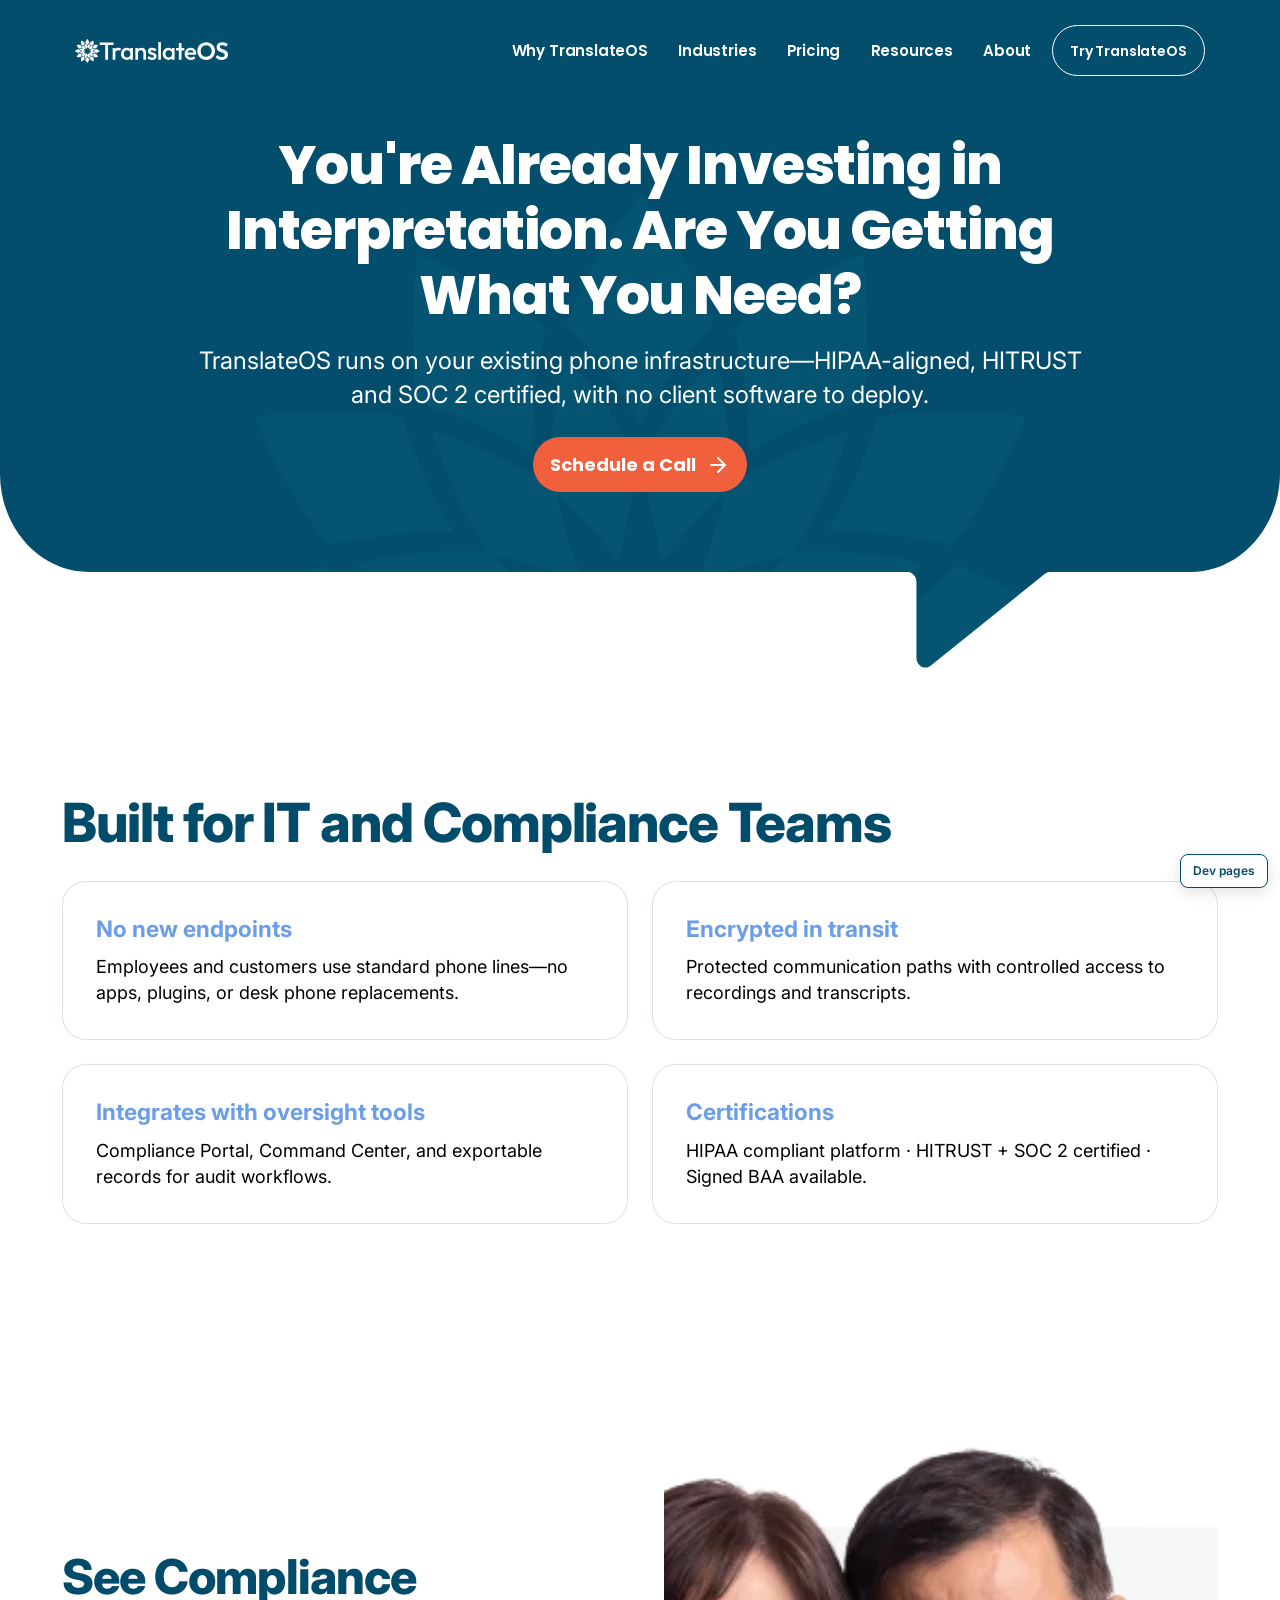
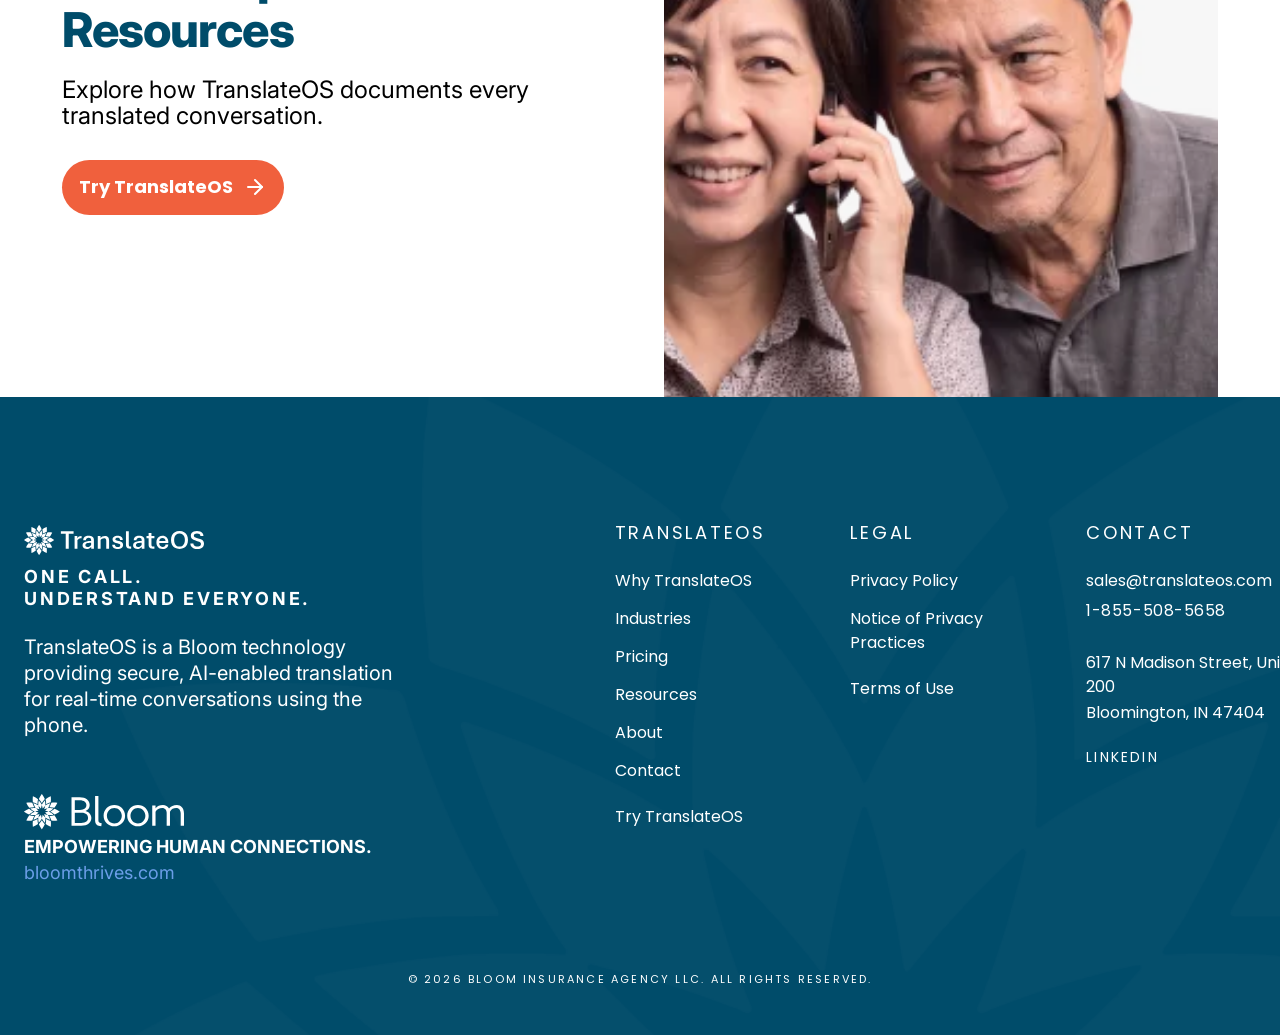
<file: pages/technical.html>
<!DOCTYPE html>
<html lang="en">
<head>
  <meta charset="UTF-8" />
  <meta name="viewport" content="width=device-width, initial-scale=1.0" />
  <title>Technical Overview — TranslateOS</title>
  <link rel="preconnect" href="https://fonts.googleapis.com" />
  <link rel="preconnect" href="https://fonts.gstatic.com" crossorigin />
  <link href="https://fonts.googleapis.com/css2?family=Inter:wght@400;600;700;800;900&family=Poppins:wght@400;600;700;800&display=swap" rel="stylesheet" />
  <link rel="stylesheet" href="../css/style.css?v=126" />
  <link rel="stylesheet" href="../css/pre-footer-cta.css?v=126" />
  <link rel="stylesheet" href="../css/page-hero-bleed.css?v=126" />
  <link rel="stylesheet" href="../css/dev-nav.css?v=126" />
</head>
<body class="page-inner">
  <section class="page-hero page-hero--bleed">
            <header class="site-header">
        <div class="site-header__inner">
          <a href="../index.html" class="site-header__logo" aria-label="TranslateOS home">
            <img src="../assets/svg/logo-translateos.svg" alt="TranslateOS" width="180" height="28" />
          </a>
          <button type="button" class="nav-toggle" aria-label="Open menu" aria-expanded="false" aria-controls="site-nav">
            <span></span><span></span><span></span>
          </button>
          <nav id="site-nav" class="site-nav" aria-label="Primary">
            <button type="button" class="nav-close" aria-label="Close menu"></button>
            <a href="../pages/why-translateos.html">Why TranslateOS</a>
            <a href="../pages/industries.html">Industries</a>
            <a href="../pages/pricing.html">Pricing</a>
            <a href="../pages/faq.html">Resources</a>
            <a href="../pages/about.html">About</a>
            <a href="../pages/contact.html" class="btn btn--brand">Try TranslateOS</a>
          </nav>
        </div>
      </header>
    <svg class="page-hero__clip-svg" aria-hidden="true" focusable="false" width="0" height="0">
  <defs>
    <clipPath id="tos-bleed-hero-clip" clipPathUnits="objectBoundingBox">
      <path
        transform="scale(0.0006944444444444444 0.0014556040713245997)"
        d="M12.206 -1L0 -0.999969V4.00023V9V482C0.000123088 537.228 44.7716 582 100 582H1021C1026.52 582 1031 586.477 1031 592V669.362C1031 677.535 1040.27 682.257 1046.88 677.45L1175.5 583.913C1177.2 582.67 1179.26 582 1181.38 582H1339C1394.78 582 1440 536.781 1440 481V-1H1430H12.206Z"
      />
    </clipPath>
  </defs>
</svg>
<div class="page-hero__plate" aria-hidden="true"></div>
<div class="page-hero__shape" aria-hidden="true">
  <img class="page-hero__deco" src="../assets/svg/hero-lotus-deco.svg?v=126" alt="" width="1013" height="580" loading="eager" fetchpriority="low" decoding="async" />
</div>
      <div class="page-hero__inner">
        <h1 class="page-hero__title">You're Already Investing in Interpretation. Are You Getting What You Need?</h1>
        <p class="page-hero__lead">TranslateOS runs on your existing phone infrastructure—HIPAA-aligned, HITRUST and SOC 2 certified, with no client software to deploy.</p>
        
        <a href="../pages/contact.html" class="btn btn--coral">Schedule a Call <img class="btn__icon" src="../assets/svg/arrow-right-white.svg" alt="" width="24" height="24" /></a>
      </div>
    </section>
  <div class="page">

    <section class="page-section">
      <div class="page-section__inner">
        <h2 class="page-section__title page-section__title--left">Built for IT and Compliance Teams</h2>
        <div class="feature-grid feature-grid--2">
          <article class="feature-card"><h3 class="feature-card__title">No new endpoints</h3><p class="feature-card__text">Employees and customers use standard phone lines—no apps, plugins, or desk phone replacements.</p></article>
          <article class="feature-card"><h3 class="feature-card__title">Encrypted in transit</h3><p class="feature-card__text">Protected communication paths with controlled access to recordings and transcripts.</p></article>
          <article class="feature-card"><h3 class="feature-card__title">Integrates with oversight tools</h3><p class="feature-card__text">Compliance Portal, Command Center, and exportable records for audit workflows.</p></article>
          <article class="feature-card"><h3 class="feature-card__title">Certifications</h3><p class="feature-card__text">HIPAA compliant platform · HITRUST + SOC 2 certified · Signed BAA available.</p></article>
        </div>
      </div>
    </section>
<section class="pre-footer-cta pre-footer-cta--img-bleed"
  aria-labelledby="cta-heading">
  <div class="pre-footer-cta__inner">
    <div class="pre-footer-cta__content">
      <div class="pre-footer-cta__copy">
        <h2 id="cta-heading" class="pre-footer-cta__title">
          See Compliance Resources</h2>
        <div class="pre-footer-cta__body">
                      <p class="pre-footer-cta__text">Explore how TranslateOS documents every translated conversation.</p>
                  </div>
      </div>
      <a href="../pages/contact.html"
        class="btn btn--coral pre-footer-cta__btn">Try TranslateOS <img
          class="btn__icon" src="../assets/svg/arrow-right-white.svg" alt="" width="24"
          height="24" /></a>
    </div>
    <div class="pre-footer-cta__visual">
      <img src="../assets/images/hero_small_image.webp" alt=""
        width="478" height="514" loading="lazy" decoding="async" />
    </div>
  </div>
</section>

  </div>
    <div class="site-bottom">

    <footer class="site-footer">
      <img class="site-footer__texture" src="../assets/images/footer-texture.webp" alt="" width="1440" height="624" loading="lazy" />
      <div class="site-footer__inner">
        <div class="site-footer__top">
          <div class="site-footer__brand">
            <div class="site-footer__brand-head">
              <img class="site-footer__brand-logo" src="../assets/svg/logo-translateos-white.svg" alt="TranslateOS" width="180" height="30" />
              <p class="site-footer__tagline">One Call.<br />Understand Everyone.</p>
            </div>
            <p class="site-footer__about">TranslateOS is a Bloom technology providing secure, AI-enabled translation for real-time conversations using the phone.</p>
            <div class="site-footer__brand-bloom">
              <img class="site-footer__bloom" src="../assets/svg/logo-bloom.svg" alt="Bloom" width="160" height="36" />
              <p class="site-footer__bloom-tag">Empowering Human Connections.</p>
              <a class="site-footer__bloom-link" href="https://bloomthrives.com">bloomthrives.com</a>
            </div>
          </div>
          <div class="site-footer__cols">
            <div class="site-footer__col site-footer__col--nav">
              <h3>TranslateOS</h3>
              <ul>
                <li><a href="../pages/why-translateos.html">Why TranslateOS</a></li>
                <li><a href="../pages/industries.html">Industries</a></li>
                <li><a href="../pages/pricing.html">Pricing</a></li>
                <li><a href="../pages/faq.html">Resources</a></li>
                <li><a href="../pages/about.html">About</a></li>
                <li><a href="../pages/contact.html">Contact</a></li>
                <li><a href="../pages/contact.html">Try TranslateOS</a></li>
              </ul>
            </div>
            <div class="site-footer__col site-footer__col--nav">
              <h3>Legal</h3>
              <ul>
                <li><a href="#">Privacy Policy</a></li>
                <li><a href="#">Notice of Privacy Practices</a></li>
                <li><a href="#">Terms of Use</a></li>
              </ul>
            </div>
            <div class="site-footer__col site-footer__col--contact">
              <h3>Contact</h3>
              <ul>
                <li><a href="mailto:sales@translateos.com">sales@translateos.com</a></li>
                <li class="site-footer__phone">1-855-508-5658</li>
              </ul>
              <ul class="site-footer__address-block" aria-label="Address">
                <li class="site-footer__address-line">617 N Madison Street, Unit 200</li>
                <li class="site-footer__address-line">Bloomington, IN 47404</li>
              </ul>
              <p class="site-footer__linkedin"><a href="#">LinkedIn</a></p>
            </div>
          </div>
        </div>
        <p class="site-footer__copy">© 2026 Bloom Insurance Agency LLC. All rights reserved.</p>
      </div>
    </footer>
  </div>
  <div class="dev-nav" data-dev-nav>
  <button type="button" class="dev-nav__toggle" aria-expanded="false" aria-controls="dev-nav-panel">
    Dev pages
  </button>
  <div id="dev-nav-panel" class="dev-nav__panel" hidden>
    <p class="dev-nav__title">TranslateOS — Figma map</p>
    <ul class="dev-nav__list">
      <li>
        <a href="../index.html">
          Homepage          <span class="dev-nav__figma">45933:34554</span>
        </a>
      </li>
      <li>
        <a href="../pages/why-translateos.html">
          Why TranslateOS          <span class="dev-nav__figma">45933:38255</span>
        </a>
      </li>
      <li>
        <a href="../pages/industries.html">
          Industries (hub)        </a>
      </li>
      <li>
        <a href="../pages/healthcare.html">
          Health plans          <span class="dev-nav__figma">45933:35214</span>
        </a>
      </li>
      <li>
        <a href="../pages/education.html">
          Education          <span class="dev-nav__figma">45933:35504</span>
        </a>
      </li>
      <li>
        <a href="../pages/legal.html">
          Legal          <span class="dev-nav__figma">45933:35753</span>
        </a>
      </li>
      <li>
        <a href="../pages/business.html">
          All businesses          <span class="dev-nav__figma">45933:36623</span>
        </a>
      </li>
      <li>
        <a href="../pages/pricing.html">
          Pricing          <span class="dev-nav__figma">45933:36952</span>
        </a>
      </li>
      <li>
        <a href="../pages/faq.html">
          Resources (FAQ)          <span class="dev-nav__figma">45933:37344</span>
        </a>
      </li>
      <li>
        <a href="../pages/press-release.html">
          Press release          <span class="dev-nav__figma">45933:37632</span>
        </a>
      </li>
      <li>
        <a href="../pages/about.html">
          About          <span class="dev-nav__figma">45933:36066</span>
        </a>
      </li>
      <li>
        <a href="../pages/languages.html">
          Languages          <span class="dev-nav__figma">45933:38575</span>
        </a>
      </li>
      <li>
        <a href="../pages/technical.html">
          Technical          <span class="dev-nav__figma">45933:39136</span>
        </a>
      </li>
      <li>
        <a href="../pages/contact.html">
          Contact          <span class="dev-nav__figma">45933:39574</span>
        </a>
      </li>
    </ul>
  </div>
</div>
  <script src="../js/main.js?v=126"></script>
  <script src="../js/dev-nav.js?v=126"></script>
</body>
</html>
</file>
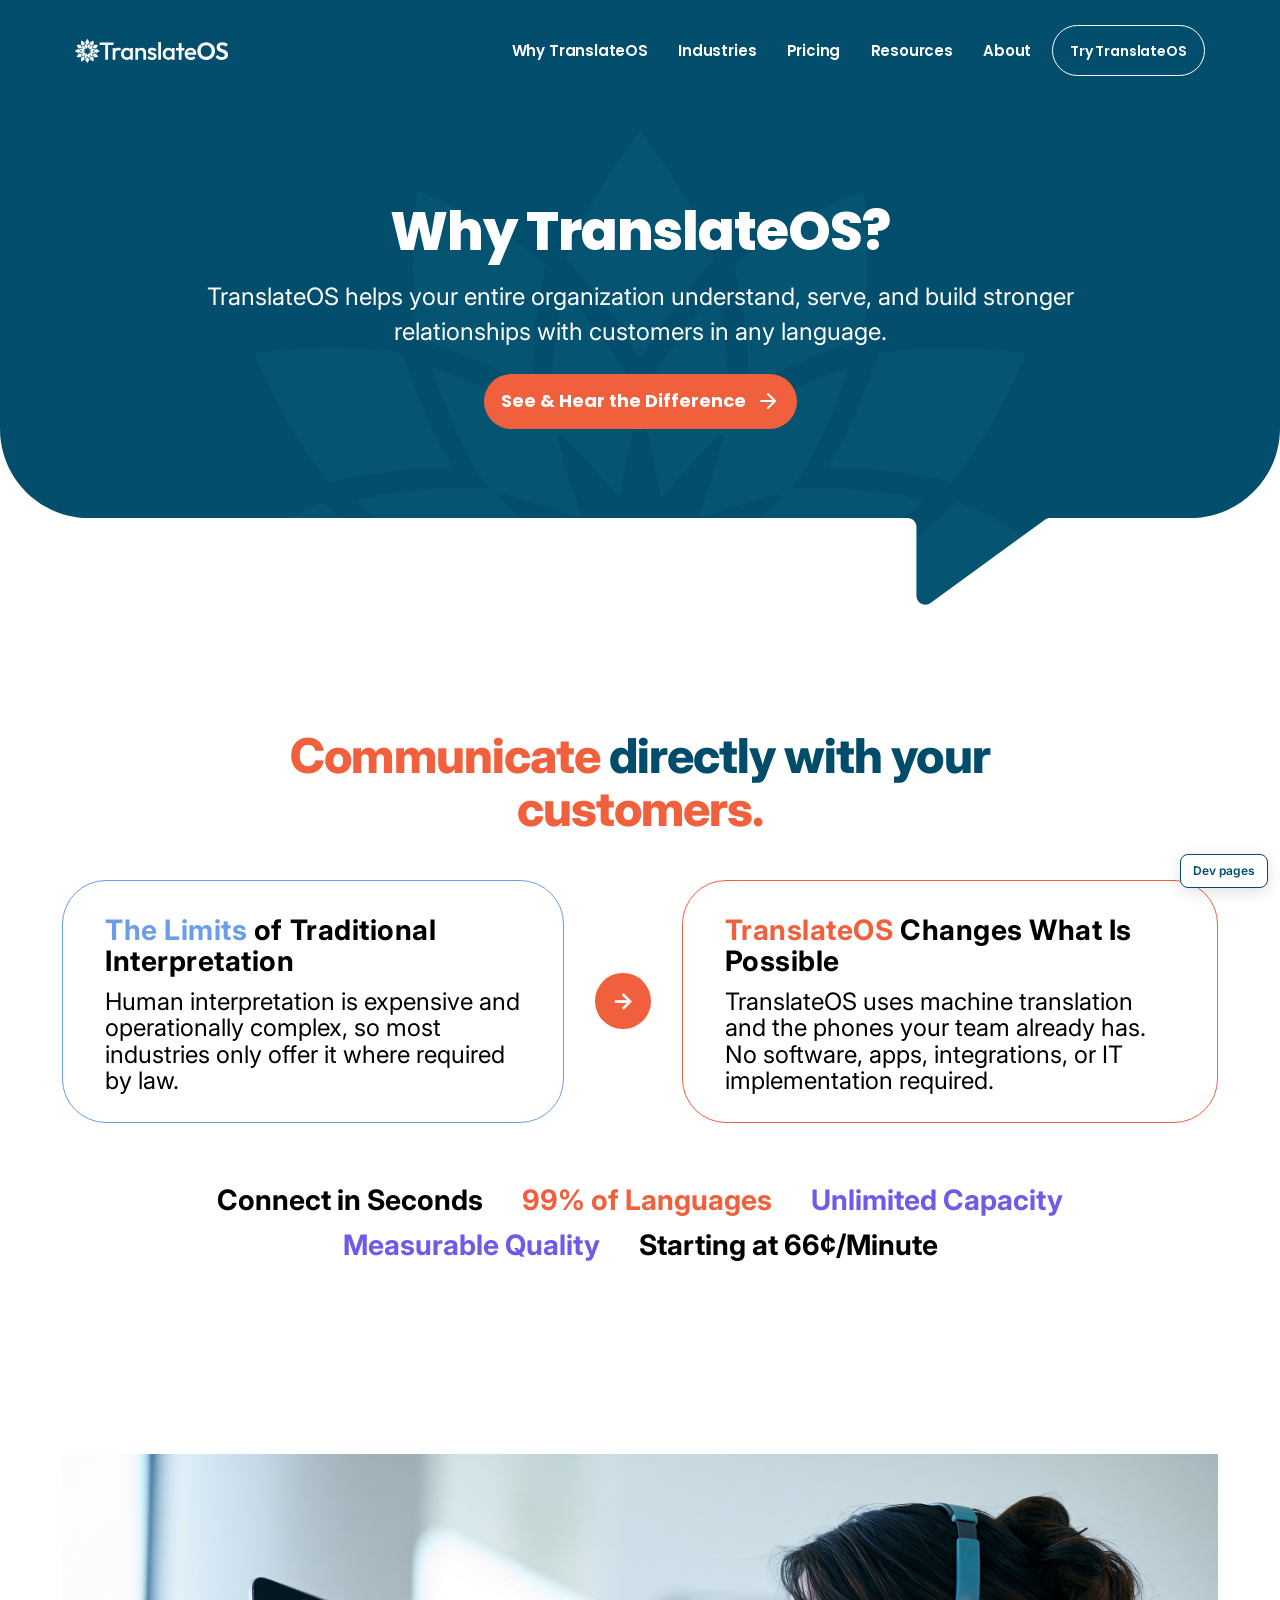
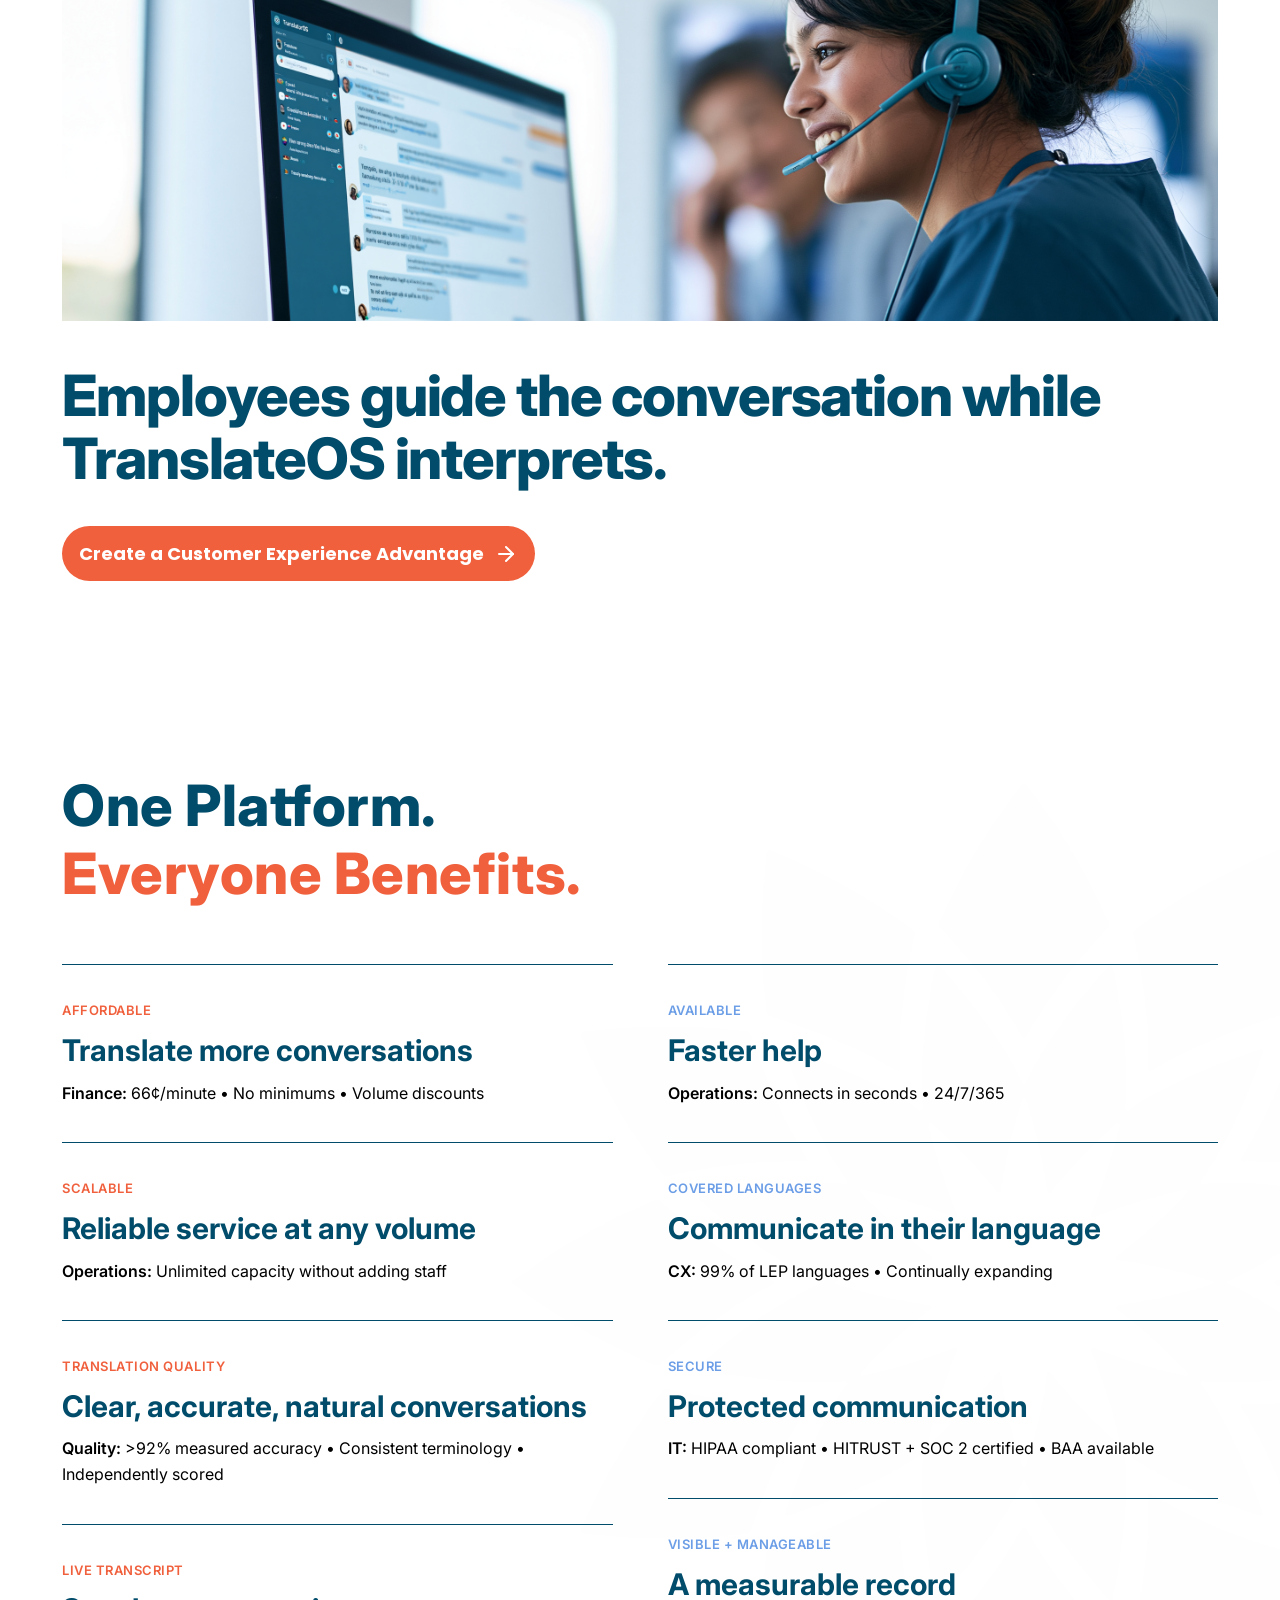
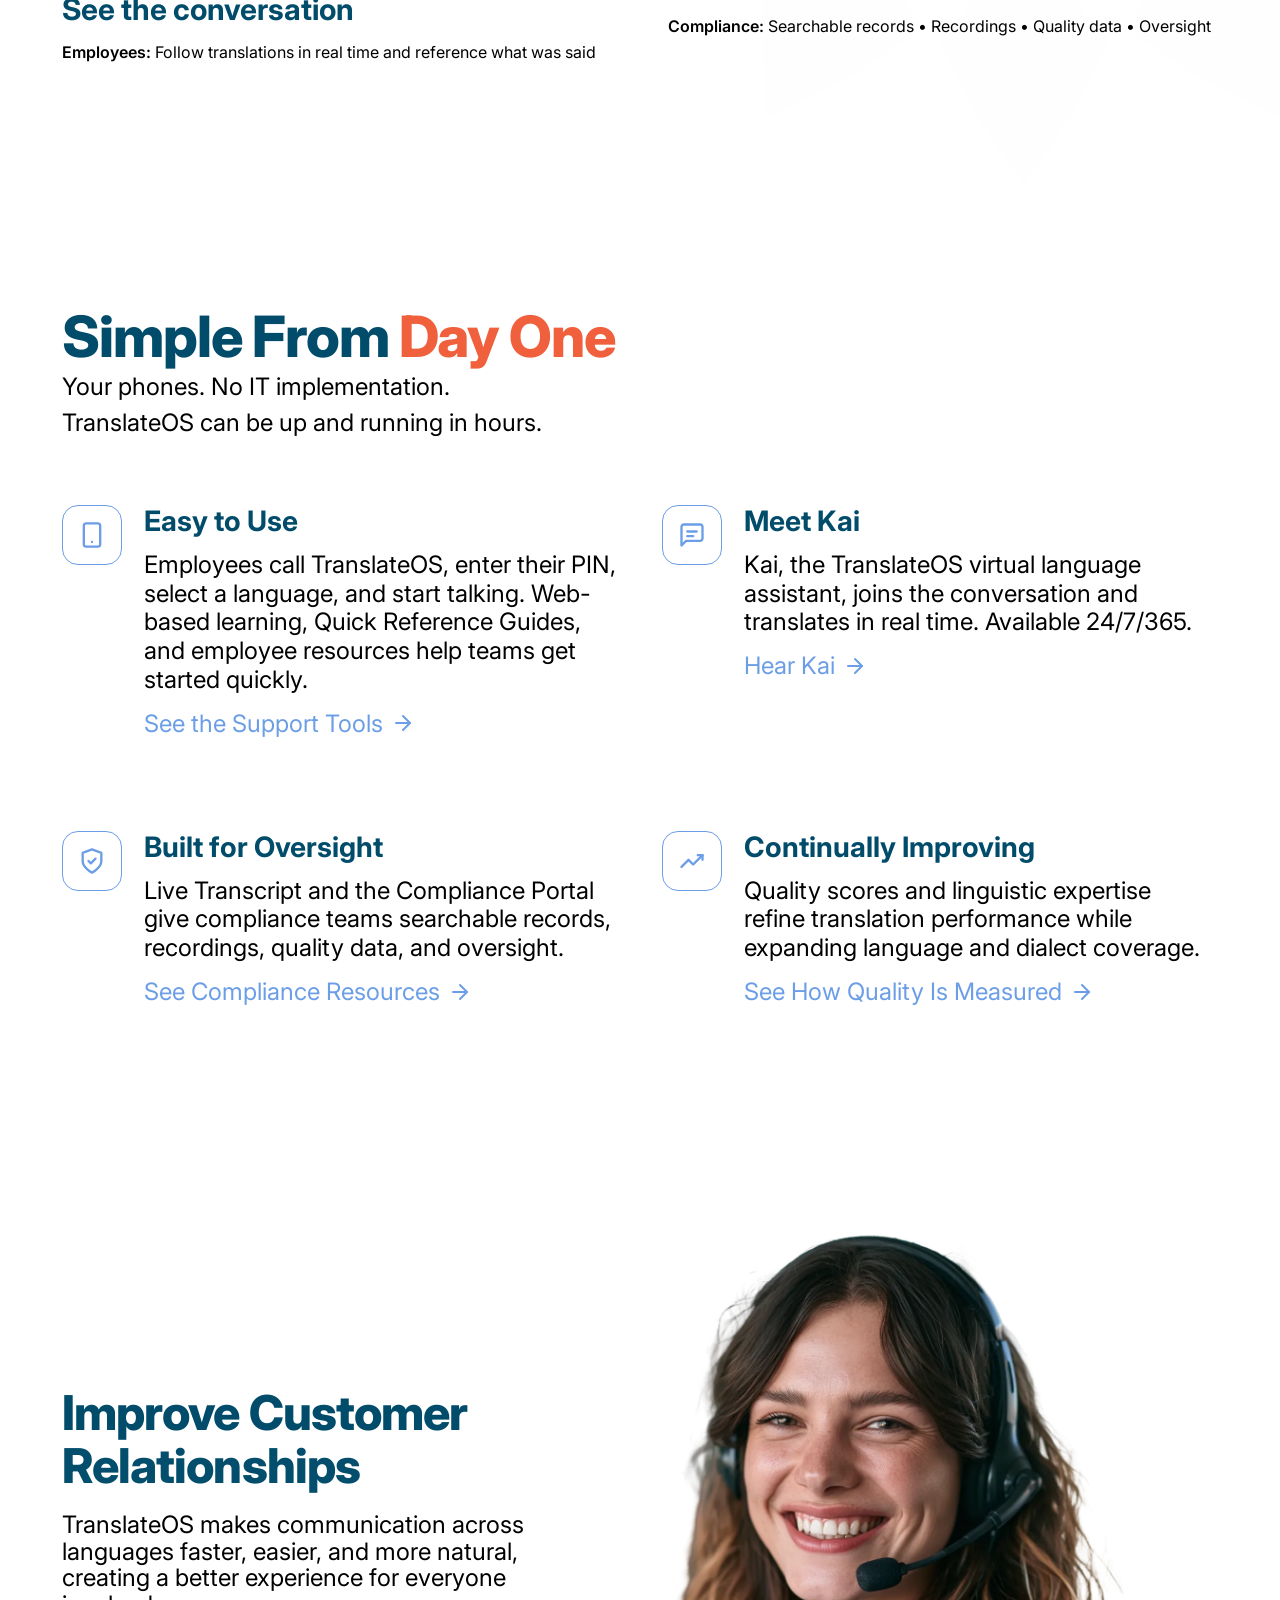
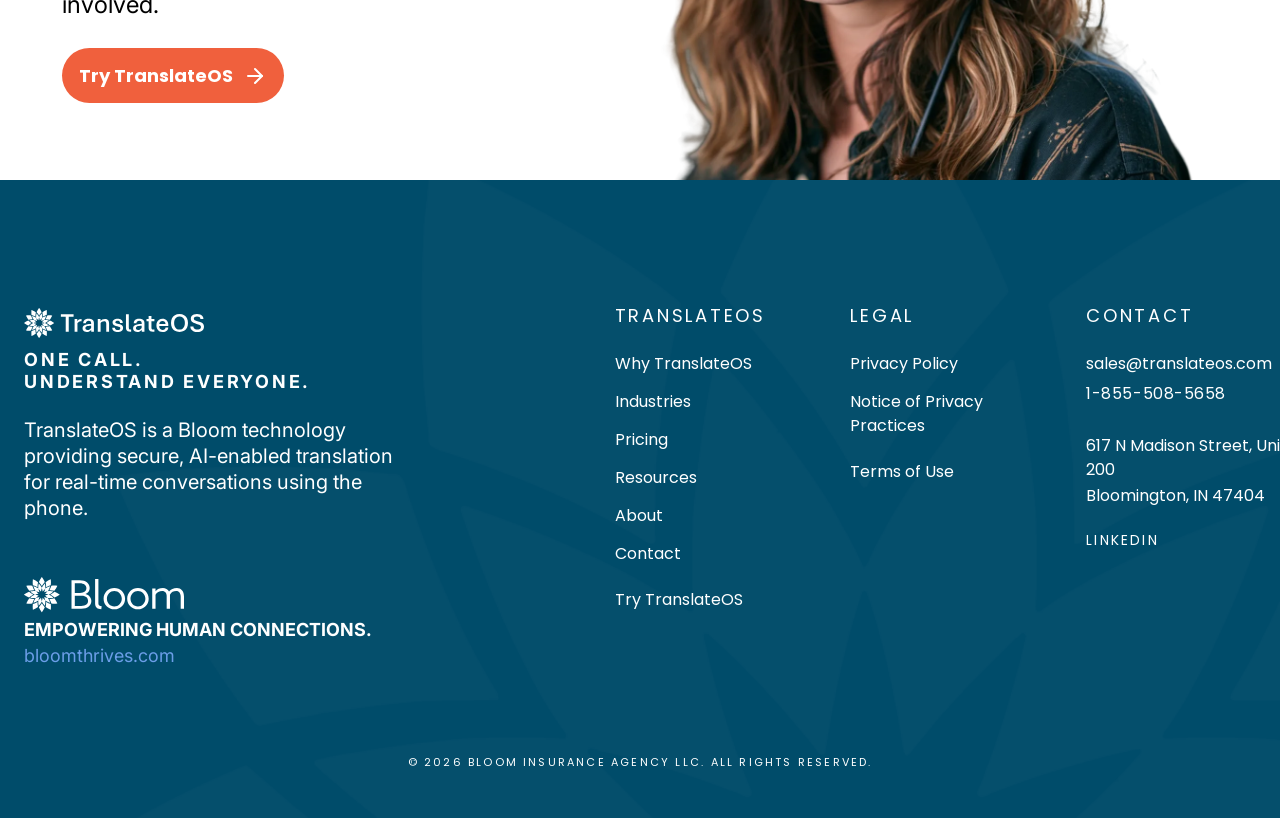
<file: pages/why-translateos.html>
<!DOCTYPE html>
<html lang="en">
<head>
  <meta charset="UTF-8" />
  <meta name="viewport" content="width=device-width, initial-scale=1.0" />
  <title>Why TranslateOS</title>
  <link rel="preconnect" href="https://fonts.googleapis.com" />
  <link rel="preconnect" href="https://fonts.gstatic.com" crossorigin />
  <link href="https://fonts.googleapis.com/css2?family=Inter:wght@400;600;700;800;900&family=Poppins:wght@400;600;700;800&display=swap" rel="stylesheet" />
  <link rel="stylesheet" href="../css/style.css?v=126" />
  <link rel="stylesheet" href="../css/pre-footer-cta.css?v=126" />
  <link rel="stylesheet" href="../css/page-hero-bleed.css?v=126" />
  <link rel="stylesheet" href="../css/dev-nav.css?v=126" />
  <link rel="stylesheet" href="../css/page-why.css?v=126" />
</head>
<body class="page-inner page-why">
  <section class="page-hero page-hero--bleed">
            <header class="site-header">
        <div class="site-header__inner">
          <a href="../index.html" class="site-header__logo" aria-label="TranslateOS home">
            <img src="../assets/svg/logo-translateos.svg" alt="TranslateOS" width="180" height="28" />
          </a>
          <button type="button" class="nav-toggle" aria-label="Open menu" aria-expanded="false" aria-controls="site-nav">
            <span></span><span></span><span></span>
          </button>
          <nav id="site-nav" class="site-nav" aria-label="Primary">
            <button type="button" class="nav-close" aria-label="Close menu"></button>
            <a href="../pages/why-translateos.html">Why TranslateOS</a>
            <a href="../pages/industries.html">Industries</a>
            <a href="../pages/pricing.html">Pricing</a>
            <a href="../pages/faq.html">Resources</a>
            <a href="../pages/about.html">About</a>
            <a href="../pages/contact.html" class="btn btn--brand">Try TranslateOS</a>
          </nav>
        </div>
      </header>
    <svg class="page-hero__clip-svg" aria-hidden="true" focusable="false" width="0" height="0">
  <defs>
    <clipPath id="tos-bleed-hero-clip" clipPathUnits="objectBoundingBox">
      <path
        transform="scale(0.0006944444444444444 0.0014556040713245997)"
        d="M12.206 -1L0 -0.999969V4.00023V9V482C0.000123088 537.228 44.7716 582 100 582H1021C1026.52 582 1031 586.477 1031 592V669.362C1031 677.535 1040.27 682.257 1046.88 677.45L1175.5 583.913C1177.2 582.67 1179.26 582 1181.38 582H1339C1394.78 582 1440 536.781 1440 481V-1H1430H12.206Z"
      />
    </clipPath>
  </defs>
</svg>
<div class="page-hero__plate" aria-hidden="true"></div>
<div class="page-hero__shape" aria-hidden="true">
  <img class="page-hero__deco" src="../assets/svg/hero-lotus-deco.svg?v=126" alt="" width="1013" height="580" loading="eager" fetchpriority="low" decoding="async" />
</div>
      <div class="page-hero__inner">
        <h1 class="page-hero__title">Why TranslateOS?</h1>
        <p class="page-hero__lead">TranslateOS helps your entire organization understand, serve, and build stronger relationships with customers in any language.</p>
        
        <a href="../pages/contact.html" class="btn btn--coral">See &amp; Hear the Difference <img class="btn__icon" src="../assets/svg/arrow-right-white.svg" alt="" width="24" height="24" /></a>
      </div>
    </section>
  <div class="page">

    <section class="page-section page-section--communicate">
      <div class="page-section__inner flex flex-col items-center justify-center">
        <h2 class="page-section__title page-section__title--communicate"><span class="accent">Communicate</span> directly with your <span class="accent">customers.</span></h2>
        <div class="compare-pair">
          <article class="compare-card compare-card--muted">
            <h3 class="compare-card__title"><span class="accent-blue">The Limits</span> of Traditional Interpretation</h3>
            <p class="compare-card__text">Human interpretation is expensive and operationally complex, so most industries only offer it where required by law.</p>
          </article>
          <span class="compare-pair__arrow" aria-hidden="true">→</span>
          <article class="compare-card compare-card--accent">
            <h3 class="compare-card__title"><span class="accent-coral">TranslateOS</span> Changes What Is Possible</h3>
            <p class="compare-card__text">TranslateOS uses machine translation and the phones your team already has. No software, apps, integrations, or IT implementation required.</p>
          </article>
        </div>
        <div class="stat-pills">
          <div class="stat-pills__row">
            <span>Connect in Seconds</span>
            <span class="tone-coral">99% of Languages</span>
            <span class="tone-violet">Unlimited Capacity</span>
          </div>
          <div class="stat-pills__row">
            <span class="tone-violet">Measurable Quality</span>
            <span>Starting at 66¢/Minute</span>
          </div>
        </div>
      </div>
    </section>

    <section class="page-section media-band">
      <div class="page-section__inner media-band__inner">
        <div class="media-band__photo-wrap">
          <img class="media-band__photo" src="../assets/images/pages/why-dashboard.webp" alt="Employee guiding a translated call with TranslateOS dashboard" loading="lazy" width="1344" height="896" decoding="async" />
        </div>
        <div class="media-band__copy">
          <h2 class="media-band__title">Employees guide the conversation while TranslateOS interprets.</h2>
          <a href="../pages/contact.html" class="btn btn--coral media-band__cta"><span class="btn__label">Create a Customer Experience Advantage</span><img class="btn__icon" src="../assets/svg/arrow-right-white.svg" alt="" width="24" height="24" /></a>
        </div>
      </div>
    </section>

    <section class="page-section page-section--deco page-section--benefits">
      <img class="page-section__deco" src="../assets/svg/decorative-flower.svg" alt="" loading="lazy" />
      <div class="page-section__inner page-section__inner--wide">
        <h2 class="page-section__title page-section__title--platform">
          <span class="platform-line">One Platform.</span>
          <span class="platform-line accent">Everyone Benefits.</span>
        </h2>
        <div class="benefit-columns">
          <div class="benefit-col">
            <div class="benefit-row"><p class="benefit-row__label benefit-row__label--coral">Affordable</p><h3 class="benefit-row__title">Translate more conversations</h3><p class="benefit-row__meta"><strong>Finance:</strong> 66¢/minute • No minimums • Volume discounts</p></div>
            <div class="benefit-row"><p class="benefit-row__label benefit-row__label--coral">Scalable</p><h3 class="benefit-row__title">Reliable service at any volume</h3><p class="benefit-row__meta"><strong>Operations:</strong> Unlimited capacity without adding staff</p></div>
            <div class="benefit-row"><p class="benefit-row__label benefit-row__label--coral">Translation Quality</p><h3 class="benefit-row__title">Clear, accurate, natural conversations</h3><p class="benefit-row__meta"><strong>Quality:</strong> &gt;92% measured accuracy • Consistent terminology • Independently scored</p></div>
            <div class="benefit-row"><p class="benefit-row__label benefit-row__label--coral">Live Transcript</p><h3 class="benefit-row__title">See the conversation</h3><p class="benefit-row__meta"><strong>Employees:</strong> Follow translations in real time and reference what was said</p></div>
          </div>
          <div class="benefit-col">
            <div class="benefit-row"><p class="benefit-row__label benefit-row__label--blue">Available</p><h3 class="benefit-row__title">Faster help</h3><p class="benefit-row__meta"><strong>Operations:</strong> Connects in seconds • 24/7/365</p></div>
            <div class="benefit-row"><p class="benefit-row__label benefit-row__label--blue">Covered Languages</p><h3 class="benefit-row__title">Communicate in their language</h3><p class="benefit-row__meta"><strong>CX:</strong> 99% of LEP languages • Continually expanding</p></div>
            <div class="benefit-row"><p class="benefit-row__label benefit-row__label--blue">Secure</p><h3 class="benefit-row__title">Protected communication</h3><p class="benefit-row__meta"><strong>IT:</strong> HIPAA compliant • HITRUST + SOC 2 certified • BAA available</p></div>
            <div class="benefit-row"><p class="benefit-row__label benefit-row__label--blue">Visible + Manageable</p><h3 class="benefit-row__title">A measurable record</h3><p class="benefit-row__meta"><strong>Compliance:</strong> Searchable records • Recordings • Quality data • Oversight</p></div>
          </div>
        </div>
      </div>
    </section>

    <section class="page-section page-section--day-one">
      <div class="page-section__inner">
        <header class="page-section__header">
          <h2 class="page-section__title">Simple From <span class="accent">Day One</span></h2>
          <div class="day-one-intro">
            <p>Your phones. No IT implementation.</p>
            <p>TranslateOS can be up and running in hours.</p>
          </div>
        </header>
        <div class="day-grid">
          <article class="day-card">
            <div class="day-card__icon" aria-hidden="true">
              <img src="../assets/svg/why/icon-easy.svg" alt="" width="28" height="28" decoding="async" />
            </div>
            <div>
              <h3 class="day-card__title">Easy to Use</h3>
              <p class="day-card__text">Employees call TranslateOS, enter their PIN, select a language, and start talking. Web-based learning, Quick Reference Guides, and employee resources help teams get started quickly.</p>
              <a class="day-card__link" href="#">See the Support Tools <img src="../assets/svg/why/link-arrow.svg" alt="" width="24" height="24" /></a>
            </div>
          </article>
          <article class="day-card">
            <div class="day-card__icon" aria-hidden="true">
              <img src="../assets/svg/why/icon-kai.svg" alt="" width="28" height="28" decoding="async" />
            </div>
            <div>
              <h3 class="day-card__title">Meet Kai</h3>
              <p class="day-card__text">Kai, the TranslateOS virtual language assistant, joins the conversation and translates in real time. Available 24/7/365.</p>
              <a class="day-card__link" href="#">Hear Kai <img src="../assets/svg/why/link-arrow.svg" alt="" width="24" height="24" /></a>
            </div>
          </article>
          <article class="day-card">
            <div class="day-card__icon" aria-hidden="true">
              <img src="../assets/svg/why/icon-oversight.svg" alt="" width="28" height="28" decoding="async" />
            </div>
            <div>
              <h3 class="day-card__title">Built for Oversight</h3>
              <p class="day-card__text">Live Transcript and the Compliance Portal give compliance teams searchable records, recordings, quality data, and oversight.</p>
              <a class="day-card__link" href="../pages/technical.html">See Compliance Resources <img src="../assets/svg/why/link-arrow.svg" alt="" width="24" height="24" /></a>
            </div>
          </article>
          <article class="day-card">
            <div class="day-card__icon" aria-hidden="true">
              <img src="../assets/svg/why/icon-improving.svg" alt="" width="28" height="28" decoding="async" />
            </div>
            <div>
              <h3 class="day-card__title">Continually Improving</h3>
              <p class="day-card__text">Quality scores and linguistic expertise refine translation performance while expanding language and dialect coverage.</p>
              <a class="day-card__link" href="../pages/languages.html">See How Quality Is Measured <img src="../assets/svg/why/link-arrow.svg" alt="" width="24" height="24" /></a>
            </div>
          </article>
        </div>
      </div>
    </section>

    <section class="pre-footer-cta pre-footer-cta--img-contain"
  aria-labelledby="why-cta-heading">
  <div class="pre-footer-cta__inner">
    <div class="pre-footer-cta__content">
      <div class="pre-footer-cta__copy">
        <h2 id="why-cta-heading" class="pre-footer-cta__title">
          Improve Customer <span class="accent accent--navy">Relationships</span></h2>
        <div class="pre-footer-cta__body">
                      <p class="pre-footer-cta__text">TranslateOS makes communication across languages faster, easier, and more natural, creating a better experience for everyone involved.</p>
                  </div>
      </div>
      <a href="../pages/contact.html"
        class="btn btn--coral pre-footer-cta__btn">Try TranslateOS <img
          class="btn__icon" src="../assets/svg/arrow-right-white.svg" alt="" width="24"
          height="24" /></a>
    </div>
    <div class="pre-footer-cta__visual">
      <img src="../assets/images/pages/why-cta.webp" alt="Customer service representative wearing a headset and smiling"
        width="1024" height="983" loading="lazy" decoding="async" />
    </div>
  </div>
</section>
  </div>
    <div class="site-bottom">

    <footer class="site-footer">
      <img class="site-footer__texture" src="../assets/images/footer-texture.webp" alt="" width="1440" height="624" loading="lazy" />
      <div class="site-footer__inner">
        <div class="site-footer__top">
          <div class="site-footer__brand">
            <div class="site-footer__brand-head">
              <img class="site-footer__brand-logo" src="../assets/svg/logo-translateos-white.svg" alt="TranslateOS" width="180" height="30" />
              <p class="site-footer__tagline">One Call.<br />Understand Everyone.</p>
            </div>
            <p class="site-footer__about">TranslateOS is a Bloom technology providing secure, AI-enabled translation for real-time conversations using the phone.</p>
            <div class="site-footer__brand-bloom">
              <img class="site-footer__bloom" src="../assets/svg/logo-bloom.svg" alt="Bloom" width="160" height="36" />
              <p class="site-footer__bloom-tag">Empowering Human Connections.</p>
              <a class="site-footer__bloom-link" href="https://bloomthrives.com">bloomthrives.com</a>
            </div>
          </div>
          <div class="site-footer__cols">
            <div class="site-footer__col site-footer__col--nav">
              <h3>TranslateOS</h3>
              <ul>
                <li><a href="../pages/why-translateos.html">Why TranslateOS</a></li>
                <li><a href="../pages/industries.html">Industries</a></li>
                <li><a href="../pages/pricing.html">Pricing</a></li>
                <li><a href="../pages/faq.html">Resources</a></li>
                <li><a href="../pages/about.html">About</a></li>
                <li><a href="../pages/contact.html">Contact</a></li>
                <li><a href="../pages/contact.html">Try TranslateOS</a></li>
              </ul>
            </div>
            <div class="site-footer__col site-footer__col--nav">
              <h3>Legal</h3>
              <ul>
                <li><a href="#">Privacy Policy</a></li>
                <li><a href="#">Notice of Privacy Practices</a></li>
                <li><a href="#">Terms of Use</a></li>
              </ul>
            </div>
            <div class="site-footer__col site-footer__col--contact">
              <h3>Contact</h3>
              <ul>
                <li><a href="mailto:sales@translateos.com">sales@translateos.com</a></li>
                <li class="site-footer__phone">1-855-508-5658</li>
              </ul>
              <ul class="site-footer__address-block" aria-label="Address">
                <li class="site-footer__address-line">617 N Madison Street, Unit 200</li>
                <li class="site-footer__address-line">Bloomington, IN 47404</li>
              </ul>
              <p class="site-footer__linkedin"><a href="#">LinkedIn</a></p>
            </div>
          </div>
        </div>
        <p class="site-footer__copy">© 2026 Bloom Insurance Agency LLC. All rights reserved.</p>
      </div>
    </footer>
  </div>
  <div class="dev-nav" data-dev-nav>
  <button type="button" class="dev-nav__toggle" aria-expanded="false" aria-controls="dev-nav-panel">
    Dev pages
  </button>
  <div id="dev-nav-panel" class="dev-nav__panel" hidden>
    <p class="dev-nav__title">TranslateOS — Figma map</p>
    <ul class="dev-nav__list">
      <li>
        <a href="../index.html">
          Homepage          <span class="dev-nav__figma">45933:34554</span>
        </a>
      </li>
      <li>
        <a href="../pages/why-translateos.html">
          Why TranslateOS          <span class="dev-nav__figma">45933:38255</span>
        </a>
      </li>
      <li>
        <a href="../pages/industries.html">
          Industries (hub)        </a>
      </li>
      <li>
        <a href="../pages/healthcare.html">
          Health plans          <span class="dev-nav__figma">45933:35214</span>
        </a>
      </li>
      <li>
        <a href="../pages/education.html">
          Education          <span class="dev-nav__figma">45933:35504</span>
        </a>
      </li>
      <li>
        <a href="../pages/legal.html">
          Legal          <span class="dev-nav__figma">45933:35753</span>
        </a>
      </li>
      <li>
        <a href="../pages/business.html">
          All businesses          <span class="dev-nav__figma">45933:36623</span>
        </a>
      </li>
      <li>
        <a href="../pages/pricing.html">
          Pricing          <span class="dev-nav__figma">45933:36952</span>
        </a>
      </li>
      <li>
        <a href="../pages/faq.html">
          Resources (FAQ)          <span class="dev-nav__figma">45933:37344</span>
        </a>
      </li>
      <li>
        <a href="../pages/press-release.html">
          Press release          <span class="dev-nav__figma">45933:37632</span>
        </a>
      </li>
      <li>
        <a href="../pages/about.html">
          About          <span class="dev-nav__figma">45933:36066</span>
        </a>
      </li>
      <li>
        <a href="../pages/languages.html">
          Languages          <span class="dev-nav__figma">45933:38575</span>
        </a>
      </li>
      <li>
        <a href="../pages/technical.html">
          Technical          <span class="dev-nav__figma">45933:39136</span>
        </a>
      </li>
      <li>
        <a href="../pages/contact.html">
          Contact          <span class="dev-nav__figma">45933:39574</span>
        </a>
      </li>
    </ul>
  </div>
</div>
  <script src="../js/main.js?v=126"></script>
  <script src="../js/dev-nav.js?v=126"></script>
</body>
</html>
</file>
<file: css/style.css>
/* TranslateOS — type scale lives on :root (--text-*, --font-*, --weight-*, --leading-*, --track-*).
   Headings inherit the scale; components should only override role, color, or measure. */

:root {
  --coral: #f0603d;
  --brand-teal: #034e6c;
  --brand-deep: #004c6a;
  --cornflower: #6b9ee6;
  --cornflower-light: #6b9ee8;
  --black: #000000;
  --text-dark: #1a1a2e;
  --hero-bg: #f8f7f8;
  --hero-photo-bg: #f6f7f7;
  --white: #ffffff;
  --border-gray: #e5e7eb;
  --container: 1302px;
  --page-max: 1440px;
  --layout-gutter: clamp(20px, 4.861vw, 70px);
  --layout-wide: min(100%, 1440px);
  /* Shared content column inside the 1440 shell (1440 − 70 − 70) */
  --layout-axis: min(1300px, calc(100% - 2 * var(--layout-gutter)));
  --radius-pill: 999px;
  --radius-btn: 32px;
  --radius-card: 48px;
  --radius-bubble: 22px;
  --radius-inset: 50px;
  --hero-bottom-radius: 48px;

  /* —— Typography —— */
  --font-inter: "Inter", system-ui, sans-serif;
  --font-poppins: "Poppins", system-ui, sans-serif;
  --font-display: var(--font-inter);
  --font-body: var(--font-inter);
  --font-ui: var(--font-poppins);

  --weight-regular: 400;
  --weight-medium: 600;
  --weight-bold: 700;
  --weight-extrabold: 800;
  --weight-black: 900;

  --leading-none: 0.9;
  --leading-tight: 1.1;
  --leading-snug: 1.2;
  --leading-body: 1.45;
  --leading-relaxed: 1.55;

  --track-tight: -0.02em;
  --track-display: -0.01em;
  --track-normal: 0;
  --track-label: 0.16em;
  --track-wide: 0.12em;

  /* Fluid 390px → 1440px. Use these instead of one-off px sizes. */
  --text-display: clamp(2.5rem, 1.05rem + 6.2vw, 5rem);       /* 40–80 hero */
  --text-title: clamp(2rem, 1.15rem + 3.4vw, 3.375rem);       /* 32–54 sections */
  --text-subtitle: clamp(1.75rem, 1.25rem + 2vw, 2.25rem);    /* 28–36 */
  --text-heading: clamp(1.375rem, 1.05rem + 1.3vw, 1.875rem); /* 22–30 */
  --text-subhead: clamp(1.25rem, 1.1rem + 0.6vw, 1.5rem);     /* 20–24 */
  --text-lead: clamp(1.125rem, 0.95rem + 0.7vw, 1.5rem);      /* 18–24 */
  --text-body-lg: clamp(1.125rem, 0.98rem + 0.55vw, 1.4375rem); /* 18–23 */
  --text-body: clamp(1rem, 0.93rem + 0.3vw, 1.125rem);        /* 16–18 */
  --text-ui: clamp(1rem, 0.93rem + 0.3vw, 1.125rem);          /* 16–18 nav/btn */
  --text-caption: clamp(0.8125rem, 0.74rem + 0.28vw, 1rem);   /* 13–16 */
  --text-label: clamp(0.6875rem, 0.64rem + 0.16vw, 0.75rem);  /* 11–12 */
  --text-price: clamp(2.5rem, 1.4rem + 4.4vw, 3.75rem);       /* 40–60 */
  --text-stat: clamp(2.75rem, 1.5rem + 5vw, 4rem);            /* 44–64 */
  --text-bubble: clamp(1rem, 0.45rem + 2.4vw, 2.25rem);       /* 16–36 speech */
}

*,
*::before,
*::after {
  box-sizing: border-box;
}

html {
  scroll-behavior: smooth;
}

body {
  margin: 0;
  font-family: var(--font-body);
  font-size: var(--text-body);
  font-weight: var(--weight-regular);
  line-height: var(--leading-body);
  letter-spacing: var(--track-normal);
  color: var(--black);
  background: var(--white);
  -webkit-font-smoothing: antialiased;
  text-rendering: optimizeLegibility;
}

html {
  overflow-x: clip;
  width: 100%;
}

body.page-inner {
  overflow-x: clip;
  width: 100%;
  max-width: 100%;
}

h1,
h2,
h3,
h4 {
  margin: 0;
  font-family: var(--font-display);
  color: inherit;
}

h1 {
  font-size: var(--text-display);
  font-weight: var(--weight-black);
  line-height: var(--leading-none);
  letter-spacing: var(--track-tight);
}

h2 {
  font-size: var(--text-title);
  font-weight: var(--weight-extrabold);
  line-height: var(--leading-tight);
  letter-spacing: var(--track-tight);
}

h3 {
  font-size: var(--text-subtitle);
  font-weight: var(--weight-extrabold);
  line-height: var(--leading-snug);
}

h4 {
  font-size: var(--text-heading);
  font-weight: var(--weight-bold);
  line-height: var(--leading-snug);
}

p {
  margin: 0;
}

img {
  max-width: 100%;
  height: auto;
  display: block;
}

img.is-cover,
.industry-block__banner img,
.pre-footer-cta__visual img,
.section-cta__visual img,
.site-footer__texture {
  object-fit: cover;
  object-position: center top;
}

a {
  color: inherit;
  text-decoration: none;
}

button {
  font: inherit;
  cursor: pointer;
  border: none;
  background: none;
}

.page {
  width: 100%;
  max-width: 1440px;
  margin-inline: auto;
  overflow-x: visible;
}

.site-bottom {
  width: 100%;
  max-width: none;
  margin-inline: 0;
  overflow-x: visible;
}

/* Full-bleed footer when site-bottom is still nested inside capped .page */
.page > .site-bottom {
  width: 100vw;
  max-width: 100vw;
  margin-inline: calc(50% - 50vw);
}


.hero-scale {
  width: 100%;
}

.hero-region {
  position: relative;
  width: 100%;
  max-width: 1440px;
  height: auto;
  margin-inline: auto;
  margin-bottom: clamp(24px, 4vw, 48px);
  overflow: visible;
}

.hero-region__frame {
  position: relative;
  background: var(--hero-bg);
  border: 3px solid var(--coral);
  border-top-left-radius: 0;
  border-top-right-radius: 0;
  border-bottom-left-radius: var(--hero-bottom-radius);
  border-bottom-right-radius: var(--hero-bottom-radius);
  overflow: hidden;
  box-sizing: border-box;
}

.hero-region .site-header {
  position: relative;
  z-index: 30;
  padding: 16px var(--layout-gutter);
}

.hero-region .site-header__inner {
  width: 100%;
  max-width: 1221px;
  margin: 0 auto;
}

.hero-region .site-header__logo {
  width: min(180px, 42vw);
  height: auto;
}

.hero-region .hero {
  position: relative;
  z-index: 2;
}

.hero-region .hero__headline {
  position: relative;
  top: auto;
  left: auto;
  transform: none;
  margin: 0 auto;
  padding: 12px 16px 0;
  width: min(1122px, 94%);
  text-align: center;
  z-index: 5;
}

.hero-region .hero__headline .line-brand {
  white-space: normal;
}

.hero-region .hero__visual {
  position: relative;
  left: auto;
  right: auto;
  top: auto;
  bottom: auto;
  width: 100%;
  height: min(52vh, 480px);
  min-height: 320px;
  margin: 8px 0 0;
  overflow: hidden;
  border-top-left-radius: 0;
  border-top-right-radius: 0;
  border-bottom-left-radius: var(--hero-bottom-radius);
  border-bottom-right-radius: var(--hero-bottom-radius);
}

.hero-region .hero__photo-wrap {
  border-top-left-radius: 0;
  border-top-right-radius: 0;
  border-bottom-left-radius: var(--hero-bottom-radius);
  border-bottom-right-radius: var(--hero-bottom-radius);
  overflow: hidden;
}

.hero-region .hero__photo-wrap img.hero__photo {
  max-width: 72%;
  height: 100%;
  object-fit: contain;
  object-position: center bottom;
}

.hero-region .hero__speech {
  display: block;
  position: absolute;
  left: auto;
  top: 20%;
  right: min(14vw,200px);
  bottom: auto;
  width: min(34vw, 140px);
  z-index: 12;
}

.hero-region .hero__speech-text {
  font-size: var(--text-bubble);
}

.hero-region .hero__inset {
  display: block;
  position: absolute;
  left: auto;
  top: auto;
  right: 6%;
  bottom: 8%;
  width: min(28vw, 124px);
  height: auto;
  aspect-ratio: 239 / 257;
  z-index: 12;
  overflow: hidden;
  border-radius: clamp(24px, 3.5vw, var(--radius-inset));
}

.hero-region .hero__tail {
  display: block;
  position: absolute;
  left: auto;
  right: 14%;
  bottom: -61px;
  width: min(22vw, 88px);
  height: auto;
  z-index: 7;
  pointer-events: none;
}

@media (max-width: 639px) {
  .hero-region .hero__headline {
    padding: 8px 12px 0;
  }

  .hero-region .hero__visual {
    height: min(50vh, 420px);
    min-height: 300px;
  }

  .hero-region .hero__photo-wrap img.hero__photo {
    max-width: 380px;
  }

  .hero-region .hero__speech {
    right: 3%;
    top: 18%;
    width: min(34vw, 118px);
  }

  .hero-region .hero__inset {
    right: 5%;
    bottom: 10%;
    width: min(26vw, 100px);
    display: none;
  }

  .hero-region .hero__tail {
    right: 15%;
    bottom: -55px;
    width: 80px;
  }
}

/* Fluid desktop: 1024–1440 — lock overlays to Figma ratios (left + bottom) */
@media (min-width: 1024px) {
  :root {
    --hero-bottom-radius: clamp(72px, 7.64vw, 110px);
  }

  .hero-region {
    min-height: 0;
  }

  .hero-region .site-header {
    padding: 20px clamp(28px, 5.4vw, 82px) 12px;
  }

  .hero-region .site-header__logo {
    width: clamp(140px, 12.5vw, 180px);
    margin-right: 0;
    flex-shrink: 0;
  }

  .hero-region .hero__headline {
    padding: clamp(8px, 2vw, 28px) 16px 0;
    width: min(1122px, 92%);
  }

  .hero-region .hero__headline .line-brand {
    white-space: nowrap;
  }

  .hero-region .hero__visual {
    height: clamp(420px, 43.7vw, 629px);
    min-height: 420px;
    margin-top: 0;
    border-top-left-radius: 0;
    border-top-right-radius: 0;
    border-bottom-left-radius: var(--hero-bottom-radius);
    border-bottom-right-radius: var(--hero-bottom-radius);
  }

  .hero-region .hero__photo-wrap img.hero__photo {
    max-width: clamp(420px, 50vw, 720px);
    height: 100%;
    object-fit: cover;
    object-position: center bottom;
  }

  .hero-region .hero__speech {
    left: 60.35%;
    bottom: 58.7%;
    right: auto;
    top: auto;
    width: clamp(160px, 15.07vw, 217px);
  }

  .hero-region .hero__speech-text {
    font-size: var(--text-bubble);
  }

  .hero-region .hero__inset {
    left: 69.44%;
    bottom: 15.9%;
    right: auto;
    top: auto;
    width: clamp(168px, 16.6vw, 239px);
    border-radius: clamp(28px, 3.5vw, var(--radius-inset));
  }

  .hero-region .hero__tail {
    left: 75.625%;
    right: auto;
    bottom: calc(-102 / 1440 * 100vw);
    width: clamp(100px, 10.14vw, 146px);
  }
}

@media (min-width: 1024px) {
  .hero-region .nav-toggle {
    display: none;
  }

  .hero-region .site-nav {
    position: relative;
    inset: auto;
    display: flex;
    flex: 1;
    flex-direction: row;
    align-items: center;
    justify-content: flex-end;
    flex-wrap: nowrap;
    white-space: nowrap;
    width: auto;
    height: auto;
    padding: 0;
    gap: 14px;
    background: transparent;
    box-shadow: none;
    transform: none;
    pointer-events: auto;
    overflow: visible;
  }

  .nav-close {
    display: none;
  }
}

@media (max-width: 1439px) {
  .section-translation {
    max-width: 100%;
  }

  .section-imagine__deco {
    left: auto;
    right: -18%;
    top: 0;
    width: min(70%, 420px);
    opacity: 0.4;
  }
}

@media (max-width: 1023px) {
  .section-nextgen__grid {
    grid-template-columns: 1fr;
    gap: 48px;
  }

  .chat-reveal {
    margin-left: 0;
    max-width: 100%;
  }

  .industry-block__grid {
    flex-direction: column;
    align-items: stretch;
  }

  .page-inner .page-section .pricing-cards {
    grid-template-columns: 1fr;
  }

  .site-footer__top {
    flex-direction: column;
    align-items: flex-start;
    gap: 32px;
  }

  .site-footer__cols {
    flex: none;
    width: 100%;
    gap: 28px;
  }

  .site-footer__inner {
    gap: 40px;
  }

}

.container {
  width: min(var(--container), calc(100% - 48px));
  margin-inline: auto;
}

.container--wide {
  width: min(1280px, calc(100% - 48px));
  margin-inline: auto;
}

/* Buttons */
.btn {
  display: inline-flex;
  align-items: center;
  justify-content: center;
  gap: 10px;
  border-radius: var(--radius-btn);
  font-family: var(--font-ui);
  font-weight: var(--weight-bold);
  font-size: var(--text-ui);
  line-height: 1.55;
  padding: 10px 17px;
  min-height: 55px;
  height: auto;
  max-width: 100%;
  box-sizing: border-box;
  white-space: normal;
  text-align: center;
  transition: opacity 0.2s;
}

.btn:hover {
  opacity: 0.92;
}

.btn--coral {
  background: var(--coral);
  color: var(--white);
}

.btn--brand {
  background: var(--brand-teal);
  color: var(--white);
}

.btn--white {
  background: var(--white);
  color: var(--black);
}

.btn--pill-wide {
  border-radius: var(--radius-pill);
  padding: 16px 32px;
  min-height: 60px;
}

.btn__icon {
  width: 24px;
  height: 24px;
  flex-shrink: 0;
}

/* Header */
.site-header {
  position: relative;
  z-index: 20;
  padding: 25px 82px 25px 76px;
  background: transparent;
}

.site-header__inner {
  display: flex;
  align-items: center;
  justify-content: space-between;
  gap: 24px;
  max-width: 1221px;
  margin: 0 auto;
}

.site-header__logo {
  width: 180px;
  height: 28px;
}

.site-header__logo img {
  width: 100%;
  height: 100%;
  object-fit: contain;
  object-position: left center;
}

.site-nav {
  display: flex;
  align-items: center;
  gap: 14px;
}

.site-nav a {
  font-family: var(--font-ui);
  font-weight: var(--weight-medium);
  font-size: 18px;
  line-height: 24px;
  letter-spacing: -0.18px;
  padding: 10px;
}

.site-nav .btn {
  font-family: var(--font-ui);
  font-weight: var(--weight-medium);
  width: 191px;
  padding-inline: 17px;
}

.nav-toggle {
  display: none;
  width: 44px;
  height: 44px;
  align-items: center;
  justify-content: center;
  flex-direction: column;
  gap: 6px;
}

.nav-toggle span {
  display: block;
  width: 24px;
  height: 2px;
  background: var(--brand-deep);
  transition: transform 0.2s ease, opacity 0.2s ease;
}

.nav-close {
  display: none;
}

/* Hero */
.hero {
  position: relative;
  background: var(--hero-bg);
  padding-bottom: 0;
}

@media (max-width: 1439px) {
  .hero__wave--figma {
    display: none !important;
  }
}

.hero__headline {
  position: relative;
  z-index: 3;
  text-align: center;
  max-width: 1122px;
  margin: 0 auto;
  padding: 12px 16px 0;
  width: 100%;
  font-weight: var(--weight-black);
  font-size: var(--text-display);
  text-transform: uppercase;
  line-height: var(--leading-none);
}

.hero__headline .line-coral {
  display: block;
  color: var(--coral);
  line-height: 0.9;
}

.hero__headline .line-brand {
  display: block;
  color: var(--brand-teal);
  margin-top: 0;
  line-height: 1;
  white-space: normal;
}

.hero__visual {
  position: relative;
  z-index: 1;
  margin-top: 8px;
  height: min(52vh, 480px);
  min-height: 320px;
  border-top-left-radius: 0;
  border-top-right-radius: 0;
  border-bottom-left-radius: var(--hero-bottom-radius);
  border-bottom-right-radius: var(--hero-bottom-radius);
  background: transparent;
  overflow: visible;
  pointer-events: none;
}

.hero__photo-wrap {
  width: 100%;
  height: 100%;
  display: flex;
  align-items: flex-end;
  justify-content: center;
  overflow: hidden;
  border-radius: 0 0 var(--hero-bottom-radius) var(--hero-bottom-radius);
  background: transparent;
}

.hero__photo-wrap img.hero__photo {
  display: block;
  width: auto;
  max-width: min(100%, 720px);
  height: 100%;
  object-fit: cover;
  object-position: center bottom;
  mix-blend-mode: lighten;
}

.hero__speech {
  position: absolute;
  right: max(16px, calc(50% - 520px));
  top: 107px;
  width: 217px;
  z-index: 4;
}

.hero__speech-bg {
  width: 100%;
  height: auto;
}

.hero__speech-text {
  position: absolute;
  inset: 0;
  display: flex;
  align-items: center;
  justify-content: center;
  font-weight: var(--weight-bold);
  font-size: var(--text-bubble);
  color: var(--white);
  padding-bottom: 12px;
}

.hero__inset {
  position: absolute;
  right: max(16px, calc(50% - 680px));
  bottom: 20px;
  width: 239px;
  z-index: 5;
  overflow: hidden;
  border-radius: clamp(24px, 3.5vw, var(--radius-inset));
  background: transparent;
}

.hero__inset img {
  display: block;
  width: 100%;
  height: 100%;
  object-fit: cover;
  object-position: center top;
  mix-blend-mode: lighten;
}

/* Intro */
.section-intro {
  padding: clamp(32px, 5vw, 64px) var(--layout-gutter) clamp(40px, 6vw, 72px);
  text-align: center;
  margin-top: 32px !important;
}

.section-intro__inner {
  width: 100%;
  max-width: min(1075px, var(--layout-axis));
  margin-inline: auto;
}

.section-intro__cta {
  width: max-content;
  margin-inline: auto;
  font-family: var(--font-display);
  font-size: 18px;
  line-height: 28px;
}

.section-intro__title {
  color: var(--brand-deep);
  max-width: 759px;
  margin: 0 auto 30px;
}

.section-intro__body {
  max-width: 903px;
  margin: 0 auto 40px;
  font-size: var(--text-lead);
  line-height: 1.2;
  color: var(--black);
}

.section-intro__body strong {
  font-weight: var(--weight-bold);
  display: block;
  margin-bottom: 0;
}

.section-intro__body p {
  margin: 0;
}

/* Imagine */
.section-imagine {
  position: relative;
  width: 100%;
  max-width: 1440px;
  margin-inline: auto;
  padding: clamp(32px, 5vw, 80px) var(--layout-gutter) clamp(48px, 6vw, 100px);
  min-height: 0;
  overflow: hidden;
}

.section-imagine__content {
  max-width: 640px;
  position: relative;
  z-index: 2;
}

.section-imagine__title {
  color: var(--brand-deep);
  margin: 0 0 20px;
  display: flex;
  flex-direction: column;
  gap: 0;
}

.section-imagine__title-line {
  display: block;
  line-height: var(--leading-tight);
}

.section-imagine__title .accent {
  color: var(--coral);
}

.section-imagine__title-line .accent {
  color: var(--coral);
}

.section-imagine__list {
  list-style: none;
  margin: 0 0 34px;
  padding: 0;
  display: flex;
  flex-direction: column;
  gap: 18px;
}

.section-imagine__list li {
  display: flex;
  align-items: center;
  gap: 20px;
  font-size: var(--text-lead);
  line-height: 1.35;
  font-weight: var(--weight-regular);
  min-width: 0;
}

.section-imagine__list img {
  width: 16.895px;
  height: 16.895px;
  flex-shrink: 0;
  margin-top: 0;
}

.section-imagine__tagline {
  font-weight: var(--weight-extrabold);
  font-size: var(--text-heading);
  line-height: var(--leading-snug);
  max-width: 474px;
  margin: 0;
}

.section-imagine__tagline .accent {
  color: var(--coral);
}

.section-imagine__deco {
  position: absolute;
  left: 51.4%;
  right: auto;
  top: -12%;
  width: 1118px;
  max-width: none;
  height: auto;
  transform: none;
  pointer-events: none;
  opacity: 0.48;
  z-index: 1;
}

/* Next-gen */
.section-nextgen {
  padding: 80px var(--layout-gutter) 100px;
}

.section-nextgen__grid {
  display: grid;
  grid-template-columns: 1fr;
  gap: 48px;
  align-items: start;
  width: 100%;
  max-width: 100%;
  margin-inline: 0;
}

.section-nextgen__copy {
  display: flex;
  flex-direction: column;
  gap: 25px;
  min-width: 0;
}

.section-nextgen__title {
  color: var(--brand-deep);
  margin: 0;
}

.section-nextgen__body {
  margin: 0;
}

.section-nextgen__text {
  font-size: var(--text-lead);
  line-height: 30.6px;
  margin: 0;
}

.section-nextgen__text + .section-nextgen__text {
  margin-top: 30.6px;
}

.chat-reveal {
  display: flex;
  flex-direction: column;
  gap: 16px;
  width: 100%;
  max-width: 100%;
  margin-left: 0;
  min-width: 0;
  overflow: visible;
}

.chat-bubble-row {
  display: flex;
  width: 100%;
  justify-content: flex-start;
}

.chat-bubble-row--right {
  justify-content: flex-end;
}

.chat-bubble {
  position: relative;
  display: inline-flex;
  align-items: center;
  padding: 14px 24px;
  min-height: 55px;
  border-radius: var(--radius-bubble);
  font-family: var(--font-display);
  font-weight: var(--weight-bold);
  font-size: 18px;
  line-height: 27px;
  color: var(--white);
  width: fit-content;
  max-width: 100%;
  box-sizing: border-box;
  white-space: normal;
  overflow-wrap: normal;
  word-break: normal;
}

.chat-bubble::after {
  content: "";
  position: absolute;
  top: 43px;
  width: 16px;
  height: 16px;
  transform: rotate(45deg);
}

.chat-bubble--left::after {
  left: 50%;
  translate: -50%;
}

.chat-bubble--right::after {
  left: auto;
  right: 20px;
}

.chat-bubble--pre {
  white-space: pre;
}

@media (min-width: 1024px) {
  .chat-bubble:not(.chat-bubble--pre) {
    white-space: nowrap;
  }
}

.chat-bubble--black {
  background: var(--black);
}
.chat-bubble--black::after {
  background: var(--black);
}

.chat-bubble--coral {
  background: var(--coral);
}
.chat-bubble--coral::after {
  background: var(--coral);
}

.chat-bubble--blue {
  background: var(--cornflower);
}
.chat-bubble--blue::after {
  background: var(--cornflower);
}

.chat-bubble--purple {
  background: #6c5ce7;
}
.chat-bubble--purple::after {
  background: #6c5ce7;
}

/* Translation band — shell only; layout lives in language-selector.css */
.section-translation {
  position: relative;
  width: 100%;
  max-width: 1440px;
  margin-inline: auto;
  padding: clamp(8px, calc(18 / 1440 * 100vw), 18px) 0;
  overflow: visible;
  min-width: 0;
}

.section-translation__selector {
  width: 100%;
  max-width: 1440px;
  margin-inline: auto;
}

/* Audio */
.section-audio {
  padding: 80px var(--layout-gutter) 100px;
  text-align: center;
}

.section-audio__title {
  color: var(--brand-deep);
  max-width: 829px;
  margin: 0 auto 51px;
}

.section-audio__title .accent {
  color: var(--coral);
}

.audio-list {
  max-width: 609px;
  margin: 0 auto 31px;
  text-align: left;
}

.audio-item {
  display: flex;
  gap: 24px;
  align-items: center;
  padding: 28px 0;
  border-top: 2px solid var(--cornflower);
}

.audio-item__play {
  width: 64px;
  height: 64px;
  border-radius: 50%;
  display: flex;
  align-items: center;
  justify-content: center;
  flex-shrink: 0;
  border: none;
}

.audio-item__play--coral {
  background: var(--coral);
}

.audio-item__play--blue {
  background: var(--cornflower);
}

.audio-item__play img {
  width: 26px;
  height: 22px;
}

.audio-item__meta {
  flex: 1;
  min-width: 0;
}

.audio-item__row {
  display: flex;
  justify-content: space-between;
  align-items: baseline;
  gap: 16px;
  margin-bottom: 8px;
}

.audio-item__label {
  font-family: var(--font-display);
  font-weight: var(--weight-medium);
  font-size: var(--text-label);
  letter-spacing: var(--track-label);
  text-transform: uppercase;
  color: var(--cornflower);
}

.audio-item__time {
  font-family: var(--font-ui);
  font-weight: var(--weight-medium);
  font-size: var(--text-caption);
}

.audio-item__title {
  font-weight: var(--weight-medium);
  font-size: var(--text-ui);
  line-height: var(--leading-relaxed);
  letter-spacing: var(--track-display);
}

/* Industry blocks — boxed cards; photos crop, they do not stretch */
.industry-block {
  position: relative;
  width: 100%;
  max-width: min(1440px, 100%);
  margin: 0 auto clamp(28px, 4vw, 56px);
  padding: 0 var(--layout-gutter);
  box-sizing: border-box;
}

.industry-block__stage {
  position: relative;
  /* border-radius: clamp(24px, 5vw, var(--radius-card)); */
  overflow: hidden;
  background: #ffffff;
}

.industry-block__media {
  position: relative;
  width: 100%;
}

.industry-block--legal .industry-block__stage,
.industry-block--business .industry-block__stage {
  background: #004c6a;
}

.industry-block__banner {
  position: relative;
  width: 100%;
  height: auto;
  aspect-ratio: 1440 / 561;
  overflow: hidden;
  /* border-top-left-radius: clamp(24px, 5vw, var(--radius-card)); */
  /* border-top-right-radius: clamp(24px, 5vw, var(--radius-card)); */
  -webkit-mask-image: none;
  mask-image: none;
}

.industry-block--education .industry-block__banner {
  aspect-ratio: 1440 / 552;
}

.industry-block--business .industry-block__banner {
  aspect-ratio: 1440 / 562;
}

.industry-block__banner img {
  width: 100%;
  height: 100%;
  object-fit: cover;
  object-position: center 28%;
}

.industry-block__wave {
  position: absolute;
  left: 0;
  z-index: 2;
  width: 100%;
  height: auto;
  display: block;
  margin: 0;
  pointer-events: none;
}

.industry-block--healthcare .industry-block__wave,
.industry-block--legal .industry-block__wave {
  top: 76.113%;
}

.industry-block--education .industry-block__wave {
  top: 76.087%;
}

.industry-block--business .industry-block__wave {
  top: 74.021%;
}

.industry-block__icon {
  position: absolute;
  left: 50%;
  z-index: 5;
  display: block;
  width: 5.833%;
  max-width: 84px;
  height: auto;
  margin: 0;
  transform: translateX(-50%);
}

.industry-block--healthcare .industry-block__icon {
  top: 85.027%;
}

.industry-block--legal .industry-block__icon {
  top: 83.422%;
}

.industry-block--education .industry-block__icon {
  top: 87.5%;
  width: 5.903%;
  max-width: 85px;
}

.industry-block--business .industry-block__icon {
  top: 81.851%;
}

.industry-block__body {
  position: relative;
  margin-top: clamp(24px, 4.097vw, 59px);
  padding: 0 clamp(16px, 4vw, 48px) clamp(40px, 5vw, 72px);
  z-index: 2;
}

.industry-block--education .industry-block__body {
  margin-top: clamp(24px, 4.028vw, 58px);
}

.industry-block--business .industry-block__body {
  margin-top: clamp(20px, 2.986vw, 43px);
}

.industry-block--legal .industry-block__body,
.industry-block--business .industry-block__body {
  color: var(--white);
}

.industry-block__grid {
  display: flex;
  flex-direction: column;
  justify-content: space-between;
  gap: 48px;
  width: 100%;
  max-width: 100%;
  margin-inline: 0;
  min-width: 0;
}

.industry-block__col {
  flex: 1;
  max-width: 100%;
  min-width: 0;
}

.industry-block__heading {
  margin: 0 0 33px;
}

.industry-block--legal .industry-block__heading,
.industry-block--business .industry-block__heading {
  font-weight: var(--weight-black);
}

.industry-block--legal .industry-block__heading,
.industry-block--business .industry-block__heading {
  color: var(--white);
}

.industry-block--legal .industry-block__copy,
.industry-block--legal .industry-block__bullets {
  color: var(--white);
  line-height: 30.6px;
}

.industry-block--legal .industry-block__col:last-child .industry-block__copy {
  margin-bottom: 24px;
}

.industry-block--business .industry-block__copy,
.industry-block--business .industry-block__bullets {
  color: var(--white);
  line-height: 30.6px;
}

.industry-block--business .industry-block__heading {
  max-width: 405px;
}

.industry-block--business .industry-block__col:last-child .industry-block__copy {
  margin-bottom: 24px;
}

.industry-block--healthcare .industry-block__heading,
.industry-block--education .industry-block__heading {
  color: var(--brand-deep);
}

.industry-block--healthcare .industry-block__heading {
  max-width: 405px;
}

.industry-block--education .industry-block__heading {
  max-width: 590px;
  font-family: var(--font-ui);
  font-weight: var(--weight-extrabold);
}

.industry-block--education .industry-block__copy,
.industry-block--education .industry-block__bullets {
  line-height: 30.6px;
  color: var(--black);
}

.industry-block--education .industry-block__col:last-child .industry-block__copy {
  margin-bottom: 33px;
}

.industry-block__copy {
  font-size: var(--text-body-lg);
  line-height: var(--leading-snug);
  margin: 0 0 33px;
}

.industry-block--healthcare .industry-block__copy,
.industry-block--healthcare .industry-block__bullets,
.industry-block--healthcare .industry-block__feature p {
  line-height: 30.6px;
}

.industry-block__bullets {
  font-weight: var(--weight-bold);
  font-size: var(--text-body-lg);
  line-height: var(--leading-snug);
  margin: 0;
}

.industry-block__features {
  display: flex;
  flex-direction: column;
  gap: 36px;
  color: #000;
}

.industry-block__feature {
  display: flex;
  gap: 14px;
  align-items: flex-start;
}

.industry-block__feature-marker {
  flex-shrink: 0;
  width: 16.895px;
  height: 28.895px;
  background: url("../assets/svg/feature-bullet-blue.svg") no-repeat center / contain;
}

.industry-block__feature p {
  margin: 0;
  font-size: var(--text-body-lg);
  line-height: var(--leading-snug);
  font-weight: var(--weight-regular);
  color: #000;
}

.industry-block__feature p strong {
  font-weight: var(--weight-bold);
}

.industry-block__cta {
  margin-top: 32px;
  width: auto;
  max-width: 100%;
  display: inline-flex;
}


/* Comparison — Figma 45933:34821 */
.section-compare {
  display: flex;
  flex-direction: column;
  align-items: flex-start;
  gap: 34px;
  padding: 120px var(--layout-gutter) 80px;
  width: 100%;
  max-width: 1440px;
  margin-inline: auto;
}

.section-compare__title {
  color: var(--brand-deep);
  max-width: 570px;
  margin: 0;
  font-size: var(--text-title);
  line-height: 1.1;
  letter-spacing: 0;
  text-align: left;
}

.section-compare__title .accent {
  color: var(--coral);
}

.compare-table {
  width: 100%;
  max-width: 1302px;
  margin-inline: 0;
}

.compare-table__header {
  display: flex;
  justify-content: space-between;
  align-items: center;
  gap: 24px;
  width: 100%;
  max-width: 889px;
  min-width: 0;
  min-height: 0;
  padding: 24px 0 28px;
  font-family: var(--font-display);
  font-weight: var(--weight-extrabold);
  font-size: clamp(1.25rem, 0.7rem + 2.2vw, 2rem);
  line-height: 1.1;
  letter-spacing: 0.6px;
}

.compare-row {
  display: grid;
  grid-template-columns: 1fr;
  align-items: center;
  width: 100%;
  max-width: 1292px;
  margin-inline: 5px 0;
  min-width: 0;
}

.compare-table__header-left {
  color: var(--brand-deep);
}

.compare-table__header-right {
  color: var(--coral);
}

.compare-row {
  gap: 12px;
  min-height: 0;
  padding: 18px 0;
  border-top: 1px solid rgba(0, 76, 106, 0.12);
  font-family: var(--font-display);
  font-weight: var(--weight-regular);
  font-size: clamp(1rem, 0.7rem + 1.2vw, 1.5rem);
  line-height: 1.35;
  color: #000;
}

.compare-row__left {
  min-width: 0;
}

.compare-row__right {
  display: block;
  min-width: 0;
}

.compare-row__right--stat {
  display: flex;
  align-items: center;
  gap: 10px;
}

.compare-row__stat-copy {
  flex: 1;
  min-width: 0;
  max-width: 484px;
}

.compare-row__stat-copy--wide {
  max-width: 468px;
}

.compare-stat {
  flex-shrink: 0;
  font-weight: var(--weight-extrabold);
  font-size: var(--text-stat);
  line-height: 1.2;
}

.compare-stat--coral {
  color: var(--coral);
}

.compare-stat--blue {
  color: var(--cornflower);
}

.compare-row__right strong {
  font-weight: var(--weight-bold);
  font-size: clamp(1.25rem, 0.9rem + 1.4vw, 2rem);
  line-height: 1.2;
  color: var(--brand-deep);
}

/* Pricing — Figma 45933:34892 (homepage section-pricing) */
.section-pricing {
  padding: 80px var(--layout-gutter) 120px;
  text-align: center;
}

.section-pricing__title {
  font-family: var(--font-display);
  font-weight: var(--weight-extrabold);
  font-size: clamp(2rem, 1.15rem + 3.4vw, 3.375rem);
  line-height: 1.1;
  letter-spacing: 0;
  color: var(--brand-teal);
  max-width: 548px;
  margin: 0 auto clamp(64px, 9.167vw, 132px);
}

.section-pricing__title .accent {
  color: var(--coral);
  white-space: nowrap;
}

.section-pricing .pricing-cards {
  display: grid;
  grid-template-columns: 1fr;
  gap: 40px;
  justify-content: center;
  justify-items: center;
  text-align: left;
  width: 100%;
  max-width: 1280px;
  margin-inline: auto;
}

.section-pricing .pricing-card {
  border-radius: var(--radius-card);
  padding: clamp(24px, 4vw, 48px);
  width: 100%;
  max-width: 620px;
  min-height: 0;
  display: flex;
  flex-direction: column;
  align-items: stretch;
  min-width: 0;
  box-sizing: border-box;
}

.section-pricing .pricing-card--light {
  background: var(--white);
  border: 1px solid var(--border-gray);
}

.section-pricing .pricing-card--dark {
  background: var(--brand-deep);
  color: var(--white);
}

.section-pricing .pricing-card__name {
  font-family: var(--font-ui);
  font-weight: var(--weight-extrabold);
  font-size: clamp(1.75rem, 1.25rem + 2vw, 2.25rem);
  line-height: 1.11;
  margin: 0;
  color: inherit;
}

.section-pricing .pricing-card__subtitle {
  font-family: var(--font-ui);
  font-weight: var(--weight-bold);
  font-size: var(--text-subhead);
  line-height: 28px;
  margin: 0;
  padding-top: 16px;
}

.section-pricing .pricing-card--dark .pricing-card__subtitle {
  font-family: var(--font-display);
}

.section-pricing .pricing-card__desc {
  font-family: var(--font-ui);
  font-weight: var(--weight-regular);
  font-size: var(--text-body);
  line-height: 1.625;
  color: rgba(0, 76, 106, 0.8);
  margin: 0;
  padding-top: 24px;
  max-width: 522px;
}

.section-pricing .pricing-card--dark .pricing-card__desc {
  color: var(--white);
  max-width: 524px;
}

.section-pricing .pricing-card__price {
  font-family: var(--font-ui);
  font-weight: var(--weight-extrabold);
  font-size: var(--text-price);
  line-height: 1;
  margin: 0;
  padding-top: 40px;
  max-width: 522px;
}

.section-pricing .pricing-card__price small {
  font-family: var(--font-display);
  font-weight: var(--weight-bold);
  font-size: clamp(1.125rem, 0.95rem + 0.7vw, 1.5rem);
  line-height: 32px;
  color: rgba(26, 26, 46, 0.5);
}

.section-pricing .pricing-card--dark .pricing-card__price {
  font-size: clamp(1.75rem, 1.25rem + 2vw, 2.25rem);
  line-height: 40px;
  padding-top: 40px;
  max-width: 524px;
}

.section-pricing .pricing-card__volume-note {
  font-family: var(--font-ui);
  font-size: var(--text-subhead);
  font-weight: var(--weight-regular);
  line-height: 28px;
  color: var(--white);
  margin: 0;
  padding-top: 8px;
  max-width: 524px;
}

.section-pricing .pricing-card__list {
  list-style: none;
  margin: 0;
  padding: clamp(32px, 4vw, 48px) 0;
  flex: 1 1 auto;
  max-width: 522px;
}

.section-pricing .pricing-card--dark .pricing-card__list {
  max-width: 524px;
}

.section-pricing .pricing-card__list li {
  display: flex;
  align-items: center;
  gap: 16px;
  font-family: var(--font-display);
  font-weight: var(--weight-bold);
  font-size: var(--text-subhead);
  line-height: 28px;
  padding-top: 24px;
}

.section-pricing .pricing-card__list li:first-child {
  padding-top: 0;
}

.section-pricing .pricing-card__list img {
  width: 32px;
  height: 32px;
  flex-shrink: 0;
}

.section-pricing .pricing-card .btn {
  width: 100%;
  max-width: 522px;
  min-height: 60px;
  height: 60px;
  margin-top: auto;
  padding: 16px 32px;
  font-family: var(--font-display);
  font-weight: var(--weight-bold);
  font-size: var(--text-subhead);
  line-height: 28px;
  border-radius: var(--radius-pill);
  gap: 10px;
}

.section-pricing .pricing-card--dark .btn {
  max-width: 524px;
}

/* Footer — Figma 45933:34977 */
.site-footer {
  position: relative;
  width: 100%;
  max-width: none;
  margin-inline: 0;
  background: var(--brand-deep);
  color: var(--white);
  overflow: hidden;
  padding: clamp(56px, 7vw, 88px) var(--layout-gutter) clamp(32px, 4vw, 48px);
  box-sizing: border-box;
}

.site-footer__texture {
  position: absolute;
  inset: 0;
  width: 100%;
  height: 100%;
  max-width: none;
  object-fit: cover;
  object-position: center;
  opacity: 1;
  pointer-events: none;
}

.site-footer__inner {
  position: relative;
  z-index: 1;
  width: 100%;
  max-width: 1287px;
  margin-inline: auto;
  display: flex;
  flex-direction: column;
  gap: 60px;
}

.site-footer__top {
  display: flex;
  flex-wrap: wrap;
  gap: clamp(40px, 8vw, 143px);
  align-items: flex-start;
  justify-content: flex-start;
}

.site-footer__brand {
  flex: 1 1 280px;
  max-width: 448px;
  padding-right: 48px;
  box-sizing: border-box;
  display: flex;
  flex-direction: column;
  align-items: flex-start;
}

.site-footer__brand-head {
  display: flex;
  flex-direction: column;
  align-items: flex-start;
  gap: 11px;
  width: 100%;
  max-width: 400px;
}

.site-footer__brand-logo {
  display: block;
  width: 180px;
  height: 30px;
  flex-shrink: 0;
  object-fit: contain;
  object-position: left center;
  margin: 0;
}

.site-footer__tagline {
  font-family: var(--font-display);
  font-weight: var(--weight-bold);
  font-size: 18px;
  line-height: 22px;
  letter-spacing: 2.75px;
  text-transform: uppercase;
  margin: 0;
  max-width: 400px;
}

.site-footer__about {
  font-family: var(--font-display);
  font-weight: var(--weight-regular);
  font-size: 20px;
  line-height: 26px;
  max-width: 400px;
  width: 100%;
  margin: 24px 0 0;
  padding: 0 0 28px;
}

.site-footer__brand-bloom {
  display: flex;
  flex-direction: column;
  align-items: flex-start;
  gap: 0;
  width: 100%;
  max-width: 400px;
  padding-top: 28px;
  margin-top: 0;
}

.site-footer__bloom {
  width: 160px;
  height: 36px;
  object-fit: contain;
  object-position: left center;
  margin: 0;
  display: block;
}

.site-footer__bloom-tag {
  font-family: var(--font-display);
  font-weight: var(--weight-bold);
  font-size: 18px;
  line-height: 22px;
  text-transform: uppercase;
  margin: 0;
  padding: 6px 0 0;
}

.site-footer__bloom-link {
  font-family: var(--font-display);
  font-weight: var(--weight-regular);
  color: var(--cornflower-light);
  font-size: 18px;
  line-height: 21px;
  margin-top: 4px;
  text-decoration: none;
}

.site-footer__bloom-link:hover {
  text-decoration: underline;
}

.site-footer__cols {
  display: flex;
  flex-wrap: wrap;
  gap: 36px;
  flex: 1 1 480px;
  align-items: flex-start;
  padding-top: 0;
}

.site-footer__col {
  display: flex;
  flex-direction: column;
  align-items: flex-start;
}

.site-footer__col h3 {
  font-family: var(--font-ui);
  font-weight: var(--weight-regular);
  font-size: 18px;
  line-height: 16.5px;
  letter-spacing: 2.75px;
  text-transform: uppercase;
  margin: 0;
}

.site-footer__col ul {
  list-style: none;
  margin: 0;
  padding: 28px 0 0;
  display: flex;
  flex-direction: column;
  gap: 0;
}

.site-footer__col li {
  font-family: var(--font-ui);
  font-weight: var(--weight-regular);
  font-size: 16px;
  line-height: 24px;
  padding-top: 0;
}

.site-footer__col li + li {
  padding-top: 14px;
}

.site-footer__col--nav li:last-child {
  padding-top: 22px;
  margin-top: 0;
}

.site-footer__col a {
  color: inherit;
}

.site-footer__col a:hover {
  text-decoration: underline;
}

.site-footer__phone {
  font-family: var(--font-ui);
  font-weight: var(--weight-regular);
  font-size: 22px;
  line-height: 33px;
  letter-spacing: 0.55px;
}

.site-footer__col--contact > ul:first-of-type li + li.site-footer__phone {
  padding-top: 6px;
}

.site-footer__address-line {
  font-family: var(--font-ui);
  font-size: 16px;
  line-height: 22.5px;
}

.site-footer__address-line + .site-footer__address-line {
  padding-top: 2px;
}

.site-footer__address-block {
  list-style: none;
  margin: 0;
  padding: 20px 0 0;
  display: flex;
  flex-direction: column;
  gap: 0;
}

.site-footer__col--contact > ul:first-of-type {
  padding-bottom: 0;
}

.site-footer__linkedin {
  margin: 0;
  padding-top: 24px;
  font-family: var(--font-ui);
  font-size: 14px;
  line-height: 16.5px;
  letter-spacing: 2.2px;
  text-transform: uppercase;
}

.site-footer__linkedin a {
  font: inherit;
  letter-spacing: inherit;
  text-transform: inherit;
  color: inherit;
}

.site-footer__copy {
  text-align: center;
  font-family: var(--font-ui);
  font-weight: var(--weight-regular);
  font-size: 11px;
  line-height: 16.5px;
  letter-spacing: 2.2px;
  text-transform: uppercase;
  margin: 0;
  padding-top: 28px;
  max-width: 1440px;
  width: 100%;
}

/* Figma 45933:34977 — footer desktop (1024+) */
@media (min-width: 1024px) {
  .site-footer {
    min-height: 624px;
    padding: 128px max(24px, calc((100% - 1287px) / 2)) 48px;
  }

  .site-footer__top {
    gap: 143px;
    flex-wrap: nowrap;
    align-items: flex-start;
  }

  .site-footer__brand {
    flex: 0 0 447.625px;
    width: 447.625px;
    max-width: none;
    min-height: 337px;
  }

  .site-footer__tagline {
    letter-spacing: 2.75px;
  }

  .site-footer__cols {
    flex: 0 1 auto;
    flex-wrap: nowrap;
    margin-top: 0;
  }

  .site-footer__col {
    min-height: 337px;
    justify-content: flex-start;
  }

  .site-footer__col h3 {
    min-height: 16.5px;
  }

  .site-footer__col--nav {
    flex: 0 0 199.812px;
    width: 199.812px;
  }

  .site-footer__col--contact {
    flex: 0 0 225px;
    width: 225px;
  }
}

/* Hamburger + drawer below 1024 — inline header from 1024px up */
@media (max-width: 1023px) {
  .site-header {
    padding: 16px var(--layout-gutter);
  }

  .nav-toggle {
    display: flex;
    position: relative;
    z-index: 110;
    margin-left: auto;
    flex-shrink: 0;
  }

  .page-inner .nav-toggle {
    display: flex !important;
  }

  .page-inner .page-hero--bleed .nav-toggle span,
  .hero-region .nav-toggle span {
    background: var(--white);
  }

  body.nav-open .nav-toggle span:nth-child(1) {
    transform: translateY(8px) rotate(45deg);
  }

  body.nav-open .nav-toggle span:nth-child(2) {
    opacity: 0;
  }

  body.nav-open .nav-toggle span:nth-child(3) {
    transform: translateY(-8px) rotate(-45deg);
  }

  .site-nav {
    position: fixed;
    top: 0;
    right: 0;
    bottom: 0;
    left: auto;
    width: min(320px, 86vw);
    height: 100dvh;
    background: var(--white);
    flex-direction: column;
    align-items: stretch;
    padding: 72px 24px 32px;
    gap: 0;
    transform: translateX(110%);
    transition: transform 0.28s ease;
    z-index: 200;
    box-shadow: -12px 0 40px rgba(3, 78, 108, 0.18);
    overflow-y: auto;
    pointer-events: none;
  }

  .site-nav.is-open {
    transform: translateX(0);
    pointer-events: auto;
  }

  .nav-close {
    display: block;
    position: absolute;
    top: 16px;
    right: 16px;
    width: 44px;
    height: 44px;
    background: transparent;
  }

  .nav-close::before,
  .nav-close::after {
    content: "";
    position: absolute;
    top: 50%;
    left: 10px;
    width: 24px;
    height: 2px;
    background: var(--brand-deep);
  }

  .nav-close::before {
    transform: rotate(45deg);
  }

  .nav-close::after {
    transform: rotate(-45deg);
  }

  .site-nav a {
    padding: 14px 10px;
    border-bottom: 1px solid var(--border-gray);
    color: var(--brand-deep);
  }

  .site-nav .btn {
    width: 100%;
    margin-top: 16px;
  }

  .site-nav a:not(.btn),
  .hero-region .site-nav a:not(.btn) {
    color: var(--brand-deep);
  }

  .site-nav .btn--brand,
  .hero-region .site-nav .btn--brand {
    border-color: var(--brand-deep);
    color: var(--brand-deep);
    background: transparent;
  }
}

.nav-backdrop {
  position: fixed;
  inset: 0;
  z-index: 180;
  border: 0;
  padding: 0;
  background: rgba(3, 78, 108, 0.45);
  cursor: pointer;
}

.nav-backdrop[hidden] {
  display: none;
}

body.nav-open {
  overflow: hidden;
}

@media (max-width: 900px) {
  .section-imagine {
    padding: 40px var(--layout-gutter) 48px;
    min-height: 0;
  }

  .section-imagine__deco {
    position: absolute;
    left: auto;
    right: -18%;
    top: 4%;
    transform: none;
    width: min(62%, 260px);
    margin-top: 0;
    opacity: 0.32;
  }

  .section-nextgen,
  .section-compare,
  .section-pricing {
    padding: 48px var(--layout-gutter);
  }

  .section-translation {
    padding-top: 0;
    padding-bottom: 0;
  }

  .industry-block__grid {
    flex-direction: column;
  }

  .industry-block__body {
    padding-inline: 20px;
    padding-bottom: 40px;
  }

  .section-pricing__title {
    margin-bottom: 48px;
  }

  .site-footer {
    padding: 40px var(--layout-gutter) 28px;
  }

  .site-footer__inner {
    gap: 32px;
  }

  .site-footer__top {
    gap: 28px;
  }

  .site-footer__cols {
    flex-direction: column;
    gap: 24px;
  }

  .site-footer__brand {
    padding-right: 0;
  }

  .site-footer__about {
    padding-bottom: 20px;
    font-size: 18px;
    line-height: 1.45;
  }

  .site-footer__brand-bloom {
    padding-top: 20px;
  }

  .site-footer__tagline {
    font-size: 16px;
    line-height: 20px;
    letter-spacing: 2px;
  }

  .site-footer__col ul {
    padding-top: 16px;
  }

  .site-footer__col li + li {
    padding-top: 10px;
  }

  .site-footer__col--nav li:last-child {
    padding-top: 16px;
  }

  .site-footer__col--contact > ul:first-of-type li + li.site-footer__phone {
    padding-top: 4px;
  }

  .site-footer__phone {
    font-size: 20px;
    line-height: 1.3;
  }

  .site-footer__tagline {
    font-size: 16px;
    letter-spacing: 2px;
  }

  .site-footer__about {
    font-size: 18px;
    line-height: 1.45;
  }

  .site-footer__bloom-tag,
  .site-footer__bloom-link {
    font-size: 16px;
  }

  .audio-item {
    gap: 16px;
  }

  .audio-item__play {
    width: 52px;
    height: 52px;
  }
}

/* Tighter inline nav 1024–1279 (fits without clipping) */
@media (min-width: 1024px) and (max-width: 1279px) {
  .page-inner .site-header__logo {
    margin-right: clamp(8px, 1.5vw, 32px) !important;
  }

  .page-inner .site-nav {
    gap: clamp(2px, 0.45vw, 8px) !important;
  }

  .page-inner .site-nav a:not(.btn) {
    font-size: clamp(13px, 1.15vw, 16px) !important;
    padding: clamp(4px, 0.5vw, 8px) !important;
  }

  .page-inner .site-nav .btn--brand {
    min-width: clamp(120px, 11vw, 160px) !important;
    font-size: clamp(13px, 1.05vw, 16px) !important;
    padding-inline: clamp(10px, 1vw, 14px) !important;
  }
}

@media (min-width: 1024px) and (max-width: 1439px) {
  /* Figma 45933:34554 — proportional section gaps (exact at 1440px) */
  .hero-region {
    margin-bottom: calc(168 / 1440 * 100vw);
  }

  .section-intro {
    padding-top: 0;
    padding-bottom: 0;
    margin-bottom: calc(145 / 1440 * 100vw);
  }

  .section-imagine {
    padding-top: 0;
    padding-bottom: 0;
    margin-bottom: calc(169 / 1440 * 100vw);
  }

  .section-nextgen {
    padding-top: 0;
    padding-bottom: 0;
    margin-bottom: calc(72 / 1440 * 100vw);
  }

  .section-translation {
    padding-top: 0;
    padding-bottom: 0;
    margin-bottom: calc(171 / 1440 * 100vw);
  }

  .section-audio {
    padding-top: 0;
    padding-bottom: 0;
    margin-bottom: calc(135 / 1440 * 100vw);
  }

  .industry-block {
    margin-bottom: calc(48 / 1440 * 100vw);
  }

  .industry-block:last-of-type {
    margin-bottom: calc(82 / 1440 * 100vw);
  }

  .section-compare {
    padding-top: 0;
    padding-bottom: 0;
    margin-bottom: calc(140 / 1440 * 100vw);
  }

  .section-pricing {
    padding-top: 0;
    padding-bottom: 0;
    margin-bottom: calc(121 / 1440 * 100vw);
  }

  .section-pricing__title {
    margin-bottom: calc(132 / 1440 * 100vw);
  }

}

/* Contain every non-hero band so nothing can blow out the viewport */
.section-intro,
.section-imagine,
.section-nextgen,
.section-translation,
.section-audio,
.industry-block,
.section-compare,
.section-pricing,
.pre-footer-cta {
  width: 100%;
  max-width: 1440px;
  margin-inline: auto;
  min-width: 0;
  box-sizing: border-box;
}

.section-intro__title,
.section-imagine__title,
.section-nextgen__title,
.section-audio__title,
.section-compare__title,
.section-pricing__title,
.pre-footer-cta__title,
.industry-block__heading,
.compare-row,
.pricing-card,
.audio-item__title {
  overflow-wrap: break-word;
  word-break: normal;
}

@media (max-width: 1023px) {
  .section-nextgen__grid {
    grid-template-columns: 1fr;
    gap: 48px;
  }

  .industry-block__grid {
    flex-direction: column;
    align-items: stretch;
  }

  .page-inner .page-section .pricing-cards {
    grid-template-columns: 1fr;
  }

}

/* —— Desktop layout 1024+ (Figma 1440 caps, fluid down to 1024) —— */
@media (min-width: 1024px) {
  :root {
    --gap-hero-intro: clamp(120px, 11.667vw, 168px);
    --gap-intro-imagine: clamp(104px, 10.069vw, 145px);
    --gap-imagine-nextgen: clamp(120px, 11.736vw, 169px);
    --gap-nextgen-translation: clamp(52px, 5vw, 72px);
    --gap-translation-audio: clamp(122px, 11.875vw, 171px);
    --gap-audio-industries: clamp(96px, 9.375vw, 135px);
    --gap-industries-compare: clamp(58px, 5.694vw, 82px);
    --gap-industry-stack: clamp(34px, 3.333vw, 48px);
    --gap-compare-pricing: clamp(100px, 9.722vw, 140px);
    --gap-pricing-cta: clamp(86px, 8.403vw, 121px);
    --gap-pricing-title-cards: clamp(94px, 9.167vw, 132px);
  }

  .page {
    width: 100%;
    max-width: 1440px;
    margin-inline: auto;
  }

  .site-bottom {
    width: 100%;
    max-width: none;
    margin-inline: 0;
  }

  /* —— Hero: 1440 Figma caps (fluid layout lives in style.css) —— */
  .hero-region {
    max-width: 1440px;
    margin-bottom: var(--gap-hero-intro) !important;
  }

  /* Figma 45933:34565 — Navigation Bar */
  .hero-region .site-header,
  .site-header {
    padding: 25px 82px 25px 76px;
  }

  .site-header__inner {
    width: 1221px;
    max-width: 100%;
    justify-content: flex-start;
    gap: 0;
  }

  .site-header__logo {
    width: 179.721px;
    height: 28px;
    flex-shrink: 0;
    margin-right: 224px;
  }

  .site-nav {
    flex: 1;
    justify-content: flex-end;
    gap: 14px;
  }

  .site-nav .btn--brand {
    width: 191px;
    min-width: 191px;
    min-height: 55px;
    height: 55px;
    padding: 10px 17px;
    font-size: 18px;
    line-height: 28px;
    border-radius: 32px;
    background: var(--brand-teal);
  }

  /* Figma 45933:38293 — Why TranslateOS compare block */
  .page-section__title--communicate {
    font-size: 54px;
    max-width: 926px;
    margin-bottom: 44px;
  }

  .compare-pair {
    margin-top: 0;
    gap: 31px;
    flex-wrap: nowrap;
    max-width: 1160px;
    margin-inline: auto;
  }

  .compare-card {
    flex: 0 0 537px;
    width: 537px;
    max-width: 537px;
    min-height: 243px;
    padding: 31px 42px 24px;
  }

  .compare-card.compare-card--accent {
    flex: 0 0 536px;
    width: 536px;
    max-width: 536px;
  }

  .compare-card__title {
    font-size: 32px;
    letter-spacing: 0.52px;
  }

  .compare-card__text {
    font-size: 24px;
    line-height: 1.1;
  }

  .compare-pair__arrow {
    width: 55.5px;
    height: 55.5px;
    font-size: 23px;
  }

  .stat-pills {
    margin-top: 60px;
    font-size: 32px;
    font-weight: 700;
  }

  .stat-pills__row {
    gap: 10px 39px;
  }

  .page-inner .page > .page-section:first-of-type {
    padding-top: 48px;
  }

  /* Figma 45933:38388 — media band */
  .media-band__inner {
    max-width: 1344px;
  }

  .media-band__frame {
    height: 526px;
  }

  .media-band__photo {
    height: 896px;
    margin-top: -162px;
  }

  .media-band__copy {
    left: 100px;
    max-width: 1082px;
    padding: 40px 48px 44px;
  }

  .media-band__title {
    font-size: 64px;
  }

  .page-section__title--platform {
    font-size: 64px;
    max-width: 769px;
  }

  .benefit-columns {
    width: 1344px;
    max-width: 100%;
  }

  .benefit-row__title {
    font-size: 33.6px;
    line-height: 1.2;
  }

  .about-stage .page-section__title {
    font-size: 54px;
    letter-spacing: -0.02em;
  }

  .about-experience .page-section__title--left {
    font-size: 54px;
    letter-spacing: -1.08px;
  }

  .about-experience .page-section__inner {
    max-width: 1317px;
    gap: 84px;
  }

  .news-spotlight__hero {
    width: 806px;
    height: 535px;
    aspect-ratio: auto;
  }

  .news-spotlight__bubble {
    font-family: var(--font-inter, Inter), var(--font-ui);
    font-size: 22.372px;
    line-height: 33.558px;
    padding: 17.4px 29.829px;
    border-radius: 27.344px;
    min-height: 0;
  }

  .news-spotlight__bubble::after {
    top: 41px;
    width: 20px;
    height: 20px;
  }

  .news-spotlight__bubble--hello {
    left: 78px;
    top: 0;
  }

  .news-spotlight__bubble--bonjour {
    left: 667px;
    right: auto;
    top: 0;
  }

  .news-spotlight__bubble--bonjour::after {
    left: 56px;
    right: auto;
  }

  .news-spotlight__bubble--hola {
    left: 0;
    top: 195px;
  }

  .news-spotlight__bubble--ciao {
    left: 111px;
    top: 408px;
  }

  .news-spotlight__bubble--ola {
    left: 685px;
    right: auto;
    top: 206px;
  }

  .news-spotlight__bubble--namaste {
    left: 628px;
    right: auto;
    top: 423px;
  }

  .news-spotlight__bubble--namaste::after {
    left: 42px;
    right: auto;
  }

  .news-spotlight__headline {
    top: 171px;
    transform: translateX(-50%);
    gap: 0;
  }

  .news-spotlight__label {
    margin-bottom: 26px;
  }

  .news-spotlight__title-pre {
    font-size: 32px;
    letter-spacing: -0.64px;
    margin-bottom: 13px;
  }

  .news-spotlight__wordmark img {
    width: 375px;
    height: 52px;
    object-fit: contain;
  }

  .news-spotlight__body.page-split {
    grid-template-columns: minmax(0, 667fr) minmax(0, 546fr);
    gap: 83px;
    align-items: flex-start;
  }

  .news-spotlight__copy {
    max-width: none;
  }

  .news-spotlight__quote {
    max-width: none;
  }

  .news-spotlight__cta.btn {
    width: 226px;
    min-width: 226px;
    font-size: 18px;
    line-height: 28px;
    border-radius: 32px;
  }

  .about-experience__cta.btn {
    width: 226px;
    min-width: 226px;
  }

  .about-experience.page-section {
    padding-bottom: 120px;
  }

  .news-spotlight__title-line {
    display: block;
  }

  .hero-region__frame,
  .hero-region .hero__visual,
  .hero__visual,
  .hero-region .hero__photo-wrap,
  .hero__photo-wrap {
    border-top-left-radius: 0;
    border-top-right-radius: 0;
    border-bottom-left-radius: 110px;
    border-bottom-right-radius: 110px;
  }

  .hero-region .hero__inset,
  .hero__inset {
    border-radius: var(--radius-inset);
  }


  .hero-region .hero__headline {
    font-size: var(--text-display);
  }

  .hero-region .hero__visual {
    height: 629px;
  }

  .hero-region .hero__speech {
    left: 60.35%;
    bottom: 58.7%;
    right: auto;
    top: auto;
    width: 217px;
  }

  .hero-region .hero__inset {
    left: 69.44%;
    bottom: 15.9%;
    right: auto;
    top: auto;
    width: 239px;
  }

  .hero-region .hero__tail {
    left: 75.625%;
    right: auto;
    bottom: -102px;
    width: 146px;
  }

  /* —— Section vertical rhythm (Figma 45933:34554 y gaps) —— */
  .section-intro {
    padding: 0 !important;
    margin-bottom: var(--gap-intro-imagine);
    margin-top: 0;
    text-align: center;
  }

  .section-intro__inner {
    width: 1075px;
    max-width: calc(100% - 48px);
    margin: 0 auto;
  }

  .section-intro__title {
    margin: 0 auto 30px;
    max-width: 759px;
  }

  .section-intro__body {
    max-width: 903px;
    margin: 0 auto 40px;
  }

  .section-intro__cta {
    width: 280px;
    height: 55px;
    min-height: 55px;
    margin: 0 auto;
  }

  .section-imagine {
    padding: 0 var(--layout-gutter) 0 !important;
    margin-bottom: var(--gap-imagine-nextgen);
    min-height: 0 !important;
    overflow: visible !important;
  }

  .section-imagine__content {
    max-width: 640px;
  }

  .section-imagine__title {
    margin-bottom: 20px;
  }

  .section-imagine__title-line {
    line-height: 1.1;
  }

  .section-imagine__list {
    gap: 18px;
    margin-bottom: 34px;
  }

  .section-imagine__deco {
    left: 51.4%;
    right: auto;
    top: -239px;
    transform: none;
    width: 1118px;
    max-width: none;
    opacity: 0.48;
    pointer-events: none;
  }

  .section-nextgen {
    padding: 0 var(--layout-gutter) !important;
    margin-bottom: var(--gap-nextgen-translation);
  }

  .section-nextgen__grid {
    display: grid;
    grid-template-columns: minmax(0, 727px) minmax(0, 1fr);
    gap: 124px;
    align-items: center;
    width: 100%;
    max-width: 100%;
    margin-inline: 0;
  }

  .chat-reveal {
    max-width: 451px;
    margin-left: auto;
  }

  .btn {
    white-space: nowrap;
    height: 55px;
  }

  .section-translation {
    margin-bottom: var(--gap-translation-audio);
    padding: clamp(8px, 1.25vw, 18px) 0;
  }

  .section-audio {
    padding: 0 var(--layout-gutter) 0 !important;
    margin-bottom: var(--gap-audio-industries);
  }

  .section-audio__inner {
    width: 100%;
    max-width: min(829px, var(--layout-axis));
    margin-inline: auto;
  }

  /* —— Industry staged blocks —— */
  .industry-block {
    padding: 0;
    /* margin-bottom: var(--gap-industry-stack); */
    margin-bottom: 0px;
  }

  .industry-block:last-of-type {
    margin-bottom: var(--gap-industries-compare);
  }

  .industry-block__stage {
    position: relative;
    width: 100%;
    max-width: none;
    margin: 0 auto;
    overflow: hidden;
    /* border-radius: var(--radius-card); */
  }

  .industry-block__media {
    position: relative;
    width: 100%;
  }

  .industry-block__banner {
    position: relative;
    height: auto;
    aspect-ratio: 16 / 9;
    /* border-top-left-radius: var(--radius-card); */
    /* border-top-right-radius: var(--radius-card); */
  }

  /* Figma 45933:34690 — Health Plans & Healthcare */
  .industry-block--healthcare .industry-block__banner {
    height: 561px;
    aspect-ratio: auto;
    overflow: hidden;
  }

  .industry-block--healthcare .industry-block__banner img {
    width: 100%;
    height: 805px;
    max-width: none;
    object-fit: cover;
    object-position: center top;
  }

  .industry-block--healthcare .industry-block__wave {
    position: absolute;
    top: 427px;
    left: 0;
    width: 100%;
    height: auto;
    margin: 0;
    z-index: 2;
  }

  .industry-block--healthcare .industry-block__icon {
    position: absolute;
    top: 476.875px;
    left: 50%;
    margin: 0;
    transform: translateX(-50%);
    z-index: 5;
  }

  .industry-block__body {
    position: relative;
    left: auto;
    right: auto;
    width: 100%;
    transform: none;
    margin: 0;
    padding: 0 clamp(24px, 3.33vw, 48px) 72px;
    background: transparent;
    z-index: 4;
    box-sizing: border-box;
  }

  .industry-block--healthcare .industry-block__body,
  .industry-block--legal .industry-block__body,
  .industry-block--education .industry-block__body,
  .industry-block--business .industry-block__body {
    top: auto;
  }

  .industry-block--healthcare .industry-block__body {
    margin-top: 59px;
  }

  .industry-block--legal .industry-block__body {
    margin-top: 59px;
  }

  .industry-block--education .industry-block__body {
    margin-top: 58px;
  }

  .industry-block--legal .industry-block__grid,
  .industry-block--business .industry-block__grid,
  .industry-block--healthcare .industry-block__grid,
  .industry-block--education .industry-block__grid {
    width: 100%;
    max-width: 100%;
    margin-left: 0;
  }

  .industry-block__grid {
    flex-direction: row;
  }

  .industry-block__col {
    max-width: 604px;
  }

  .industry-block--healthcare .industry-block__grid {
    gap: 92px;
    justify-content: flex-start;
    align-items: flex-start;
    max-width: 1300px;
    margin-inline: auto;
  }

  .industry-block--healthcare .industry-block__copy,
  .industry-block--healthcare .industry-block__bullets,
  .industry-block--healthcare .industry-block__feature p {
    font-size: 23px;
  }

  .industry-block--healthcare .industry-block__cta.btn {
    min-height: 58px;
    height: 58px;
    padding: 16px 32px;
    font-family: var(--font-display);
    font-size: 17px;
    line-height: 25.5px;
    white-space: nowrap;
  }

  .industry-block--healthcare .industry-block__col:first-child {
    flex: 1 1 0;
    min-width: 0;
    max-width: 604px;
  }

  .industry-block--healthcare .industry-block__features {
    flex: 0 0 604px;
    max-width: 604px;
    position: relative;
    z-index: 5;
  }

  /* Figma 45933:34732 — Legal */
  .industry-block--legal .industry-block__banner {
    height: 561px;
    aspect-ratio: auto;
    overflow: hidden;
  }

  .industry-block--legal .industry-block__banner img {
    width: 100%;
    height: 805px;
    max-width: none;
    margin-top: -3px;
    object-fit: cover;
    object-position: center top;
  }

  .industry-block--legal .industry-block__wave {
    position: absolute;
    top: 427px;
    left: 0;
    width: 100%;
    height: auto;
    margin: 0;
    z-index: 2;
  }

  .industry-block--legal .industry-block__icon {
    position: absolute;
    top: 468px;
    left: 50%;
    margin: 0;
    transform: translateX(-50%);
    z-index: 5;
  }

  .industry-block--legal .industry-block__body {
    margin-top: 59px;
  }

  .industry-block--legal .industry-block__grid {
    gap: 92px;
    justify-content: flex-start;
    align-items: flex-start;
    width: 100%;
    max-width: 1300px;
    margin-inline: 0;
  }

  .industry-block--legal .industry-block__heading {
    font-size: 56px;
    line-height: 65.28px;
    letter-spacing: 0;
  }

  .industry-block--legal .industry-block__copy,
  .industry-block--legal .industry-block__bullets {
    font-size: 23px;
  }

  .industry-block--legal .industry-block__col:first-child,
  .industry-block--legal .industry-block__col:last-child {
    flex: 1 1 0;
    min-width: 0;
    max-width: 604px;
  }

  .industry-block--legal .industry-block__cta.btn {
    min-height: 60px;
    height: 60px;
    padding: 16px 32px;
    font-family: var(--font-ui);
    font-size: 17px;
    line-height: 28px;
    white-space: nowrap;
  }

  /* Figma 45933:34763 — Education */
  .industry-block--education .industry-block__banner {
    height: 552px;
    aspect-ratio: auto;
    overflow: hidden;
  }

  .industry-block--education .industry-block__banner img {
    width: 100%;
    height: 815px;
    max-width: none;
    margin-top: -26px;
    object-fit: cover;
    object-position: center top;
  }

  .industry-block--education .industry-block__wave {
    position: absolute;
    top: 420px;
    left: 0;
    width: 100%;
    height: auto;
    margin: 0;
    z-index: 2;
  }

  .industry-block--education .industry-block__icon {
    position: absolute;
    top: 483px;
    left: 50%;
    width: 85px;
    height: 83px;
    margin: 0;
    transform: translateX(-50%);
    z-index: 5;
  }

  .industry-block--education .industry-block__body {
    margin-top: 58px;
  }

  .industry-block--education .industry-block__grid {
    gap: 92px;
    justify-content: flex-start;
    align-items: flex-start;
    width: 100%;
    max-width: 1300px;
    margin-inline: 0;
  }

  .industry-block--education .industry-block__heading {
    font-size: 56px;
    line-height: 65.28px;
    letter-spacing: 0;
  }

  .industry-block--education .industry-block__copy,
  .industry-block--education .industry-block__bullets {
    font-size: 23px;
  }

  .industry-block--education .industry-block__col:first-child,
  .industry-block--education .industry-block__col:last-child {
    flex: 1 1 0;
    min-width: 0;
    max-width: 604px;
  }

  .industry-block--education .industry-block__cta.btn {
    min-height: 60px;
    height: 60px;
    padding: 16px 32px;
    font-family: var(--font-ui);
    font-size: 17px;
    line-height: 28px;
    white-space: nowrap;
  }

  /* Figma 45933:34792 — All Businesses */
  .industry-block--business .industry-block__banner {
    height: 562px;
    aspect-ratio: auto;
    overflow: hidden;
  }

  .industry-block--business .industry-block__banner img {
    width: 100%;
    height: 818px;
    max-width: none;
    margin-top: -8px;
    object-fit: cover;
    object-position: center top;
  }

  .industry-block--business .industry-block__wave {
    position: absolute;
    top: 416px;
    left: 0;
    width: 100%;
    height: auto;
    margin: 0;
    z-index: 2;
  }

  .industry-block--business .industry-block__icon {
    position: absolute;
    top: 460px;
    left: 50%;
    margin: 0;
    transform: translateX(-50%);
    z-index: 5;
  }

  .industry-block--business .industry-block__body {
    margin-top: 43px;
  }

  .industry-block--business .industry-block__grid {
    gap: 92px;
    justify-content: flex-start;
    align-items: flex-start;
    width: 100%;
    max-width: 1300px;
    margin-inline: 0;
  }

  .industry-block--business .industry-block__heading {
    font-size: 56px;
    line-height: 65.28px;
    letter-spacing: 0;
  }

  .industry-block--business .industry-block__copy,
  .industry-block--business .industry-block__bullets {
    font-size: 23px;
  }

  .industry-block--business .industry-block__col:first-child,
  .industry-block--business .industry-block__col:last-child {
    flex: 1 1 0;
    min-width: 0;
    max-width: 604px;
  }

  .industry-block--business .industry-block__cta.btn {
    min-height: 60px;
    height: 60px;
    padding: 16px 32px;
    font-family: var(--font-ui);
    font-size: 17px;
    line-height: 28px;
    white-space: nowrap;
  }

  /* Figma 45933:34821 — comparison table */
  .section-compare__title {
    font-size: 54px;
    line-height: 1.1;
  }

  .compare-table__header {
    display: flex;
    justify-content: space-between;
    align-items: center;
    width: min(889px, 100%);
    max-width: 100%;
    font-size: clamp(1.25rem, 2.22vw, 32px);
    line-height: 22.5px;
    min-height: clamp(72px, 7.08vw, 102px);
    padding: clamp(24px, 2.7vw, 39px) 0 clamp(28px, 2.78vw, 40px);
    white-space: nowrap;
    border-bottom: 1px solid rgba(0, 76, 106, 0.12);
  }

  .compare-row {
    grid-template-columns: minmax(0, 1.29fr) minmax(0, 1fr);
    column-gap: clamp(16px, 2vw, 32px);
    align-items: center;
    gap: 0;
    min-height: clamp(72px, 7.08vw, 102px);
    padding: 0;
    border-top: 1px solid rgba(0, 76, 106, 0.12);
    font-size: clamp(18px, 1.667vw, 24px);
    line-height: 27px;
  }

  .compare-row--stat {
    align-items: center;
  }

  .compare-row__left {
    justify-self: start;
    padding-right: 0;
  }

  .compare-row__right {
    justify-self: start;
  }

  .compare-stat {
    font-size: 64px;
    line-height: 76.8px;
  }

  .compare-row__right strong {
    font-size: 32px;
    line-height: 27px;
  }

  .section-compare {
    padding: 0 var(--layout-gutter) 0 !important;
    margin-bottom: var(--gap-compare-pricing);
  }

  .section-pricing {
    padding: 0 var(--layout-gutter) 0 !important;
    margin-bottom: var(--gap-pricing-cta);
  }

  .section-pricing__title {
    font-size: 54px;
    margin-bottom: var(--gap-pricing-title-cards);
  }

  .section-pricing .pricing-cards {
    grid-template-columns: repeat(2, minmax(0, 620px));
    gap: 40px;
    max-width: 1280px;
  }

  .section-pricing .pricing-card {
    padding: 48px;
    min-height: 708px;
    max-width: none;
  }

  .section-pricing .pricing-card__name {
    font-size: 36px;
    line-height: 40px;
  }

  .section-pricing .pricing-card__price {
    font-size: 60px;
    line-height: 60px;
  }

  .section-pricing .pricing-card--dark .pricing-card__price {
    font-size: 36px;
    line-height: 40px;
  }

  .section-pricing .pricing-card .btn {
    max-width: none;
  }

}


/* —— Inner marketing pages (merged from pages.css) —— */
/* Inner marketing pages — shared with Figma frames 45796:* */

.page-inner .page {
  width: 100%;
  max-width: 1440px;
  margin-inline: auto;
  overflow-x: visible;
}

.page-inner .site-header {
  position: absolute;
  z-index: 10;
  left: 0;
  right: 0;
  top: 0;
  padding: 25px var(--layout-gutter);
}

.page-inner .site-header__inner {
  width: 100%;
  max-width: 1221px;
  margin-inline: auto;
}

.page-inner .site-nav a:not(.btn) {
  color: var(--white);
}

.page-inner .site-nav .btn--brand {
  background: transparent;
  border: 1px solid var(--white);
  color: var(--white);
}

.page-inner .site-header__logo img {
  filter: brightness(0) invert(1);
}

/* Wave hero (industry / about / pricing / etc.) */
.page-hero {
  position: relative;
  padding: 105px var(--layout-gutter) 120px;
  min-height: 552px;
  background: var(--hero-bg);
  overflow: hidden;
}

.page-inner .page-hero.page-hero--bleed {
  padding-left: 0;
  padding-right: 0;
  padding-top: 0;
  /* padding-bottom + min-height: css/page-hero-bleed.css */
  background: transparent;
  overflow: visible;
}

.page-hero__wave {
  display: none;
}

/* About: stage overlaps hero tail (see css/page-hero-bleed.css for shared bleed hero) */
body.page-about > .page {
  position: relative;
  z-index: 1;
}

@media (min-width: 901px) {
  .page-about .page-hero--bleed {
    margin-bottom: 0;
  }
}

/* Inner pages: inline header nav 1024+ (drawer is max-width 1023) */
@media (min-width: 1024px) {
  .page-inner .nav-toggle {
    display: none !important;
  }

  .page-inner .nav-close {
    display: none !important;
  }

  .page-inner .site-nav {
    position: static;
    inset: auto;
    top: auto;
    right: auto;
    bottom: auto;
    left: auto;
    display: flex !important;
    flex: 1 1 auto;
    flex-direction: row;
    align-items: center;
    justify-content: flex-end;
    width: auto;
    height: auto;
    min-height: 0;
    padding: 0;
    margin: 0;
    gap: clamp(4px, 0.8vw, 14px);
    background: transparent;
    box-shadow: none;
    transform: none !important;
    transition: none;
    overflow: visible;
    pointer-events: auto;
  }

  .page-inner .site-nav a:not(.btn) {
    border-bottom: none;
    padding: clamp(6px, 0.8vw, 10px);
    font-size: clamp(15px, 1.05vw, 18px);
    white-space: nowrap;
  }

  .page-inner .site-nav .btn--brand {
    width: auto;
    min-width: clamp(132px, 12vw, 191px);
    min-height: clamp(44px, 4vw, 55px);
    height: auto;
    padding: clamp(8px, 0.8vw, 10px) clamp(12px, 1.2vw, 17px);
    margin-top: 0;
    font-size: clamp(14px, 1vw, 18px);
  }

  .page-inner .site-header__inner {
    max-width: min(1221px, calc(100% - 8px));
    gap: clamp(8px, 1.5vw, 16px);
  }

  .page-inner .site-header__logo {
    width: clamp(140px, 12vw, 180px);
    margin-right: clamp(12px, 4vw, 224px);
  }

}

.page-hero__plate {
  position: absolute;
  top: 0;
  left: 50%;
  transform: translateX(-50%);
  width: 100vw;
  max-width: none;
  height: 583px;
  background: var(--brand-deep);
  border-radius: 0 0 110px 110px;
  z-index: 0;
}

.page-hero__deco {
  position: absolute;
  left: 50%;
  bottom: 0;
  width: min(1000px, 90vw);
  height: auto;
  transform: translateX(-50%);
  opacity: 0.35;
  pointer-events: none;
  z-index: 1;
}

.page-hero__inner {
  position: relative;
  z-index: 2;
  width: 100%;
  max-width: 1300px;
  margin-inline: auto;
  text-align: center;
  color: var(--white);
  padding-top: clamp(40px, 8vw, 120px);
}

.page-hero__title {
  font-family: var(--font-ui);
  font-weight: var(--weight-extrabold);
  font-size: var(--text-title);
  line-height: var(--leading-snug);
  margin: 0 0 16px;
}

.page-hero__lead {
  font-size: var(--text-lead);
  line-height: var(--leading-body);
  max-width: 911px;
  margin: 0 auto 24px;
  font-weight: var(--weight-regular);
}

.page-hero__title--article {
  text-align: left;
  max-width: 1182px;
  margin-inline: auto;
  font-size: var(--text-title);
}

.page-hero--light-nav .site-nav a:not(.btn) {
  color: var(--brand-deep);
}

.page-hero--light-nav .site-header__logo img {
  filter: none;
}

.page-hero--light-nav .site-nav .btn--brand {
  border-color: var(--brand-deep);
  color: var(--brand-deep);
}

/* Figma 45933:36109 — About stage (full-width shell, 1440 inner) */
.page-about .about-stage {
  position: relative;
  z-index: 1;
  width: 100%;
  margin-top: calc(-1 * (var(--bleed-tail-pad) + var(--bleed-pad-bottom)) - 24px);
  padding-top: calc(var(--bleed-tail-pad) + var(--bleed-pad-bottom) + 24px);
  background: var(--white, #fff);
  overflow: visible;
}

.page-about .about-stage__inner {
  position: relative;
  width: 100%;
  max-width: 1440px;
  min-height: calc(70px + 655px);
  margin-inline: auto;
  padding: 70px var(--layout-gutter) 48px;
  box-sizing: border-box;
  overflow: visible;
}

.page-about .about-stage__intro {
  display: flex;
  flex-direction: column;
  align-items: center;
  gap: 40px;
  width: 100%;
  text-align: center;
}

.about-stage__body p {
  margin: 0;
}

.about-stage__body p + p {
  margin-top: 0;
}

/* Content sections */
.page-section {
  padding: clamp(64px, 8vw, 120px) var(--layout-gutter);
}

.page-section__inner {
  width: 100%;
  max-width: 1300px;
  margin-inline: auto;
}

.page-section__title--communicate {
  font-size: var(--text-title);
  line-height: 1.1;
  max-width: 926px;
  margin-inline: auto;
  margin-bottom: 44px;
}

.page-section__title {
  font-family: var(--font-display);
  font-weight: var(--weight-extrabold);
  font-size: var(--text-title);
  line-height: var(--leading-tight);
  color: var(--brand-deep);
  margin: 0 0 28px;
  text-align: center;
}

.page-section__title .accent {
  color: var(--coral);
}

.page-section__title--left {
  text-align: left;
}

.page-section__body {
  font-size: var(--text-lead);
  line-height: 1.35;
  color: var(--black);
}

.page-section__body p {
  margin: 0 0 1em;
}

.page-section__body p:last-child {
  margin-bottom: 0;
}

.page-section--deco {
  position: relative;
  overflow: hidden;
}

.page-section--deco .page-section__deco {
  position: absolute;
  right: -20%;
  top: 10%;
  width: min(1118px, 80vw);
  height: auto;
  opacity: 0.12;
  pointer-events: none;
}

/* Healthcare — Built for Health Care: flower behind left title (Figma) */
.page-section--built-care.page-section--deco {
  overflow: visible;
}

.page-section--built-care .page-section__deco {
  right: auto;
  left: clamp(-120px, -8vw, -40px);
  top: 50%;
  transform: translateY(-48%);
  width: min(1016px, 85vw);
  max-width: none;
  opacity: 1;
}

.page-section--built-care .page-section__inner {
  position: relative;
  z-index: 1;
}

/* Two-column splits */
.page-split {
  display: grid;
  gap: clamp(32px, 5vw, 104px);
  align-items: center;
}

@media (min-width: 900px) {
  .page-split {
    grid-template-columns: 1fr 1fr;
  }

  .page-split--wide-left {
    grid-template-columns: minmax(0, 518px) minmax(0, 1fr);
  }
}

.page-split__media img {
  display: block;
  width: 100%;
  height: auto;
  border-radius: var(--radius-card);
  object-fit: cover;
  object-position: center top;
}

.page-split__media--contain img {
  object-fit: contain;
  border-radius: 0;
}

/* Feature cards grid */
.feature-grid {
  display: grid;
  gap: 24px;
}

@media (min-width: 768px) {
  .feature-grid--2 {
    grid-template-columns: repeat(2, minmax(0, 1fr));
  }

  .feature-grid--3 {
    grid-template-columns: repeat(3, minmax(0, 1fr));
  }
}

.feature-card {
  border: 1px solid rgba(0, 76, 106, 0.15);
  border-radius: 24px;
  padding: 33px;
  background: var(--white);
}

.feature-card__icon {
  width: 48px;
  height: 48px;
  border-radius: 12px;
  /* background: rgba(107, 158, 230, 0.15); */
  border: 1px solid #6B9EE6;
  display: flex;
  align-items: center;
  justify-content: center;
  margin-bottom: 16px;
}

.feature-card__icon img {
  width: 24px;
  height: 24px;
}

.feature-card__title {
  font-size: var(--text-body-lg);
  font-weight: var(--weight-bold);
  color: var(--cornflower);
  margin: 0 0 12px;
}

.feature-card__text {
  font-size: var(--text-body);
  line-height: 1.45;
  margin: 0;
  color: var(--black);
}

/* Checklist rows (privacy, healthcare) */
.checklist {
  display: flex;
  flex-direction: column;
  gap: 9px;
}

.checklist__row {
  display: flex;
  align-items: center;
  gap: 16px;
  min-height: 84px;
  padding: 0 8px;
  border: 1px solid rgba(0, 76, 106, 0.12);
  border-radius: 16px;
  font-size: var(--text-body-lg);
  font-weight: var(--weight-medium);
  color: var(--brand-deep);
}

.checklist__mark {
  flex-shrink: 0;
  width: 27px;
  height: 27px;
  background: url("../assets/svg/check-orange.svg") no-repeat center / contain;
}

/* Pricing page — Figma 45933:36952 */
.page-pricing .page-hero__title {
  font-family: var(--font-ui);
  font-weight: var(--weight-extrabold);
  font-size: clamp(2rem, 1.15rem + 3.4vw, 3.375rem);
  line-height: 1.2;
  max-width: 1037px;
}

.page-pricing .page-hero__lead {
  font-size: clamp(1.125rem, 0.95rem + 0.7vw, 1.5rem);
  line-height: 1.4;
  max-width: 1037px;
}

.page-pricing .page-section--pricing {
  padding-top: 0;
}

.page-pricing .page-section--overlap-hero {
  margin-top: clamp(-72px, -5vw, -40px);
}

.page-pricing .pricing-cards--page {
  display: grid;
  gap: 20px;
  justify-content: center;
}

@media (min-width: 900px) {
  .page-pricing .pricing-cards--page {
    grid-template-columns: repeat(2, minmax(0, 640px));
  }
}

.page-pricing .pricing-card--page {
  display: flex;
  flex-direction: column;
  gap: 64px;
  border: 1px solid var(--coral);
  border-radius: 16px;
  padding: 32px;
  min-height: 568px;
  box-sizing: border-box;
  background: var(--white);
}

.page-pricing .pricing-card__header {
  display: flex;
  flex-direction: column;
  gap: 16px;
}

.page-pricing .pricing-card__name {
  margin: 0;
  font-family: var(--font-display);
  font-weight: var(--weight-black);
  font-size: 40px;
  line-height: 1.1;
  letter-spacing: -0.2px;
  text-transform: uppercase;
  color: var(--brand-teal);
}

.page-pricing .pricing-card__tag {
  margin: 0;
  font-size: 18px;
  line-height: 1;
  font-weight: var(--weight-bold);
  letter-spacing: -0.09px;
  color: var(--brand-teal);
}

.page-pricing .pricing-card__body {
  display: flex;
  flex-direction: column;
  justify-content: space-between;
  flex: 1;
  gap: 48px;
  min-height: 0;
}

.page-pricing .pricing-card__offer {
  display: flex;
  flex-direction: column;
  align-items: flex-start;
  gap: 24px;
}

.page-pricing .pricing-card__price {
  margin: 0;
  display: flex;
  flex-wrap: wrap;
  align-items: baseline;
  gap: 8px;
  font-family: var(--font-display);
  font-weight: var(--weight-black);
  font-size: 56px;
  line-height: 1.1;
  letter-spacing: -1.12px;
  color: var(--brand-teal);
  text-transform: capitalize;
}

.page-pricing .pricing-card__period {
  font-size: 18px;
  font-weight: var(--weight-regular);
  letter-spacing: -0.36px;
  text-transform: none;
}

.page-pricing .pricing-card__cta {
  font-size: 16px;
  padding-inline: 24px 16px;
  min-height: 55px;
}

.page-pricing .pricing-card__ideal {
  display: flex;
  flex-direction: column;
  gap: 11px;
}

.page-pricing .pricing-card__ideal-title {
  margin: 0;
  font-size: 20px;
  line-height: 1.5;
  font-weight: var(--weight-bold);
  letter-spacing: -0.5px;
  color: var(--brand-teal);
}

.page-pricing .pricing-card__features {
  display: flex;
  flex-direction: column;
  gap: 4px;
}

@media (min-width: 560px) {
  .page-pricing .pricing-card__features {
    flex-direction: row;
    gap: 24px;
  }

  .page-pricing .pricing-card__features-col {
    flex: 1;
    min-width: 0;
  }
}

.page-pricing .pricing-card__features-col {
  margin: 0;
  padding: 0;
  list-style: none;
  font-size: 18px;
  line-height: 1.5;
  letter-spacing: -0.045px;
  color: var(--brand-teal);
}

.page-pricing .pricing-card__features li {
  display: flex;
  gap: 8px;
  align-items: flex-start;
  padding-block: 1px;
}

.page-pricing .pricing-card__features img {
  flex-shrink: 0;
  width: 20px;
  height: 20px;
  margin-top: 3px;
}

.page-pricing .compare-plans {
  margin-top: clamp(64px, 8vw, 126px);
  overflow-x: auto;
}

.page-pricing .compare-plans__table {
  width: 100%;
  min-width: 720px;
  border-collapse: collapse;
  table-layout: fixed;
}

.page-pricing .compare-plans__feature-col {
  width: 22%;
  text-align: left;
  vertical-align: middle;
}

.page-pricing .compare-plans__plan-col {
  width: 39%;
  text-align: center;
  vertical-align: middle;
}

.page-pricing .compare-plans__title {
  display: block;
  font-family: var(--font-display);
  font-size: 32px;
  line-height: 1.1;
  font-weight: var(--weight-bold);
  letter-spacing: -0.64px;
  color: var(--black);
  text-transform: capitalize;
}

.page-pricing .compare-plans__row--title th {
  padding-bottom: 8px;
  border-bottom: none;
  vertical-align: bottom;
}

.page-pricing .compare-plans__row--title .compare-plans__plan-col {
  font-family: var(--font-display);
  font-size: 32px;
  line-height: 1.3;
  font-weight: var(--weight-bold);
  letter-spacing: -0.16px;
  color: var(--black);
}

.page-pricing .compare-plans__row--subtitle th,
.page-pricing .compare-plans__row--subtitle td {
  padding-top: 0;
  padding-bottom: 12px;
  border-bottom: 1px solid rgba(0, 0, 0, 0.12);
  font-weight: var(--weight-medium);
}

.page-pricing .compare-plans__plan-note {
  display: block;
  font-family: var(--font-ui);
  font-size: 16px;
  line-height: 1.5;
  font-weight: var(--weight-medium);
  letter-spacing: -0.08px;
  color: var(--black);
}

.page-pricing .compare-plans__sr-only {
  position: absolute;
  width: 1px;
  height: 1px;
  padding: 0;
  margin: -1px;
  overflow: hidden;
  clip: rect(0, 0, 0, 0);
  white-space: nowrap;
  border: 0;
}

.page-pricing .compare-plans tbody .compare-plans__row th,
.page-pricing .compare-plans tbody .compare-plans__row td {
  padding: 10px 12px;
  border-bottom: 1px solid rgba(0, 0, 0, 0.12);
  font-family: var(--font-ui);
  font-size: 18px;
  line-height: 1.5;
  font-weight: var(--weight-medium);
  letter-spacing: -0.09px;
  color: var(--black);
}

.page-pricing .compare-plans tbody .compare-plans__feature-col {
  text-align: left;
  font-weight: var(--weight-medium);
}

.page-pricing .compare-plans tbody .compare-plans__plan-col {
  text-align: center;
}

.page-pricing .compare-plans__check {
  display: inline-block;
  width: 34px;
  height: 34px;
  vertical-align: middle;
}

.page-pricing .compare-plans__dash {
  display: inline-block;
  font-family: var(--font-ui);
  font-size: 15px;
  font-weight: var(--weight-medium);
  line-height: 1.5;
  letter-spacing: -0.075px;
  color: var(--black);
}

.page-pricing .pricing-promo {
  margin-top: clamp(48px, 6vw, 88px);
  gap: 24px;
}

.page-pricing .pricing-promo__block {
  border-radius: 48px;
  padding: 45px 24px;
  min-height: 357px;
  gap: 32px;
}

.page-pricing .pricing-promo__copy {
  display: flex;
  flex-direction: column;
  gap: 22px;
}

.page-pricing .pricing-promo__block h3 {
  font-size: 40px;
  line-height: 1.1;
  letter-spacing: -1px;
  margin: 0;
}

.page-pricing .pricing-promo__block p {
  font-size: 17px;
  line-height: 1.5;
  letter-spacing: -0.25px;
  color: rgba(255, 255, 255, 0.76);
  margin: 0;
  max-width: 519px;
}

.page-pricing .pricing-promo__btn {
  min-height: 55px;
  font-size: 18px;
  align-self: flex-start;
}

@media (max-width: 899px) {
  .page-pricing .pricing-card--page {
    min-height: 0;
    gap: 40px;
  }

  .page-pricing .pricing-card__body {
    gap: 32px;
  }
}

/* FAQ — Figma 45933:37344 */
.page-faq .page-hero__title {
  font-family: var(--font-ui);
  font-weight: var(--weight-extrabold);
  font-size: clamp(2rem, 1.15rem + 3.4vw, 3.375rem);
  line-height: 1.2;
  max-width: 1037px;
}

.page-faq .page-hero__lead {
  font-size: clamp(1.125rem, 0.95rem + 0.7vw, 1.5rem);
  line-height: 1.4;
  max-width: 1037px;
}

.page-faq .page-section--faq {
  overflow: visible;
  padding-top: clamp(24px, 4vw, 48px);
}

.page-faq .page-section__deco--faq {
  right: -18%;
  left: auto;
  top: 12%;
  width: min(1118px, 95vw);
  max-width: none;
  opacity: 1;
  pointer-events: none;
}

.page-faq .page-section__inner--faq {
  position: relative;
  z-index: 1;
  max-width: 901px;
}

.page-faq .faq-toolbar {
  display: flex;
  flex-direction: column;
  align-items: center;
  gap: 32px;
  margin-bottom: 18px;
}

.page-faq .faq-search {
  display: flex;
  align-items: center;
  gap: 14px;
  width: 100%;
  max-width: 720px;
  min-height: 64px;
  padding: 0 24px 0 26px;
  border: 1px solid rgba(0, 0, 0, 0.05);
  border-radius: var(--radius-pill);
  background: var(--white);
  box-shadow: 0 28px 55px -38px rgba(0, 76, 106, 0.6);
  box-sizing: border-box;
}

.page-faq .faq-search__icon {
  flex-shrink: 0;
  width: 22px;
  height: 22px;
}

.page-faq .faq-search input {
  flex: 1;
  min-width: 0;
  border: 0;
  padding: 0;
  margin: 0;
  font-family: var(--font-ui);
  font-size: 20px;
  font-weight: var(--weight-medium);
  color: var(--brand-teal);
  background: transparent;
  outline: none;
}

.page-faq .faq-search input::placeholder {
  color: var(--brand-teal);
  opacity: 1;
}

.page-faq .faq-tags {
  display: flex;
  flex-direction: column;
  align-items: center;
  gap: 10px;
  width: 100%;
}

.page-faq .faq-tags__row {
  display: flex;
  flex-wrap: wrap;
  justify-content: center;
  gap: 0;
}

.page-faq .faq-tags__btn {
  border: 0;
  background: var(--white);
  border-radius: var(--radius-pill);
  padding: 9px 18px;
  font-family: var(--font-ui);
  font-size: 20px;
  line-height: 21px;
  font-weight: var(--weight-medium);
  color: var(--brand-teal);
  cursor: pointer;
  box-shadow: inset 0 0 0 0 rgba(0, 0, 0, 0.08);
}

.page-faq .faq-tags__btn.is-active {
  background: var(--coral);
  color: var(--white);
}

.page-faq .faq-list {
  display: flex;
  flex-direction: column;
  gap: 18px;
  width: 100%;
}

.page-faq .faq-topic {
  border: 1px solid rgba(0, 0, 0, 0.06);
  border-radius: 26px;
  /* background: var(--white); */
  overflow: hidden;
  box-shadow: 0 24px 55px -45px rgba(0, 76, 106, 0.55);
}

.page-faq .faq-topic.is-open {
  box-shadow: none;
}

.page-faq .faq-topic__head {
  width: 100%;
  display: flex;
  align-items: center;
  gap: 20px;
  padding: 28px 28px 28px 30px;
  /* background: var(--white); */
  border: 0;
  cursor: pointer;
  text-align: left;
  font-family: inherit;
}

.page-faq .faq-topic__icon {
  flex-shrink: 0;
  width: 28px;
  height: 28px;
}

.page-faq .faq-topic__title {
  flex: 1;
  min-width: 0;
  font-family: var(--font-display);
  font-size: 28px;
  line-height: 30px;
  font-weight: var(--weight-extrabold);
  color: var(--brand-teal);
}

.page-faq .faq-topic__chevron {
  flex-shrink: 0;
  width: 26px;
  height: 26px;
}

.page-faq .faq-topic__chevron--open {
  display: none;
}

.page-faq .faq-topic.is-open .faq-topic__chevron--open {
  display: block;
}

.page-faq .faq-topic.is-open .faq-topic__chevron--closed {
  display: none;
}

.page-faq .faq-topic__panel {
  border-top: 1px solid rgba(0, 0, 0, 0.06);
  padding: 4px 30px 16px;
}

.page-faq .faq-topic__questions {
  padding-left: 10px;
}

.page-faq .faq-item {
  border-bottom: 1px solid rgba(0, 0, 0, 0.06);
}

.page-faq .faq-item:last-child {
  border-bottom: none;
}

.page-faq .faq-item__q {
  width: 100%;
  display: flex;
  align-items: flex-start;
  gap: 16px;
  padding: 20px 8px 20px 0;
  background: none;
  border: 0;
  cursor: pointer;
  text-align: left;
  font-family: inherit;
}

.page-faq .faq-item__chevron {
  flex-shrink: 0;
  width: 18px;
  height: 18px;
  margin-top: 3px;
}

.page-faq .faq-item__chevron--open {
  display: none;
}

.page-faq .faq-item.is-open .faq-item__chevron--open {
  display: block;
}

.page-faq .faq-item.is-open .faq-item__chevron--closed {
  display: none;
}

.page-faq .faq-item__label {
  flex: 1;
  min-width: 0;
  font-family: var(--font-ui);
  font-size: 24px;
  line-height: 27px;
  font-weight: var(--weight-medium);
  color: var(--brand-teal);
}

.page-faq .faq-item__a {
  display: none;
  padding: 0 8px 24px 34px;
  font-size: 24px;
  line-height: 1.5;
  color: var(--black);
}

.page-faq .faq-item__a p {
  margin: 0;
}

.page-faq .faq-item.is-open .faq-item__a {
  display: block;
}

.page-faq .faq-item__link {
  display: inline-flex;
  align-items: center;
  gap: 8px;
  margin-top: 16px;
  font-family: var(--font-ui);
  font-size: 24px;
  line-height: 25.5px;
  font-weight: var(--weight-regular);
  color: var(--coral);
  text-decoration: none;
}

.page-faq .faq-item__link img {
  width: 24px;
  height: 24px;
}

@media (max-width: 720px) {
  .page-faq .faq-topic__title {
    font-size: 22px;
    line-height: 1.2;
  }

  .page-faq .faq-item__label,
  .page-faq .faq-item__a {
    font-size: 18px;
    line-height: 1.45;
  }

  .page-faq .faq-tags__btn {
    font-size: 16px;
    padding: 8px 14px;
  }
}

/* Press / article */
.press-article {
  max-width: 1169px;
  margin: 0 auto;
  font-size: var(--text-body);
  line-height: 1.55;
}

.press-article blockquote {
  margin: 48px 0;
  padding-left: 34px;
  border-left: 4px solid var(--coral);
  font-size: var(--text-heading);
  font-style: italic;
  color: var(--brand-deep);
}

.press-article cite {
  display: block;
  margin-top: 16px;
  font-size: var(--text-body);
  font-style: normal;
  font-weight: var(--weight-medium);
}

.press-article ul {
  padding-left: 1.25rem;
}

/* Language marquee */
.lang-marquee {
  overflow: hidden;
  padding: 24px 0;
  background: var(--white);
  border-block: 1px solid rgba(0, 76, 106, 0.08);
}

.lang-marquee p {
  margin: 0;
  white-space: nowrap;
  font-size: var(--text-heading);
  font-weight: var(--weight-medium);
  color: var(--brand-deep);
  animation: lang-scroll 40s linear infinite;
}

@keyframes lang-scroll {
  from {
    transform: translateX(0);
  }
  to {
    transform: translateX(-50%);
  }
}

/* Why TranslateOS — benefit columns (Figma 45933:38319) */
.page-section__inner--wide {
  max-width: 1344px;
}

.page-section__title--platform {
  text-align: left;
  font-size: clamp(2rem, 4.5vw, 4rem);
  line-height: 1.2;
  letter-spacing: 0.52px;
  margin-bottom: clamp(32px, 4vw, 56px);
}

.page-section__title--platform .platform-line {
  display: block;
}

.benefit-columns {
  display: grid;
  gap: 0 55px;
}

@media (min-width: 900px) {
  .benefit-columns {
    grid-template-columns: minmax(0, 666px) minmax(0, 623px);
    justify-content: space-between;
  }
}

@media (max-width: 899px) {
  .benefit-columns {
    grid-template-columns: 1fr;
  }
}

.benefit-row {
  padding: 36px 0;
  border-top: 1px solid var(--brand-deep);
  display: flex;
  flex-direction: column;
  gap: 12px;
}

.benefit-row__label {
  font-size: 13px;
  font-weight: 600;
  letter-spacing: 0.52px;
  text-transform: uppercase;
  margin: 0;
}

.benefit-row__title {
  font-size: clamp(1.375rem, 2.2vw, 2.1rem);
  font-weight: var(--weight-bold);
  line-height: 1.2;
  color: var(--brand-deep);
  margin: 0;
}

.benefit-row__meta {
  font-size: 16px;
  line-height: 1.6;
  color: var(--text-dark);
  margin: 0;
}

.benefit-row__meta strong {
  font-weight: 600;
}

/* Stacked use-case rows */
.use-rows {
  display: flex;
  flex-direction: column;
  gap: 16px;
}

.use-row {
  display: flex;
  gap: 24px;
  align-items: flex-start;
  padding: 33px;
  border: 1px solid rgba(0, 76, 106, 0.12);
  border-radius: 20px;
}

.use-row__icon {
  width: 56px;
  height: 56px;
  border-radius: 14px;
  background: rgba(240, 96, 61, 0.12);
  flex-shrink: 0;
}

.use-row__title {
  font-size: var(--text-heading);
  font-weight: var(--weight-bold);
  margin: 0 0 8px;
  color: var(--brand-deep);
}

.use-row__text {
  margin: 0;
  font-size: var(--text-body);
  line-height: 1.45;
}

.page-inner .site-bottom {
  margin-top: 0;
  width: 100%;
  max-width: none;
}

.page-inner .pre-footer-cta {
  margin-top: 0;
}

/* Figma compare pair (Why TranslateOS) */
.compare-pair {
  display: flex;
  flex-wrap: wrap;
  align-items: center;
  justify-content: center;
  gap: 24px 31px;
  margin-top: 44px;
}

.compare-card {
  flex: 1 1 420px;
  max-width: 537px;
  min-height: 243px;
  padding: 31px 42px 24px;
  border-radius: 44px;
  border: 1px solid var(--cornflower);
  display: flex;
  flex-direction: column;
  align-items: flex-start;
  justify-content: center;
  gap: 12px;
  text-align: left;
  box-sizing: border-box;
}

.compare-card--accent {
  border-color: var(--coral);
}

.compare-card__title {
  font-size: var(--text-heading);
  font-weight: var(--weight-bold);
  line-height: 1.1;
  margin: 0;
  color: var(--black);
  width: 100%;
}

.compare-card__title .accent-blue {
  color: var(--cornflower);
}

.compare-card__title .accent-coral {
  color: var(--coral);
}

.compare-card__text {
  font-size: var(--text-lead);
  line-height: 1.1;
  margin: 0;
  width: 100%;
}

.compare-pair__arrow {
  flex-shrink: 0;
  width: 56px;
  height: 56px;
  border-radius: 50%;
  background: var(--coral);
  color: var(--white);
  display: flex;
  align-items: center;
  justify-content: center;
  font-size: var(--text-lead);
  font-weight: var(--weight-bold);
}

.stat-pills {
  text-align: center;
  margin-top: 60px;
  font-size: var(--text-heading);
  font-weight: var(--weight-bold);
  line-height: 1.25;
}

.stat-pills__row {
  display: flex;
  flex-wrap: wrap;
  justify-content: center;
  gap: 10px 39px;
  margin-bottom: 10px;
}

.stat-pills .tone-coral {
  color: var(--coral);
}

.stat-pills .tone-violet {
  color: #6c5ce7;
}

.media-band {
  padding-top: clamp(48px, 6vw, 80px);
  padding-bottom: clamp(48px, 6vw, 80px);
}

.media-band__inner {
  max-width: 1344px;
  padding-inline: 0;
}

.media-band__frame {
  position: relative;
  width: 100%;
  height: clamp(320px, 36.5vw, 526px);
  overflow: hidden;
  background: var(--brand-deep);
}

.media-band__photo {
  display: block;
  width: 100%;
  height: clamp(480px, 62vw, 896px);
  margin-top: clamp(-80px, -11vw, -162px);
  object-fit: cover;
  object-position: center top;
}

.media-band__copy {
  position: absolute;
  left: 0;
  bottom: 0;
  max-width: min(1082px, 92%);
  padding: clamp(24px, 3vw, 40px) clamp(28px, 4vw, 48px) clamp(28px, 3.5vw, 44px);
  background: var(--white);
  border-radius: 0 clamp(12px, 1.5vw, 20px) 0 0;
  box-sizing: border-box;
}

.media-band__title {
  font-family: var(--font-ui);
  font-size: clamp(1.75rem, 3.5vw, 4rem);
  font-weight: var(--weight-extrabold);
  line-height: 1.1;
  color: var(--brand-deep);
  margin: 0 0 clamp(12px, 2vw, 24px);
}

.media-band__lead {
  font-size: var(--text-body);
  line-height: 1.5;
  color: var(--text-dark);
  margin: 0 0 clamp(16px, 2vw, 24px);
  max-width: 52rem;
}

/* Figma 45933:38393 — media band CTA (Why + any .media-band__copy) */
.media-band__cta.btn {
  display: inline-flex;
  align-items: center;
  justify-content: center;
  gap: 10px;
  min-height: 55px;
  padding: 10px 20px 10px 17px;
  border-radius: 32px;
  font-size: 18px;
  line-height: 28px;
  width: fit-content;
  max-width: 100%;
  box-sizing: border-box;
  white-space: normal;
  text-align: center;
}

.media-band__cta.btn .btn__label {
  flex: 1 1 auto;
}

.media-band__cta.btn .btn__icon {
  flex-shrink: 0;
}

@media (min-width: 480px) {
  .media-band__cta.btn {
    min-width: 425px;
    padding-inline: 17px;
    white-space: nowrap;
  }

  .media-band__cta.btn .btn__label {
    flex: 0 1 auto;
  }
}

.benefit-row__label--blue {
  color: var(--cornflower);
}

.benefit-row__label--coral {
  color: var(--coral);
}

.day-grid {
  display: grid;
  gap: 44px 48px;
  margin-top: 48px;
}

@media (min-width: 900px) {
  .day-grid {
    grid-template-columns: 1fr 1fr;
  }
}

.day-card {
  display: grid;
  grid-template-columns: 60px 1fr;
  gap: 22px;
  align-items: start;
}

.day-card__icon {
  width: 60px;
  height: 60px;
  border-radius: 16px;
  background: rgba(107, 158, 230, 0.2);
}

.day-card__title {
  font-size: var(--text-heading);
  font-weight: var(--weight-bold);
  color: var(--brand-deep);
  margin: 0 0 12px;
}

.day-card__text {
  font-size: var(--text-body);
  line-height: 1.45;
  margin: 0 0 16px;
}

.day-card__link {
  display: inline-flex;
  align-items: center;
  gap: 8px;
  font-weight: var(--weight-medium);
  color: var(--brand-deep);
  text-decoration: none;
}

.pricing-promo {
  display: grid;
  gap: 24px;
  margin-top: 64px;
}

@media (min-width: 900px) {
  .pricing-promo {
    grid-template-columns: 1fr 1fr;
  }
}

.pricing-promo__block {
  border-radius: 24px;
  padding: 45px 24px;
  min-height: 357px;
  display: flex;
  flex-direction: column;
  justify-content: space-between;
}

.pricing-promo__block--coral {
  background: var(--coral);
  color: var(--white);
}

.pricing-promo__block--brand {
  background: var(--brand-deep);
  color: var(--white);
}

.pricing-promo__block h3 {
  font-size: var(--text-subtitle);
  line-height: 1.1;
  margin: 0 0 16px;
}

.pricing-promo__block p {
  font-size: var(--text-body);
  line-height: 1.4;
  margin: 0 0 24px;
}

.pricing-promo__block .btn--brand {
  background: var(--brand-deep);
  border-color: var(--brand-deep);
  color: var(--white);
  align-self: flex-start;
}

.pricing-promo__block--brand .btn--coral {
  align-self: flex-start;
}

/* Education — Reduce burden triptych (Figma 45933:35557) */
.page-section--burden-triptych {
  overflow: visible;
  padding-inline: 0;
}

.page-education .page-section--burden-triptych {
  padding-block: clamp(48px, 6vw, 88px);
}

.burden-triptych {
  position: relative;
  width: 100%;
  max-width: 1440px;
  margin-inline: auto;
  min-height: clamp(480px, 42vw, 600px);
  display: grid;
  grid-template-columns: 1fr min(533px, 88vw) 1fr;
  align-items: center;
  gap: 0;
  isolation: isolate;
}

.burden-triptych__center {
  grid-column: 2;
  grid-row: 1;
  z-index: 2;
  display: flex;
  flex-direction: column;
  align-items: center;
  gap: 40px;
  text-align: center;
  padding-inline: var(--layout-gutter);
}

.burden-triptych__title {
  margin: 0;
  max-width: 510px;
  letter-spacing: -0.02em;
}

.burden-triptych__body {
  margin: 0;
  max-width: 533px;
  font-size: 24px;
  line-height: 1.5;
  color: var(--black);
}

.burden-triptych__side {
  grid-row: 1;
  display: flex;
  align-items: flex-end;
  min-width: 0;
  pointer-events: none;
}

.burden-triptych__side--left {
  grid-column: 1;
  justify-content: flex-end;
  padding-right: clamp(8px, 1.5vw, 20px);
  transform: translateX(clamp(-20px, -4vw, -56px));
}

.burden-triptych__side--right {
  grid-column: 3;
  justify-content: flex-start;
  padding-left: clamp(8px, 1.5vw, 20px);
  transform: translateX(clamp(12px, 3vw, 48px));
}

.burden-triptych__side img {
  display: block;
  width: auto;
  height: clamp(280px, 38vw, 554px);
  max-width: min(496px, 46vw);
  object-fit: contain;
  object-position: bottom center;
  border-radius: 0;
}

.burden-triptych__side--right img {
  max-width: min(670px, 50vw);
  height: clamp(300px, 41vw, 586px);
}

.page-about .page {
  background: var(--white);
}

.about-stage__content {
  position: relative;
  z-index: 2;
  width: min(704px, 100%);
  margin-inline: auto;
  text-align: center;
  display: flex;
  flex-direction: column;
  align-items: center;
  gap: 40px;
}

.about-stage .page-section__title {
  font-family: var(--font-inter, Inter), var(--font-display);
  font-weight: var(--weight-extrabold);
  font-size: clamp(32px, 4.5vw, 54px);
  line-height: 1.1;
  letter-spacing: -0.02em;
  color: var(--brand-teal);
  margin: 0;
}

.about-stage__body {
  display: flex;
  flex-direction: column;
  gap: 1.5em;
  font-family: var(--font-body, Aptos), var(--font-ui);
  font-size: clamp(18px, 2.2vw, 24px);
  line-height: 1.5;
  text-align: center;
  color: var(--black);
}

.about-stage__cta.btn {
  min-height: 52px;
  height: 52px;
  padding: 12px 32px;
  border-radius: 999px;
  font-family: var(--font-inter, Inter), var(--font-ui);
  font-weight: var(--weight-bold);
  font-size: 18px;
  line-height: 28px;
  gap: 8px;
}

.about-stage__flank {
  position: absolute;
  z-index: 1;
  pointer-events: none;
  overflow: hidden;
}

.about-stage__flank--left {
  top: 56px;
  left: -77px;
  width: 455px;
  height: 655px;
}

.about-stage__flank--right {
  top: 70px;
  right: -68px;
  width: 406px;
  height: 655px;
}

/* Figma 45933:36120 / 45933:36121 — crop one composite (image 588) per flank frame */
.about-stage__flank-photo {
  position: absolute;
  display: block;
  max-width: none;
  height: 119.45%;
  top: -19.41%;
  object-fit: fill;
  pointer-events: none;
}

.about-stage__flank--left .about-stage__flank-photo {
  left: 0;
  width: 310.77%;
}

.about-stage__flank--right .about-stage__flank-photo {
  left: -248.28%;
  width: 348.28%;
}

.page-about .lang-band {
  width: 100vw;
  max-width: 100vw;
  margin-left: calc(50% - 50vw);
  margin-right: calc(50% - 50vw);
  box-sizing: border-box;
}

.lang-band {
  background: var(--coral);
  color: rgba(255, 255, 255, 0.6);
  padding: 23px clamp(24px, 10vw, 152px);
  overflow: hidden;
}

.lang-band p {
  margin: 0;
  white-space: nowrap;
  font-family: var(--font-inter, Inter), var(--font-ui);
  font-size: clamp(20px, 2.5vw, 32px);
  font-weight: var(--weight-bold);
  line-height: 1.1;
  animation: lang-scroll 45s linear infinite;
}

.about-experience__intro {
  max-width: 562px;
  display: flex;
  flex-direction: column;
  align-items: flex-start;
  gap: 24px;
}

.about-experience__body {
  font-size: clamp(18px, 2vw, 24px);
  line-height: 1.5;
  margin: 0;
}

.about-experience .page-section__title--left {
  font-family: var(--font-inter, Inter), var(--font-display);
  letter-spacing: -0.02em;
  line-height: 1.1;
  max-width: 642px;
  margin-bottom: 0;
}

.about-experience__header {
  margin-bottom: 0;
}

.about-experience__header.page-split {
  align-items: flex-start;
}

@media (min-width: 900px) {
  .about-experience__header.page-split {
    justify-content: space-between;
    column-gap: clamp(32px, 5vw, 84px);
  }
}

/* Figma 45933:36409 — 4×2 leadership grid; bio on hover/focus only */
.about-experience {
  overflow: visible;
}

.team-grid {
  display: grid;
  grid-template-columns: repeat(4, 317px);
  justify-content: center;
  align-items: start;
  column-gap: 38px;
  row-gap: 58px;
  margin: clamp(48px, 6vw, 84px) auto 0;
  max-width: 1382px;
  width: 100%;
  padding-inline: 0;
  overflow: visible;
}

.team-card {
  width: min(100%, 317px);
  max-width: 317px;
  min-width: 0;
  justify-self: center;
  display: flex;
  flex-direction: column;
  align-items: stretch;
  gap: 16px;
  margin: 0;
  padding: 0;
  border: 0;
  background: transparent;
  cursor: pointer;
  text-align: center;
  outline: none;
  overflow: visible;
}

.team-card:focus-visible .team-card__media {
  outline: 2px solid var(--cornflower);
  outline-offset: 4px;
}

.team-card__media {
  display: grid;
  width: 100%;
  max-width: 317px;
  line-height: 0;
  overflow: visible;
  flex-shrink: 0;
  isolation: isolate;
  box-sizing: border-box;
}

/* Ratio anchor — width drives height (317:350), not a fixed 350px band */
.team-card__media::before {
  content: "";
  grid-area: 1 / 1;
  width: 100%;
  aspect-ratio: 370 / 350;
  pointer-events: none;
}

.team-card__photo-frame,
.team-card__linkedin {
  grid-area: 1 / 1;
}

.team-card__photo-frame--union {
  -webkit-mask-image: none;
  mask-image: none;
}

.team-card__photo-frame--union .team-card__photo {
  object-fit: contain;
  object-position: center bottom;
}

.team-card__photo-frame {
  width: 100%;
  height: 100%;
  min-height: 0;
  min-width: 0;
  align-self: stretch;
  justify-self: stretch;
  -webkit-mask-image: url("../assets/svg/team-card-mask.svg");
  mask-image: url("../assets/svg/team-card-mask.svg");
  -webkit-mask-size: 100% 100%;
  mask-size: 100% 100%;
  -webkit-mask-repeat: no-repeat;
  mask-repeat: no-repeat;
  -webkit-mask-position: top center;
  mask-position: top center;
  -webkit-mask-origin: border-box;
  mask-origin: border-box;
  -webkit-mask-clip: border-box;
  mask-clip: border-box;
  transform: translateZ(0);
  z-index: 0;
}

.team-card__photo {
  width: 100%;
  height: 100%;
  display: block;
  object-fit: cover;
  object-position: center 22%;
  filter: grayscale(1);
  transition: filter 0.25s ease;
  vertical-align: top;
}

.team-card.is-active .team-card__photo,
.team-card:hover .team-card__photo,
.team-card:focus-within .team-card__photo {
  filter: none;
}

.team-card__linkedin {
  position: relative;
  align-self: end;
  justify-self: end; 
  margin: 0 30px 49px 0;
  display: inline-flex;
  align-items: center;
  gap: 6px;
  padding: 10px 16px;
  border-radius: 999px;
  border: 1px solid rgba(0, 0, 0, 0.26);
  background: var(--white);
  color: var(--black);
  font-family: var(--font-inter, Inter), var(--font-ui);
  font-size: 18px;
  line-height: 1.5;
  text-decoration: none;
  white-space: nowrap;
  opacity: 0;
  transform: translateY(6px);
  transition: opacity 0.2s ease, transform 0.2s ease;
  pointer-events: none;
  z-index: 2;
  max-width: calc(100% - 24px);
  box-sizing: border-box;
}

.team-card.is-active .team-card__linkedin,
.team-card:hover .team-card__linkedin,
.team-card:focus-within .team-card__linkedin {
  opacity: 1;
  transform: translateY(0);
  pointer-events: auto;
}

.team-card__linkedin img {
  width: 20px;
  height: 20px;
  flex-shrink: 0;
}

.team-card__bio {
  display: flex;
  flex-direction: column;
  align-items: center;
  gap: 0;
  max-width: 317px;
  width: 100%;
  max-height: 0;
  overflow: hidden;
  opacity: 0;
  visibility: hidden;
  transform: translateY(8px);
  transition:
    opacity 0.25s ease,
    transform 0.25s ease,
    max-height 0.35s ease,
    visibility 0s linear 0.25s;
  pointer-events: none;
}

.team-card:hover .team-card__bio,
.team-card:focus-within .team-card__bio {
  max-height: 320px;
  opacity: 1;
  visibility: visible;
  transform: translateY(0);
  transition:
    opacity 0.25s ease,
    transform 0.25s ease,
    max-height 0.35s ease,
    visibility 0s;
  pointer-events: auto;
}

.team-card:hover .team-card__bio:has(.team-bio__text),
.team-card:focus-within .team-card__bio:has(.team-bio__text) {
  max-height: 480px;
}

.team-bio {
  text-align: center;
  width: 100%;
}

.team-bio__name {
  color: var(--coral);
  font-family: var(--font-inter, Inter), var(--font-ui);
  font-size: 24px;
  font-weight: var(--weight-bold);
  margin: 0;
  text-decoration: underline;
  text-underline-offset: 3px;
  line-height: 1.5;
}

.team-bio__role {
  font-size: 20px;
  font-weight: var(--weight-regular);
  color: var(--black);
  margin: 0;
  line-height: 1.5;
}

.team-bio--compact .team-bio__role {
  margin-top: 0;
}

.team-bio__text {
  font-size: 20px;
  line-height: 1.5;
  color: var(--black);
  margin: 24px 0 0;
}

@media (max-width: 1382px) {
  .team-grid {
    grid-template-columns: repeat(4, minmax(0, 317px));
  }
}

@media (max-width: 1100px) {
  .team-grid {
    grid-template-columns: repeat(2, minmax(0, 317px));
  }
}

@media (max-width: 680px) {
  .team-grid {
    grid-template-columns: minmax(0, min(100%, 317px));
    justify-content: center;
  }
}

/* Figma 45933:36196 — News & Media */
.chat-bubble--brand {
  background: var(--brand-deep);
}

.chat-bubble--brand::after {
  background: var(--brand-deep);
}

.news-spotlight .chat-bubble--brand {
  background: var(--brand-teal);
}

.news-spotlight .chat-bubble--brand::after {
  background: var(--brand-teal);
}

.news-spotlight {
  position: relative;
  padding: clamp(64px, 8vw, 120px) var(--layout-gutter);
  background: var(--white);
}

.news-spotlight__inner {
  width: 100%;
  max-width: 1296px;
  margin-inline: auto;
  display: flex;
  flex-direction: column;
  align-items: center;
  gap: clamp(48px, 6vw, 84px);
}

.news-spotlight__hero {
  position: relative;
  width: min(806px, 100%);
  aspect-ratio: 806 / 535;
  min-height: 280px;
  margin-inline: auto;
}

.news-spotlight__vector {
  position: absolute;
  left: 18.86%;
  top: 6.92%;
  width: 62.78%;
  height: auto;
  pointer-events: none;
  z-index: 0;
}

.news-spotlight__headline {
  position: absolute;
  left: 50%;
  top: 50%;
  transform: translateX(-50%) translateY(-50%);
  z-index: 2;
  display: flex;
  flex-direction: column;
  align-items: center;
  gap: 0;
  width: 100%;
  max-width: 420px;
  text-align: center;
}

.news-spotlight__label {
  font-family: var(--font-inter, Inter), var(--font-ui);
  font-size: 16px;
  font-weight: var(--weight-bold);
  letter-spacing: 0.08em;
  line-height: 1;
  color: rgba(0, 0, 0, 0.4);
  text-transform: uppercase;
  margin: 0;
}

.news-spotlight__title-pre {
  font-family: var(--font-inter, Inter), var(--font-ui);
  font-size: clamp(22px, 3vw, 32px);
  font-weight: var(--weight-regular);
  letter-spacing: -0.02em;
  line-height: 1;
  color: rgba(0, 0, 0, 0.7);
  margin: 0;
}

.news-spotlight__wordmark {
  margin: 0;
  line-height: 0;
}

.news-spotlight__wordmark img {
  display: block;
  width: min(375px, 88%);
  height: auto;
  margin-inline: auto;
}

.news-spotlight__bubble {
  position: absolute;
  z-index: 3;
  font-family: var(--font-inter, Inter), var(--font-ui);
  font-weight: var(--weight-bold);
  font-size: clamp(14px, 1.8vw, 22px);
  line-height: 1.35;
  padding: 12px clamp(16px, 2.5vw, 30px);
  min-height: 0;
}

.news-spotlight__bubble--hello {
  left: 9.68%;
  top: 0;
}

.news-spotlight__bubble--bonjour {
  left: auto;
  right: 0;
  top: 0;
}

.news-spotlight__bubble--hola {
  left: 0;
  top: 36.45%;
}

.news-spotlight__bubble--ciao {
  left: 13.77%;
  top: 76.26%;
}

.news-spotlight__bubble--ola {
  left: auto;
  right: 2%;
  top: 38.5%;
}

.news-spotlight__bubble--namaste {
  left: auto;
  right: 5%;
  top: 79.07%;
}

@media (max-width: 639px) {
  .news-spotlight__bubble {
    display: none;
  }

  .news-spotlight__headline {
    top: 50%;
    transform: translate(-50%, -50%);
  }
}

.news-spotlight__body {
  width: 100%;
  text-align: left;
  gap: clamp(40px, 6vw, 83px);
  align-items: flex-start;
}

.news-spotlight__copy {
  display: flex;
  flex-direction: column;
  align-items: flex-start;
  gap: 35px;
  max-width: 667px;
}

.news-spotlight__copy-text {
  font-size: clamp(18px, 2vw, 24px);
  line-height: 1.1;
  color: var(--black);
}

.news-spotlight__copy-text p {
  margin: 0;
}

.news-spotlight__copy-text p + p {
  margin-top: 1.1em;
}

.news-spotlight__quote {
  margin: 0;
  max-width: 546px;
  display: flex;
  flex-direction: column;
  gap: 32px;
  align-items: flex-start;
  justify-content: center;
}

.news-spotlight__quote blockquote {
  margin: 0;
  font-size: clamp(18px, 2vw, 24px);
  line-height: 1.5;
  font-weight: var(--weight-regular);
  color: var(--black);
}

.news-spotlight__quote figcaption {
  display: flex;
  flex-direction: column;
  gap: 0;
  width: min(100%, 244px);
}

.news-spotlight__quote-name {
  margin: 0;
  font-family: var(--font-inter, Inter), var(--font-ui);
  font-size: 24px;
  font-weight: var(--weight-bold);
  line-height: 1.5;
  color: var(--black);
  text-decoration: underline;
  text-underline-offset: 3px;
}

.news-spotlight__quote-role {
  margin: 0;
  font-size: 20px;
  line-height: 1.5;
  color: var(--black);
}

.compare-plans td.is-dash {
  text-align: center;
  color: var(--text-dark);
}

.feature-card--link {
  display: block;
  text-decoration: none;
  color: inherit;
  transition: border-color 0.2s ease, box-shadow 0.2s ease;
}

.feature-card--link:hover {
  border-color: var(--cornflower);
  box-shadow: 0 8px 24px rgba(0, 76, 106, 0.08);
}

.feature-card--link:focus-visible {
  outline: 2px solid var(--cornflower);
  outline-offset: 2px;
}

/* —— Inner pages: responsive —— */
@media (max-width: 1023px) {
  .about-stage__flank {
    display: none;
  }

  .page-about .about-stage__inner {
    min-height: 0;
    padding: clamp(40px, 8vw, 70px) var(--layout-gutter) clamp(32px, 6vw, 48px);
  }

  .about-stage__content {
    width: 100%;
  }
}

@media (min-width: 1024px) and (max-width: 1279px) {
  .about-stage__flank--left {
    left: max(-77px, calc(-1 * var(--layout-gutter)));
    width: min(455px, 36vw);
    height: min(655px, 52vw);
  }

  .about-stage__flank--right {
    right: max(-68px, calc(-1 * var(--layout-gutter)));
    width: min(406px, 32vw);
    height: min(655px, 52vw);
  }
}

@media (max-width: 900px) {
  .page-inner .site-header {
    padding: 16px var(--layout-gutter);
  }

  .page-inner .site-nav a:not(.btn) {
    color: var(--brand-deep);
  }

  .page-inner .site-nav .btn--brand {
    border-color: var(--brand-deep);
    color: var(--brand-deep);
    background: transparent;
  }

  .page-hero:not(.page-hero--bleed) {
    padding: 88px var(--layout-gutter) 72px;
    min-height: auto;
  }

  .page-hero:not(.page-hero--bleed) .page-hero__inner {
    padding-top: 24px;
  }

  .page-hero__deco {
    width: min(700px, 120vw);
    opacity: 0.25;
  }

  .page-hero__title--article {
    text-align: center;
    font-size: var(--text-heading);
  }

  .page-section {
    padding: clamp(48px, 10vw, 80px) var(--layout-gutter);
  }

  .compare-pair {
    flex-direction: column;
  }

  .compare-card {
    flex: 1 1 auto;
    max-width: none;
    width: 100%;
    min-height: 0;
    padding: 24px 28px;
  }

  .compare-card__title {
    font-size: var(--text-heading);
  }

  .compare-card__text {
    font-size: var(--text-lead);
  }

  .compare-pair__arrow {
    transform: rotate(90deg);
  }

  .stat-pills {
    font-size: var(--text-lead);
  }

  .stat-pills__row {
    flex-direction: column;
    gap: 8px;
    white-space: normal;
  }

  .stat-pills {
    white-space: normal;
  }

  .media-band__copy {
    position: relative;
    max-width: none;
    border-radius: 0;
  }

  .media-band__frame {
    display: flex;
    flex-direction: column;
    height: auto;
    overflow: visible;
  }

  .media-band__photo {
    height: 280px;
    margin-top: 0;
  }

  .media-band__title {
    font-size: var(--text-subtitle);
  }

  .benefit-columns {
    grid-template-columns: 1fr;
  }

  .benefit-row__title {
    font-size: var(--text-heading);
    white-space: normal;
  }

  .benefit-row__meta {
    white-space: normal;
  }

  .day-card {
    grid-template-columns: 48px 1fr;
  }

  .day-card__title {
    font-size: var(--text-heading);
  }

  .team-grid {
    grid-template-columns: minmax(0, min(100%, 317px));
    justify-content: center;
    max-width: none;
  }

  .news-spotlight__hero {
    min-height: 240px;
  }

  .news-spotlight__body {
    text-align: center;
  }

  .news-spotlight__copy {
    align-items: center;
  }

  .news-spotlight__quote {
    align-items: center;
    text-align: center;
  }

  .pricing-promo__block {
    min-height: 0;
    padding: 32px 20px;
  }

  .faq-topic__head {
    font-size: var(--text-ui);
    padding: 18px 20px;
  }

  .faq-topic__panel {
    padding: 0 20px 20px;
  }

  .faq-item__q {
    font-size: var(--text-body);
  }

  .press-article {
    font-size: var(--text-body);
  }

  .press-article blockquote {
    font-size: var(--text-ui);
    padding-left: 16px;
  }

  .lang-band p {
    font-size: var(--text-body);
  }

  .page-education .burden-triptych {
    grid-template-columns: 1fr;
    min-height: 0;
    gap: 0;
    padding-inline: var(--layout-gutter);
  }

  .page-education .burden-triptych__center {
    grid-column: 1;
    grid-row: 1;
    padding-inline: 0;
  }

  .page-education .burden-triptych__side {
    display: none;
  }
}

@media (min-width: 768px) and (max-width: 1023px) {
  .feature-grid--3 {
    grid-template-columns: repeat(2, minmax(0, 1fr));
  }
}

/* Healthcare / business / legal — Figma blocks */
.health-logo-panel {
  display: flex;
  flex-direction: column;
  align-items: center;
  justify-content: center;
  text-align: center;
  padding: 48px 24px;
  min-height: 320px;
  background: rgba(107, 158, 230, 0.08);
  border-radius: var(--radius-card);
}

.health-logo-panel__logo {
  width: min(441px, 100%);
  height: auto;
}

.health-logo-panel__tag {
  margin: 24px 0 0;
  font-size: var(--text-heading);
  font-weight: var(--weight-bold);
  color: var(--text-dark);
  text-transform: capitalize;
  max-width: 420px;
}

.feature-card--tall {
  min-height: 280px;
}

.story-cards {
  display: grid;
  gap: 24px;
  margin-top: 48px;
}

@media (min-width: 900px) {
  .story-cards {
    grid-template-columns: repeat(3, minmax(0, 1fr));
  }

  .page-split--built-care {
    grid-template-columns: minmax(0, 530px) minmax(0, 1fr);
    align-items: start;
  }
}

.story-card {
  border: 1px solid var(--cornflower);
  border-radius: 20px;
  overflow: hidden;
  background: var(--white);
  display: flex;
  flex-direction: column;
}

.story-card__media img {
  display: block;
  width: 100%;
  height: 247px;
  object-fit: cover;
  object-position: center top;
}

.story-card__body {
  padding: 24px 20px 28px;
  flex: 1;
}

.story-card__title {
  font-size: var(--text-subtitle);
  font-weight: var(--weight-bold);
  color: var(--brand-deep);
  margin: 0 0 12px;
  text-transform: capitalize;
}

.story-card__text {
  font-size: var(--text-body);
  line-height: 1.35;
  margin: 0;
}

.checklist--ruled {
  gap: 0;
  width: 100%;
}

.checklist--ruled .checklist__row {
  border: none;
  border-radius: 0;
  border-top: 1px solid rgba(0, 76, 106, 0.2);
  padding: 28px 8px;
  font-size: var(--text-lead);
}

.checklist--ruled .checklist__row:last-child {
  border-bottom: 1px solid rgba(0, 76, 106, 0.2);
}

.page-section--overlap-hero {
  margin-top: -48px;
  position: relative;
  z-index: 2;
}

.use-row--pill {
  border: 1px solid rgba(0, 0, 0, 0.1);
  border-radius: 32px;
  padding: 24px 28px;
  align-items: flex-start;
  gap: 20px;
}

.use-row--pill .use-row__text {
  font-size: var(--text-lead);
  line-height: 1.1;
  margin: 0;
}

.use-row__icon--coral {
  width: 56px;
  height: 56px;
  border-radius: 50%;
  background: var(--coral);
  display: flex;
  align-items: center;
  justify-content: center;
  flex-shrink: 0;
}

.use-rows--legal .use-row__icon--coral {
  width: 40px;
  height: 40px;
}

.accent-bar {
  display: flex;
  flex-wrap: wrap;
  justify-content: center;
  gap: 16px 32px;
  margin-top: 40px;
  padding: 20px 24px;
  background: var(--coral);
  color: var(--white);
  border-radius: 24px;
  font-weight: var(--weight-medium);
  font-size: var(--text-ui);
}

/* Business — When Would My Business Use TranslateOS? (Figma 45933:36669) */
.page-business .page-section__inner--business-use {
  max-width: 1048px;
}

.page-business .page-section--business-use .page-section__title {
  margin-bottom: 35px;
}

.page-business .use-rows--business-use {
  gap: 30px;
}

.page-business .use-row--business-use {
  padding: 33px;
  gap: 32px;
  align-items: flex-start;
  min-height: 139px;
  box-sizing: border-box;
}

.page-business .use-row--business-use .use-row__icon--coral img {
  display: block;
  width: 24px;
  height: 24px;
}

.page-business .use-row--business-use .use-row__text {
  flex: 1;
  padding-top: 8px;
  font-size: 24px;
  line-height: 1.1;
  color: var(--black);
}

.page-business .business-use__footer {
  margin-top: 56px;
  display: flex;
  flex-direction: column;
  align-items: center;
  gap: 24px;
  width: 100%;
}

.page-business .business-use__tagline {
  margin: 0;
  max-width: 724px;
  font-size: 30px;
  line-height: 1.1;
  font-weight: var(--weight-extrabold);
  color: var(--brand-deep);
  text-align: center;
}

.page-business .accent-bar--business {
  display: grid;
  grid-template-columns: repeat(4, minmax(0, 1fr));
  width: 100%;
  margin-top: 0;
  padding: 0;
  gap: 0;
  border-radius: 24px;
  overflow: hidden;
  min-height: 100px;
  background: var(--coral);
  color: var(--white);
}

.page-business .accent-bar--business .accent-bar__item {
  display: flex;
  align-items: center;
  gap: 12px;
  padding: 28px 24px;
  min-height: 100px;
  box-sizing: border-box;
  border-right: 1px solid rgba(255, 255, 255, 0.5);
}

.page-business .accent-bar--business .accent-bar__item:last-child {
  border-right: none;
}

.page-business .accent-bar--business .accent-bar__item img {
  flex-shrink: 0;
  width: 24px;
  height: 24px;
}

.page-business .accent-bar--business .accent-bar__item span {
  font-family: var(--font-display);
  font-size: 20px;
  line-height: 22.1px;
  font-weight: var(--weight-bold);
}

@media (max-width: 900px) {
  .page-business .accent-bar--business {
    grid-template-columns: 1fr;
  }

  .page-business .accent-bar--business .accent-bar__item {
    border-right: none;
    border-bottom: 1px solid rgba(255, 255, 255, 0.5);
  }

  .page-business .accent-bar--business .accent-bar__item:last-child {
    border-bottom: none;
  }

  .page-business .use-row--business-use {
    min-height: 0;
  }
}

/* Business — How TranslateOS Works (Figma 45933:36742) */
.page-business .page-section__inner--business-how {
  display: flex;
  flex-direction: column;
  align-items: center;
  gap: 78px;
  text-align: center;
}

.page-business .business-how__block {
  display: flex;
  flex-direction: column;
  align-items: center;
  gap: 16px;
  width: 100%;
}

.page-business .business-how__head {
  display: flex;
  flex-direction: column;
  align-items: center;
  gap: 24px;
  width: 100%;
}

.page-business .page-section--business-how .page-section__title {
  margin-bottom: 0;
  color: var(--brand-teal);
}

.page-business .business-how__copy {
  max-width: none;
  margin: 0;
  font-size: 24px;
  line-height: var(--leading-tight);
  color: var(--black);
}

.page-business .business-how__copy p {
  margin: 0 0 0.65em;
}

.page-business .business-how__copy p:last-child {
  margin-bottom: 0;
}

.page-business .info-pills--business {
  list-style: none;
  margin: 0;
  padding: 0;
  display: flex;
  flex-direction: column;
  align-items: center;
  gap: 34px;
  /* max-width: 844px; */
  width: 100%;
}

.page-business .info-pills--business__row {
  display: flex;
  flex-wrap: wrap;
  justify-content: center;
  align-items: center;
  gap: 20px;
  width: 100%;
  margin: 0;
}

.page-business .info-pill--business {
  display: inline-flex;
  align-items: center;
  gap: 12px;
  padding: 16px 24px;
  border: 1px solid var(--cornflower);
  border-radius: var(--radius-pill);
  background: var(--white);
  box-sizing: border-box;
}

.page-business .info-pill__icon {
  flex-shrink: 0;
  display: flex;
  align-items: center;
  justify-content: center;
  width: 28px;
  height: 28px;
  padding: 0;
  border-radius: var(--radius-pill);
  background: var(--cornflower);
}

.page-business .info-pill__icon img {
  display: block;
  width: 14px;
  height: 14px;
}

.page-business .info-pill__label {
  padding: 0;
  border-radius: 0;
  background: transparent;
  font-family: var(--font-display);
  font-size: 20px;
  line-height: 18px;
  font-weight: var(--weight-bold);
  color: var(--brand-deep);
  white-space: nowrap;
}

.page-business .business-how__closing {
  margin: 0;
  max-width: 900px;
  font-family: var(--font-display);
  font-size: 30px;
  line-height: var(--leading-tight);
  font-weight: var(--weight-extrabold);
  color: var(--brand-teal);
}

@media (max-width: 720px) {
  .page-business .info-pill__label {
    white-space: normal;
    text-align: left;
  }

  .page-business .page-section__inner--business-how {
    gap: 48px;
  }
}

/* Business — brand centerpiece (Figma 45933:36774 / 36775) */
.page-business .page-section--business-brand.page-section--deco {
  overflow: visible;
  padding-block: clamp(32px, 4vw, 48px);
}

.page-business .page-section__inner--business-brand {
  max-width: 1440px;
  padding-inline: 0;
}

.page-business .brand-centerpiece--business {
  position: relative;
  width: 100%;
  max-width: 1440px;
  margin-inline: auto;
  height: clamp(280px, 32.5vw, 469px);
  overflow: hidden;
}

.page-business .brand-centerpiece__flower {
  position: absolute;
  left: calc(50% - 22px);
  top: 13.65%;
  transform: translateX(-50%);
  width: min(790px, 54.86vw);
  height: auto;
  max-width: none;
  opacity: 1;
  pointer-events: none;
  z-index: 0;
}

.page-business .brand-centerpiece__side {
  position: absolute;
  overflow: hidden;
  pointer-events: none;
}

.page-business .brand-centerpiece__side--left {
  left: 0;
  top: -19.62%;
  width: 30.49%;
  height: 150.53%;
  max-width: 439px;
}

.page-business .brand-centerpiece__side--right {
  right: 0;
  top: -6.4%;
  width: 31.6%;
  height: 149.47%;
  max-width: 455px;
}

.page-business .brand-centerpiece__side .brand-centerpiece__photo {
  position: absolute;
  top: 0;
  height: 100%;
  width: auto;
  max-width: none;
  border-radius: 0;
  object-fit: cover;
}

.page-business .brand-centerpiece__side--left .brand-centerpiece__photo {
  left: 0;
  width: 241.19%;
}

.page-business .brand-centerpiece__side--right .brand-centerpiece__photo {
  left: -131.28%;
  width: 231.28%;
}

.page-business .brand-centerpiece--business .brand-centerpiece__logo {
  position: absolute;
  left: 50%;
  top: 44.56%;
  transform: translate(-50%, -50%);
  z-index: 2;
  width: min(373px, 25.9vw);
  height: auto;
}

@media (max-width: 900px) {
  .page-business .brand-centerpiece--business {
    height: clamp(360px, 105vw, 420px);
  }

  .page-business .brand-centerpiece__side--left {
    width: 38%;
    top: -12%;
    height: 130%;
  }

  .page-business .brand-centerpiece__side--right {
    width: 38%;
    top: -8%;
    height: 130%;
  }

  .page-business .brand-centerpiece__flower {
    width: min(640px, 92vw);
    top: 18%;
  }

  .page-business .brand-centerpiece--business .brand-centerpiece__logo {
    top: 46%;
    width: min(280px, 62vw);
  }
}

/* Business — Kai section (Figma 45933:36793) */
.page-business .page-section__inner--business-kai {
  display: flex;
  flex-direction: column;
  align-items: center;
  gap: 64px;
  text-align: center;
}

.page-business .business-kai__intro {
  display: flex;
  flex-direction: column;
  align-items: center;
  gap: 64px;
  width: 100%;
}

.page-business .business-kai__head {
  display: flex;
  flex-direction: column;
  align-items: center;
  gap: 24px;
  width: 100%;
  max-width: 947px;
}

.page-business .page-section--business-kai .page-section__title {
  margin-bottom: 0;
  color: var(--brand-teal);
}

.page-business .business-kai__copy {
  max-width: none;
  margin: 0;
  font-size: 24px;
  line-height: var(--leading-tight);
  color: var(--black);
}

.page-business .flow-diagram--business {
  display: flex;
  flex-direction: column;
  gap: 24px;
  width: 100%;
  max-width: 860px;
  margin: 0;
}

.page-business .flow-diagram--business .flow-diagram__row {
  display: flex;
  flex-wrap: nowrap;
  align-items: center;
  justify-content: center;
  gap: 12px;
  width: 100%;
  margin: 0;
  font-weight: inherit;
  color: inherit;
}

.page-business .flow-diagram--business .flow-diagram__step {
  flex: 1 1 0;
  min-width: 0;
  padding: 20px 24px;
  border-radius: 16px;
  background: var(--cornflower);
  color: var(--white);
  font-family: var(--font-display);
  font-size: 20px;
  line-height: 23.4px;
  font-weight: var(--weight-bold);
  text-align: center;
  box-sizing: border-box;
}

.page-business .flow-diagram--business .flow-diagram__arrow {
  flex-shrink: 0;
  width: 22px;
  height: 22px;
  display: block;
}

.page-business .business-kai__footer {
  display: flex;
  flex-direction: column;
  align-items: center;
  gap: 26px;
  width: 100%;
  /* max-width: 721px; */
}

.page-business .business-kai__tagline {
  margin: 0;
  font-family: var(--font-display);
  font-size: 30px;
  line-height: var(--leading-tight);
  font-weight: var(--weight-extrabold);
  color: var(--brand-teal);
}

.page-business .info-pills--business-kai {
  gap: 38px;
  /* max-width: 721px; */
}

.page-business .info-pills--business-kai__row {
  gap: 38px;
}

@media (max-width: 820px) {
  .page-business .flow-diagram--business .flow-diagram__row {
    flex-wrap: wrap;
    justify-content: center;
  }

  .page-business .flow-diagram--business .flow-diagram__step {
    flex: 1 1 calc(50% - 34px);
    min-width: min(100%, 220px);
  }

  .page-business .flow-diagram--business .flow-diagram__arrow {
    display: none;
  }

  .page-business .info-pills--business-kai__row {
    gap: 20px;
  }
}

.info-pills {
  display: flex;
  flex-wrap: wrap;
  justify-content: center;
  gap: 12px;
  margin-top: 32px;
}

.info-pills > span {
  padding: 10px 18px;
  border-radius: 999px;
  background: rgba(107, 158, 230, 0.2);
  color: var(--brand-deep);
  font-weight: var(--weight-medium);
  font-size: var(--text-caption);
}

.info-pills--compact {
  margin-top: 24px;
}

.flow-diagram {
  display: flex;
  flex-direction: column;
  gap: 16px;
  max-width: 720px;
  margin-inline: auto;
}

.flow-diagram__row {
  display: flex;
  flex-wrap: wrap;
  align-items: center;
  justify-content: center;
  gap: 10px 16px;
  font-weight: var(--weight-medium);
  color: var(--brand-deep);
}

.flow-diagram__row span:nth-child(odd) {
  padding: 10px 16px;
  background: rgba(107, 158, 230, 0.25);
  border-radius: 999px;
  font-size: var(--text-caption);
}

.brand-centerpiece {
  display: flex;
  flex-wrap: wrap;
  align-items: center;
  justify-content: center;
  gap: 24px 48px;
}

.brand-centerpiece__photo {
  width: min(280px, 40vw);
  height: auto;
  object-fit: cover;
  object-position: center top;
  border-radius: 16px;
}

.tag-cloud {
  display: flex;
  flex-wrap: wrap;
  justify-content: center;
  gap: 12px;
  margin-top: 40px;
}

.tag-cloud__pill {
  padding: 10px 18px;
  border-radius: 999px;
  border: 1px solid rgba(0, 76, 106, 0.2);
  font-size: var(--text-caption);
  font-weight: var(--weight-medium);
}

.tag-cloud__pill--coral {
  background: var(--coral);
  color: var(--white);
  border-color: var(--coral);
}

.tag-cloud__pill--violet {
  background: #6c5ce7;
  color: var(--white);
  border-color: #6c5ce7;
}

.tag-cloud__pill--blue {
  background: var(--cornflower);
  color: var(--white);
  border-color: var(--cornflower);
}

.tag-cloud__pill--brand {
  background: var(--brand-deep);
  color: var(--white);
  border-color: var(--brand-deep);
}

.cert-pills {
  display: flex;
  flex-wrap: wrap;
  gap: 10px;
  margin-top: 20px;
}

.cert-pills span {
  padding: 8px 14px;
  border-radius: 999px;
  border: 1px solid #6c5ce7;
  color: #6c5ce7;
  font-size: var(--text-caption);
  font-weight: var(--weight-medium);
}

/* Legal — What Technology Adds (Figma 45933:35807) */
.page-legal .page-section--legal-tech .page-section__inner--legal-tech {
  max-width: 1297px;
}

.page-legal .legal-tech__header {
  max-width: 712px;
  margin-inline: auto;
  margin-bottom: clamp(40px, 5vw, 60px);
  text-align: center;
}

.page-legal .legal-tech__title {
  margin-bottom: 24px;
}

.page-legal .legal-tech__lead {
  margin: 0;
  text-align: center;
}

.page-legal .feature-grid--legal-tech {
  align-items: stretch;
}

.page-legal .feature-card--legal {
  border: 1px solid #6b9ee6;
  border-radius: 22px;
  padding: 32px;
  min-height: 353px;
  box-sizing: border-box;
}

.page-legal .feature-card--legal .feature-card__icon {
  border: 1px solid #6b9ee6;
  border-radius: 16px;
  background: var(--white);
}

.page-legal .feature-card--legal .feature-card__icon img {
  width: 24px;
  height: 24px;
  display: block;
}

.page-legal .feature-card--legal .feature-card__title {
  font-size: 24px;
  line-height: 33px;
  color: #6b9ee6;
}

.page-legal .feature-card--legal .feature-card__text {
  font-size: 24px;
  line-height: 26px;
  color: var(--black);
}

/* Legal — Ideal for Sensitive Legal Communications (Figma 45933:35928) */
.page-legal .page-section__inner--legal-sensitive {
  max-width: 1300px;
  display: grid;
  gap: clamp(48px, 10vw, 146px);
  align-items: start;
}

@media (min-width: 960px) {
  .page-legal .page-section__inner--legal-sensitive {
    grid-template-columns: minmax(0, 613fr) minmax(0, 541fr);
  }
}

.page-legal .legal-sensitive__intro {
  display: flex;
  flex-direction: column;
  gap: 44px;
  max-width: 613px;
}

.page-legal .legal-sensitive__head {
  display: flex;
  flex-direction: column;
  gap: 24px;
}

.page-legal .legal-sensitive__title {
  max-width: 434px;
  margin: 0;
}

.page-legal .legal-sensitive__lead {
  margin: 0;
  font-size: 24px;
  line-height: 1.1;
  color: var(--black);
}

.page-legal .legal-sensitive__btn {
  width: fit-content;
  max-width: 100%;
}

.page-legal .legal-sensitive__detail {
  display: flex;
  flex-direction: column;
  gap: 44px;
  max-width: 541px;
}

.page-legal .legal-sensitive__blocks {
  display: flex;
  flex-direction: column;
  gap: 73px;
}

.page-legal .legal-sensitive__block-title {
  margin: 0;
  font-family: var(--font-display);
  font-size: 24px;
  line-height: 33px;
  font-weight: var(--weight-bold);
  color: #004c6a;
}

.page-legal .legal-sensitive__block-text {
  margin: 16px 0 0;
  font-size: 24px;
  line-height: 1.1;
  color: var(--black);
}

.page-legal .cert-pills--legal {
  flex-direction: column;
  align-items: flex-start;
  gap: 11px;
  margin-top: 0;
}

.page-legal .cert-pills--legal .cert-pills__row {
  display: flex;
  flex-wrap: wrap;
  gap: 15px;
}

.page-legal .cert-pills--legal span {
  display: inline-flex;
  align-items: center;
  min-height: 44.5px;
  padding: 10px 20px;
  border-radius: 999px;
  border: 1px solid #6c5ce7;
  color: #6c5ce7;
  font-family: var(--font-display);
  font-size: 18px;
  line-height: 22.5px;
  font-weight: 600;
  box-sizing: border-box;
}

/* Legal — Multilingual Casework (Figma 45933:35845) */
.page-legal .page-section--legal-casework.page-section--deco {
  position: relative;
  isolation: isolate;
  overflow: visible;
  width: 100vw;
  max-width: 100vw;
  margin-inline: calc(50% - 50vw);
  box-sizing: border-box;
  background-color: var(--hero-bg);
}

.page-legal .page-section--legal-casework .page-section__deco {
  /* Figma flower frame 45933:35975 — x 861 / 1440, w 1118, y offset ~89px from section */
  position: absolute;
  z-index: 0;
  left: calc(861 / 1440 * 100vw);
  right: auto;
  top: 50%;
  transform: translateY(-44%);
  width: calc(1118 / 1440 * 100vw);
  max-width: 1118px;
  min-width: min(1118px, 72vw);
  height: auto;
  opacity: 1;
  pointer-events: none;
}

.page-legal .page-section--legal-casework .page-section__inner--legal-casework {
  position: relative;
  z-index: 1;
  max-width: 1200px;
}

.page-legal .page-section--legal-casework .page-section__title {
  margin-bottom: clamp(40px, 5vw, 60px);
}

.page-legal .use-rows--legal-casework {
  gap: 16px;
  width: 100%;
}

.page-legal .use-row--legal-casework {
  border: 1px solid rgba(0, 0, 0, 0.05);
  border-radius: 22px;
  padding: 32px;
  gap: 32px;
  align-items: flex-start;
  /* background: var(--white); */
}

.page-legal .use-row--legal-casework .use-row__icon--coral {
  width: 56px;
  height: 56px;
  border-radius: 50%;
  background: var(--coral);
  display: flex;
  align-items: center;
  justify-content: center;
  flex-shrink: 0;
}

.page-legal .use-row--legal-casework .use-row__icon--coral img {
  display: block;
  width: 24px;
  height: 24px;
}

.page-legal .use-row--legal-casework .use-row__title {
  font-size: 24px;
  line-height: 33px;
  margin: 0;
  color: var(--brand-deep);
}

.page-legal .use-row--legal-casework .use-row__text {
  margin: 8px 0 0;
  font-size: 24px;
  line-height: 1.1;
  color: var(--black);
}

.legal-casework-chips {
  display: flex;
  flex-direction: column;
  align-items: center;
  gap: 28px;
  width: 100%;
  /* max-width: 957px; */
  margin: 34px auto 0;
  padding-bottom: 16px;
}

.legal-casework-chips__row {
  display: flex;
  flex-wrap: wrap;
  justify-content: center;
  align-items: flex-start;
  gap: 28px;
}

.page-legal .legal-casework-chips .chat-bubble--chip {
  font-family: var(--font-inter, Inter), var(--font-ui);
  font-size: 17px;
  line-height: 26px;
  font-weight: var(--weight-bold);
  padding: 13px 23px;
  min-height: 53px;
  border-radius: 21px;
  margin-bottom: 14px;
}

.page-legal .legal-casework-chips .chat-bubble--chip::after {
  top: auto;
  bottom: -7px;
  left: 50%;
  right: auto;
  translate: -50%;
}

@media (max-width: 720px) {
  .page-legal .page-section--legal-casework .page-section__deco {
    left: auto;
    right: -28vw;
    top: 42%;
    transform: translateY(-40%);
    width: 120vw;
    max-width: none;
    opacity: 0.85;
  }
}

@media (max-width: 600px) {
  .feature-grid--2,
  .feature-grid--3 {
    grid-template-columns: 1fr;
  }

  .page-inner .page-section .pricing-card__price {
    font-size: var(--text-stat);
  }

  .compare-plans th,
  .compare-plans td {
    padding: 10px 12px;
    font-size: var(--text-caption);
  }

  .page-inner .site-nav {
    width: min(100%, 100vw);
  }
}

/* Contact */
.contact-page {
  padding-top: clamp(48px, 6vw, 80px);
}

.contact-layout {
  display: grid;
  grid-template-columns: minmax(0, 792px) minmax(240px, 360px);
  gap: 40px 61px;
  max-width: 100%;
  margin-inline: auto;
  align-items: start;
}

.contact-main .page-section__title {
  margin-bottom: 28px;
}

.contact-main__sub {
  margin-top: 64px;
}

.contact-intents {
  display: grid;
  grid-template-columns: 1fr 1fr;
  gap: 12px;
}

.contact-intent {
  display: flex;
  align-items: center;
  gap: 12px;
  min-height: 59px;
  padding: 0 26px;
  border: 1px solid rgba(0, 76, 106, 0.18);
  border-radius: 12px;
  font-size: var(--text-body);
  font-weight: var(--weight-medium);
  color: var(--brand-deep);
  cursor: pointer;
}

.contact-intent:has(input:checked) {
  border-color: var(--coral);
  box-shadow: inset 0 0 0 1px var(--coral);
}

.contact-intent input {
  accent-color: var(--coral);
  width: 20px;
  height: 20px;
  flex-shrink: 0;
}

.contact-methods {
  display: grid;
  grid-template-columns: 1fr 1fr;
  gap: 16px;
}

.contact-method {
  display: flex;
  flex-direction: column;
  align-items: flex-start;
  gap: 20px;
  min-height: 182px;
  padding: 30px;
  border: 1px solid rgba(0, 76, 106, 0.18);
  border-radius: 16px;
  cursor: pointer;
  position: relative;
}

.contact-method input {
  position: absolute;
  opacity: 0;
  pointer-events: none;
}

.contact-method:has(input:checked) {
  border-color: var(--coral);
  box-shadow: inset 0 0 0 1px var(--coral);
}

.contact-method__icon {
  width: 48px;
  height: 48px;
  border-radius: 12px;
  background: rgba(240, 96, 61, 0.12);
  display: grid;
  place-items: center;
}

.contact-method__icon img {
  width: 22px;
  height: 22px;
}

.contact-method__title {
  font-size: var(--text-heading);
  font-weight: var(--weight-bold);
  color: var(--brand-deep);
}

.contact-method__text {
  font-size: var(--text-caption);
  color: var(--brand-deep);
}

.lead-form {
  margin-top: 48px;
  padding: 42px;
  border: 1px solid rgba(0, 76, 106, 0.12);
  border-radius: 20px;
  background: var(--white);
}

.lead-form__intro {
  margin: 0 0 28px;
  font-size: var(--text-body);
}

.lead-form__row {
  display: grid;
  grid-template-columns: 1fr 1fr;
  gap: 20px;
}

.lead-field {
  display: flex;
  flex-direction: column;
  gap: 8px;
  margin-bottom: 20px;
  font-size: var(--text-body);
  font-weight: var(--weight-medium);
  color: var(--brand-deep);
}

.lead-field input {
  width: 100%;
  height: 59px;
  padding: 0 26px;
  border: 1px solid rgba(0, 76, 106, 0.18);
  border-radius: 12px;
  font: inherit;
  color: var(--brand-deep);
  background: var(--white);
}

.lead-field input::placeholder {
  color: rgba(0, 76, 106, 0.45);
}

.lead-form__submit {
  width: 100%;
  justify-content: center;
  margin-top: 8px;
}

.contact-support {
  padding: 32px;
  border: 1px solid rgba(0, 76, 106, 0.12);
  border-radius: 20px;
  background: var(--white);
}

.contact-support__title {
  margin: 0;
  font-size: var(--text-heading);
  color: var(--brand-deep);
}

.contact-support__text {
  margin: 12px 0 16px;
  font-size: var(--text-caption);
  line-height: 1.45;
}

.contact-support__link {
  display: flex;
  gap: 16px;
  align-items: flex-start;
  padding: 16px 0;
  text-decoration: none;
  color: var(--brand-deep);
  border-top: 1px solid rgba(0, 76, 106, 0.1);
}

.contact-support__icon {
  width: 36px;
  height: 36px;
  border-radius: 10px;
  background: rgba(0, 76, 106, 0.08);
  display: grid;
  place-items: center;
  flex-shrink: 0;
}

.contact-support__label {
  display: block;
  font-size: var(--text-caption);
}

.contact-support__value {
  display: block;
  font-weight: var(--weight-semibold);
}

@media (max-width: 1023px) {
  .contact-layout,
  .contact-intents,
  .contact-methods,
  .lead-form__row {
    grid-template-columns: 1fr;
  }

  .lead-form {
    padding: 24px;
  }
}
</file>
<file: css/pre-footer-cta.css>
/**
 * Pre-footer CTA — single layout for all pages (copy + button + image → footer).
 * Legacy alias: .section-cta shares the same rules for any leftover selectors in style.css.
 */

.pre-footer-cta,
.section-cta {
  width: 100%;
  max-width: 1440px;
  margin-inline: auto;
  min-width: 0;
  box-sizing: border-box;
  margin-bottom: 0;
  padding: clamp(64px, 8vw, 120px) var(--layout-gutter) 0;
  background: var(--white);
}

.pre-footer-cta__inner,
.section-cta__inner {
  width: 100%;
  max-width: 1344px;
  margin-inline: auto;
  display: grid;
  grid-template-columns: 1fr;
  gap: clamp(32px, 5vw, 82px);
  align-items: end;
  min-width: 0;
}

.pre-footer-cta__content,
.section-cta__content {
  display: flex;
  flex-direction: column;
  align-items: flex-start;
  gap: 30px;
  max-width: 692px;
  padding-bottom: clamp(48px, 6vw, 96px);
}

.pre-footer-cta__copy,
.section-cta__copy {
  display: flex;
  flex-direction: column;
  gap: 20px;
  width: 100%;
}

.pre-footer-cta__body,
.section-cta__copy-text {
  display: flex;
  flex-direction: column;
  gap: 0;
  max-width: 629px;
}

.pre-footer-cta__title,
.section-cta__title {
  font-family: var(--font-inter, Inter), var(--font-display);
  font-size: clamp(36px, 3.75vw, 54px);
  line-height: 1.1;
  font-weight: var(--weight-extrabold);
  color: #004c6a;
  margin: 0;
}

.pre-footer-cta__title .accent,
.section-cta__title .accent {
  color: var(--coral);
}

.pre-footer-cta__title .accent--navy {
  color: #034e6c;
}

.pre-footer-cta__text,
.section-cta__text {
  font-family: var(--font-inter, Inter), var(--font-ui);
  font-size: clamp(18px, 2vw, 24px);
  line-height: 1.1;
  margin: 0;
  color: var(--black);
}

.pre-footer-cta__text + .pre-footer-cta__text,
.section-cta__text + .section-cta__text {
  margin-top: 1.1em;
}

.pre-footer-cta__btn.btn,
.section-cta__btn.btn {
  flex-shrink: 0;
  min-height: 55px;
  border-radius: 32px;
  font-size: 18px;
  line-height: 28px;
  width: max-content;
  max-width: 100%;
}

.pre-footer-cta__visual,
.section-cta__visual {
  position: relative;
  z-index: 2;
  width: 100%;
  min-width: 0;
  /* height: clamp(280px, 55vw, 607px); */
  overflow: hidden;
  margin-bottom: 0;
  align-self: end;
}

.pre-footer-cta__visual img,
.section-cta__visual img {
  display: block;
  position: absolute;
  height: 100%;
  width: 100%;
  max-width: none;
  left: 0;
  top: 0;
  object-fit: cover;
  object-position: center top;
}

.pre-footer-cta--img-contain .pre-footer-cta__visual img,
.pre-footer-cta--img-contain .section-cta__visual img {
  position: relative;
  width: min(958px, 100%);
  height: auto;
  max-height: 100%;
  margin-inline: auto;
  left: auto;
  top: auto;
  object-fit: contain;
  object-position: center bottom;
}

.pre-footer-cta--img-contain .pre-footer-cta__visual,
.pre-footer-cta--img-contain .section-cta__visual {
  display: flex;
  align-items: flex-end;
  justify-content: flex-end;
  /* height: clamp(320px, 50vw, 717px); */
  overflow: visible;
}

.pre-footer-cta--img-bleed .pre-footer-cta__visual img,
.pre-footer-cta--img-bleed .section-cta__visual img {
  width: 189%;
  left: -53%;
  object-fit: cover;
  object-position: center top;
}

.page-inner .pre-footer-cta,
.page-inner .section-cta {
  margin-top: 0;
  max-width: none;
  width: 100%;
}

@media (max-width: 1023px) {
  .pre-footer-cta,
  .section-cta {
    padding-bottom: 0;
  }

  .pre-footer-cta__inner,
  .section-cta__inner {
    display: flex;
    flex-direction: column;
    gap: clamp(24px, 5vw, 40px);
  }

  .pre-footer-cta__content,
  .section-cta__content {
    order: 1;
    padding-bottom: 0;
    padding-inline: 0;
  }

  .pre-footer-cta__visual,
  .section-cta__visual {
    order: 2;
    align-self: stretch;
    height: clamp(260px, 58vw, 400px);
  }

  .pre-footer-cta__visual img,
  .section-cta__visual img {
    width: 100%;
    left: 0;
    object-fit: cover;
    object-position: center bottom;
  }

  .pre-footer-cta--img-contain .pre-footer-cta__visual,
  .pre-footer-cta--img-contain .section-cta__visual {
    height: clamp(260px, 58vw, 400px);
    overflow: hidden;
  }

  .pre-footer-cta--img-contain .pre-footer-cta__visual img,
  .pre-footer-cta--img-contain .section-cta__visual img {
    position: relative;
    left: auto;
    top: auto;
    width: 100%;
    height: auto;
    max-height: 100%;
    object-fit: contain;
    object-position: center bottom;
  }

  body.page-legal .pre-footer-cta--img-contain .pre-footer-cta__visual {
    max-width: min(400px, 92vw);
    margin-inline: auto;
  }

  body.page-business .pre-footer-cta--img-contain .pre-footer-cta__visual {
    max-width: min(480px, 92vw);
    margin-inline: auto;
  }
}

@media (min-width: 1024px) {
  .pre-footer-cta,
  .section-cta {
    padding-top: 120px;
    min-height: clamp(480px, 41vw, 591px);
  }

  .pre-footer-cta__inner,
  .section-cta__inner {
    grid-template-columns: minmax(0, 1fr) minmax(0, 1fr);
    gap: clamp(24px, 4vw, 48px);
    align-items: center;
  }

  .pre-footer-cta__content,
  .section-cta__content {
    padding-bottom: clamp(48px, 6vw, 96px);
    padding-top: 0;
  }

  .pre-footer-cta__visual,
  .section-cta__visual {
    height: clamp(420px, 43vw, 619px);
    align-self: center;
  }

  .pre-footer-cta--img-contain .pre-footer-cta__visual,
  .pre-footer-cta--img-contain .section-cta__visual {
    height: clamp(320px, 50vw, 717px);
    overflow: visible;
  }

  /* Homepage — relationships image crop */
  body:not(.page-inner) .pre-footer-cta--img-bleed .pre-footer-cta__inner {
    grid-template-columns: minmax(692px, 1fr) 482px;
    max-width: 100%;
  }

  body:not(.page-inner) .pre-footer-cta--img-bleed .pre-footer-cta__visual {
    height: 607px;
  }

  /* About — partner CTA column balance */
  body.page-about .pre-footer-cta {
    padding-top: 24px;
    min-height: 591px;
  }

  body.page-about .pre-footer-cta__inner {
    grid-template-columns: minmax(0, 692fr) minmax(0, 654fr);
    gap: 0;
    max-width: 1300px;
  }

  body.page-about .pre-footer-cta__content {
    padding-top: 96px;
    padding-bottom: 0;
  }

  body.page-about .pre-footer-cta__visual {
    align-self: start;
    height: 619px;
  }

  body.page-about .pre-footer-cta__visual img {
    width: 100%;
    left: 0;
    object-fit: cover;
    object-position: center top;
  }

  body.page-about .pre-footer-cta__btn.btn {
    min-width: 354px;
  }

  /* Why TranslateOS */
  .page-why .pre-footer-cta__content {
    max-width: 494px;
  }

  .page-why .pre-footer-cta__text {
    max-width: 494px;
  }

  .page-why .pre-footer-cta__inner {
    grid-template-columns: minmax(280px, 494px) minmax(0, 1fr);
  }

  /* Legal — pre-footer duo (Figma 45933:35972), transparent WebP */
  body.page-legal .pre-footer-cta {
    padding-bottom: 0;
  }

  body.page-legal .pre-footer-cta__inner {
    align-items: end;
    /* 692px = max copy width (Figma), not 692fr — fr ratio was collapsing the image column */
    grid-template-columns: minmax(0, 692px) minmax(0, 1fr);
  }

  body.page-legal .pre-footer-cta--img-contain .pre-footer-cta__visual {
    display: flex;
    align-items: flex-end;
    justify-content: center;
    width: 100%;
    max-width: min(738px, 100%);
    height: clamp(480px, 43vw, 619px);
    margin-inline: 0 0;
    margin-left: auto;
    overflow: visible;
    align-self: end;
  }

  body.page-legal .pre-footer-cta--img-contain .pre-footer-cta__visual img {
    position: relative;
    left: auto;
    top: auto;
    width: 100%;
    height: auto;
    max-height: 100%;
    margin: 0;
    object-fit: contain;
    object-position: center bottom;
  }

  /* Education — pre-footer portrait (Figma 45933:35652) */
  body.page-education .pre-footer-cta {
    padding-bottom: 0;
  }

  body.page-education .pre-footer-cta__inner {
    align-items: end;
    grid-template-columns: minmax(0, 590px) minmax(0, 1fr);
  }

  body.page-education .pre-footer-cta__content {
    max-width: 590px;
  }

  body.page-education .pre-footer-cta__text {
    max-width: 590px;
  }

  body.page-education .pre-footer-cta--img-contain .pre-footer-cta__visual {
    display: flex;
    align-items: flex-end;
    justify-content: center;
    width: 100%;
    max-width: min(518px, 100%);
    height: clamp(420px, 40vw, 526px);
    margin-left: auto;
    overflow: visible;
    align-self: end;
  }

  body.page-education .pre-footer-cta--img-contain .pre-footer-cta__visual img {
    position: relative;
    left: auto;
    top: auto;
    width: 100%;
    height: auto;
    max-height: 100%;
    margin: 0;
    object-fit: contain;
    object-position: center bottom;
  }

  /* Business — pre-footer duo (Figma all business plan), transparent WebP */
  body.page-business .pre-footer-cta {
    padding-bottom: 0;
  }

  body.page-business .pre-footer-cta__inner {
    align-items: end;
    grid-template-columns: minmax(0, 692px) minmax(0, 1fr);
  }

  body.page-business .pre-footer-cta--img-contain .pre-footer-cta__visual {
    display: flex;
    align-items: flex-end;
    justify-content: center;
    width: 100%;
    max-width: min(640px, 100%);
    height: clamp(380px, 38vw, 514px);
    margin-left: auto;
    overflow: visible;
    align-self: end;
  }

  body.page-business .pre-footer-cta--img-contain .pre-footer-cta__visual img {
    position: relative;
    left: auto;
    top: auto;
    width: 100%;
    height: auto;
    max-height: 100%;
    margin: 0;
    object-fit: contain;
    object-position: center bottom;
  }

}

@media (max-width: 767px) {
  .pre-footer-cta,
  .section-cta {
    padding-top: 64px;
  }

  body:not(.page-inner) .pre-footer-cta__content {
    padding-inline: var(--layout-gutter);
  }

  body:not(.page-inner) .pre-footer-cta__visual {
    height: clamp(240px, 62vw, 360px);
  }
}

@media (max-width: 480px) {
  .pre-footer-cta__visual,
  .section-cta__visual {
    height: min(320px, 55vw);
  }
}
</file>
<file: css/dev-nav.css>
/* Local dev only — page jump menu */
.dev-nav {
  position: fixed;
  right: 12px;
  bottom: 12px;
  z-index: 100000;
  font-family: Inter, system-ui, sans-serif;
  font-size: 12px;
  line-height: 1.35;
}

.dev-nav__toggle {
  display: block;
  padding: 8px 12px;
  border: 1px solid #004c6a;
  border-radius: 8px;
  background: #fff;
  color: #004c6a;
  font: inherit;
  font-weight: 600;
  cursor: pointer;
  box-shadow: 0 4px 16px rgb(0 0 0 / 0.12);
}

.dev-nav__toggle[aria-expanded="true"] {
  background: #004c6a;
  color: #fff;
}

.dev-nav__panel {
  position: absolute;
  right: 0;
  bottom: calc(100% + 8px);
  width: min(280px, calc(100vw - 24px));
  max-height: min(70vh, 420px);
  overflow: auto;
  padding: 10px 12px;
  border: 1px solid #d0d7de;
  border-radius: 8px;
  background: #fff;
  box-shadow: 0 8px 24px rgb(0 0 0 / 0.15);
}

.dev-nav__title {
  margin: 0 0 8px;
  font-size: 11px;
  font-weight: 700;
  text-transform: uppercase;
  letter-spacing: 0.04em;
  color: #57606a;
}

.dev-nav__list {
  margin: 0;
  padding: 0;
  list-style: none;
}

.dev-nav__list a {
  display: flex;
  flex-wrap: wrap;
  gap: 4px 8px;
  align-items: baseline;
  justify-content: space-between;
  padding: 6px 4px;
  border-radius: 4px;
  color: #004c6a;
  text-decoration: none;
}

.dev-nav__list a:hover,
.dev-nav__list a:focus-visible {
  background: #f0f6f8;
}

.dev-nav__list a[aria-current="page"] {
  font-weight: 700;
  background: #e8f2f5;
}

.dev-nav__figma {
  font-size: 10px;
  font-weight: 400;
  color: #6e7781;
  font-variant-numeric: tabular-nums;
}
</file>
<file: css/language-selector.css>
/* Scales from Figma 1440px artboard — wheels meet at center without overlapping */
.section-translation__selector {
  --gr-orange: #F0603D;
  --gr-height: clamp(360px, calc(530 / 1440 * 100vw), 530px);
  --gr-viewport: clamp(280px, calc(430 / 1440 * 100vw), 430px);
  --gr-row: clamp(34px, calc(48 / 1440 * 100vw), 48px);
  --gr-gap: clamp(6px, calc(12 / 1440 * 100vw), 12px);
  --gr-wheel-max: clamp(200px, calc(370 / 1440 * 100vw), 370px);
  --gr-wheel-width: min(var(--gr-wheel-max), calc(50% - 8px));
  --gr-label-width: min(180px, calc(var(--gr-wheel-width) - 32px));
  --gr-figure-side: clamp(4px, calc(165 / 1440 * 100vw), 165px);
  --gr-figure-left-w: clamp(88px, calc(330 / 1440 * 100vw), 330px);
  --gr-figure-right-w: clamp(84px, calc(315 / 1440 * 100vw), 315px);
  --gr-center-gap: 4px;

  width: 100%;
  height: var(--gr-height);
  position: relative;
  overflow: hidden;
  isolation: isolate;
  background: #ffffff;

  font-family: var(--font-inter, Inter), var(--font-poppins, Poppins), system-ui, sans-serif;
}

.section-translation__selector * {
  box-sizing: border-box;
}

.section-translation__selector .gptread-language__stage {
  width: min(100%, 1440px);
  height: 100%;
  position: relative;
  margin: 0 auto;
  overflow: hidden;
}

.section-translation__selector .gptread-language__wheel {
  width: var(--gr-wheel-width);
  height: var(--gr-viewport);
  position: absolute;
  top: 50%;
  transform: translateY(-50%);
  z-index: 5;
  cursor: ns-resize;
  touch-action: none;
  overscroll-behavior: contain;
}

.section-translation__selector .gptread-language__wheel--left {
  left: max(4px, calc(50% - var(--gr-wheel-width)));
}

.section-translation__selector .gptread-language__wheel--right {
  left: min(
    calc(100% - var(--gr-wheel-width) - 4px),
    calc(50% + var(--gr-center-gap))
  );
}

.section-translation__selector .gptread-language__viewport {
  width: 100%;
  height: 100%;
  position: relative;
  overflow: hidden;

  -webkit-mask-image: linear-gradient(
    to bottom,
    transparent 0%,
    #000000 10%,
    #000000 90%,
    transparent 100%
  );

  mask-image: linear-gradient(
    to bottom,
    transparent 0%,
    #000000 10%,
    #000000 90%,
    transparent 100%
  );
}

.section-translation__selector .gptread-language__line-track,
.section-translation__selector .gptread-language__label-track {
  width: 100%;
  position: absolute;
  top: 0;
  left: 0;
  will-change: transform;
}

.section-translation__selector .gptread-language__line-track {
  z-index: 1;
}

.section-translation__selector .gptread-language__label-track {
  z-index: 3;
}

.section-translation__selector .gptread-language__row {
  width: 100%;
  height: var(--gr-row);
  position: relative;
}

.section-translation__selector .gptread-language__line {
  position: absolute;
  top: 50%;
  height: 0.7px;
  transform: translateY(-50%);
  background: rgba(0, 0, 0, 0.14);

  will-change:
    width,
    opacity,
    background-color;
}

.section-translation__selector .gptread-language__wheel--left .gptread-language__line {
  left: 0;
}

.section-translation__selector .gptread-language__wheel--right .gptread-language__line {
  right: 0;
}

.section-translation__selector .gptread-language__label {
  width: var(--gr-label-width);
  max-width: calc(100% - 8px);
  position: absolute;
  top: 50%;
  color: #888888;

  font-size: clamp(11px, calc(34 / 1440 * 100vw), var(--text-subhead));
  font-weight: var(--weight-bold);
  line-height: 1;
  letter-spacing: clamp(-0.72px, calc(-0.72 / 1440 * 100vw), -0.28px);
  white-space: nowrap;
  overflow: hidden;
  text-overflow: ellipsis;

  will-change:
    left,
    right,
    opacity,
    transform,
    color;
}

.section-translation__selector .gptread-language__wheel--left .gptread-language__label {
  text-align: right;
  transform-origin: right center;
}

.section-translation__selector .gptread-language__wheel--right .gptread-language__label {
  text-align: left;
  transform-origin: left center;
}

.section-translation__selector .gptread-language__figure {
  position: absolute;
  bottom: 0;
  z-index: 4;
  pointer-events: none;
  max-height: 92%;
}

.section-translation__selector .gptread-language__figure::after {
  content: "";
  position: absolute;
  left: -4%;
  right: -4%;
  bottom: -1px;
  height: 31%;
  background: linear-gradient(
    to bottom,
    rgba(255, 255, 255, 0) 0%,
    rgba(255, 255, 255, 0.42) 45%,
    rgba(255, 255, 255, 0.82) 72%,
    #ffffff 100%
  );
  z-index: 2;
  pointer-events: none;
}

.section-translation__selector .gptread-language__figure img {
  display: block;
  width: 100%;
  height: auto;
  max-height: min(566px, 92vh);
  object-fit: contain;
  object-position: center bottom;
  position: relative;
  z-index: 1;
}

.section-translation__selector .gptread-language__figure--left {
  left: var(--gr-figure-side);
  width: min(
    var(--gr-figure-left-w),
    calc(50% - var(--gr-wheel-width) * 0.35)
  );
}

.section-translation__selector .gptread-language__figure--right {
  right: var(--gr-figure-side);
  width: min(
    var(--gr-figure-right-w),
    calc(50% - var(--gr-wheel-width) * 0.35)
  );
}

.section-translation__selector .gptread-language__bubble {
  position: absolute;
  left: 50%;
  top: 56%;
  z-index: 6;

  width: max-content;
  max-width: min(290px, 86vw);

  opacity: 0;
  transform: translate(-50%, calc(-50% - 12px)) scale(0.97);

  transition:
    opacity 360ms ease,
    transform 440ms cubic-bezier(.18,.78,.18,1);

  pointer-events: none;
}

.section-translation__selector .gptread-language__bubble.is-visible {
  opacity: 1;
  transform: translate(-50%, -50%) scale(1);
}

.section-translation__selector .gptread-language__bubble-card {
  position: relative;
  width: max-content;
  max-width: min(290px, 42vw);

  padding: clamp(10px, calc(16 / 1440 * 100vw), 16px)
    clamp(12px, calc(20 / 1440 * 100vw), 20px);

  border-radius: var(--radius-bubble, 22px);
  background: #ffffff;
  color: #111111;

  box-shadow:
    0 18px 46px rgba(0, 0, 0, 0.12),
    0 4px 12px rgba(0, 0, 0, 0.06);

  font-family: var(--font-inter, Inter), var(--font-poppins, Poppins), system-ui, sans-serif;

  font-size: clamp(11px, calc(34 / 1440 * 100vw), var(--text-subhead));
  font-weight: var(--weight-bold);
  line-height: 1.18;
  letter-spacing: -0.44px;

  text-align: center;
}

.section-translation__selector .gptread-language__bubble-card::after {
  content: "";

  position: absolute;
  left: 50%;
  top: -8px;

  width: 18px;
  height: 18px;

  background: #ffffff;

  box-shadow:
    -6px -6px 18px rgba(0, 0, 0, 0.035);

  transform:
    translateX(-50%)
    rotate(45deg);
}

@media (max-width: 640px) {
  .section-translation__selector {
    --gr-height: clamp(320px, calc(440 / 1440 * 100vw), 440px);
    --gr-viewport: clamp(260px, calc(358 / 1440 * 100vw), 358px);
    --gr-row: clamp(32px, calc(41 / 1440 * 100vw), 41px);
    --gr-center-gap: 6px;
  }

  .section-translation__selector .gptread-language__figure--left,
  .section-translation__selector .gptread-language__figure--right {
    display: none;
  }

  .section-translation__selector .gptread-language__wheel--left {
    left: max(4px, calc(50% - var(--gr-wheel-width) - var(--gr-center-gap) / 2));
  }

  .section-translation__selector .gptread-language__wheel--right {
    left: min(
      calc(100% - var(--gr-wheel-width) - 4px),
      calc(50% + var(--gr-center-gap) / 2)
    );
  }

  .section-translation__selector .gptread-language__bubble-card {
    max-width: min(46vw, 200px);
    border-radius: 18px;
  }

  .section-translation__selector .gptread-language__bubble-card::after {
    top: -6px;
    width: 14px;
    height: 14px;
  }
}

/* Desktop 1024+ — Figma 1440 artboard, fluid down to 1024 */
@media (min-width: 1024px) {
  .section-translation__selector {
    --gr-height: clamp(377px, 36.806vw, 530px);
    --gr-viewport: clamp(306px, 29.861vw, 430px);
    --gr-row: clamp(41px, 3.333vw, 48px);
    --gr-gap: clamp(8px, 0.833vw, 12px);
    --gr-wheel-max: clamp(264px, 25.694vw, 370px);
    --gr-wheel-width: clamp(264px, 25.694vw, 370px);
    --gr-label-width: clamp(140px, 12.5vw, 180px);
    --gr-figure-side: clamp(48px, 11.458vw, 165px);
    --gr-figure-left-w: clamp(180px, 22.917vw, 330px);
    --gr-figure-right-w: clamp(172px, 21.875vw, 315px);
    --gr-center-gap: clamp(0px, 0.278vw, 4px);
  }

  .section-translation__selector .gptread-language__wheel--left {
    left: calc(50% - var(--gr-wheel-width));
  }

  .section-translation__selector .gptread-language__wheel--right {
    left: calc(50% + var(--gr-center-gap));
  }

  .section-translation__selector .gptread-language__figure--left {
    left: var(--gr-figure-side);
    width: var(--gr-figure-left-w);
  }

  .section-translation__selector .gptread-language__figure--right {
    right: var(--gr-figure-side);
    width: var(--gr-figure-right-w);
  }

  .section-translation__selector .gptread-language__label {
    font-size: clamp(1rem, 0.9rem + 0.35vw, var(--text-subhead));
    letter-spacing: -0.72px;
    overflow: visible;
    text-overflow: clip;
  }

  .section-translation__selector .gptread-language__bubble-card {
    max-width: min(290px, 20vw);
    font-size: clamp(1rem, 0.9rem + 0.35vw, var(--text-subhead));
  }
}

@media (prefers-reduced-motion: reduce) {
  .section-translation__selector .gptread-language__line-track,
  .section-translation__selector .gptread-language__label-track,
  .section-translation__selector .gptread-language__bubble {
    transition: none;
  }
}
</file>
<file: css/page-hero-bleed.css>
/**
 * Bleed hero — single source of truth (Figma 45933:36074)
 *
 * Bubble silhouette: SVG clip-path (#tos-bleed-hero-clip in page-hero-visual.php)
 * + solid fill on .page-hero__shape (no stretched wave img).
 */

body.page-inner {
  --bleed-bubble-h: clamp(280px, calc(100vw * 688 / 1440), 688px);
  --bleed-tail-pad: clamp(48px, calc(100vw * 105 / 1440), 105px);
  --bleed-pad-bottom: clamp(32px, 3.5vw, 48px);
  background: #fff;
}

.page-inner .page-hero--bleed > .site-header {
  position: relative;
  z-index: 20;
  flex: 0 0 auto;
  width: 100%;
  padding: clamp(16px, 2.2vw, 25px) var(--bleed-gutter, var(--layout-gutter));
  box-sizing: border-box;
}

.page-inner .page-hero.page-hero--bleed {
  container-type: inline-size;
  --bleed-bubble-h: clamp(280px, calc(100vw * 688 / 1440), 688px);
  --bleed-tail-pad: clamp(48px, calc(100vw * 105 / 1440), 105px);
  --bleed-gutter: clamp(20px, calc(16px + 4.6vw), 82px);
  --bleed-nav-clear: 0px;
  --bleed-pad-top: clamp(20px, 2.5vw, 40px);
  --bleed-pad-bottom: clamp(32px, 3.5vw, 48px);
  display: flex;
  flex-direction: column;
  align-items: stretch;
  width: 100%;
  max-width: none;
  margin-inline: 0;
  padding: 0;
  padding-bottom: calc(var(--bleed-pad-bottom) + var(--bleed-tail-pad));
  min-height: var(--bleed-bubble-h);
  background: transparent;
  overflow: visible;
  box-sizing: border-box;
  border: none;
  position: relative;
  z-index: 3;
}

@media (min-width: 901px) {
  .page-inner .page-hero--bleed {
    margin-bottom: clamp(40px, 5.5vw, 72px);
  }

  body.page-about.page-inner .page-hero--bleed {
    margin-bottom: 0;
  }
}

.page-inner .page-hero--bleed .page-hero__clip-svg {
  position: absolute;
  width: 0;
  height: 0;
  overflow: hidden;
}

.page-inner .page-hero--bleed .page-hero__shape {
  display: block;
  position: absolute;
  inset: 0;
  width: 100%;
  max-width: none;
  height: 100%;
  margin: 0;
  background: #034e6c;
  clip-path: url(#tos-bleed-hero-clip);
  -webkit-clip-path: url(#tos-bleed-hero-clip);
  overflow: hidden;
  border: none;
  border-radius: 0;
  z-index: 0;
  pointer-events: none;
}

.page-inner .page-hero--bleed .page-hero__shape .page-hero__deco {
  position: absolute;
  left: 50%;
  top: auto;
  bottom: 0;
  transform: translateX(-50%);
  width: min(1013px, 92vw);
  height: auto;
  max-width: 1013px;
  max-height: min(580px, calc(var(--bleed-bubble-h) * 0.92));
  object-fit: contain;
  object-position: center bottom;
  opacity: 1;
  mix-blend-mode: soft-light;
  filter: brightness(2.2) contrast(1.05);
  z-index: 1;
  pointer-events: none;
}

.page-inner .page-hero--bleed .page-hero__inner {
  position: relative;
  z-index: 2;
  flex: 1 0 auto;
  display: flex;
  flex-direction: column;
  align-items: center;
  justify-content: flex-end;
  width: 100%;
  max-width: min(1037px, calc(100% - 2 * var(--bleed-gutter)));
  margin-inline: auto;
  padding-top: calc(var(--bleed-nav-clear) + var(--bleed-pad-top));
  padding-inline: var(--bleed-gutter);
  padding-bottom: var(--bleed-pad-bottom);
  text-align: center;
  box-sizing: border-box;
}

@media (max-width: 640px) {
  .page-inner .page-hero--bleed .page-hero__inner {
    padding-inline: 0 !important;
  }
}

@media (min-width: 901px) {
  .page-inner .page-hero--bleed .page-hero__plate {
    display: none;
  }

  .page-inner .page-hero--bleed .page-hero__shape {
    display: block;
  }
}

@media (min-width: 1024px) {
  .page-inner .page-hero--bleed .site-nav a:not(.btn) {
    color: var(--white);
  }

  .page-inner .page-hero--bleed .site-nav .btn--brand {
    border: 1px solid var(--white);
    color: var(--white);
    background: transparent;
  }
}

@media (min-width: 1024px) {
  .page-inner .page-hero--bleed .site-header__inner {
    width: 100%;
    max-width: min(1221px, 100%);
    margin-inline: auto;
    justify-content: flex-start;
  }

  .page-inner .page-hero--bleed .site-nav .btn--brand {
    background: transparent;
    border: 1px solid var(--white);
    color: var(--white);
  }

  .page-inner .page-hero--bleed .page-hero__shape {
    width: 100%;
    max-width: none;
    left: 0;
    right: 0;
    transform: none;
  }

  .page-inner .page-hero--bleed .page-hero__shape .page-hero__deco {
    bottom: 0;
    top: auto;
    width: min(1013px, 70.35vw);
    object-position: center bottom;
    opacity: 1;
  }
}

@media (max-width: 900px) {
  .page-inner .page-hero--bleed {
    --bleed-nav-clear: 0px;
    --bleed-pad-top: clamp(28px, 7vw, 40px);
    --bleed-pad-bottom: clamp(44px, 10vw, 64px);
    padding-top: clamp(8px, 2vw, 16px);
    overflow: visible;
  }

  .page-inner .page-hero.page-hero--bleed {
    overflow: visible;
    padding-bottom: calc(var(--bleed-pad-bottom) + var(--bleed-tail-pad));
  }

  .page-inner .page-hero--bleed > .site-header {
    padding-top: clamp(12px, 3vw, 20px);
    padding-bottom: clamp(8px, 2vw, 12px);
  }

  .page-inner .page-hero--bleed .page-hero__shape {
    display: block;
  }

  .page-inner .page-hero--bleed .page-hero__plate {
    display: none;
  }

  .page-inner .page-hero--bleed .page-hero__shape .page-hero__deco {
    width: min(1013px, 88vw);
  }
}
</file>
<file: css/page-why.css>
/**
 * Why TranslateOS — body.page-why (Figma 45933:38255)
 * Hero: page-hero-bleed.css (do not override here)
 */

.page-why .page {
  background: var(--white);
}

/* layout utilities (used in why-translateos.php markup) */
.page-why .flex {
  display: flex;
}

.page-why .flex-col {
  flex-direction: column;
}

.page-why .items-center {
  align-items: center;
}

.page-why .justify-center {
  justify-content: center;
}

/* —— §1 Communicate + compare + stats (45933:38292) —— */
.page-why .page-section--communicate .page-section__inner {
  max-width: 1192px;
  width: 100%;
}

.page-why .page-section--communicate .compare-pair,
.page-why .page-section--communicate .stat-pills {
  width: 100%;
}

.page-why .page-section__title--communicate {
  font-family: var(--font-inter, Inter), var(--font-display);
  font-size: clamp(32px, 3.75vw, 54px);
  line-height: 1.1;
  margin-bottom: 44px;
}

.page-why .compare-pair {
  margin-top: 0;
  gap: 31px;
}

.page-why .compare-card__title {
  font-size: clamp(24px, 2.2vw, 32px);
  letter-spacing: 0.52px;
}

.page-why .compare-card__text {
  font-size: clamp(18px, 2vw, 24px);
}

.page-why .compare-pair__arrow {
  width: 55.5px;
  height: 55.5px;
  font-size: 23.5px;
  line-height: 1;
}

.page-why .stat-pills {
  max-width: 916px;
  margin-inline: auto;
  margin-top: 60px;
  font-family: var(--font-inter, Inter), var(--font-ui);
  font-size: clamp(22px, 2.2vw, 32px);
  line-height: 1.26;
}

.page-why .stat-pills__row:last-child {
  margin-bottom: 0;
}

/* —— §2 Media band (45933:38388) — stacked image + copy —— */
.page-why .media-band {
  padding-top: clamp(56px, 7vw, 88px);
  padding-bottom: clamp(56px, 7vw, 88px);
}

.page-why .media-band__inner {
  display: flex;
  flex-direction: column;
  gap: 44px;
  align-items: flex-start;
  max-width: 1344px;
  padding-inline: 0;
}

.page-why .media-band__photo-wrap {
  width: 100%;
  height: clamp(280px, 36.5vw, 526px);
  overflow: hidden;
  background: var(--brand-deep);
}

.page-why .media-band__photo {
  display: block;
  width: 100%;
  height: clamp(480px, 62vw, 896px);
  margin-top: clamp(-80px, -11vw, -162px);
  object-fit: cover;
  object-position: center top;
}

.page-why .media-band__copy {
  position: static;
  max-width: 1082px;
  padding: 0;
  background: transparent;
  border-radius: 0;
  display: flex;
  flex-direction: column;
  align-items: flex-start;
  gap: 36px;
}

.page-why .media-band__title {
  font-family: var(--font-inter, Inter), var(--font-ui);
  font-size: clamp(32px, 4.45vw, 64px);
  font-weight: var(--weight-extrabold);
  line-height: 1.1;
  color: #004c6a;
  margin: 0;
}

/* —— §3 Benefits (45933:38315) —— */
.page-why .page-section--benefits .page-section__inner--wide {
  max-width: 1344px;
}

.page-why .page-section__title--platform {
  font-family: var(--font-display);
  font-size: clamp(2rem, 4.45vw, 64px);
  line-height: 1.2;
  letter-spacing: 0.52px;
  color: #004c6a;
  margin-bottom: 56px;
}

.page-why .page-section__title--platform .platform-line.accent {
  color: var(--coral);
}

.page-why .benefit-row {
  border-top-color: #004c6a;
  gap: 12px;
}

.page-why .benefit-row__label {
  font-weight: 600;
  line-height: 19.5px;
}

.page-why .benefit-row__title {
  font-family: var(--font-display);
  font-size: clamp(24px, 2.33vw, 33.6px);
  line-height: 1.2;
  color: #004c6a;
}

.page-why .benefit-row__meta {
  font-size: 16px;
  line-height: 1.6;
  color: var(--black);
}

/* —— §4 Simple from day one (45933:38398) —— */
.page-why .page-section--day-one .page-section__inner {
  max-width: 1344px;
}

.page-why .page-section--day-one .page-section__header {
  max-width: 643px;
  margin-bottom: 64px;
  text-align: left;
}

.page-why .page-section--day-one .page-section__title {
  text-align: left;
  font-family: var(--font-inter, Inter), var(--font-display);
  font-size: clamp(36px, 4.45vw, 64px);
  line-height: 1.1;
  color: #004c6a;
  margin: 0 0 0;
}

.page-why .day-one-intro {
  margin: 0;
  max-width: 503px;
  font-family: var(--font-inter, Inter), var(--font-ui);
  font-size: clamp(18px, 2vw, 24px);
  line-height: 1.5;
  color: var(--black);
  text-align: left;
}

.page-why .day-one-intro p {
  margin: 0;
}

.page-why .day-grid {
  margin-top: 0;
  gap: 92px 44px;
}

.page-why .day-card {
  gap: 22px;
}

.page-why .day-card__icon {
  display: flex;
  align-items: center;
  justify-content: center;
  background: transparent;
  border: 1px solid var(--cornflower);
  border-radius: 16px;
}

.page-why .day-card__icon img {
  display: block;
  width: 28px;
  height: 28px;
}

.page-why .day-card__title {
  font-family: var(--font-inter, Inter), var(--font-ui);
  font-size: clamp(24px, 2.2vw, 32px);
  line-height: 1.2;
  color: #004c6a;
}

.page-why .day-card__text {
  font-family: var(--font-inter, Inter), var(--font-ui);
  font-size: clamp(18px, 2vw, 24px);
  line-height: 1.2;
  color: var(--black);
}

.page-why .day-card__link {
  font-family: var(--font-body, Aptos), var(--font-ui);
  font-size: clamp(18px, 2vw, 24px);
  line-height: 1.06;
  font-weight: var(--weight-regular);
  color: var(--cornflower);
}

.page-why .day-card__link img {
  filter: none;
}

/* Pre-footer CTA — Figma: tall portrait, bottom flush to footer, inside right column */
.page-why .pre-footer-cta {
  padding-bottom: 0;
}

.page-why .pre-footer-cta--img-contain .pre-footer-cta__visual {
  display: flex;
  align-items: flex-end;
  justify-content: center;
  width: 100%;
  max-width: min(680px, 100%);
  height: clamp(360px, 58vw, 619px);
  margin-inline: auto;
  overflow: hidden;
  background: transparent;
}

.page-why .pre-footer-cta--img-contain .pre-footer-cta__visual img {
  position: relative;
  left: auto;
  top: auto;
  width: auto;
  max-width: 100%;
  height: 100%;
  margin: 0;
  object-fit: contain;
  object-position: center bottom;
}

@media (min-width: 1024px) {
  .page-why .pre-footer-cta__inner {
    align-items: end;
  }

  .page-why .pre-footer-cta--img-contain .pre-footer-cta__visual {
    justify-self: end;
    max-width: min(720px, 100%);
    height: clamp(520px, 43vw, 619px);
    margin-inline: 0;
  }
}

@media (max-width: 1023px) {
  .page-why .pre-footer-cta--img-contain .pre-footer-cta__visual {
    max-width: min(400px, 92vw);
    height: clamp(300px, 62vw, 420px);
  }

  .page-why .pre-footer-cta--img-contain .pre-footer-cta__visual img {
    object-fit: contain;
    object-position: center bottom;
  }
}

@media (max-width: 1023px) {
  .page-why .media-band__photo-wrap {
    border-radius: 0;
  }

  .page-why .day-grid {
    gap: 48px;
  }
}
</file>
